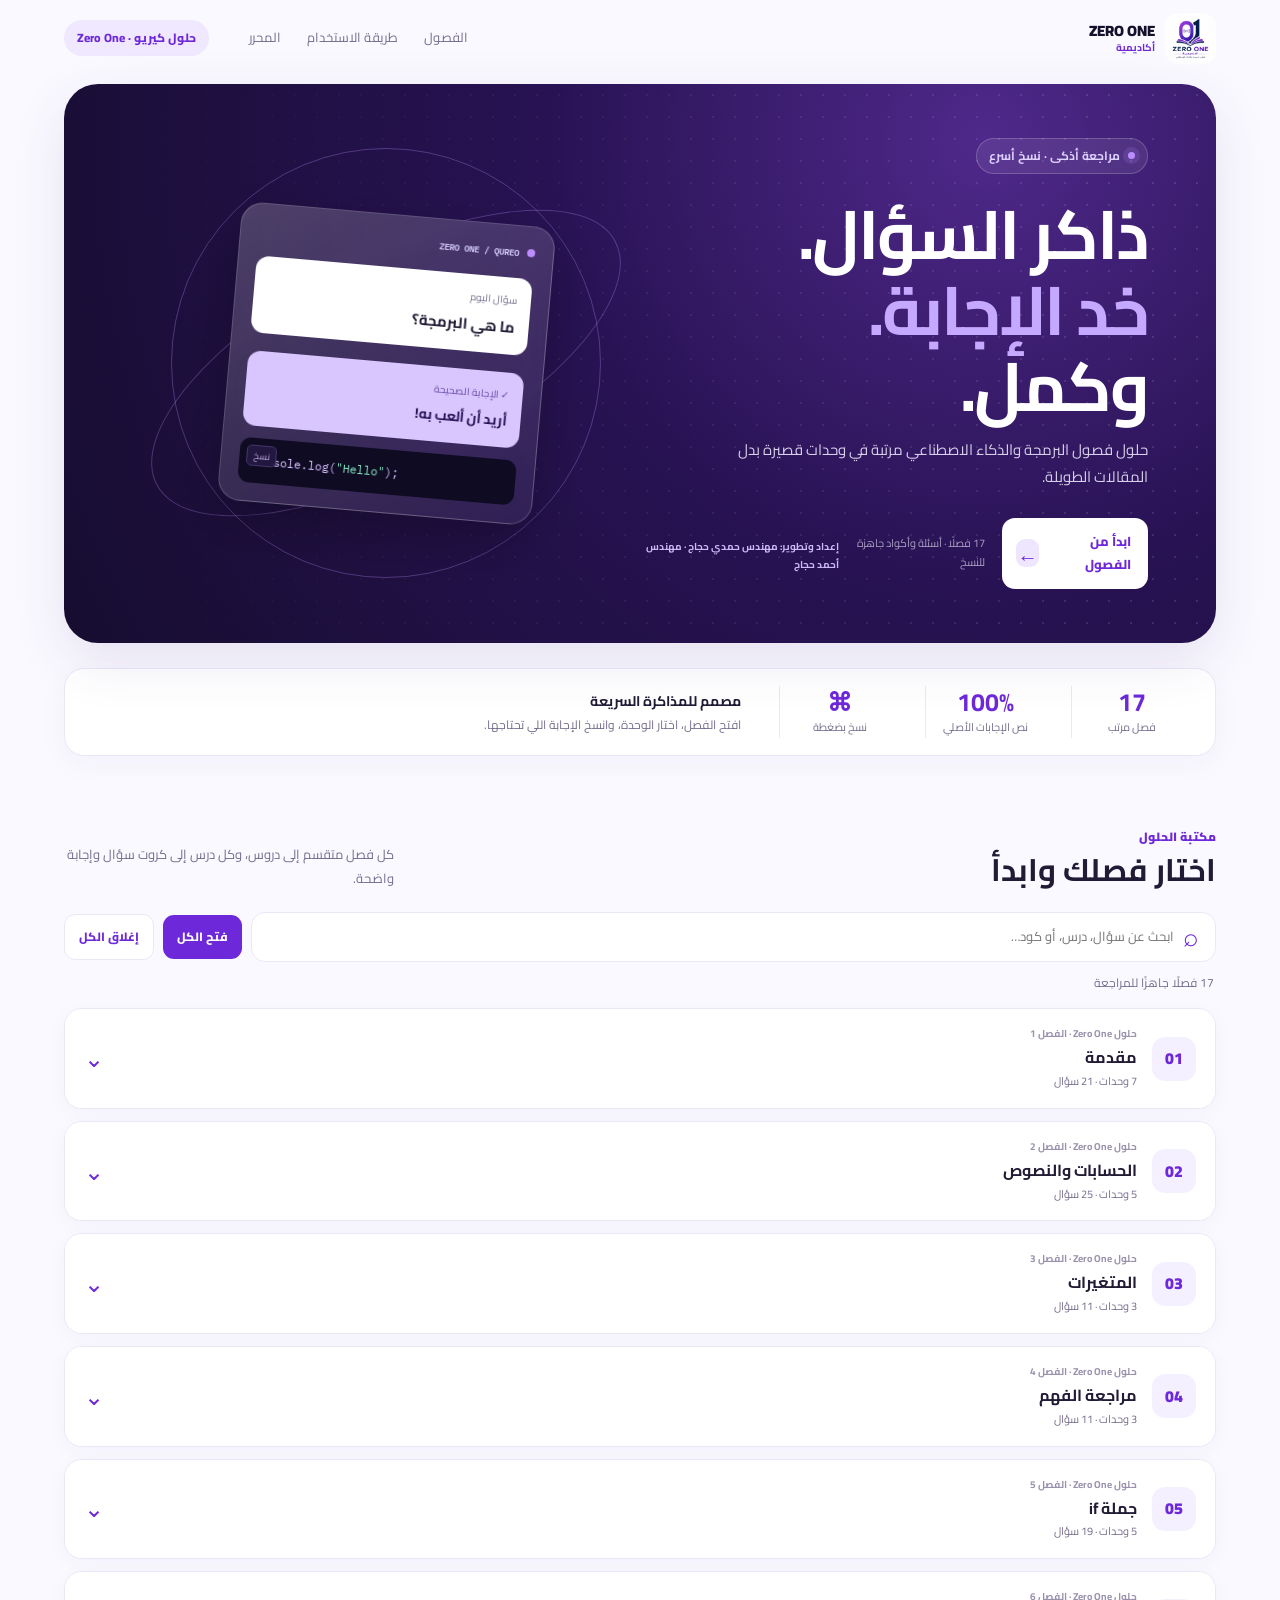
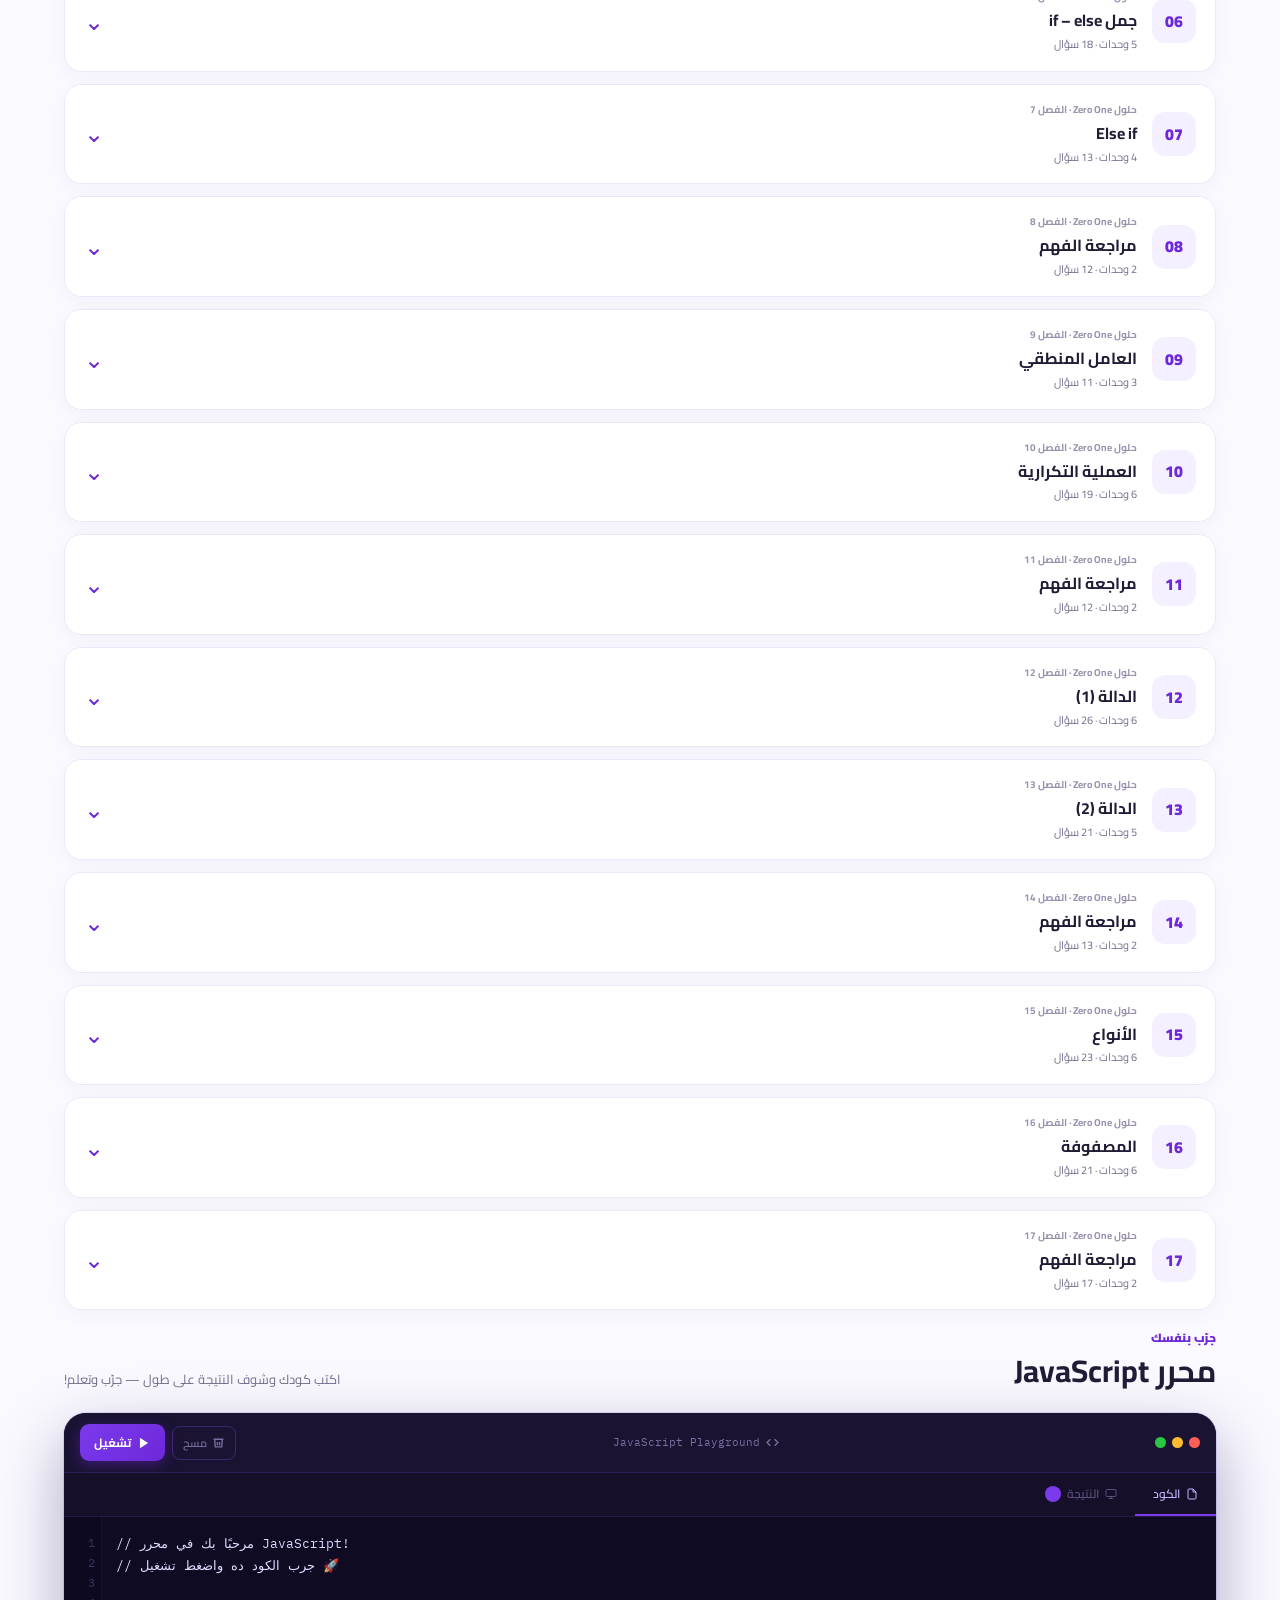
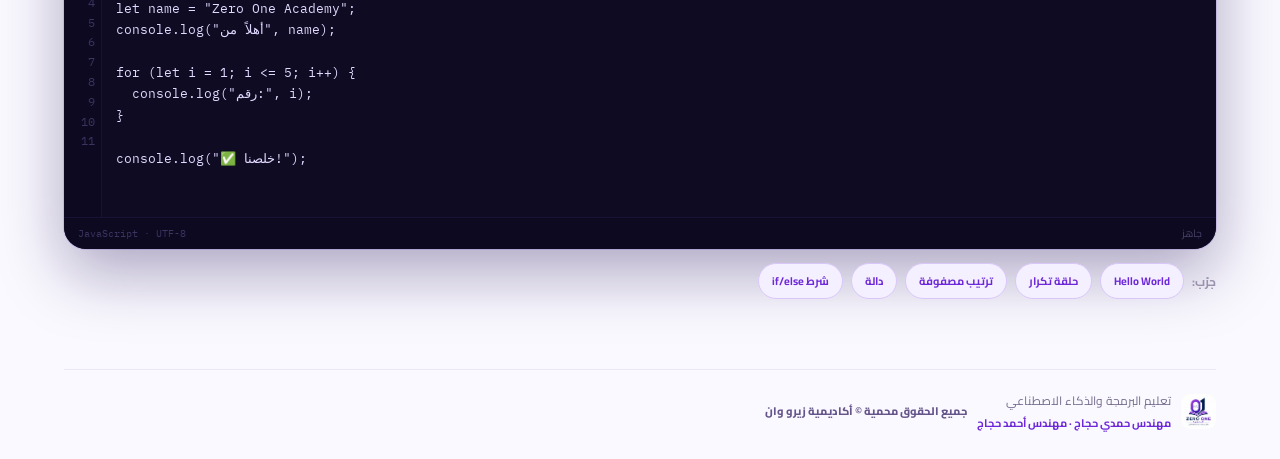
<file: index.html>
﻿<!DOCTYPE html>

<html dir="rtl" lang="ar">

<head>
	<meta charset="utf-8" />
	<meta content="width=device-width, initial-scale=1" name="viewport" />
	<meta content="#6d28d9" name="theme-color" />
	<title>Zero One Academy | حلول كيريو</title>
	<link href="styles.css" rel="stylesheet" />
</head>

<body>
	<main class="app-shell">
		<header class="topbar"><a class="logo-wrap" href="#top"><img alt="Zero One Academy"
					src="zero-one-logo.jpeg" /><span>ZERO ONE<br /><small>أكاديمية</small></span></a>
			<nav><a href="#chapters">الفصول</a><a href="#how">طريقة الاستخدام</a><a href="#playground">المحرر</a></nav>
			<div class="topbar-chip">حلول كيريو · Zero One</div>
		</header>
		<section class="hero" id="top">
			<div class="hero-copy"><span class="pill"><i></i> مراجعة أذكى · نسخ أسرع</span>
				<h1>ذاكر السؤال.<br /><em>خد الإجابة.</em><br />وكمل.</h1>
				<p>حلول فصول البرمجة والذكاء الاصطناعي مرتبة في وحدات قصيرة بدل المقالات الطويلة.</p>
				<div class="hero-actions"><a class="primary-btn" href="#chapters">ابدأ من الفصول <span>←</span></a><span
						class="hero-note">17 فصلًا · أسئلة وأكواد جاهزة للنسخ</span><span class="credit-line">إعداد
						وتطوير: مهندس حمدي حجاج · مهندس أحمد حجاج</span></div>
			</div>
			<div class="hero-visual">
				<div class="orbit orbit-one"></div>
				<div class="orbit orbit-two"></div>
				<div class="study-card">
					<div class="mini-top"><span class="mini-dot"></span><span>ZERO ONE / QUREO</span></div>
					<div class="mini-question"><span>سؤال اليوم</span><strong>ما هي البرمجة؟</strong></div>
					<div class="mini-answer"><span>✓ الإجابة الصحيحة</span><b>أريد أن ألعب به!</b></div>
					<div class="mini-code">console.log(<i>"Hello"</i>);<button>نسخ</button></div>
				</div>
			</div>
		</section>
		<section class="stats" id="how">
			<div><b>17</b><span>فصل مرتب</span></div>
			<div><b>100%</b><span>نص الإجابات الأصلي</span></div>
			<div><b>⌘</b><span>نسخ بضغطة</span></div>
			<div class="stats-text"><strong>مصمم للمذاكرة السريعة</strong><span>افتح الفصل، اختار الوحدة، وانسخ الإجابة
					اللي تحتاجها.</span></div>
		</section>
		<section class="workspace" id="chapters">
			<div class="section-intro">
				<div><span class="section-kicker">مكتبة الحلول</span>
					<h2>اختار فصلك وابدأ</h2>
				</div>
				<p>كل فصل متقسم إلى دروس، وكل درس إلى كروت سؤال وإجابة واضحة.</p>
			</div>
			<div class="toolbar"><label class="search-box"><span>⌕</span><input autocomplete="off" id="searchInput"
						placeholder="ابحث عن سؤال، درس، أو كود…" type="search" /></label><button class="tool-btn"
					id="openAll" type="button">فتح الكل</button><button class="tool-btn light" id="closeAll"
					type="button">إغلاق الكل</button></div>
			<div class="result-count" id="resultCount">17 فصلًا جاهزًا للمراجعة</div>
			<div class="chapters-list">
				<article class="chapter-card" data-chapter="1"
					data-search="مقدمة الدرس 1ما هي البرمجة؟ (١) الدرس 2ما هي البرمجة؟ (٢) الدرس 3كيفية استخدام المحرر الدرس 4وحدة التحكم الدرس 5تعليق الدرس 6التعليق خارج البرنامج مراجعة">
					<button aria-expanded="false" class="chapter-trigger" type="button">
						<span class="chapter-id">01</span><span class="chapter-main"><span class="chapter-kicker">حلول
								Zero One · الفصل 1</span><strong>مقدمة</strong><span class="chapter-meta">7 وحدات · 21
								سؤال</span></span><span class="chapter-chevron">⌄</span>
					</button>
					<div class="chapter-content" hidden="">
						<section class="lesson-panel" data-lesson="الدرس 1ما هي البرمجة؟ (١)">
							<div class="lesson-heading"><span class="lesson-dot">01</span>
								<div><span class="lesson-kicker">وحدة الأسئلة</span>
									<h3>الدرس 1ما هي البرمجة؟ (١)</h3>
								</div><span class="lesson-count">1 سؤال</span>
							</div>
							<div class="qa-grid">
								<article class="qa-card"
									data-search="(انضم إلى ريكي في محادثة! أجب عن أسئلة ريكي.) لنلعب على الكمبيوتر لاحقًا! أريد أن ألعب به!">
									<div class="qa-top"><span class="q-number">س01</span><span
											class="q-label">السؤال</span></div>
									<h4 class="question-text">(انضم إلى ريكي في محادثة! أجب عن أسئلة ريكي.) لنلعب على
										الكمبيوتر لاحقًا!</h4>
									<div class="answer-box">
										<div class="answer-head"><span class="answer-icon">✓</span><strong>الإجابة
												الصحيحة</strong></div>
										<div class="answer-content">
											<div>
												<ul>
													<li><label><span>أريد أن ألعب به!</span></label></li>
												</ul>
											</div>
										</div>
									</div>
								</article>
							</div>
						</section>
						<section class="lesson-panel" data-lesson="الدرس 2ما هي البرمجة؟ (٢)">
							<div class="lesson-heading"><span class="lesson-dot">02</span>
								<div><span class="lesson-kicker">وحدة الأسئلة</span>
									<h3>الدرس 2ما هي البرمجة؟ (٢)</h3>
								</div><span class="lesson-count">1 سؤال</span>
							</div>
							<div class="qa-grid">
								<article class="qa-card"
									data-search="كم عدد لغات البرمجة الموجودة في العالم؟ أكثر من 100 نوع">
									<div class="qa-top"><span class="q-number">س01</span><span
											class="q-label">السؤال</span></div>
									<h4 class="question-text">كم عدد لغات البرمجة الموجودة في العالم؟</h4>
									<div class="answer-box">
										<div class="answer-head"><span class="answer-icon">✓</span><strong>الإجابة
												الصحيحة</strong></div>
										<div class="answer-content">
											<div>
												<ul>
													<li><label><span>أكثر من 100 نوع</span></label><b><br /></b></li>
												</ul>
											</div>
										</div>
									</div>
								</article>
							</div>
						</section>
						<section class="lesson-panel" data-lesson="الدرس 3كيفية استخدام المحرر">
							<div class="lesson-heading"><span class="lesson-dot">03</span>
								<div><span class="lesson-kicker">وحدة الأسئلة</span>
									<h3>الدرس 3كيفية استخدام المحرر</h3>
								</div><span class="lesson-count">2 سؤال</span>
							</div>
							<div class="qa-grid">
								<article class="qa-card"
									data-search='أدخل نفس البرنامج كما في الأسفل. console.log("hello"); نكتب هذا الكود console.log("hello"); ثم نضغط على تشغيل الكود'>
									<div class="qa-top"><span class="q-number">س01</span><span
											class="q-label">السؤال</span></div>
									<h4 class="question-text">أدخل نفس البرنامج كما في الأسفل. console.log("Hello");
									</h4>
									<div class="answer-box">
										<div class="answer-head"><span class="answer-icon">✓</span><strong>الإجابة
												الصحيحة</strong></div>
										<div class="answer-content">
											<div>
												<ul>
													<li><label><label><span>نكتب هذا الكود</span></label></label>
														<pre><code>console.log("Hello");<br/></code></pre>
														<p class="run-instruction">ثم نضغط على تشغيل الكود</p>
														<p><b> </b></p>
													</li>
												</ul>
											</div>
										</div>
									</div>
								</article>
								<article class="qa-card"
									data-search='أدخل نفس البرنامج كما في الأسفل. console.log("good morning"); نكتب هذا الكود console.log("good morning"); ثم نضغط على تشغيل الكود'>
									<div class="qa-top"><span class="q-number">س02</span><span
											class="q-label">السؤال</span></div>
									<h4 class="question-text">أدخل نفس البرنامج كما في الأسفل. console.log("Good
										morning");</h4>
									<div class="answer-box">
										<div class="answer-head"><span class="answer-icon">✓</span><strong>الإجابة
												الصحيحة</strong></div>
										<div class="answer-content">
											<div>
												<ul>
													<li><label><label><span>نكتب هذا الكود</span></label></label>
													</li>
													<li>
														<pre><code>console.log("Good morning");</code></pre>
														<p class="run-instruction">ثم نضغط على تشغيل الكود</p>
													</li>
												</ul>
											</div>
										</div>
									</div>
								</article>
							</div>
						</section>
						<section class="lesson-panel" data-lesson="الدرس 4وحدة التحكم">
							<div class="lesson-heading"><span class="lesson-dot">04</span>
								<div><span class="lesson-kicker">وحدة الأسئلة</span>
									<h3>الدرس 4وحدة التحكم</h3>
								</div><span class="lesson-count">5 سؤال</span>
							</div>
							<div class="qa-grid">
								<article class="qa-card"
									data-search="ماذا تُسمى الشاشة السوداء التي تكتب فيها برنامجك؟ المحرر">
									<div class="qa-top"><span class="q-number">س01</span><span
											class="q-label">السؤال</span></div>
									<h4 class="question-text">ماذا تُسمى الشاشة السوداء التي تكتب فيها برنامجك؟</h4>
									<div class="answer-box">
										<div class="answer-head"><span class="answer-icon">✓</span><strong>الإجابة
												الصحيحة</strong></div>
										<div class="answer-content">
											<div>
												<ul>
													<li><label><span>المحرر</span></label><b></b></li>
												</ul>
											</div>
										</div>
									</div>
								</article>
								<article class="qa-card"
									data-search='أدخل نفس البرنامج كما في الأسفل. console.log("good evening"); نكتب هذا الكود console.log("good evening"); ثم نضغط على تشغيل الكود'>
									<div class="qa-top"><span class="q-number">س02</span><span
											class="q-label">السؤال</span></div>
									<h4 class="question-text">أدخل نفس البرنامج كما في الأسفل. console.log("Good
										evening");</h4>
									<div class="answer-box">
										<div class="answer-head"><span class="answer-icon">✓</span><strong>الإجابة
												الصحيحة</strong></div>
										<div class="answer-content">
											<div>
												<ul>
													<li><label><label><span>نكتب هذا الكود</span></label></label>
													</li>
													<li>
														<pre><code>console.log("Good evening");</code></pre>
														<p class="run-instruction">ثم نضغط على تشغيل الكود</p>
													</li>
												</ul>
											</div>
										</div>
									</div>
								</article>
								<article class="qa-card"
									data-search='أنشئ برنامجك كما يلي: 1. اعرض "good night" في وحدة التحكم نكتب هذا الكود console.log("good night"); ثم نضغط على تشغيل الكود'>
									<div class="qa-top"><span class="q-number">س03</span><span
											class="q-label">السؤال</span></div>
									<h4 class="question-text">أنشئ برنامجك كما يلي: 1. اعرض "Good night" في وحدة التحكم
									</h4>
									<div class="answer-box">
										<div class="answer-head"><span class="answer-icon">✓</span><strong>الإجابة
												الصحيحة</strong></div>
										<div class="answer-content">
											<div>
												<ul>
													<li><label><label><span>نكتب هذا الكود</span></label></label>
													</li>
													<li>
														<pre><code>console.log("Good night");</code></pre>
														<p class="run-instruction">ثم نضغط على تشغيل الكود</p>
													</li>
												</ul>
											</div>
										</div>
									</div>
								</article>
								<article class="qa-card"
									data-search='ابحث عن الأخطاء في برنامجك. بمجرد أن تجد الخطأ، اضغط على "تشغيل الكود". نضغط على تشغيل الكود'>
									<div class="qa-top"><span class="q-number">س04</span><span
											class="q-label">السؤال</span></div>
									<h4 class="question-text">ابحث عن الأخطاء في برنامجك. بمجرد أن تجد الخطأ، اضغط على
										"تشغيل الكود".</h4>
									<div class="answer-box">
										<div class="answer-head"><span class="answer-icon">✓</span><strong>الإجابة
												الصحيحة</strong></div>
										<div class="answer-content">
											<div>
												<p class="run-instruction"><span> نضغط على تشغيل الكود</span></p>
											</div>
										</div>
									</div>
								</article>
								<article class="qa-card"
									data-search='أنشئ برنامجك كما يلي: 1. اعرض "good luck" في وحدة التحكم. نكتب هذا الكود console.log(" good luck "); ثم نضغط على تشغيل الكود'>
									<div class="qa-top"><span class="q-number">س05</span><span
											class="q-label">السؤال</span></div>
									<h4 class="question-text">أنشئ برنامجك كما يلي: 1. اعرض "Good luck" في وحدة التحكم.
									</h4>
									<div class="answer-box">
										<div class="answer-head"><span class="answer-icon">✓</span><strong>الإجابة
												الصحيحة</strong></div>
										<div class="answer-content">
											<div>
												<ul>
													<li><label><label><span>نكتب هذا الكود</span></label></label>
													</li>
													<li>
														<pre><code>console.log("</code>Good luck<code>");</code></pre>
														<p class="run-instruction">ثم نضغط على تشغيل الكود</p>
													</li>
												</ul>
											</div>
										</div>
									</div>
								</article>
							</div>
						</section>
						<section class="lesson-panel" data-lesson="الدرس 5تعليق">
							<div class="lesson-heading"><span class="lesson-dot">05</span>
								<div><span class="lesson-kicker">وحدة الأسئلة</span>
									<h3>الدرس 5تعليق</h3>
								</div><span class="lesson-count">2 سؤال</span>
							</div>
							<div class="qa-grid">
								<article class="qa-card"
									data-search='انقر على "تشغيل الكود" دون تعديل البرنامج. اضغط على تشغيل الكود'>
									<div class="qa-top"><span class="q-number">س01</span><span
											class="q-label">السؤال</span></div>
									<h4 class="question-text">انقر على "تشغيل الكود" دون تعديل البرنامج.</h4>
									<div class="answer-box">
										<div class="answer-head"><span class="answer-icon">✓</span><strong>الإجابة
												الصحيحة</strong></div>
										<div class="answer-content">
											<div>
												<ul>
													<li><span>اضغط على تشغيل الكود</span><b></b></li>
												</ul>
											</div>
										</div>
									</div>
								</article>
								<article class="qa-card"
									data-search="لنعدّل السطر الأول ليصبح نفس البرنامج كما في الأسفل: //when executed, the text is output to the console. نكتب الكود بهذ الشكل //when executed, the text is output to the console. console.log("
									hello"); ثم نضغط على تشغيل الكود">
									<div class="qa-top"><span class="q-number">س02</span><span
											class="q-label">السؤال</span></div>
									<h4 class="question-text">لنعدّل السطر الأول ليصبح نفس البرنامج كما في الأسفل:
										//When executed, the text is output to the console.</h4>
									<div class="answer-box">
										<div class="answer-head"><span class="answer-icon">✓</span><strong>الإجابة
												الصحيحة</strong></div>
										<div class="answer-content">
											<div>
												<ul>
													<li>
														<p>نكتب الكود بهذ الشكل</p>
														<p>//When executed, the text is output to the
															console.<br />console.log("Hello");</p>
													</li>
													<li class="run-instruction">
														<p class="run-instruction">ثم نضغط على تشغيل الكود</p>
													</li>
												</ul>
											</div>
										</div>
									</div>
								</article>
							</div>
						</section>
						<section class="lesson-panel" data-lesson="الدرس 6التعليق خارج البرنامج">
							<div class="lesson-heading"><span class="lesson-dot">06</span>
								<div><span class="lesson-kicker">وحدة الأسئلة</span>
									<h3>الدرس 6التعليق خارج البرنامج</h3>
								</div><span class="lesson-count">4 سؤال</span>
							</div>
							<div class="qa-grid">
								<article class="qa-card"
									data-search='أنشئ برنامجك كما يلي: 1. ضع تعليقًا بالجملة "greetings for the day". نعدل الكود ليصبح بهذا الشكل //greetings for the day. console.log("good morning"); console.log("hello"); console.log("good evening");'>
									<div class="qa-top"><span class="q-number">س01</span><span
											class="q-label">السؤال</span></div>
									<h4 class="question-text">أنشئ برنامجك كما يلي: 1. ضع تعليقًا بالجملة "Greetings for
										the day".</h4>
									<div class="answer-box">
										<div class="answer-head"><span class="answer-icon">✓</span><strong>الإجابة
												الصحيحة</strong></div>
										<div class="answer-content">
											<div>
												<ul>
													<li>
														<p>نعدل الكود ليصبح بهذا الشكل</p>
														<p>//Greetings for the day.<br />console.log("Good
															morning");<br />console.log("Hello");<br />console.log("Good
															evening");</p>
													</li>
												</ul>
											</div>
										</div>
									</div>
								</article>
								<article class="qa-card"
									data-search='لنعدّل السطر الثاني ليصبح نفس البرنامج كما في الأسفل: //console.log("apple"); نعدل الكود ليصبح بهذا الشكل console.log("eggs"); //console.log("apple"); console.log("milk"); ثم نضغط على تشغيل الكود'>
									<div class="qa-top"><span class="q-number">س02</span><span
											class="q-label">السؤال</span></div>
									<h4 class="question-text">لنعدّل السطر الثاني ليصبح نفس البرنامج كما في الأسفل:
										//console.log("Apple");</h4>
									<div class="answer-box">
										<div class="answer-head"><span class="answer-icon">✓</span><strong>الإجابة
												الصحيحة</strong></div>
										<div class="answer-content">
											<div>
												<ul>
													<li>
														<p>نعدل الكود ليصبح بهذا الشكل</p>
														<pre><code>console.log("Eggs");
//console.log("Apple");
console.log("Milk");</code></pre>
													</li>
													<li class="run-instruction">
														<p class="run-instruction">ثم نضغط على تشغيل الكود</p>
														<p> </p>
													</li>
												</ul>
											</div>
										</div>
									</div>
								</article>
								<article class="qa-card"
									data-search='عدّل برنامجك كما يلي: 1. علّق البرنامج الذي يعرض "fish" في وحدة التحكم. نعدل الكود ليصبح بهذا الشكل console.log("lion"); //console.log("fish"); console.log("elephant"); console.log("giraffe"); ثم نضغط على تشغيل الكود'>
									<div class="qa-top"><span class="q-number">س03</span><span
											class="q-label">السؤال</span></div>
									<h4 class="question-text">عدّل برنامجك كما يلي: 1. علّق البرنامج الذي يعرض "Fish" في
										وحدة التحكم.</h4>
									<div class="answer-box">
										<div class="answer-head"><span class="answer-icon">✓</span><strong>الإجابة
												الصحيحة</strong></div>
										<div class="answer-content">
											<div>
												<ul>
													<li>
														<p>نعدل الكود ليصبح بهذا الشكل</p>
														<pre><code>console.log("Lion");
//console.log("Fish");
console.log("Elephant");
console.log("Giraffe");</code></pre>
													</li>
													<li class="run-instruction">
														<p class="run-instruction">ثم نضغط على تشغيل الكود</p>
														<p> </p>
													</li>
												</ul>
											</div>
										</div>
									</div>
								</article>
								<article class="qa-card" data-search="هل يبدو كل شيء جيدًا حتى الآن؟ نعم، ممتاز.">
									<div class="qa-top"><span class="q-number">س04</span><span
											class="q-label">السؤال</span></div>
									<h4 class="question-text">هل يبدو كل شيء جيدًا حتى الآن؟</h4>
									<div class="answer-box">
										<div class="answer-head"><span class="answer-icon">✓</span><strong>الإجابة
												الصحيحة</strong></div>
										<div class="answer-content">
											<div>
												<ul>
													<li><label><span>نعم، ممتاز.</span></label></li>
												</ul>
											</div>
										</div>
									</div>
								</article>
							</div>
						</section>
						<section class="lesson-panel" data-lesson="مراجعة">
							<div class="lesson-heading"><span class="lesson-dot">07</span>
								<div><span class="lesson-kicker">وحدة الأسئلة</span>
									<h3>مراجعة</h3>
								</div><span class="lesson-count">6 سؤال</span>
							</div>
							<div class="qa-grid">
								<article class="qa-card"
									data-search='اختر البرنامج الصحيح لعرض "hello" في وحدة التحكم. console.log("hello");'>
									<div class="qa-top"><span class="q-number">س01</span><span
											class="q-label">السؤال</span></div>
									<h4 class="question-text">اختر البرنامج الصحيح لعرض "Hello" في وحدة التحكم.</h4>
									<div class="answer-box">
										<div class="answer-head"><span class="answer-icon">✓</span><strong>الإجابة
												الصحيحة</strong></div>
										<div class="answer-content">
											<div>
												<div>
													<div><bdi>console.log("Hello");</bdi></div>
												</div>
												<div>
													<div> </div>
												</div>
											</div>
										</div>
									</div>
								</article>
								<article class="qa-card"
									data-search='أنشئ برنامجك كما يلي: 1. اعرض "good morning" في وحدة التحكم. نعدل الكود ليصبح بهذا الشكل console.log("good morning"); ثم نضغط على تشغيل الكود'>
									<div class="qa-top"><span class="q-number">س02</span><span
											class="q-label">السؤال</span></div>
									<h4 class="question-text">أنشئ برنامجك كما يلي: 1. اعرض "Good morning" في وحدة
										التحكم.</h4>
									<div class="answer-box">
										<div class="answer-head"><span class="answer-icon">✓</span><strong>الإجابة
												الصحيحة</strong></div>
										<div class="answer-content">
											<div>
												<ul>
													<li>
														<p>نعدل الكود ليصبح بهذا الشكل</p>
														<pre><code>console.log("Good morning");</code></pre>
													</li>
													<li class="run-instruction">
														<p class="run-instruction">ثم نضغط على تشغيل الكود</p>
														<p> </p>
													</li>
												</ul>
											</div>
										</div>
									</div>
								</article>
								<article class="qa-card"
									data-search='أنشئ برنامجك كما يلي: 1. اعرض "programming" في وحدة التحكم. نكتب الكود دة مكان الاجابة console.log("programming"); ثم نضغط على تشغيل الكود'>
									<div class="qa-top"><span class="q-number">س03</span><span
											class="q-label">السؤال</span></div>
									<h4 class="question-text">أنشئ برنامجك كما يلي: 1. اعرض "Programming" في وحدة
										التحكم.</h4>
									<div class="answer-box">
										<div class="answer-head"><span class="answer-icon">✓</span><strong>الإجابة
												الصحيحة</strong></div>
										<div class="answer-content">
											<div>
												<ul>
													<li>
														<p>نكتب الكود دة مكان الاجابة</p>
														<pre><code>console.log("Programming");</code></pre>
													</li>
													<li class="run-instruction">
														<p class="run-instruction">ثم نضغط على تشغيل الكود</p>
														<p> </p>
													</li>
												</ul>
											</div>
										</div>
									</div>
								</article>
								<article class="qa-card"
									data-search='أنشئ برنامجك كما يلي: 1. اعرض "hello" في وحدة التحكم. نكتب الكود دة مكان الاجابة console.log("hello"); ثم نضغط على تشغيل الكود'>
									<div class="qa-top"><span class="q-number">س04</span><span
											class="q-label">السؤال</span></div>
									<h4 class="question-text">أنشئ برنامجك كما يلي: 1. اعرض "Hello" في وحدة التحكم.</h4>
									<div class="answer-box">
										<div class="answer-head"><span class="answer-icon">✓</span><strong>الإجابة
												الصحيحة</strong></div>
										<div class="answer-content">
											<div>
												<ul>
													<li>
														<p>نكتب الكود دة مكان الاجابة</p>
														<pre><code>console.log("Hello");</code></pre>
													</li>
													<li class="run-instruction">
														<p class="run-instruction">ثم نضغط على تشغيل الكود</p>
														<p> </p>
													</li>
												</ul>
											</div>
										</div>
									</div>
								</article>
								<article class="qa-card"
									data-search="يرجى اختيار الطريقة الصحيحة لكتابة التعليق. //write your comments here.">
									<div class="qa-top"><span class="q-number">س05</span><span
											class="q-label">السؤال</span></div>
									<h4 class="question-text">يرجى اختيار الطريقة الصحيحة لكتابة التعليق.</h4>
									<div class="answer-box">
										<div class="answer-head"><span class="answer-icon">✓</span><strong>الإجابة
												الصحيحة</strong></div>
										<div class="answer-content">
											<div>
												<div>
													<div><bdi>//Write your comments here.</bdi></div>
												</div>
												<div>
													<div> </div>
												</div>
											</div>
										</div>
									</div>
								</article>
								<article class="qa-card"
									data-search="علّق البرنامج بحيث تكون المخرجات كما يلي: hello. my name is cody. نعدل الكود ليصبح بهذا الشكل console.log("
									hello."); console.log("my name is"); //console.log("rick."); console.log("cody.");
									ثم نضغط على تشغيل الكود">
									<div class="qa-top"><span class="q-number">س06</span><span
											class="q-label">السؤال</span></div>
									<h4 class="question-text">علّق البرنامج بحيث تكون المخرجات كما يلي: Hello. My name
										is Cody.</h4>
									<div class="answer-box">
										<div class="answer-head"><span class="answer-icon">✓</span><strong>الإجابة
												الصحيحة</strong></div>
										<div class="answer-content">
											<div>
												<ul>
													<li>
														<p>نعدل الكود ليصبح بهذا الشكل</p>
														<pre><code>console.log("Hello.");
console.log("My name is");
//console.log("Rick.");
console.log("Cody.");</code></pre>
													</li>
													<li class="run-instruction">
														<p class="run-instruction">ثم نضغط على تشغيل الكود</p>
														<p> </p>
													</li>
												</ul>
											</div>
										</div>
									</div>
								</article>
							</div>
						</section>
					</div>
				</article>
				<article class="chapter-card" data-chapter="2"
					data-search="الحسابات والنصوص الدرس 1كيف نعرض في وحدة التحكم الدرس 2طرق الحساب الدرس 3التجميع (١) الدرس 4التجميع (٢) مراجعة">
					<button aria-expanded="false" class="chapter-trigger" type="button">
						<span class="chapter-id">02</span><span class="chapter-main"><span class="chapter-kicker">حلول
								Zero One · الفصل 2</span><strong>الحسابات والنصوص</strong><span class="chapter-meta">5
								وحدات · 25 سؤال</span></span><span class="chapter-chevron">⌄</span>
					</button>
					<div class="chapter-content" hidden="">
						<section class="lesson-panel" data-lesson="الدرس 1كيف نعرض في وحدة التحكم">
							<div class="lesson-heading"><span class="lesson-dot">01</span>
								<div><span class="lesson-kicker">وحدة الأسئلة</span>
									<h3>الدرس 1كيف نعرض في وحدة التحكم</h3>
								</div><span class="lesson-count">5 سؤال</span>
							</div>
							<div class="qa-grid">
								<article class="qa-card"
									data-search="هل تتذكر البرنامج الذي يطبع الأحرف في وحدة التحكم (console)؟ بالطبع!">
									<div class="qa-top"><span class="q-number">س01</span><span
											class="q-label">السؤال</span></div>
									<h4 class="question-text">هل تتذكر البرنامج الذي يطبع الأحرف في وحدة التحكم
										(Console)؟</h4>
									<div class="answer-box">
										<div class="answer-head"><span class="answer-icon">✓</span><strong>الإجابة
												الصحيحة</strong></div>
										<div class="answer-content">
											<div>
												<ul>
													<li><label><span>بالطبع!</span></label></li>
												</ul>
											</div>
										</div>
									</div>
								</article>
								<article class="qa-card"
									data-search="أنشئ برنامجك كما يلي: 1. اعرض ||let's calculate.|| في وحدة التحكم. نكتب هذا الكود console.log(&quot;let's calculate.&quot;); ثم نضغط على تشغيل الكود">
									<div class="qa-top"><span class="q-number">س02</span><span
											class="q-label">السؤال</span></div>
									<h4 class="question-text">أنشئ برنامجك كما يلي: 1. اعرض Let's calculate. في وحدة
										التحكم.</h4>
									<div class="answer-box">
										<div class="answer-head"><span class="answer-icon">✓</span><strong>الإجابة
												الصحيحة</strong></div>
										<div class="answer-content">
											<div>
												<ul>
													<li><label><label><span>نكتب هذا الكود</span></label></label>
														<pre><code>console.log("Let's calculate.");<br/></code></pre>
														<p class="run-instruction">ثم نضغط على تشغيل الكود</p>
													</li>
												</ul>
											</div>
										</div>
									</div>
								</article>
								<article class="qa-card"
									data-search='أدخل نفس البرنامج كما في الأسفل: console.log(||1+1||); نكتب هذا الكود console.log("1+1"); ثم نضغط على تشغيل الكود'>
									<div class="qa-top"><span class="q-number">س03</span><span
											class="q-label">السؤال</span></div>
									<h4 class="question-text">أدخل نفس البرنامج كما في الأسفل: console.log(1+1);</h4>
									<div class="answer-box">
										<div class="answer-head"><span class="answer-icon">✓</span><strong>الإجابة
												الصحيحة</strong></div>
										<div class="answer-content">
											<div>
												<ul>
													<li><label><label><span>نكتب هذا الكود</span></label></label>
														<pre><code>console.log("1+1");<br/></code></pre>
														<p class="run-instruction">ثم نضغط على تشغيل الكود</p>
													</li>
												</ul>
											</div>
										</div>
									</div>
								</article>
								<article class="qa-card"
									data-search="لنعدّل البرنامج ليصبح نفس ما يلي: console.log(1+1); نكتب هذا الكود console.log(1+1); ثم نضغط على تشغيل الكود">
									<div class="qa-top"><span class="q-number">س04</span><span
											class="q-label">السؤال</span></div>
									<h4 class="question-text">لنعدّل البرنامج ليصبح نفس ما يلي: console.log(1+1);</h4>
									<div class="answer-box">
										<div class="answer-head"><span class="answer-icon">✓</span><strong>الإجابة
												الصحيحة</strong></div>
										<div class="answer-content">
											<div>
												<ul>
													<li><label><label><span>نكتب هذا الكود</span></label></label>
														<pre><code>console.log(1+1);<br/></code></pre>
														<p class="run-instruction">ثم نضغط على تشغيل الكود</p>
													</li>
												</ul>
											</div>
										</div>
									</div>
								</article>
								<article class="qa-card"
									data-search="أنشئ برنامجك كما يلي: 1. اجعل الكمبيوتر يحسب 1400+3600 ويعرض نتيجة الحساب في وحدة التحكم. نكتب هذا الكود console.log(1400+3600); ثم نضغط على تشغيل الكود">
									<div class="qa-top"><span class="q-number">س05</span><span
											class="q-label">السؤال</span></div>
									<h4 class="question-text">أنشئ برنامجك كما يلي: 1. اجعل الكمبيوتر يحسب 1400+3600
										ويعرض نتيجة الحساب في وحدة التحكم.</h4>
									<div class="answer-box">
										<div class="answer-head"><span class="answer-icon">✓</span><strong>الإجابة
												الصحيحة</strong></div>
										<div class="answer-content">
											<div>
												<ul>
													<li><label><label><span>نكتب هذا الكود</span></label></label>
														<pre><code>console.log(1400+3600);<br/></code></pre>
														<p class="run-instruction">ثم نضغط على تشغيل الكود</p>
													</li>
												</ul>
											</div>
										</div>
									</div>
								</article>
							</div>
						</section>
						<section class="lesson-panel" data-lesson="الدرس 2طرق الحساب">
							<div class="lesson-heading"><span class="lesson-dot">02</span>
								<div><span class="lesson-kicker">وحدة الأسئلة</span>
									<h3>الدرس 2طرق الحساب</h3>
								</div><span class="lesson-count">5 سؤال</span>
							</div>
							<div class="qa-grid">
								<article class="qa-card"
									data-search="أنشئ برنامجك كما يلي: 1. اجعل الكمبيوتر يحسب 432+345 ويعرض نتيجة الحساب في وحدة التحكم. نكتب هذا الكود console.log(432+345); ثم نضغط على تشغيل الكود">
									<div class="qa-top"><span class="q-number">س01</span><span
											class="q-label">السؤال</span></div>
									<h4 class="question-text">أنشئ برنامجك كما يلي: 1. اجعل الكمبيوتر يحسب 432+345 ويعرض
										نتيجة الحساب في وحدة التحكم.</h4>
									<div class="answer-box">
										<div class="answer-head"><span class="answer-icon">✓</span><strong>الإجابة
												الصحيحة</strong></div>
										<div class="answer-content">
											<div>
												<ul>
													<li><label><label><span>نكتب هذا الكود</span></label></label>
														<pre><code>console.log(432+345);<br/></code></pre>
														<p class="run-instruction">ثم نضغط على تشغيل الكود</p>
													</li>
												</ul>
											</div>
										</div>
									</div>
								</article>
								<article class="qa-card"
									data-search="أنشئ برنامجك كما يلي: 1. اجعل الكمبيوتر يحسب 100-50 ويعرض نتيجة الحساب في وحدة التحكم. نكتب هذا الكود console.log(100-50); ثم نضغط على تشغيل الكود">
									<div class="qa-top"><span class="q-number">س02</span><span
											class="q-label">السؤال</span></div>
									<h4 class="question-text">أنشئ برنامجك كما يلي: 1. اجعل الكمبيوتر يحسب 100-50 ويعرض
										نتيجة الحساب في وحدة التحكم.</h4>
									<div class="answer-box">
										<div class="answer-head"><span class="answer-icon">✓</span><strong>الإجابة
												الصحيحة</strong></div>
										<div class="answer-content">
											<div>
												<ul>
													<li><label><label><span>نكتب هذا الكود</span></label></label>
														<pre><code>console.log(100-50);<br/></code></pre>
														<p class="run-instruction">ثم نضغط على تشغيل الكود</p>
													</li>
												</ul>
											</div>
										</div>
									</div>
								</article>
								<article class="qa-card"
									data-search="أنشئ برنامجك كما يلي: 1. اجعل الكمبيوتر يحسب 5×6 ويعرض نتيجة الحساب في وحدة التحكم. نكتب هذا الكود console.log(5*6); ثم نضغط على تشغيل الكود">
									<div class="qa-top"><span class="q-number">س03</span><span
											class="q-label">السؤال</span></div>
									<h4 class="question-text">أنشئ برنامجك كما يلي: 1. اجعل الكمبيوتر يحسب 5×6 ويعرض
										نتيجة الحساب في وحدة التحكم.</h4>
									<div class="answer-box">
										<div class="answer-head"><span class="answer-icon">✓</span><strong>الإجابة
												الصحيحة</strong></div>
										<div class="answer-content">
											<div>
												<ul>
													<li><label><label><span>نكتب هذا الكود</span></label></label>
														<pre><code>console.log(5*6);<br/></code></pre>
														<p class="run-instruction">ثم نضغط على تشغيل الكود</p>
													</li>
												</ul>
											</div>
										</div>
									</div>
								</article>
								<article class="qa-card"
									data-search="أنشئ برنامجك كما يلي: 1. اجعل الكمبيوتر يحسب 10÷5 ويعرض نتيجة الحساب في وحدة التحكم. نكتب هذا الكود console.log(10/5); ثم نضغط على تشغيل الكود">
									<div class="qa-top"><span class="q-number">س04</span><span
											class="q-label">السؤال</span></div>
									<h4 class="question-text">أنشئ برنامجك كما يلي: 1. اجعل الكمبيوتر يحسب 10÷5 ويعرض
										نتيجة الحساب في وحدة التحكم.</h4>
									<div class="answer-box">
										<div class="answer-head"><span class="answer-icon">✓</span><strong>الإجابة
												الصحيحة</strong></div>
										<div class="answer-content">
											<div>
												<ul>
													<li><label><label><span>نكتب هذا الكود</span></label></label>
														<pre><code>console.log(10/5);<br/></code></pre>
														<p class="run-instruction">ثم نضغط على تشغيل الكود</p>
													</li>
												</ul>
											</div>
										</div>
									</div>
								</article>
								<article class="qa-card"
									data-search="نشئ برنامجك كما يلي: 1. اجعل الكمبيوتر يحسب 10000000000 × 10000000000 ويعرض نتيجة الحساب في وحدة التحكم. نكتب هذا الكود console.log(10000000000*10000000000); ثم نضغط على تشغيل الكود">
									<div class="qa-top"><span class="q-number">س05</span><span
											class="q-label">السؤال</span></div>
									<h4 class="question-text">نشئ برنامجك كما يلي: 1. اجعل الكمبيوتر يحسب 10000000000 ×
										10000000000 ويعرض نتيجة الحساب في وحدة التحكم.</h4>
									<div class="answer-box">
										<div class="answer-head"><span class="answer-icon">✓</span><strong>الإجابة
												الصحيحة</strong></div>
										<div class="answer-content">
											<div>
												<ul>
													<li><label><label><span>نكتب هذا الكود</span></label></label>
														<pre><code>console.log(10000000000*10000000000);<br/></code></pre>
														<p class="run-instruction">ثم نضغط على تشغيل الكود</p>
													</li>
												</ul>
											</div>
										</div>
									</div>
								</article>
							</div>
						</section>
						<section class="lesson-panel" data-lesson="الدرس 3التجميع (١)">
							<div class="lesson-heading"><span class="lesson-dot">03</span>
								<div><span class="lesson-kicker">وحدة الأسئلة</span>
									<h3>الدرس 3التجميع (١)</h3>
								</div><span class="lesson-count">4 سؤال</span>
							</div>
							<div class="qa-grid">
								<article class="qa-card"
									data-search='انقر على "تشغيل الكود" دون تعديل البرنامج. وحدة النقود المستخدمة في الدرس هي "codycoins". نضغط على تشغيل الكود'>
									<div class="qa-top"><span class="q-number">س01</span><span
											class="q-label">السؤال</span></div>
									<h4 class="question-text">انقر على "تشغيل الكود" دون تعديل البرنامج. وحدة النقود
										المستخدمة في الدرس هي "codycoins".</h4>
									<div class="answer-box">
										<div class="answer-head"><span class="answer-icon">✓</span><strong>الإجابة
												الصحيحة</strong></div>
										<div class="answer-content">
											<div>
												<ul>
													<li class="run-instruction">
														<label><label></label></label><code> نضغط على تشغيل الكود</code>
														<p><b> </b></p>
													</li>
												</ul>
											</div>
										</div>
									</div>
								</article>
								<article class="qa-card"
									data-search='دخل نفس البرنامج كما في الأسفل. وحدة النقود المستخدمة في الدرس هي "codycoins". console.log("set of 2 coffees " + (250 * 2) + " codycoins"); المطلوب هنا نكتب في الاماكن المحددة علامتي + + ليصبح الكود console.log("set of 2 coffees " + (250 * 2) + " codycoins"); ثم نضغط على تشغيل الكود'>
									<div class="qa-top"><span class="q-number">س02</span><span
											class="q-label">السؤال</span></div>
									<h4 class="question-text">دخل نفس البرنامج كما في الأسفل. وحدة النقود المستخدمة في
										الدرس هي "codycoins". console.log("Set of 2 coffees " + (250 * 2) + "
										codycoins");</h4>
									<div class="answer-box">
										<div class="answer-head"><span class="answer-icon">✓</span><strong>الإجابة
												الصحيحة</strong></div>
										<div class="answer-content">
											<div>
												<ul>
													<li>
														<p>المطلوب هنا نكتب في الاماكن المحددة علامتي + +<br />ليصبح
															الكود</p>
														<pre><code>console.log("Set of 2 coffees " + (250 * 2) + " codycoins");</code></pre>
														<p class="run-instruction"><span>ثم نضغط على تشغيل الكود</span>
														</p>
													</li>
												</ul>
											</div>
										</div>
									</div>
								</article>
								<article class="qa-card"
									data-search='أدخل نفس البرنامج كما في الأسفل. وحدة النقود المستخدمة في الدرس هي "codycoins". console.log("set of 2 coffees " + (250 * 2) + " codycoins"); المطلوب هنا نكتب في المكان المحدد (250 * 2) ليصبح الكود console.log("set of 2 coffees " + (250 * 2) + " codycoins"); ثم نضغط على تشغيل الكود'>
									<div class="qa-top"><span class="q-number">س03</span><span
											class="q-label">السؤال</span></div>
									<h4 class="question-text">أدخل نفس البرنامج كما في الأسفل. وحدة النقود المستخدمة في
										الدرس هي "codycoins". console.log("Set of 2 coffees " + (250 * 2) + "
										codycoins");</h4>
									<div class="answer-box">
										<div class="answer-head"><span class="answer-icon">✓</span><strong>الإجابة
												الصحيحة</strong></div>
										<div class="answer-content">
											<div>
												<ul>
													<li>
														<p>المطلوب هنا نكتب في المكان المحدد (250 * 2)</p>
														<p>ليصبح الكود</p>
														<div>
															<pre><code>console.log("Set of 2 coffees " + (250 * 2) + " codycoins");</code></pre>
														</div>
														<p class="run-instruction"><span>ثم نضغط على تشغيل الكود</span>
														</p>
													</li>
												</ul>
											</div>
										</div>
									</div>
								</article>
								<article class="qa-card"
									data-search='انقر على "تشغيل الكود" دون تعديل البرنامج. نضغط على تشغيل الكود'>
									<div class="qa-top"><span class="q-number">س04</span><span
											class="q-label">السؤال</span></div>
									<h4 class="question-text">انقر على "تشغيل الكود" دون تعديل البرنامج.</h4>
									<div class="answer-box">
										<div class="answer-head"><span class="answer-icon">✓</span><strong>الإجابة
												الصحيحة</strong></div>
										<div class="answer-content">
											<div>
												<ul>
													<li class="run-instruction">
														<label><label></label></label><code> نضغط على تشغيل الكود</code>
														<p><b> </b></p>
													</li>
												</ul>
											</div>
										</div>
									</div>
								</article>
							</div>
						</section>
						<section class="lesson-panel" data-lesson="الدرس 4التجميع (٢)">
							<div class="lesson-heading"><span class="lesson-dot">04</span>
								<div><span class="lesson-kicker">وحدة الأسئلة</span>
									<h3>الدرس 4التجميع (٢)</h3>
								</div><span class="lesson-count">4 سؤال</span>
							</div>
							<div class="qa-grid">
								<article class="qa-card"
									data-search="أكمل السطر الثاني من البرنامج كما في الأسفل: console.log(||set of 2 coffees || + (250 * 2) + || codycoins||); console.log(||set of 3 coffees || + (250 * 3) + || codycoins||); نكتب فى المكان المحدد فى الكود + (250 * 3) + ثم نضغط على تشغيل الكود">
									<div class="qa-top"><span class="q-number">س01</span><span
											class="q-label">السؤال</span></div>
									<h4 class="question-text">أكمل السطر الثاني من البرنامج كما في الأسفل:
										console.log(Set of 2 coffees + (250 * 2) + codycoins); console.log(Set of 3
										coffees + (250 * 3) + codycoins);</h4>
									<div class="answer-box">
										<div class="answer-head"><span class="answer-icon">✓</span><strong>الإجابة
												الصحيحة</strong></div>
										<div class="answer-content">
											<div>
												<ul>
													<li><label><label><span>نكتب فى المكان المحدد فى الكود + (250 * 3)
																	+</span></label></label>
														<p class="run-instruction">ثم نضغط على تشغيل الكود</p>
													</li>
												</ul>
											</div>
										</div>
									</div>
								</article>
								<article class="qa-card"
									data-search="أكمل البرنامج كما في الأسفل: console.log(||one muffin || + (320 * 1) + || codycoins||); نكتب فى المكان المحدد فى الكود + (320 * 1) + ثم نضغط على تشغيل الكود">
									<div class="qa-top"><span class="q-number">س02</span><span
											class="q-label">السؤال</span></div>
									<h4 class="question-text">أكمل البرنامج كما في الأسفل: console.log(One muffin + (320
										* 1) + codycoins);</h4>
									<div class="answer-box">
										<div class="answer-head"><span class="answer-icon">✓</span><strong>الإجابة
												الصحيحة</strong></div>
										<div class="answer-content">
											<div>
												<ul>
													<li><label><label><span>نكتب فى المكان المحدد فى الكود + (320 * 1)
																	+</span></label></label>
														<p class="run-instruction">ثم نضغط على تشغيل الكود</p>
													</li>
												</ul>
											</div>
										</div>
									</div>
								</article>
								<article class="qa-card"
									data-search="أنشئ برنامجك كما يلي: 1. اعرض ||two muffins 640 codycoins|| في وحدة التحكم. (ولكن اجعل الكمبيوتر يحسب 320 × 2 (صيغة حساب سعر المافن × عدد المافن) ليظهر 640). نكتب فى المكان المحدد فى الكود "
									+ (320 * 2) + "
									ثم نضغط على تشغيل الكود">
									<div class="qa-top"><span class="q-number">س03</span><span
											class="q-label">السؤال</span></div>
									<h4 class="question-text">أنشئ برنامجك كما يلي: 1. اعرض Two muffins 640 codycoins في
										وحدة التحكم. (ولكن اجعل الكمبيوتر يحسب 320 × 2 (صيغة حساب سعر المافن × عدد
										المافن) ليظهر 640).</h4>
									<div class="answer-box">
										<div class="answer-head"><span class="answer-icon">✓</span><strong>الإجابة
												الصحيحة</strong></div>
										<div class="answer-content">
											<div>
												<ul>
													<li><label><label><span>نكتب فى المكان المحدد فى الكود <b>" + (320 *
																		2) + "<br /></b></span></label></label>
														<p class="run-instruction">ثم نضغط على تشغيل الكود</p>
													</li>
												</ul>
											</div>
										</div>
									</div>
								</article>
								<article class="qa-card" data-search="هل تستمتع حتى الآن؟ إنه ممتع جداً!">
									<div class="qa-top"><span class="q-number">س04</span><span
											class="q-label">السؤال</span></div>
									<h4 class="question-text">هل تستمتع حتى الآن؟</h4>
									<div class="answer-box">
										<div class="answer-head"><span class="answer-icon">✓</span><strong>الإجابة
												الصحيحة</strong></div>
										<div class="answer-content">
											<div>
												<ul>
													<li><label><span>إنه ممتع جداً!</span></label>
														<p><b> </b></p>
													</li>
												</ul>
											</div>
										</div>
									</div>
								</article>
							</div>
						</section>
						<section class="lesson-panel" data-lesson="مراجعة">
							<div class="lesson-heading"><span class="lesson-dot">05</span>
								<div><span class="lesson-kicker">وحدة الأسئلة</span>
									<h3>مراجعة</h3>
								</div><span class="lesson-count">7 سؤال</span>
							</div>
							<div class="qa-grid">
								<article class="qa-card"
									data-search="اختر البرنامج الصحيح لعرض نتيجة حساب 50+100 في وحدة التحكم. console.log(50 + 100);">
									<div class="qa-top"><span class="q-number">س01</span><span
											class="q-label">السؤال</span></div>
									<h4 class="question-text">اختر البرنامج الصحيح لعرض نتيجة حساب 50+100 في وحدة
										التحكم.</h4>
									<div class="answer-box">
										<div class="answer-head"><span class="answer-icon">✓</span><strong>الإجابة
												الصحيحة</strong></div>
										<div class="answer-content">
											<div>
												<div>
													<div>console.log(50 + 100);</div>
												</div>
												<div>
													<div> </div>
												</div>
											</div>
										</div>
									</div>
								</article>
								<article class="qa-card" data-search="اختر الرمز الصحيح للقسمة المستخدم في البرنامج. /">
									<div class="qa-top"><span class="q-number">س02</span><span
											class="q-label">السؤال</span></div>
									<h4 class="question-text">اختر الرمز الصحيح للقسمة المستخدم في البرنامج.</h4>
									<div class="answer-box">
										<div class="answer-head"><span class="answer-icon">✓</span><strong>الإجابة
												الصحيحة</strong></div>
										<div class="answer-content">
											<div>
												<ul>
													<li>
														<p>/</p>
													</li>
												</ul>
											</div>
										</div>
									</div>
								</article>
								<article class="qa-card"
									data-search="اجعل الكمبيوتر يحسب 19+40 ويعرض نتيجة الحساب في وحدة التحكم. نكتب الكود دة مكان الاجابة console.log(19+40); ثم نضغط على تشغيل الكود">
									<div class="qa-top"><span class="q-number">س03</span><span
											class="q-label">السؤال</span></div>
									<h4 class="question-text">اجعل الكمبيوتر يحسب 19+40 ويعرض نتيجة الحساب في وحدة
										التحكم.</h4>
									<div class="answer-box">
										<div class="answer-head"><span class="answer-icon">✓</span><strong>الإجابة
												الصحيحة</strong></div>
										<div class="answer-content">
											<div>
												<ul>
													<li>
														<p>نكتب الكود دة مكان الاجابة</p>
														<pre><code>console.log(19+40);</code></pre>
													</li>
													<li class="run-instruction">
														<p class="run-instruction">ثم نضغط على تشغيل الكود</p>
														<p> </p>
													</li>
												</ul>
											</div>
										</div>
									</div>
								</article>
								<article class="qa-card"
									data-search="اجعل الكمبيوتر يحسب 7-2 ويعرض نتيجة الحساب في وحدة التحكم. نكتب الكود دة مكان الاجابة console.log(7-2); ثم نضغط على تشغيل الكود">
									<div class="qa-top"><span class="q-number">س04</span><span
											class="q-label">السؤال</span></div>
									<h4 class="question-text">اجعل الكمبيوتر يحسب 7-2 ويعرض نتيجة الحساب في وحدة التحكم.
									</h4>
									<div class="answer-box">
										<div class="answer-head"><span class="answer-icon">✓</span><strong>الإجابة
												الصحيحة</strong></div>
										<div class="answer-content">
											<div>
												<ul>
													<li>
														<p>نكتب الكود دة مكان الاجابة</p>
														<pre><code>console.log(7-2);</code></pre>
													</li>
													<li class="run-instruction">
														<p class="run-instruction">ثم نضغط على تشغيل الكود</p>
														<p> </p>
													</li>
												</ul>
											</div>
										</div>
									</div>
								</article>
								<article class="qa-card"
									data-search="اجعل الكمبيوتر يحسب 15 ÷ 5 ويعرض نتيجة الحساب في وحدة التحكم. نكتب الكود دة مكان الاجابة console.log(15/5); ثم نضغط على تشغيل الكود">
									<div class="qa-top"><span class="q-number">س05</span><span
											class="q-label">السؤال</span></div>
									<h4 class="question-text">اجعل الكمبيوتر يحسب 15 ÷ 5 ويعرض نتيجة الحساب في وحدة
										التحكم.</h4>
									<div class="answer-box">
										<div class="answer-head"><span class="answer-icon">✓</span><strong>الإجابة
												الصحيحة</strong></div>
										<div class="answer-content">
											<div>
												<ul>
													<li>
														<p>نكتب الكود دة مكان الاجابة</p>
														<pre><code>console.log(15/5);</code></pre>
													</li>
													<li class="run-instruction">
														<p class="run-instruction">ثم نضغط على تشغيل الكود</p>
														<p> </p>
													</li>
												</ul>
											</div>
										</div>
									</div>
								</article>
								<article class="qa-card"
									data-search='اختر البرنامج الصحيح لعرض "today is the 17th. 7 days ago was the 10th." في وحدة التحكم. console.log("today is the 17th.7 days ago was the " + (17 – 7) + "th.");'>
									<div class="qa-top"><span class="q-number">س06</span><span
											class="q-label">السؤال</span></div>
									<h4 class="question-text">اختر البرنامج الصحيح لعرض "Today is the 17th. 7 days ago
										was the 10th." في وحدة التحكم.</h4>
									<div class="answer-box">
										<div class="answer-head"><span class="answer-icon">✓</span><strong>الإجابة
												الصحيحة</strong></div>
										<div class="answer-content">
											<div>
												<pre><code>console.log("Today is the 17th.7 days ago was the " + (17 – 7) + "th.");</code></pre>
											</div>
										</div>
									</div>
								</article>
								<article class="qa-card"
									data-search='اجعل الكمبيوتر يحسب 2*5 ويعرض "the answer is 10." في وحدة التحكم. نكتب الكود دة مكان الاجابة console.log("the answer is " + (2*5) + "."); ثم نضغط على تشغيل الكود'>
									<div class="qa-top"><span class="q-number">س07</span><span
											class="q-label">السؤال</span></div>
									<h4 class="question-text">اجعل الكمبيوتر يحسب 2*5 ويعرض "The answer is 10." في وحدة
										التحكم.</h4>
									<div class="answer-box">
										<div class="answer-head"><span class="answer-icon">✓</span><strong>الإجابة
												الصحيحة</strong></div>
										<div class="answer-content">
											<div>
												<ul>
													<li>
														<p>نكتب الكود دة مكان الاجابة</p>
														<pre><code>console.log("The answer is " + (2*5) + ".");</code></pre>
													</li>
													<li class="run-instruction">
														<p class="run-instruction">ثم نضغط على تشغيل الكود</p>
														<p> </p>
													</li>
												</ul>
											</div>
										</div>
									</div>
								</article>
							</div>
						</section>
					</div>
				</article>
				<article class="chapter-card" data-chapter="3"
					data-search="المتغيرات الدرس 1الإعلانات والإسنادات الدرس 2تدريب على المتغيّرات مراجعة">
					<button aria-expanded="false" class="chapter-trigger" type="button">
						<span class="chapter-id">03</span><span class="chapter-main"><span class="chapter-kicker">حلول
								Zero One · الفصل 3</span><strong>المتغيرات</strong><span class="chapter-meta">3 وحدات ·
								11 سؤال</span></span><span class="chapter-chevron">⌄</span>
					</button>
					<div class="chapter-content" hidden="">
						<section class="lesson-panel" data-lesson="الدرس 1الإعلانات والإسنادات">
							<div class="lesson-heading"><span class="lesson-dot">01</span>
								<div><span class="lesson-kicker">وحدة الأسئلة</span>
									<h3>الدرس 1الإعلانات والإسنادات</h3>
								</div><span class="lesson-count">2 سؤال</span>
							</div>
							<div class="qa-grid">
								<article class="qa-card"
									data-search="1- أنشئ برنامجًا لعرض قيمة المتغيّر fish في وحدة التحكم. أدخل نفس البرنامج كما في الأسفل. console.log(fish); نكتب هذا الكود فى المكان الفارغ فى الكود فى السطر الخامس console.log(fish); ثم نضغط على تشغيل الكود">
									<div class="qa-top"><span class="q-number">س01</span><span
											class="q-label">السؤال</span></div>
									<h4 class="question-text">1- أنشئ برنامجًا لعرض قيمة المتغيّر fish في وحدة التحكم.
										أدخل نفس البرنامج كما في الأسفل. console.log(fish);</h4>
									<div class="answer-box">
										<div class="answer-head"><span class="answer-icon">✓</span><strong>الإجابة
												الصحيحة</strong></div>
										<div class="answer-content">
											<div>
												<ul>
													<li><label><label><span>نكتب هذا الكود فى المكان الفارغ فى الكود فى
																	السطر الخامس</span></label></label>
													</li>
													<li>
														<div>
															<pre><code>console.log(fish);</code></pre>
														</div>
														<p class="run-instruction">ثم نضغط على تشغيل الكود</p>
														<p> </p>
													</li>
												</ul>
											</div>
										</div>
									</div>
								</article>
								<article class="qa-card"
									data-search='2- أنشئ برنامجًا يعرض "fish" في وحدة التحكم. أدخل نفس البرنامج كما في الأسفل. console.log("fish"); نكتب هذا الكود فى المكان الفارغ فى الكود فى السطر الخامس console.log("fish"); ثم نضغط على تشغيل الكود'>
									<div class="qa-top"><span class="q-number">س02</span><span
											class="q-label">السؤال</span></div>
									<h4 class="question-text">2- أنشئ برنامجًا يعرض "fish" في وحدة التحكم. أدخل نفس
										البرنامج كما في الأسفل. console.log("fish");</h4>
									<div class="answer-box">
										<div class="answer-head"><span class="answer-icon">✓</span><strong>الإجابة
												الصحيحة</strong></div>
										<div class="answer-content">
											<div>
												<ul>
													<li><label><label><span>نكتب هذا الكود فى المكان الفارغ فى الكود فى
																	السطر الخامس</span></label></label>
													</li>
													<li>
														<div>
															<div>
																<pre><code>console.log("fish");</code></pre>
															</div>
														</div>
														<p class="run-instruction">ثم نضغط على تشغيل الكود</p>
														<p> </p>
													</li>
												</ul>
											</div>
										</div>
									</div>
								</article>
							</div>
						</section>
						<section class="lesson-panel" data-lesson="الدرس 2تدريب على المتغيّرات">
							<div class="lesson-heading"><span class="lesson-dot">02</span>
								<div><span class="lesson-kicker">وحدة الأسئلة</span>
									<h3>الدرس 2تدريب على المتغيّرات</h3>
								</div><span class="lesson-count">3 سؤال</span>
							</div>
							<div class="qa-grid">
								<article class="qa-card" data-search="1- أعلن المتغيّر fish، وأسند له 0، ثم أسند له fish + 8، ثم أسند له fish + 12، وأنشئ برنامجًا لعرض قيمة المتغيّر في وحدة التحكم. أدخل نفس البرنامج كما في الأسفل. let fish; fish = 0; fish = fish + 8; fish = fish + 12; console.log(fish); نكتب الكود التالى let fish;
fish = 0;
fish = fish + 8;
fish = fish + 12;
console.log(fish); ونضغط على تشغيل الكود">
									<div class="qa-top"><span class="q-number">س01</span><span
											class="q-label">السؤال</span></div>
									<h4 class="question-text">1- أعلن المتغيّر fish، وأسند له 0، ثم أسند له fish + 8، ثم
										أسند له fish + 12، وأنشئ برنامجًا لعرض قيمة المتغيّر في وحدة التحكم. أدخل نفس
										البرنامج كما في الأسفل. let fish; fish = 0; fish = fish + 8; fish = fish + 12;
										console.log(fish);</h4>
									<div class="answer-box">
										<div class="answer-head"><span class="answer-icon">✓</span><strong>الإجابة
												الصحيحة</strong></div>
										<div class="answer-content">
											<div>
												<ul>
													<li><label><span>نكتب الكود التالى</span></label><b><br /></b></li>
													<li>
														<pre><code>let fish;
fish = 0;
fish = fish + 8;
fish = fish + 12;
console.log(fish);<br/><br/></code></pre>
														<p class="run-instruction">ثم نضغط على تشغيل الكود</p>
													</li>
												</ul>
											</div>
										</div>
									</div>
								</article>
								<article class="qa-card"
									data-search="2- أنشئ برنامجك كما يلي: 1. أعلن المتغيّر apple 2. أسند 0 إلى المتغيّر apple 3. أسند قيمة 5 مضافة إلى apple 4. أسند قيمة 8 مضافة إلى apple 5. اعرض قيمة apple في وحدة التحكم نكتب الكود التالى let apple; apple = 0; apple = apple + 5; apple = apple + 8; console.log(apple); ونضغط على تشغيل الكود">
									<div class="qa-top"><span class="q-number">س02</span><span
											class="q-label">السؤال</span></div>
									<h4 class="question-text">2- أنشئ برنامجك كما يلي: 1. أعلن المتغيّر apple 2. أسند 0
										إلى المتغيّر apple 3. أسند قيمة 5 مضافة إلى apple 4. أسند قيمة 8 مضافة إلى apple
										5. اعرض قيمة apple في وحدة التحكم</h4>
									<div class="answer-box">
										<div class="answer-head"><span class="answer-icon">✓</span><strong>الإجابة
												الصحيحة</strong></div>
										<div class="answer-content">
											<div>
												<ul>
													<li><label><span>نكتب الكود التالى</span></label><b><br /></b></li>
													<li>
														<pre><code>let apple;<br/>apple = 0;<br/>apple = apple + 5;<br/>apple = apple + 8;<br/>console.log(apple);<br/><br/></code></pre>
														<p class="run-instruction">ثم نضغط على تشغيل الكود</p>
													</li>
												</ul>
											</div>
										</div>
									</div>
								</article>
								<article class="qa-card"
									data-search="3- أنشئ برنامجك كما يلي: 1. أعلن المتغيّر allowance 2. أسند 700 إلى allowance 3. أسند 1500 إلى allowance 4. اعرض قيمة allowance في وحدة التحكم نكتب الكود التالى let allowance; allowance = 700; allowance = allowance + 1500; console.log(allowance); ونضغط على تشغيل الكود">
									<div class="qa-top"><span class="q-number">س03</span><span
											class="q-label">السؤال</span></div>
									<h4 class="question-text">3- أنشئ برنامجك كما يلي: 1. أعلن المتغيّر allowance 2.
										أسند 700 إلى allowance 3. أسند 1500 إلى allowance 4. اعرض قيمة allowance في وحدة
										التحكم</h4>
									<div class="answer-box">
										<div class="answer-head"><span class="answer-icon">✓</span><strong>الإجابة
												الصحيحة</strong></div>
										<div class="answer-content">
											<div>
												<ul>
													<li><label><span>نكتب الكود التالى</span></label><b><br /></b></li>
													<li>
														<pre><code>let allowance;<br/>allowance = 700;<br/>allowance = allowance + 1500;<br/>console.log(allowance);<br/><br/></code></pre>
														<p class="run-instruction">ثم نضغط على تشغيل الكود</p>
														<p> </p>
													</li>
												</ul>
											</div>
										</div>
									</div>
								</article>
							</div>
						</section>
						<section class="lesson-panel" data-lesson="مراجعة">
							<div class="lesson-heading"><span class="lesson-dot">03</span>
								<div><span class="lesson-kicker">وحدة الأسئلة</span>
									<h3>مراجعة</h3>
								</div><span class="lesson-count">6 سؤال</span>
							</div>
							<div class="qa-grid">
								<article class="qa-card"
									data-search="1- اختر البرنامج الصحيح لإعلان المتغيّر score. let score;">
									<div class="qa-top"><span class="q-number">س01</span><span
											class="q-label">السؤال</span></div>
									<h4 class="question-text">1- اختر البرنامج الصحيح لإعلان المتغيّر score.</h4>
									<div class="answer-box">
										<div class="answer-head"><span class="answer-icon">✓</span><strong>الإجابة
												الصحيحة</strong></div>
										<div class="answer-content">
											<div>
												<div>
													<div>
														<div>
															<div><bdi>let score;</bdi></div>
														</div>
														<div>
															<div> </div>
														</div>
													</div>
												</div>
												<div>
													<div> </div>
												</div>
											</div>
										</div>
									</div>
								</article>
								<article class="qa-card"
									data-search="2- اختر البرنامج الصحيح لعرض قيمة المتغيّر score في وحدة التحكم. تم بالفعل إعلان المتغيّر score وإسناد قيمة له. console.log(score);">
									<div class="qa-top"><span class="q-number">س02</span><span
											class="q-label">السؤال</span></div>
									<h4 class="question-text">2- اختر البرنامج الصحيح لعرض قيمة المتغيّر score في وحدة
										التحكم. تم بالفعل إعلان المتغيّر score وإسناد قيمة له.</h4>
									<div class="answer-box">
										<div class="answer-head"><span class="answer-icon">✓</span><strong>الإجابة
												الصحيحة</strong></div>
										<div class="answer-content">
											<div>
												<pre><code>console.log(score);</code></pre>
												<ul>
													<li>
														<p> </p>
													</li>
												</ul>
											</div>
										</div>
									</div>
								</article>
								<article class="qa-card"
									data-search="3- أنشئ برنامجك كما يلي: 1. أعلن المتغيّر number *إذا ضغطت على ||run code||، فلن يكون هناك أي مخرجات في وحدة التحكم. لذلك، بعد الإعلان، اضغط على ||answer|| نكتب الكود دة مكان الاجابة let number; ثم نضغط على تشغيل الكود">
									<div class="qa-top"><span class="q-number">س03</span><span
											class="q-label">السؤال</span></div>
									<h4 class="question-text">3- أنشئ برنامجك كما يلي: 1. أعلن المتغيّر number *إذا ضغطت
										على Run Code، فلن يكون هناك أي مخرجات في وحدة التحكم. لذلك، بعد الإعلان، اضغط
										على Answer</h4>
									<div class="answer-box">
										<div class="answer-head"><span class="answer-icon">✓</span><strong>الإجابة
												الصحيحة</strong></div>
										<div class="answer-content">
											<div>
												<ul>
													<li>
														<p>نكتب الكود دة مكان الاجابة</p>
														<pre><code>let number;</code></pre>
													</li>
													<li class="run-instruction">
														<p class="run-instruction">ثم نضغط على تشغيل الكود</p>
														<p> </p>
													</li>
												</ul>
											</div>
										</div>
									</div>
								</article>
								<article class="qa-card"
									data-search="4- في السطر الثاني، أدخل البرنامج الذي أنشأته كما يلي: 1. أسند 100 إلى المتغيّر number *إذا ضغطت على ||run code||، فلن يكون هناك أي مخرجات في وحدة التحكم. لذلك، بعد الإسناد، اضغط على ||answer||. نكتب الكود دة فى السطر الثانى number = 100; ليصبح الكود هكذا                                                                                                                        let number; number = 100; ثم نضغط على تشغيل الكود">
									<div class="qa-top"><span class="q-number">س04</span><span
											class="q-label">السؤال</span></div>
									<h4 class="question-text">4- في السطر الثاني، أدخل البرنامج الذي أنشأته كما يلي: 1.
										أسند 100 إلى المتغيّر number *إذا ضغطت على Run Code، فلن يكون هناك أي مخرجات في
										وحدة التحكم. لذلك، بعد الإسناد، اضغط على Answer.</h4>
									<div class="answer-box">
										<div class="answer-head"><span class="answer-icon">✓</span><strong>الإجابة
												الصحيحة</strong></div>
										<div class="answer-content">
											<div>
												<ul>
													<li>
														<p>نكتب الكود دة فى السطر الثانى</p>
														<p>number = 100;</p>
													</li>
													<li>ليصبح الكود هكذا                                               
														                                                               
														        let number;<br />number = 100;</li>
													<li class="run-instruction">
														<p class="run-instruction">ثم نضغط على تشغيل الكود</p>
														<p> </p>
													</li>
												</ul>
											</div>
										</div>
									</div>
								</article>
								<article class="qa-card"
									data-search="5- في السطر الثالث، أدخل البرنامج الذي أنشأته كما يلي: 1. اعرض قيمة المتغيّر number في وحدة التحكم أنشئ برنامجًا لعرض قيمة number في وحدة التحكم. javascript نكتب الكود التالى فى السطر الثالث console.log(number); ونضغط على تشغيل الكود">
									<div class="qa-top"><span class="q-number">س05</span><span
											class="q-label">السؤال</span></div>
									<h4 class="question-text">5- في السطر الثالث، أدخل البرنامج الذي أنشأته كما يلي: 1.
										اعرض قيمة المتغيّر number في وحدة التحكم أنشئ برنامجًا لعرض قيمة number في وحدة
										التحكم. JavaScript</h4>
									<div class="answer-box">
										<div class="answer-head"><span class="answer-icon">✓</span><strong>الإجابة
												الصحيحة</strong></div>
										<div class="answer-content">
											<div>
												<ul>
													<li><label><span>نكتب الكود التالى فى السطر
																الثالث</span></label><b><br /></b></li>
													<li>
														<pre><code>console.log(number);<br/></code></pre>
														<p class="run-instruction">ثم نضغط على تشغيل الكود</p>
														<p> </p>
													</li>
												</ul>
											</div>
										</div>
									</div>
								</article>
								<article class="qa-card"
									data-search="6- سؤال6 بعد السطر الثالث، أدخل البرنامج الذي أنشأته كما يلي: 1. أسند قيمة المتغيّر number مضافًا إليها 10 2. اعرض قيمة المتغيّر number في وحدة التحكم. نكتب الكود التالى فى السطر الثالث والرابع number = number +10; console.log(number); ليصبح الكود كامل بهذا الشكل let number; number = 3; number = number +10; console.log(number); ونضغط على تشغيل الكود">
									<div class="qa-top"><span class="q-number">س06</span><span
											class="q-label">السؤال</span></div>
									<h4 class="question-text">6- سؤال6 بعد السطر الثالث، أدخل البرنامج الذي أنشأته كما
										يلي: 1. أسند قيمة المتغيّر number مضافًا إليها 10 2. اعرض قيمة المتغيّر number
										في وحدة التحكم.</h4>
									<div class="answer-box">
										<div class="answer-head"><span class="answer-icon">✓</span><strong>الإجابة
												الصحيحة</strong></div>
										<div class="answer-content">
											<div>
												<ul>
													<li><label><span>نكتب الكود التالى فى السطر الثالث
																والرابع </span></label><b><br /></b></li>
													<li>
														<pre><code>number = number +10;<br/>console.log(number);<br/><br/>ليصبح الكود كامل بهذا الشكل<br/><br/>let number;<br/>number = 3;<br/>number = number +10;<br/>console.log(number);<br/><br/></code></pre>
														<p class="run-instruction">ثم نضغط على تشغيل الكود</p>
														<p> </p>
													</li>
												</ul>
											</div>
										</div>
									</div>
								</article>
							</div>
						</section>
					</div>
				</article>
				<article class="chapter-card" data-chapter="4"
					data-search="مراجعة الفهم الدرس 1مراجعة من 1 إلى 3 اختبار منتصف الطريق *">
					<button aria-expanded="false" class="chapter-trigger" type="button">
						<span class="chapter-id">04</span><span class="chapter-main"><span class="chapter-kicker">حلول
								Zero One · الفصل 4</span><strong>مراجعة الفهم</strong><span class="chapter-meta">3 وحدات
								· 11 سؤال</span></span><span class="chapter-chevron">⌄</span>
					</button>
					<div class="chapter-content" hidden="">
						<section class="lesson-panel" data-lesson="الدرس 1مراجعة من 1 إلى 3">
							<div class="lesson-heading"><span class="lesson-dot">01</span>
								<div><span class="lesson-kicker">وحدة الأسئلة</span>
									<h3>الدرس 1مراجعة من 1 إلى 3</h3>
								</div><span class="lesson-count">3 سؤال</span>
							</div>
							<div class="qa-grid">
								<article class="qa-card"
									data-search='1- أنشئ برنامجك كما يلي. 1 اكتب الجملة write the program on the line below. كتعليق 2 اطبع "good evening" في الـ console نكتب الكود التالى //write the program on the line below. console.log("good evening"); ثم نضغط على تشغيل الكود'>
									<div class="qa-top"><span class="q-number">س01</span><span
											class="q-label">السؤال</span></div>
									<h4 class="question-text">1- أنشئ برنامجك كما يلي. 1 اكتب الجملة Write the program
										on the line below. كتعليق 2 اطبع "Good evening" في الـ console</h4>
									<div class="answer-box">
										<div class="answer-head"><span class="answer-icon">✓</span><strong>الإجابة
												الصحيحة</strong></div>
										<div class="answer-content">
											<div>
												<ul>
													<li><label><span>نكتب الكود التالى </span></label></li>
													<li>//Write the program on the line below.<br />console.log("Good
														evening");</li>
													<li class="run-instruction">ثم نضغط على تشغيل الكود</li>
												</ul>
											</div>
										</div>
									</div>
								</article>
								<article class="qa-card"
									data-search='2- أنشئ برنامجك كما يلي. 1 اطبع "bread and coffee for 350 codycoins" في الـ console. (لاحظ أن الرقم 350 يجب أن يُحسب بواسطة الكمبيوتر كـ 200+150 (سعر الخبز والقهوة).) نكتب الكود التالى فى المكان الفارغ + (200 + 150) + الكود اصبح بهذا الشكل console.log("bread and coffee for " + (200 + 150) + " codycoins"); ثم نضغط على تشغيل الكود'>
									<div class="qa-top"><span class="q-number">س02</span><span
											class="q-label">السؤال</span></div>
									<h4 class="question-text">2- أنشئ برنامجك كما يلي. 1 اطبع "Bread and coffee for 350
										codycoins" في الـ console. (لاحظ أن الرقم 350 يجب أن يُحسب بواسطة الكمبيوتر كـ
										200+150 (سعر الخبز والقهوة).)</h4>
									<div class="answer-box">
										<div class="answer-head"><span class="answer-icon">✓</span><strong>الإجابة
												الصحيحة</strong></div>
										<div class="answer-content">
											<div>
												<ul>
													<li><label><span>نكتب الكود التالى فى المكان الفارغ <b>+ (200 + 150)
																	+</b></span></label></li>
													<li>الكود اصبح بهذا الشكل
														<div>
															<div>
																<div>
																	<div>console.log("Bread and coffee for " + (200 +
																		150) + " codycoins");</div>
																</div>
															</div>
														</div>
														<div>
															<div> </div>
														</div>
													</li>
													<li class="run-instruction">ثم نضغط على تشغيل الكود</li>
												</ul>
											</div>
										</div>
									</div>
								</article>
								<article class="qa-card"
									data-search="3- أنشئ برنامجك كما يلي. 1 أعلن المتغيّر num 2 أسند القيمة 2 إلى num 3 أسند قيمة num مضافًا إليها 8 4 اطبع قيمة num في الـ console. نكتب الكود التالى let num; num = 2; num = num + 8; console.log(num); ثم نضغط على تشغيل الكود">
									<div class="qa-top"><span class="q-number">س03</span><span
											class="q-label">السؤال</span></div>
									<h4 class="question-text">3- أنشئ برنامجك كما يلي. 1 أعلن المتغيّر num 2 أسند القيمة
										2 إلى num 3 أسند قيمة num مضافًا إليها 8 4 اطبع قيمة num في الـ console.</h4>
									<div class="answer-box">
										<div class="answer-head"><span class="answer-icon">✓</span><strong>الإجابة
												الصحيحة</strong></div>
										<div class="answer-content">
											<div>
												<ul>
													<li><label><span>نكتب الكود التالى</span></label>
														<div>
															<div>
																<div>
																	<div>let num;<br />num = 2;<br />num = num +
																		8;<br />console.log(num);</div>
																</div>
															</div>
														</div>
														<div>
															<div> </div>
														</div>
													</li>
													<li class="run-instruction">ثم نضغط على تشغيل الكود</li>
												</ul>
											</div>
										</div>
									</div>
								</article>
							</div>
						</section>
						<section class="lesson-panel" data-lesson="اختبار منتصف الطريق">
							<div class="lesson-heading"><span class="lesson-dot">02</span>
								<div><span class="lesson-kicker">وحدة الأسئلة</span>
									<h3>اختبار منتصف الطريق</h3>
								</div><span class="lesson-count">5 سؤال</span>
							</div>
							<div class="qa-grid">
								<article class="qa-card"
									data-search='1- اختر البرنامج الصحيح لإخراج "hello" على الـ console. console.log("hello");'>
									<div class="qa-top"><span class="q-number">س01</span><span
											class="q-label">السؤال</span></div>
									<h4 class="question-text">1- اختر البرنامج الصحيح لإخراج "Hello" على الـ console.
									</h4>
									<div class="answer-box">
										<div class="answer-head"><span class="answer-icon">✓</span><strong>الإجابة
												الصحيحة</strong></div>
										<div class="answer-content">
											<div>
												<div>
													<div><bdi>console.log("Hello");</bdi></div>
												</div>
												<div>
													<div> </div>
												</div>
											</div>
										</div>
									</div>
								</article>
								<article class="qa-card"
									data-search='2- لإخراج "hello" على الـ console. console.log("hello");'>
									<div class="qa-top"><span class="q-number">س02</span><span
											class="q-label">السؤال</span></div>
									<h4 class="question-text">2- لإخراج "Hello" على الـ console.</h4>
									<div class="answer-box">
										<div class="answer-head"><span class="answer-icon">✓</span><strong>الإجابة
												الصحيحة</strong></div>
										<div class="answer-content">
											<div>
												<div>
													<div><bdi>console.log("Hello");</bdi></div>
												</div>
												<div>
													<div> </div>
												</div>
											</div>
										</div>
									</div>
								</article>
								<article class="qa-card"
									data-search='3- أنشئ برنامجك كما يلي غيّر "leave this text." إلى تعليق. *عند تنفيذ البرنامج سيُخرج "make the first line a comment. نعدل الكود ليصبح بهذا الشكل //leave this text. console.log("make the first line a comment."); ثم نضغط على تشغيل الكود'>
									<div class="qa-top"><span class="q-number">س03</span><span
											class="q-label">السؤال</span></div>
									<h4 class="question-text">3- أنشئ برنامجك كما يلي غيّر "Leave this text." إلى تعليق.
										*عند تنفيذ البرنامج سيُخرج "Make the first line a comment.</h4>
									<div class="answer-box">
										<div class="answer-head"><span class="answer-icon">✓</span><strong>الإجابة
												الصحيحة</strong></div>
										<div class="answer-content">
											<div>
												<ul>
													<li>
														<p>نعدل الكود ليصبح بهذا الشكل</p>
														<p>//Leave this text.<br />console.log("Make the first line a
															comment.");</p>
													</li>
													<li class="run-instruction">
														<p class="run-instruction">ثم نضغط على تشغيل الكود</p>
														<p> </p>
													</li>
												</ul>
											</div>
										</div>
									</div>
								</article>
								<article class="qa-card"
									data-search='4- اختر البرنامج الصحيح الذي يجعل الحاسوب يحسب "5+7" ويُخرج نتيجة العملية الحسابية على الـ console. console.log(5 + 7);'>
									<div class="qa-top"><span class="q-number">س04</span><span
											class="q-label">السؤال</span></div>
									<h4 class="question-text">4- اختر البرنامج الصحيح الذي يجعل الحاسوب يحسب "5+7"
										ويُخرج نتيجة العملية الحسابية على الـ console.</h4>
									<div class="answer-box">
										<div class="answer-head"><span class="answer-icon">✓</span><strong>الإجابة
												الصحيحة</strong></div>
										<div class="answer-content">
											<div>
												<pre><code>console.log(5 + 7);</code></pre>
											</div>
										</div>
									</div>
								</article>
								<article class="qa-card"
									data-search="5- اختر الرمز الصحيح للضرب المستخدم في البرنامج. *">
									<div class="qa-top"><span class="q-number">س05</span><span
											class="q-label">السؤال</span></div>
									<h4 class="question-text">5- اختر الرمز الصحيح للضرب المستخدم في البرنامج.</h4>
									<div class="answer-box">
										<div class="answer-head"><span class="answer-icon">✓</span><strong>الإجابة
												الصحيحة</strong></div>
										<div class="answer-content">
											<div>
												<h2>*</h2>
											</div>
										</div>
									</div>
								</article>
							</div>
						</section>
						<section class="lesson-panel" data-lesson="*">
							<div class="lesson-heading"><span class="lesson-dot">03</span>
								<div><span class="lesson-kicker">وحدة الأسئلة</span>
									<h3>*</h3>
								</div><span class="lesson-count">3 سؤال</span>
							</div>
							<div class="qa-grid">
								<article class="qa-card"
									data-search='6- دع الحاسوب يحسب "3*5" ويُخرج "the answer is 15." على الـ console. console.log("the answer is " + ( 3 * 5) + "."); ثم نضغط على تشغيل الكود'>
									<div class="qa-top"><span class="q-number">س01</span><span
											class="q-label">السؤال</span></div>
									<h4 class="question-text">6- دع الحاسوب يحسب "3*5" ويُخرج "The answer is 15." على
										الـ console.</h4>
									<div class="answer-box">
										<div class="answer-head"><span class="answer-icon">✓</span><strong>الإجابة
												الصحيحة</strong></div>
										<div class="answer-content">
											<div>
												<pre><code>console.log("The answer is " + ( 3 * 5) + ".");</code></pre>
												<p class="run-instruction">ثم نضغط على تشغيل الكود</p>
											</div>
										</div>
									</div>
								</article>
								<article class="qa-card"
									data-search="7- اختر التصريح الصحيح (declaration) للمتغير number. let number;">
									<div class="qa-top"><span class="q-number">س02</span><span
											class="q-label">السؤال</span></div>
									<h4 class="question-text">7- اختر التصريح الصحيح (declaration) للمتغير number.</h4>
									<div class="answer-box">
										<div class="answer-head"><span class="answer-icon">✓</span><strong>الإجابة
												الصحيحة</strong></div>
										<div class="answer-content">
											<div>
												<div>
													<div>let number;</div>
												</div>
												<div>
													<div> </div>
												</div>
											</div>
										</div>
									</div>
								</article>
								<article class="qa-card"
									data-search='8- "أنشئ برنامجك كما يلي 1 صرّح عن المتغيّر num. 2 أسند القيمة 5 إلى num 3 أخرج قيمة num على الـ console" javascript نكتب الكود التالى let num; num = 5; console.log(num); ثم نضغط على تشغيل الكود'>
									<div class="qa-top"><span class="q-number">س03</span><span
											class="q-label">السؤال</span></div>
									<h4 class="question-text">8- "أنشئ برنامجك كما يلي 1 صرّح عن المتغيّر num. 2 أسند
										القيمة 5 إلى num 3 أخرج قيمة num على الـ console" JavaScript</h4>
									<div class="answer-box">
										<div class="answer-head"><span class="answer-icon">✓</span><strong>الإجابة
												الصحيحة</strong></div>
										<div class="answer-content">
											<div>
												<ul>
													<li>
														<p>نكتب الكود التالى</p>
														<p>let num;<br />num = 5;<br />console.log(num);</p>
													</li>
													<li class="run-instruction">
														<p class="run-instruction">ثم نضغط على تشغيل الكود</p>
														<p> </p>
													</li>
												</ul>
											</div>
										</div>
									</div>
								</article>
							</div>
						</section>
					</div>
				</article>
				<article class="chapter-card" data-chapter="5"
					data-search="جملة if الدرس 1كيفية كتابة المتغيّرات الدرس 2جملة if الدرس 3تدريب على if statement الدرس 4كيفية عمل if statements مراجعة">
					<button aria-expanded="false" class="chapter-trigger" type="button">
						<span class="chapter-id">05</span><span class="chapter-main"><span class="chapter-kicker">حلول
								Zero One · الفصل 5</span><strong>جملة if</strong><span class="chapter-meta">5 وحدات · 19
								سؤال</span></span><span class="chapter-chevron">⌄</span>
					</button>
					<div class="chapter-content" hidden="">
						<section class="lesson-panel" data-lesson="الدرس 1كيفية كتابة المتغيّرات">
							<div class="lesson-heading"><span class="lesson-dot">01</span>
								<div><span class="lesson-kicker">وحدة الأسئلة</span>
									<h3>الدرس 1كيفية كتابة المتغيّرات</h3>
								</div><span class="lesson-count">3 سؤال</span>
							</div>
							<div class="qa-grid">
								<article class="qa-card"
									data-search="1- أنشئ برنامجك كما يلي 1. صرّح عن المتغيّر fish 2. أسند 0 إلى المتغيّر fish 3. اطبع قيمة المتغيّر fish في وحدة التحكم let fish; fish = 0; console.log(fish); ثم نضغط على تشغيل الكود">
									<div class="qa-top"><span class="q-number">س01</span><span
											class="q-label">السؤال</span></div>
									<h4 class="question-text">1- أنشئ برنامجك كما يلي 1. صرّح عن المتغيّر fish 2. أسند 0
										إلى المتغيّر fish 3. اطبع قيمة المتغيّر fish في وحدة التحكم</h4>
									<div class="answer-box">
										<div class="answer-head"><span class="answer-icon">✓</span><strong>الإجابة
												الصحيحة</strong></div>
										<div class="answer-content">
											<div>
												<p>let fish;<br />fish = 0;<br />console.log(fish);</p>
												<p class="run-instruction">ثم نضغط على تشغيل الكود</p>
											</div>
										</div>
									</div>
								</article>
								<article class="qa-card"
									data-search="2- أدخل برنامجك كما يلي let fish = 0; console.log(fish); let fish = 0; console.log(fish); ثم نضغط على تشغيل الكود">
									<div class="qa-top"><span class="q-number">س02</span><span
											class="q-label">السؤال</span></div>
									<h4 class="question-text">2- أدخل برنامجك كما يلي let fish = 0; console.log(fish);
									</h4>
									<div class="answer-box">
										<div class="answer-head"><span class="answer-icon">✓</span><strong>الإجابة
												الصحيحة</strong></div>
										<div class="answer-content">
											<div>
												<pre><code>let fish = 0;
console.log(fish);</code></pre>
												<p class="run-instruction">ثم نضغط على تشغيل الكود</p>
											</div>
										</div>
									</div>
								</article>
								<article class="qa-card"
									data-search="3- أنشئ برنامجك كما يلي 1 صرّح عن المتغيّر apple وأسنِد له القيمة 0. 2 أسنِد القيمة 10 مضافة إلى المتغيّر apple. 3 اطبع قيمة المتغيّر apple في وحدة التحكم. مع ذلك، يجب أن يُكتب البرنامج كاملًا في ثلاث أسطر. (يجب كتابة التصريح والإسناد الأولي في سطر واحد). let apple = 0; apple = apple + 10; console.log(apple); ثم نضغط على تشغيل الكود">
									<div class="qa-top"><span class="q-number">س03</span><span
											class="q-label">السؤال</span></div>
									<h4 class="question-text">3- أنشئ برنامجك كما يلي 1 صرّح عن المتغيّر apple وأسنِد له
										القيمة 0. 2 أسنِد القيمة 10 مضافة إلى المتغيّر apple. 3 اطبع قيمة المتغيّر apple
										في وحدة التحكم. مع ذلك، يجب أن يُكتب البرنامج كاملًا في ثلاث أسطر. (يجب كتابة
										التصريح والإسناد الأولي في سطر واحد).</h4>
									<div class="answer-box">
										<div class="answer-head"><span class="answer-icon">✓</span><strong>الإجابة
												الصحيحة</strong></div>
										<div class="answer-content">
											<div>
												<p>let apple = 0;<br />apple = apple + 10;<br />console.log(apple);</p>
												<p class="run-instruction">ثم نضغط على تشغيل الكود</p>
											</div>
										</div>
									</div>
								</article>
							</div>
						</section>
						<section class="lesson-panel" data-lesson="الدرس 2جملة if">
							<div class="lesson-heading"><span class="lesson-dot">02</span>
								<div><span class="lesson-kicker">وحدة الأسئلة</span>
									<h3>الدرس 2جملة if</h3>
								</div><span class="lesson-count">3 سؤال</span>
							</div>
							<div class="qa-grid">
								<article class="qa-card" data-search="(أجب عن سؤال ريكي!) أي المواد واثق فيها؟ العلوم">
									<div class="qa-top"><span class="q-number">س01</span><span
											class="q-label">السؤال</span></div>
									<h4 class="question-text">(أجب عن سؤال ريكي!) أي المواد واثق فيها؟</h4>
									<div class="answer-box">
										<div class="answer-head"><span class="answer-icon">✓</span><strong>الإجابة
												الصحيحة</strong></div>
										<div class="answer-content">
											<div>
												<ul>
													<li><label><span>العلوم</span></label><b><br /></b></li>
												</ul>
											</div>
										</div>
									</div>
								</article>
								<article class="qa-card"
									data-search='1- انقر على "تشغيل الكود" بدون تعديل البرنامج. اضغط على تشغيل الكود'>
									<div class="qa-top"><span class="q-number">س02</span><span
											class="q-label">السؤال</span></div>
									<h4 class="question-text">1- انقر على "تشغيل الكود" بدون تعديل البرنامج.</h4>
									<div class="answer-box">
										<div class="answer-head"><span class="answer-icon">✓</span><strong>الإجابة
												الصحيحة</strong></div>
										<div class="answer-content">
											<div>
												<ul>
													<li><label><span>اضغط على تشغيل الكود</span></label><b><br /></b>
													</li>
												</ul>
											</div>
										</div>
									</div>
								</article>
								<article class="qa-card"
									data-search='2- اسند 80 للمتغيّر science، وإذا كان المتغيّر science يساوي 100، أنشئ برنامجًا يخرج "increased allowance!" على وحدة التحكم. أدخل البرنامج كما يلي. 1 اسند 80 للمتغيّر science نكتب فى المكان الفارغ 80'>
									<div class="qa-top"><span class="q-number">س03</span><span
											class="q-label">السؤال</span></div>
									<h4 class="question-text">2- اسند 80 للمتغيّر science، وإذا كان المتغيّر science
										يساوي 100، أنشئ برنامجًا يخرج "Increased allowance!" على وحدة التحكم. أدخل
										البرنامج كما يلي. 1 اسند 80 للمتغيّر science</h4>
									<div class="answer-box">
										<div class="answer-head"><span class="answer-icon">✓</span><strong>الإجابة
												الصحيحة</strong></div>
										<div class="answer-content">
											<div>
												<ul>
													<li><label><span>نكتب فى المكان الفارغ
																<strong>80</strong></span></label><b><br /></b></li>
												</ul>
											</div>
										</div>
									</div>
								</article>
							</div>
						</section>
						<section class="lesson-panel" data-lesson="الدرس 3تدريب على if statement">
							<div class="lesson-heading"><span class="lesson-dot">03</span>
								<div><span class="lesson-kicker">وحدة الأسئلة</span>
									<h3>الدرس 3تدريب على if statement</h3>
								</div><span class="lesson-count">5 سؤال</span>
							</div>
							<div class="qa-grid">
								<article class="qa-card"
									data-search='1- "أنشئ برنامجًا يخرج على وحدة التحكم "increased allowance!" إذا كان المتغيّر science يساوي 100. أدخل نفس البرنامج كما يلي. if (science == 100){console.log("increased allowance!");} نكتب هذا الكود فى المكان الفارغ if (science == 100) ليصح شكل الكود هكذا if (science == 100){console.log("increased allowance!");} ثم نضغط على تشغيل الكود'>
									<div class="qa-top"><span class="q-number">س01</span><span
											class="q-label">السؤال</span></div>
									<h4 class="question-text">1- "أنشئ برنامجًا يخرج على وحدة التحكم "Increased
										allowance!" إذا كان المتغيّر science يساوي 100. أدخل نفس البرنامج كما يلي. if
										(science == 100){console.log("Increased allowance!");}</h4>
									<div class="answer-box">
										<div class="answer-head"><span class="answer-icon">✓</span><strong>الإجابة
												الصحيحة</strong></div>
										<div class="answer-content">
											<div>
												<ul>
													<li><label><label><label><span>نكتب هذا الكود فى المكان الفارغ
																		<pre><code>if (science == 100)</code></pre>
																		<br />
																	</span></label></label></label>ليصح شكل الكود هكذا
														<pre><code>if (science == 100){console.log("Increased allowance!");}<br/></code></pre>
														<p class="run-instruction">ثم نضغط على تشغيل الكود</p>
														<p><b> </b></p>
													</li>
												</ul>
											</div>
										</div>
									</div>
								</article>
								<article class="qa-card"
									data-search='2- أنشئ برنامجًا يخرج على وحدة التحكم "increased allowance!" إذا كان المتغيّر science يساوي 100. أدخل البرنامج كما يلي. if (science == 100){console.log("increased allowance!");} نكتب هذا الكود فى المكان الفارغ {console.log("increased allowance!");} ليصح شكل الكود هكذا if (science == 100){console.log("increased allowance!");} ثم نضغط على تشغيل الكود'>
									<div class="qa-top"><span class="q-number">س02</span><span
											class="q-label">السؤال</span></div>
									<h4 class="question-text">2- أنشئ برنامجًا يخرج على وحدة التحكم "Increased
										allowance!" إذا كان المتغيّر science يساوي 100. أدخل البرنامج كما يلي. if
										(science == 100){console.log("Increased allowance!");}</h4>
									<div class="answer-box">
										<div class="answer-head"><span class="answer-icon">✓</span><strong>الإجابة
												الصحيحة</strong></div>
										<div class="answer-content">
											<div>
												<ul>
													<li><label><label><label><span>نكتب هذا الكود فى المكان الفارغ
																		<pre><code>{console.log("Increased allowance!");}</code></pre>
																		<br />
																	</span></label></label></label>ليصح شكل الكود هكذا
														<pre><code>if (science == 100){console.log("Increased allowance!");}<br/></code></pre>
														<p class="run-instruction">ثم نضغط على تشغيل الكود</p>
														<p><b> </b></p>
													</li>
												</ul>
											</div>
										</div>
									</div>
								</article>
								<article class="qa-card"
									data-search='3- أنشئ برنامجًا يخرج على وحدة التحكم "increased allowance!" إذا كان المتغيّر science يساوي 100. أدخل البرنامج كما يلي. let science = 100; if (science == 100){console.log("increased allowance!");} نكتب الكود كما هو فى المحرر let science = 100; if (science == 100){console.log("increased allowance!");} ثم نضغط على تشغيل الكود'>
									<div class="qa-top"><span class="q-number">س03</span><span
											class="q-label">السؤال</span></div>
									<h4 class="question-text">3- أنشئ برنامجًا يخرج على وحدة التحكم "Increased
										allowance!" إذا كان المتغيّر science يساوي 100. أدخل البرنامج كما يلي. let
										science = 100; if (science == 100){console.log("Increased allowance!");}</h4>
									<div class="answer-box">
										<div class="answer-head"><span class="answer-icon">✓</span><strong>الإجابة
												الصحيحة</strong></div>
										<div class="answer-content">
											<div>
												<ul>
													<li> نكتب الكود كما هو فى المحرر
														<pre><code>let science = 100;<br/>if (science == 100){console.log("Increased allowance!");}<br/></code></pre>
														<p class="run-instruction">ثم نضغط على تشغيل الكود</p>
														<p><b> </b></p>
													</li>
												</ul>
											</div>
										</div>
									</div>
								</article>
								<article class="qa-card"
									data-search='4- نشئ برنامجك كما يلي. 1 صرّح بالمتغيّر science وأسند له 100 2 إذا كان المتغيّر science يساوي 100، أخرج "increased allowance!" نكتب الكود التالى فى المحرر let science = 100; if (science == 100){console.log("increased allowance!");} ثم نضغط على تشغيل الكود'>
									<div class="qa-top"><span class="q-number">س04</span><span
											class="q-label">السؤال</span></div>
									<h4 class="question-text">4- نشئ برنامجك كما يلي. 1 صرّح بالمتغيّر science وأسند له
										100 2 إذا كان المتغيّر science يساوي 100، أخرج "Increased allowance!"</h4>
									<div class="answer-box">
										<div class="answer-head"><span class="answer-icon">✓</span><strong>الإجابة
												الصحيحة</strong></div>
										<div class="answer-content">
											<div>
												<ul>
													<li> نكتب الكود التالى فى المحرر
														<pre><code>let science = 100;<br/>if (science == 100){console.log("Increased allowance!");}<br/></code></pre>
														<p class="run-instruction">ثم نضغط على تشغيل الكود</p>
														<p><b> </b></p>
													</li>
												</ul>
											</div>
										</div>
									</div>
								</article>
								<article class="qa-card"
									data-search='5- أنشئ برنامجك كما يلي. 1 صرّح بالمتغيّر math وأسند له 100 2 إذا كان المتغيّر math يساوي 100، أخرج "get a reward" نكتب الكود التالى فى المحرر let math = 100; if (math == 100){console.log("get a reward");} ثم نضغط على تشغيل الكود'>
									<div class="qa-top"><span class="q-number">س05</span><span
											class="q-label">السؤال</span></div>
									<h4 class="question-text">5- أنشئ برنامجك كما يلي. 1 صرّح بالمتغيّر math وأسند له
										100 2 إذا كان المتغيّر math يساوي 100، أخرج "Get a reward"</h4>
									<div class="answer-box">
										<div class="answer-head"><span class="answer-icon">✓</span><strong>الإجابة
												الصحيحة</strong></div>
										<div class="answer-content">
											<div>
												<ul>
													<li> نكتب الكود التالى فى المحرر
														<pre><code>let math = 100;<br/>if (math == 100){console.log("Get a reward");}<br/></code></pre>
														<p class="run-instruction">ثم نضغط على تشغيل الكود</p>
														<p><b> </b></p>
													</li>
												</ul>
											</div>
										</div>
									</div>
								</article>
							</div>
						</section>
						<section class="lesson-panel" data-lesson="الدرس 4كيفية عمل if statements">
							<div class="lesson-heading"><span class="lesson-dot">04</span>
								<div><span class="lesson-kicker">وحدة الأسئلة</span>
									<h3>الدرس 4كيفية عمل if statements</h3>
								</div><span class="lesson-count">3 سؤال</span>
							</div>
							<div class="qa-grid">
								<article class="qa-card"
									data-search='1- انقر على "تشغيل الكود" بدون تعديل البرنامج. اضغط على تشغيل الكود'>
									<div class="qa-top"><span class="q-number">س01</span><span
											class="q-label">السؤال</span></div>
									<h4 class="question-text">1- انقر على "تشغيل الكود" بدون تعديل البرنامج.</h4>
									<div class="answer-box">
										<div class="answer-head"><span class="answer-icon">✓</span><strong>الإجابة
												الصحيحة</strong></div>
										<div class="answer-content">
											<div>
												<ul>
													<li><label><span>اضغط على تشغيل الكود</span></label><b></b></li>
												</ul>
											</div>
										</div>
									</div>
								</article>
								<article class="qa-card"
									data-search='2- انقر على "تشغيل الكود" بدون تعديل البرنامج. اضغط على تشغيل الكود'>
									<div class="qa-top"><span class="q-number">س02</span><span
											class="q-label">السؤال</span></div>
									<h4 class="question-text">2- انقر على "تشغيل الكود" بدون تعديل البرنامج.</h4>
									<div class="answer-box">
										<div class="answer-head"><span class="answer-icon">✓</span><strong>الإجابة
												الصحيحة</strong></div>
										<div class="answer-content">
											<div>
												<ul>
													<li><label><span>اضغط على تشغيل الكود</span></label><b></b></li>
												</ul>
											</div>
										</div>
									</div>
								</article>
								<article class="qa-card"
									data-search='سؤال : هل سيُخرج البرنامج التالي "true" أم "false"؟ let math = 80; console.log(math == 80); true'>
									<div class="qa-top"><span class="q-number">س03</span><span
											class="q-label">السؤال</span></div>
									<h4 class="question-text">سؤال : هل سيُخرج البرنامج التالي "true" أم "false"؟ let
										math = 80; console.log(math == 80);</h4>
									<div class="answer-box">
										<div class="answer-head"><span class="answer-icon">✓</span><strong>الإجابة
												الصحيحة</strong></div>
										<div class="answer-content">
											<div>
												<ul>
													<li><span>true</span><b></b></li>
												</ul>
											</div>
										</div>
									</div>
								</article>
							</div>
						</section>
						<section class="lesson-panel" data-lesson="مراجعة">
							<div class="lesson-heading"><span class="lesson-dot">05</span>
								<div><span class="lesson-kicker">وحدة الأسئلة</span>
									<h3>مراجعة</h3>
								</div><span class="lesson-count">5 سؤال</span>
							</div>
							<div class="qa-grid">
								<article class="qa-card"
									data-search="سؤال1 let num = 5; console.log(num); ثم نضغط على تشغيل الكود">
									<div class="qa-top"><span class="q-number">س01</span><span
											class="q-label">السؤال</span></div>
									<h4 class="question-text">سؤال1</h4>
									<div class="answer-box">
										<div class="answer-head"><span class="answer-icon">✓</span><strong>الإجابة
												الصحيحة</strong></div>
										<div class="answer-content">
											<div>
												<div>
													<div>let num = 5;<br />console.log(num);</div>
													<div>ثم نضغط على تشغيل الكود</div>
												</div>
												<div>
													<div> </div>
												</div>
											</div>
										</div>
									</div>
								</article>
								<article class="qa-card" data-search="سؤال2 if (conditional){processing}">
									<div class="qa-top"><span class="q-number">س02</span><span
											class="q-label">السؤال</span></div>
									<h4 class="question-text">سؤال2</h4>
									<div class="answer-box">
										<div class="answer-head"><span class="answer-icon">✓</span><strong>الإجابة
												الصحيحة</strong></div>
										<div class="answer-content">
											<div>
												<p> </p>
												<pre><code>if (conditional){processing}</code></pre>
												<ul>
													<li>
														<p> </p>
													</li>
												</ul>
											</div>
										</div>
									</div>
								</article>
								<article class="qa-card" data-search="سؤال3 num == 50">
									<div class="qa-top"><span class="q-number">س03</span><span
											class="q-label">السؤال</span></div>
									<h4 class="question-text">سؤال3</h4>
									<div class="answer-box">
										<div class="answer-head"><span class="answer-icon">✓</span><strong>الإجابة
												الصحيحة</strong></div>
										<div class="answer-content">
											<div>
												<p><b>num == 50<br /></b></p>
												<ul>
													<li>
														<p> </p>
													</li>
												</ul>
											</div>
										</div>
									</div>
								</article>
								<article class="qa-card"
									data-search="سؤال4 نكتب الكود دة مكان الاجابة let num = 100; if (num == 100){console.log("
									correct")}; ثم نضغط على تشغيل الكود">
									<div class="qa-top"><span class="q-number">س04</span><span
											class="q-label">السؤال</span></div>
									<h4 class="question-text">سؤال4</h4>
									<div class="answer-box">
										<div class="answer-head"><span class="answer-icon">✓</span><strong>الإجابة
												الصحيحة</strong></div>
										<div class="answer-content">
											<div>
												<ul>
													<li>
														<p>نكتب الكود دة مكان الاجابة</p>
														<pre><code>let num = 100;
if (num == 100){console.log("Correct")};</code></pre>
													</li>
													<li class="run-instruction">
														<p class="run-instruction">ثم نضغط على تشغيل الكود</p>
														<p> </p>
													</li>
												</ul>
											</div>
										</div>
									</div>
								</article>
								<article class="qa-card" data-search="سؤال5 false">
									<div class="qa-top"><span class="q-number">س05</span><span
											class="q-label">السؤال</span></div>
									<h4 class="question-text">سؤال5</h4>
									<div class="answer-box">
										<div class="answer-head"><span class="answer-icon">✓</span><strong>الإجابة
												الصحيحة</strong></div>
										<div class="answer-content">
											<div>
												<div>
													<div><bdi>false</bdi></div>
												</div>
												<div>
													<div> </div>
												</div>
											</div>
										</div>
									</div>
								</article>
							</div>
						</section>
					</div>
				</article>
				<article class="chapter-card" data-chapter="6"
					data-search="جمل if – else الدرس 1جملة if-else الدرس 2تدريب على جمل if-else الدرس 3المعامل (١) الدرس 4المعامل (٢) مراجعة">
					<button aria-expanded="false" class="chapter-trigger" type="button">
						<span class="chapter-id">06</span><span class="chapter-main"><span class="chapter-kicker">حلول
								Zero One · الفصل 6</span><strong>جمل if – else</strong><span class="chapter-meta">5
								وحدات · 18 سؤال</span></span><span class="chapter-chevron">⌄</span>
					</button>
					<div class="chapter-content" hidden="">
						<section class="lesson-panel" data-lesson="الدرس 1جملة if-else">
							<div class="lesson-heading"><span class="lesson-dot">01</span>
								<div><span class="lesson-kicker">وحدة الأسئلة</span>
									<h3>الدرس 1جملة if-else</h3>
								</div><span class="lesson-count">4 سؤال</span>
							</div>
							<div class="qa-grid">
								<article class="qa-card"
									data-search="سؤال : (أجب عن سؤال ريكي!) النتيجة ستظهر قريبًا، هل أنت واثق؟ ">
									<div class="qa-top"><span class="q-number">س01</span><span
											class="q-label">السؤال</span></div>
									<h4 class="question-text">سؤال : (أجب عن سؤال ريكي!) النتيجة ستظهر قريبًا، هل أنت
										واثق؟</h4>
									<div class="answer-box">
										<div class="answer-head"><span class="answer-icon">✓</span><strong>الإجابة
												الصحيحة</strong></div>
										<div class="answer-content">
											<p>أنا واثق</p>
										</div>
									</div>
								</article>
								<article class="qa-card"
									data-search='1- أنشئ برنامجك كما يلي. (1) صرّح عن المتغير science وأسند له القيمة 100. (2) إذا كان المتغير science يساوي 100، أخرج "increased allowance!" let science = 100; if (science == 100){console.log("increased allowance!");} ثم نضغط على تشغيل الكود'>
									<div class="qa-top"><span class="q-number">س02</span><span
											class="q-label">السؤال</span></div>
									<h4 class="question-text">1- أنشئ برنامجك كما يلي. (1) صرّح عن المتغير science وأسند
										له القيمة 100. (2) إذا كان المتغير science يساوي 100، أخرج "Increased
										allowance!"</h4>
									<div class="answer-box">
										<div class="answer-head"><span class="answer-icon">✓</span><strong>الإجابة
												الصحيحة</strong></div>
										<div class="answer-content">
											<div>
												<pre><code>let science = 100;
if (science == 100){console.log("Increased allowance!");}</code></pre>
												<p class="run-instruction">ثم نضغط على تشغيل الكود</p>
											</div>
										</div>
									</div>
								</article>
								<article class="qa-card"
									data-search='2- أسند 80 إلى المتغير science وأخرج "increased allowance!" إذا كان المتغير science يساوي 100. إذا لم يكن science يساوي 100، يخرج البرنامج "weeding the garden". أدخل نفس البرنامج كما في الأسفل. else {console.log("weeding the garden");} else {console.log("weeding the garden");} ثم نضغط على تشغيل الكود'>
									<div class="qa-top"><span class="q-number">س03</span><span
											class="q-label">السؤال</span></div>
									<h4 class="question-text">2- أسند 80 إلى المتغير science وأخرج "Increased
										allowance!" إذا كان المتغير science يساوي 100. إذا لم يكن science يساوي 100،
										يخرج البرنامج "Weeding the garden". أدخل نفس البرنامج كما في الأسفل. else
										{console.log("Weeding the garden");}</h4>
									<div class="answer-box">
										<div class="answer-head"><span class="answer-icon">✓</span><strong>الإجابة
												الصحيحة</strong></div>
										<div class="answer-content">
											<div>
												<pre><code>else {console.log("Weeding the garden");}</code></pre>
												<p class="run-instruction">ثم نضغط على تشغيل الكود</p>
											</div>
										</div>
									</div>
								</article>
								<article class="qa-card"
									data-search='3- أنشئ برنامجك كما يلي. (1) إذا لم تكن قيمة المتغير math تساوي 100، أخرج "no reward". else {console.log("no reward");} ثم نضغط على تشغيل الكود'>
									<div class="qa-top"><span class="q-number">س04</span><span
											class="q-label">السؤال</span></div>
									<h4 class="question-text">3- أنشئ برنامجك كما يلي. (1) إذا لم تكن قيمة المتغير math
										تساوي 100، أخرج "No reward".</h4>
									<div class="answer-box">
										<div class="answer-head"><span class="answer-icon">✓</span><strong>الإجابة
												الصحيحة</strong></div>
										<div class="answer-content">
											<div>
												<pre><code>else {console.log("No reward");}</code></pre>
												<p class="run-instruction">ثم نضغط على تشغيل الكود</p>
											</div>
										</div>
									</div>
								</article>
							</div>
						</section>
						<section class="lesson-panel" data-lesson="الدرس 2تدريب على جمل if-else">
							<div class="lesson-heading"><span class="lesson-dot">02</span>
								<div><span class="lesson-kicker">وحدة الأسئلة</span>
									<h3>الدرس 2تدريب على جمل if-else</h3>
								</div><span class="lesson-count">2 سؤال</span>
							</div>
							<div class="qa-grid">
								<article class="qa-card"
									data-search="1- أنشئ برنامجًا يخرج &quot;let's go buy some.&quot; إذا كان المتغير egg يساوي 0، وإلا يخرج &quot;i still have some.&quot; أدخل نفس البرنامج كما في الأسفل. let egg = 10; if (egg == 0){console.log(&quot;let’s go buy some.&quot;);} else {console.log(&quot;i still have some.&quot;);} نضع مكان المربع الملون الاول if (egg == 0) نضع مكان المربع الملون الثانى else ثم اضغط على تشغيل الكود">
									<div class="qa-top"><span class="q-number">س01</span><span
											class="q-label">السؤال</span></div>
									<h4 class="question-text">1- أنشئ برنامجًا يخرج "Let's go buy some." إذا كان المتغير
										egg يساوي 0، وإلا يخرج "I still have some." أدخل نفس البرنامج كما في الأسفل. let
										egg = 10; if (egg == 0){console.log("Let’s go buy some.");} else {console.log("I
										still have some.");}</h4>
									<div class="answer-box">
										<div class="answer-head"><span class="answer-icon">✓</span><strong>الإجابة
												الصحيحة</strong></div>
										<div class="answer-content">
											<div>
												<ul>
													<li><label><span>نضع مكان المربع الملون الاول
																<pre><code>if (egg == 0)</code></pre>
															</span></label><b><br /></b></li>
													<li>نضع مكان المربع الملون الثانى <b>else<br /></b></li>
													<li>ثم اضغط على تشغيل الكود</li>
												</ul>
											</div>
										</div>
									</div>
								</article>
								<article class="qa-card"
									data-search='2- أنشئ برنامجك كما يلي. (1) صرّح عن المتغير num وأسند له القيمة 777. (2) إذا كان المتغير num يساوي 777، أخرج "lucky". (3) إذا لم يكن كذلك، أخرج "better luck next time". نكتب الكود التالى فى المحرر let num = 777; if (num == 777){console.log("lucky");} else {console.log("better luck next time");} ثم نضط على تشغيل الكود'>
									<div class="qa-top"><span class="q-number">س02</span><span
											class="q-label">السؤال</span></div>
									<h4 class="question-text">2- أنشئ برنامجك كما يلي. (1) صرّح عن المتغير num وأسند له
										القيمة 777. (2) إذا كان المتغير num يساوي 777، أخرج "lucky". (3) إذا لم يكن
										كذلك، أخرج "better luck next time".</h4>
									<div class="answer-box">
										<div class="answer-head"><span class="answer-icon">✓</span><strong>الإجابة
												الصحيحة</strong></div>
										<div class="answer-content">
											<div>
												<ul>
													<li><span>نكتب الكود التالى فى المحرر</span><b><br /></b>let num =
														777;<br />if (num == 777){console.log("lucky");}<br />else
														{console.log("better luck next time");}</li>
													<li>ثم نضط على تشغيل الكود</li>
												</ul>
											</div>
										</div>
									</div>
								</article>
							</div>
						</section>
						<section class="lesson-panel" data-lesson="الدرس 3المعامل (١)">
							<div class="lesson-heading"><span class="lesson-dot">03</span>
								<div><span class="lesson-kicker">وحدة الأسئلة</span>
									<h3>الدرس 3المعامل (١)</h3>
								</div><span class="lesson-count">3 سؤال</span>
							</div>
							<div class="qa-grid">
								<article class="qa-card"
									data-search='1- انقر على "تشغيل الكود" دون تعديل البرنامج. اضغط على تشغيل الكود'>
									<div class="qa-top"><span class="q-number">س01</span><span
											class="q-label">السؤال</span></div>
									<h4 class="question-text">1- انقر على "تشغيل الكود" دون تعديل البرنامج.</h4>
									<div class="answer-box">
										<div class="answer-head"><span class="answer-icon">✓</span><strong>الإجابة
												الصحيحة</strong></div>
										<div class="answer-content">
											<div>
												<ul>
													<li>اضغط على تشغيل الكود
														<p><b> </b></p>
													</li>
												</ul>
											</div>
										</div>
									</div>
								</article>
								<article class="qa-card"
									data-search='2- أنشئ برنامجًا يخرج "add homework" إذا كانت قيمة المتغير math أقل من أو تساوي 50، وإلا "no homework!". لنعدّل البرنامج ليكون كما في الأسفل. if (math &lt;= 50){console.log("add homework");} نعدل البرنامج ليصبح هكذا let math = 30; if (math &lt;= 50){console.log("add homework");} else {console.log("no homework!");} ثم نضغط على تشغيل الكود'>
									<div class="qa-top"><span class="q-number">س02</span><span
											class="q-label">السؤال</span></div>
									<h4 class="question-text">2- أنشئ برنامجًا يخرج "Add homework" إذا كانت قيمة المتغير
										math أقل من أو تساوي 50، وإلا "No homework!". لنعدّل البرنامج ليكون كما في
										الأسفل. if (math &lt;= 50){console.log("Add homework");}</h4>
									<div class="answer-box">
										<div class="answer-head"><span class="answer-icon">✓</span><strong>الإجابة
												الصحيحة</strong></div>
										<div class="answer-content">
											<div>
												<ul>
													<li>نعدل البرنامج ليصبح هكذا</li>
												</ul>
												<pre><code>let math = 30;
if (math &lt;= 50){console.log("Add homework");}
else {console.log("No homework!");}</code></pre>
												<p class="run-instruction"><b>ثم نضغط على تشغيل الكود</b></p>
											</div>
										</div>
									</div>
								</article>
								<article class="qa-card"
									data-search='3- أنشئ برنامجك كما يلي. (1) إذا كانت قيمة المتغير word أكبر من أو تساوي 70، أخرج "pass"، وإلا "fail". نكتب مكان المربع الملون الكود التالى word &gt;= 70 ثم نضغط على تشغيل الكود'>
									<div class="qa-top"><span class="q-number">س03</span><span
											class="q-label">السؤال</span></div>
									<h4 class="question-text">3- أنشئ برنامجك كما يلي. (1) إذا كانت قيمة المتغير word
										أكبر من أو تساوي 70، أخرج "pass"، وإلا "fail".</h4>
									<div class="answer-box">
										<div class="answer-head"><span class="answer-icon">✓</span><strong>الإجابة
												الصحيحة</strong></div>
										<div class="answer-content">
											<div>
												<ul>
													<li>نكتب مكان المربع الملون الكود التالى <b>word &gt;= 70<br /></b>
													</li>
												</ul>
												<p class="run-instruction"><b>ثم نضغط على تشغيل الكود</b></p>
											</div>
										</div>
									</div>
								</article>
							</div>
						</section>
						<section class="lesson-panel" data-lesson="الدرس 4المعامل (٢)">
							<div class="lesson-heading"><span class="lesson-dot">04</span>
								<div><span class="lesson-kicker">وحدة الأسئلة</span>
									<h3>الدرس 4المعامل (٢)</h3>
								</div><span class="lesson-count">4 سؤال</span>
							</div>
							<div class="qa-grid">
								<article class="qa-card"
									data-search='1- أنشئ برنامجك كما يلي. (1) إذا كانت قيمة المتغير height أكبر من 130، أخرج "can ride"، وإلا "cannot ride". نكتب مكان المربع الملون height &gt; 130 ثم نضغط على تشغيل الكود'>
									<div class="qa-top"><span class="q-number">س01</span><span
											class="q-label">السؤال</span></div>
									<h4 class="question-text">1- أنشئ برنامجك كما يلي. (1) إذا كانت قيمة المتغير height
										أكبر من 130، أخرج "Can ride"، وإلا "Cannot ride".</h4>
									<div class="answer-box">
										<div class="answer-head"><span class="answer-icon">✓</span><strong>الإجابة
												الصحيحة</strong></div>
										<div class="answer-content">
											<div>
												<ul>
													<li><span>نكتب مكان المربع الملون <b>height &gt;
																130<br /></b></span><b></b></li>
													<li class="run-instruction">ثم نضغط على تشغيل الكود</li>
												</ul>
											</div>
										</div>
									</div>
								</article>
								<article class="qa-card"
									data-search='2- أنشئ برنامجك كما يلي. (1) إذا كانت قيمة المتغير height أقل من 80، يخرج البرنامج "cannot ride"، وإلا "can ride". الإخراج نكتب فى داخل المربع الملون height &lt; 80 ثم نضغط على تشغيل الكود'>
									<div class="qa-top"><span class="q-number">س02</span><span
											class="q-label">السؤال</span></div>
									<h4 class="question-text">2- أنشئ برنامجك كما يلي. (1) إذا كانت قيمة المتغير height
										أقل من 80، يخرج البرنامج "Cannot ride"، وإلا "Can ride". الإخراج</h4>
									<div class="answer-box">
										<div class="answer-head"><span class="answer-icon">✓</span><strong>الإجابة
												الصحيحة</strong></div>
										<div class="answer-content">
											<div>
												<ul>
													<li><label><span>نكتب فى داخل المربع الملون <b>height &lt;
																	80<br /></b></span></label><b></b></li>
													<li class="run-instruction">ثم نضغط على تشغيل الكود</li>
												</ul>
											</div>
										</div>
									</div>
								</article>
								<article class="qa-card" data-search='3- أنشئ برنامجًا يخرج "no entry" إذا كان المتغير age أقل من أو يساوي 16، وإلا "entry allowed". أدخل نفس البرنامج كما في الأسفل. let age = 15; if (age &lt;= 16){console.log("no entry");} else {console.log("entry allowed");} نكتب فى المحرر الكود التالى let age = 15;
if (age &lt;= 16){console.log("no entry");}
else {console.log("entry allowed");} ثم نضغط على تشغيل الكود'>
									<div class="qa-top"><span class="q-number">س03</span><span
											class="q-label">السؤال</span></div>
									<h4 class="question-text">3- أنشئ برنامجًا يخرج "No entry" إذا كان المتغير age أقل
										من أو يساوي 16، وإلا "Entry allowed". أدخل نفس البرنامج كما في الأسفل. let age =
										15; if (age &lt;= 16){console.log("No entry");} else {console.log("Entry
										allowed");}</h4>
									<div class="answer-box">
										<div class="answer-head"><span class="answer-icon">✓</span><strong>الإجابة
												الصحيحة</strong></div>
										<div class="answer-content">
											<div>
												<ul>
													<li><span>نكتب فى المحرر الكود التالى </span><b></b></li>
													<li>
														<pre><code>let age = 15;
if (age &lt;= 16){console.log("No entry");}
else {console.log("Entry allowed");}<br/><br/></code></pre>
														<p class="run-instruction">ثم نضغط على تشغيل الكود</p>
													</li>
												</ul>
											</div>
										</div>
									</div>
								</article>
								<article class="qa-card"
									data-search='4- أنشئ برنامجك كما يلي. (1) صرّح عن المتغير age وأسند له 15. (2) إذا كان المتغير age أكبر من أو يساوي 60، أخرج "cannot jump". (3) إذا لم يكن كذلك، أخرج "can jump". نكتب فى المحرر الكود التالى let age = 15; if (age &gt;= 60){console.log("cannot jump");} else {console.log("can jump");} ثم نضغط على تشغيل الكود'>
									<div class="qa-top"><span class="q-number">س04</span><span
											class="q-label">السؤال</span></div>
									<h4 class="question-text">4- أنشئ برنامجك كما يلي. (1) صرّح عن المتغير age وأسند له
										15. (2) إذا كان المتغير age أكبر من أو يساوي 60، أخرج "Cannot jump". (3) إذا لم
										يكن كذلك، أخرج "Can jump".</h4>
									<div class="answer-box">
										<div class="answer-head"><span class="answer-icon">✓</span><strong>الإجابة
												الصحيحة</strong></div>
										<div class="answer-content">
											<div>
												<ul>
													<li><span>نكتب فى المحرر الكود التالى </span><b></b></li>
													<li>
														<pre><code>let age = 15;<br/>if (age &gt;= 60){console.log("Cannot jump");}<br/>else {console.log("Can jump");}<br/><br/></code></pre>
														<p class="run-instruction">ثم نضغط على تشغيل الكود</p>
														<p> </p>
													</li>
												</ul>
											</div>
										</div>
									</div>
								</article>
							</div>
						</section>
						<section class="lesson-panel" data-lesson="مراجعة">
							<div class="lesson-heading"><span class="lesson-dot">05</span>
								<div><span class="lesson-kicker">وحدة الأسئلة</span>
									<h3>مراجعة</h3>
								</div><span class="lesson-count">5 سؤال</span>
							</div>
							<div class="qa-grid">
								<article class="qa-card" data-search="سؤال1 if (conditional){a} else{b}">
									<div class="qa-top"><span class="q-number">س01</span><span
											class="q-label">السؤال</span></div>
									<h4 class="question-text">سؤال1</h4>
									<div class="answer-box">
										<div class="answer-head"><span class="answer-icon">✓</span><strong>الإجابة
												الصحيحة</strong></div>
										<div class="answer-content">
											<div>
												<div>
													<div>if (conditional){A}<br />else{B}</div>
													<div> </div>
												</div>
												<div>
													<div> </div>
												</div>
											</div>
										</div>
									</div>
								</article>
								<article class="qa-card" data-search="سؤال2 let num = 5; if (num == 10){console.log("
									win");} else {console.log("lose");} ثم نضغط على تشغيل الكود">
									<div class="qa-top"><span class="q-number">س02</span><span
											class="q-label">السؤال</span></div>
									<h4 class="question-text">سؤال2</h4>
									<div class="answer-box">
										<div class="answer-head"><span class="answer-icon">✓</span><strong>الإجابة
												الصحيحة</strong></div>
										<div class="answer-content">
											<div>
												<pre><code>let num = 5;
if (num == 10){console.log("Win");}
else {console.log("Lose");}</code></pre>
												<ul>
													<li class="run-instruction">
														<p class="run-instruction">ثم نضغط على تشغيل الكود</p>
														<p> </p>
													</li>
												</ul>
											</div>
										</div>
									</div>
								</article>
								<article class="qa-card" data-search="سؤال3 num &lt;= 8">
									<div class="qa-top"><span class="q-number">س03</span><span
											class="q-label">السؤال</span></div>
									<h4 class="question-text">سؤال3</h4>
									<div class="answer-box">
										<div class="answer-head"><span class="answer-icon">✓</span><strong>الإجابة
												الصحيحة</strong></div>
										<div class="answer-content">
											<div>
												<p><b>num &lt;= 8<br /></b></p>
											</div>
										</div>
									</div>
								</article>
								<article class="qa-card" data-search="سؤال4 num &gt; 30">
									<div class="qa-top"><span class="q-number">س04</span><span
											class="q-label">السؤال</span></div>
									<h4 class="question-text">سؤال4</h4>
									<div class="answer-box">
										<div class="answer-head"><span class="answer-icon">✓</span><strong>الإجابة
												الصحيحة</strong></div>
										<div class="answer-content">
											<div>
												<p><b>num &gt; 30<br /></b></p>
											</div>
										</div>
									</div>
								</article>
								<article class="qa-card" data-search="سؤال5 ثم نضغط على تشغيل الكود">
									<div class="qa-top"><span class="q-number">س05</span><span
											class="q-label">السؤال</span></div>
									<h4 class="question-text">سؤال5</h4>
									<div class="answer-box">
										<div class="answer-head"><span class="answer-icon">✓</span><strong>الإجابة
												الصحيحة</strong></div>
										<div class="answer-content">
											<div>
												<p class="run-instruction">ثم نضغط على تشغيل الكود</p>
												<div>
													<div> </div>
												</div>
												<div>
													<div> </div>
												</div>
											</div>
										</div>
									</div>
								</article>
							</div>
						</section>
					</div>
				</article>
				<article class="chapter-card" data-chapter="7"
					data-search="else if الدرس 1جمل else if الدرس 2تدريب على else if (1) الدرس 3تدريب على else if (2) مراجعة">
					<button aria-expanded="false" class="chapter-trigger" type="button">
						<span class="chapter-id">07</span><span class="chapter-main"><span class="chapter-kicker">حلول
								Zero One · الفصل 7</span><strong>Else if</strong><span class="chapter-meta">4 وحدات · 13
								سؤال</span></span><span class="chapter-chevron">⌄</span>
					</button>
					<div class="chapter-content" hidden="">
						<section class="lesson-panel" data-lesson="الدرس 1جمل else if">
							<div class="lesson-heading"><span class="lesson-dot">01</span>
								<div><span class="lesson-kicker">وحدة الأسئلة</span>
									<h3>الدرس 1جمل else if</h3>
								</div><span class="lesson-count">1 سؤال</span>
							</div>
							<div class="qa-grid">
								<article class="qa-card"
									data-search='1- في السطر الثالث، أدخل نفس البرنامج كما في الأسفل. else if (num == 2){console.log("pair of tickets to the aquarium");} else if (num == 2){console.log("pair of tickets to the aquarium");} ثم نضغط على تشغيل الكود'>
									<div class="qa-top"><span class="q-number">س01</span><span
											class="q-label">السؤال</span></div>
									<h4 class="question-text">1- في السطر الثالث، أدخل نفس البرنامج كما في الأسفل. else
										if (num == 2){console.log("Pair of tickets to the aquarium");}</h4>
									<div class="answer-box">
										<div class="answer-head"><span class="answer-icon">✓</span><strong>الإجابة
												الصحيحة</strong></div>
										<div class="answer-content">
											<div>
												<pre><code>else if (num == 2){console.log("Pair of tickets to the aquarium");}</code></pre>
												<p class="run-instruction">ثم نضغط على تشغيل الكود</p>
											</div>
										</div>
									</div>
								</article>
							</div>
						</section>
						<section class="lesson-panel" data-lesson="الدرس 2تدريب على else if (1)">
							<div class="lesson-heading"><span class="lesson-dot">02</span>
								<div><span class="lesson-kicker">وحدة الأسئلة</span>
									<h3>الدرس 2تدريب على else if (1)</h3>
								</div><span class="lesson-count">3 سؤال</span>
							</div>
							<div class="qa-grid">
								<article class="qa-card"
									data-search='1- إذا كانت قيمة المتغيّر num هي 1، يعرض البرنامج "new bicycle"، وإذا لم يكن كذلك وكانت قيمة num هي 2، يعرض البرنامج "pair of tickets to the aquarium" في وحدة التحكم. في السطر الرابع، أدخل برنامجك كما يلي. إذا لم يكن كذلك، وإذا كانت قيمة المتغيّر num هي 3، اعرض "10 bags of potato chips". نكتب فى السطر الرابع بعد الكود المكتوب else if (num == 3){console.log("10 bags of potato chips");} ثم نضغط على تشغيل الكود'>
									<div class="qa-top"><span class="q-number">س01</span><span
											class="q-label">السؤال</span></div>
									<h4 class="question-text">1- إذا كانت قيمة المتغيّر num هي 1، يعرض البرنامج "New
										bicycle"، وإذا لم يكن كذلك وكانت قيمة num هي 2، يعرض البرنامج "Pair of tickets
										to the aquarium" في وحدة التحكم. في السطر الرابع، أدخل برنامجك كما يلي. إذا لم
										يكن كذلك، وإذا كانت قيمة المتغيّر num هي 3، اعرض "10 bags of potato chips".</h4>
									<div class="answer-box">
										<div class="answer-head"><span class="answer-icon">✓</span><strong>الإجابة
												الصحيحة</strong></div>
										<div class="answer-content">
											<div>
												<ul>
													<li><label><span>نكتب فى السطر الرابع بعد الكود
																المكتوب </span></label></li>
													<li>
														<pre><code>else if (num == 3){console.log("10 bags of potato chips");}</code></pre>
													</li>
													<li class="run-instruction">ثم نضغط على تشغيل الكود</li>
												</ul>
											</div>
										</div>
									</div>
								</article>
								<article class="qa-card"
									data-search='2- اإذا كان المتغيّر num يساوي 1، يعرض البرنامج "new bicycle"، وإذا لم يكن كذلك وكانت قيمة num هي 2 أو 3، يعرض البرنامج في وحدة التحكم على التوالي. في السطر الخامس، أدخل برنامجك كما يلي. إذا لم يكن كذلك، وإذا كانت قيمة المتغيّر num هي 4، اعرض "illustrated book of sea creatures". نكتب فى السطر الخامس الكود التالى بعد الكود المكتوب فى المحرر else if (num == 4){console.log("illustrated book of sea creatures");} ثم نضغط على تشغيل الكود'>
									<div class="qa-top"><span class="q-number">س02</span><span
											class="q-label">السؤال</span></div>
									<h4 class="question-text">2- اإذا كان المتغيّر num يساوي 1، يعرض البرنامج "New
										bicycle"، وإذا لم يكن كذلك وكانت قيمة num هي 2 أو 3، يعرض البرنامج في وحدة
										التحكم على التوالي. في السطر الخامس، أدخل برنامجك كما يلي. إذا لم يكن كذلك، وإذا
										كانت قيمة المتغيّر num هي 4، اعرض "Illustrated book of sea creatures".</h4>
									<div class="answer-box">
										<div class="answer-head"><span class="answer-icon">✓</span><strong>الإجابة
												الصحيحة</strong></div>
										<div class="answer-content">
											<div>
												<ul>
													<li><label><span>نكتب فى السطر الخامس الكود التالى بعد الكود المكتوب
																فى المحرر</span></label><b><br /></b></li>
													<li>
														<pre><code>else if (num == 4){console.log("Illustrated book of sea creatures");}</code></pre>
													</li>
													<li class="run-instruction">ثم نضغط على تشغيل الكود</li>
												</ul>
											</div>
										</div>
									</div>
								</article>
								<article class="qa-card"
									data-search='3- إذا كان المتغيّر num يساوي 1، إذن "new bicycle"... وإذا لم يكن كذلك، فقد أنشأت برنامجًا لعرض المخرجات في وحدة التحكم إذا كانت قيمة المتغيّر num تساوي 2 أو 3 أو 4 على التوالي. في السطر السادس، أدخل برنامجك كما يلي. اعرض "stickers" إذا لم يتحقق أي تعبير شرطي. *تم بالفعل كتابة برنامج لإسناد 10 إلى المتغيّر num. نكتب فى السطر السادس بعد الكود المكتوب else{console.log("stickers");} ثم نضغط على تشغيل الكود'>
									<div class="qa-top"><span class="q-number">س03</span><span
											class="q-label">السؤال</span></div>
									<h4 class="question-text">3- إذا كان المتغيّر num يساوي 1، إذن "New bicycle"... وإذا
										لم يكن كذلك، فقد أنشأت برنامجًا لعرض المخرجات في وحدة التحكم إذا كانت قيمة
										المتغيّر num تساوي 2 أو 3 أو 4 على التوالي. في السطر السادس، أدخل برنامجك كما
										يلي. اعرض "Stickers" إذا لم يتحقق أي تعبير شرطي. *تم بالفعل كتابة برنامج لإسناد
										10 إلى المتغيّر num.</h4>
									<div class="answer-box">
										<div class="answer-head"><span class="answer-icon">✓</span><strong>الإجابة
												الصحيحة</strong></div>
										<div class="answer-content">
											<div>
												<ul>
													<li><label><span>نكتب فى السطر السادس بعد الكود
																المكتوب</span></label><b><br /></b></li>
													<li>
														<pre><code>else{console.log("Stickers");}</code></pre>
													</li>
													<li class="run-instruction">ثم نضغط على تشغيل الكود</li>
												</ul>
											</div>
										</div>
									</div>
								</article>
							</div>
						</section>
						<section class="lesson-panel" data-lesson="الدرس 3تدريب على else if (2)">
							<div class="lesson-heading"><span class="lesson-dot">03</span>
								<div><span class="lesson-kicker">وحدة الأسئلة</span>
									<h3>الدرس 3تدريب على else if (2)</h3>
								</div><span class="lesson-count">4 سؤال</span>
							</div>
							<div class="qa-grid">
								<article class="qa-card"
									data-search="1- أنشئ برنامجًا يعرض ||10% off|| إذا كان المتغيّر people = 2، و||20% off|| إذا كان المتغيّر people أكبر من أو يساوي 3، و||retail price|| في غير ذلك. أدخل نفس البرنامج كما في الأسفل. let people = 3; if (people == 2){console.log(||10% off||);} else if (people &gt;= 3){console.log(||20% off||);} else {console.log(||retail price||);} نكتب هذا الكود فى المحرر let people = 3; if (people == 2){console.log("
									10% off");} else if (people &gt;=3){console.log("20% off");} else
									{console.log("retail price");} ثم نضغط على تشغيل الكود">
									<div class="qa-top"><span class="q-number">س01</span><span
											class="q-label">السؤال</span></div>
									<h4 class="question-text">1- أنشئ برنامجًا يعرض 10% off إذا كان المتغيّر people = 2،
										و20% off إذا كان المتغيّر people أكبر من أو يساوي 3، وretail price في غير ذلك.
										أدخل نفس البرنامج كما في الأسفل. let people = 3; if (people ==
										2){console.log(10% off);} else if (people &gt;= 3){console.log(20% off);} else
										{console.log(retail price);}</h4>
									<div class="answer-box">
										<div class="answer-head"><span class="answer-icon">✓</span><strong>الإجابة
												الصحيحة</strong></div>
										<div class="answer-content">
											<div>
												<ul>
													<li><label><label><label><span>نكتب هذا الكود فى
																		المحرر</span></label></label></label></li>
													<li>
														<pre><code>let people = 3; if (people == 2){console.log("10% off");} else if (people &gt;= 3){console.log("20% off");} else {console.log("retail price");}</code></pre>
													</li>
													<li class="run-instruction">ثم نضغط على تشغيل الكود</li>
												</ul>
												<p><b> </b></p>
											</div>
										</div>
									</div>
								</article>
								<article class="qa-card"
									data-search="2- أنشئ برنامجًا يعرض ||i have to go buy more eggs|| إذا كان المتغيّر egg = 0، ويعرض ||i'm almost out of eggs|| إذا لم يكن كذلك، ويعرض ||i still have eggs|| إذا كانت قيمة egg أكبر من 3. أنشئ برنامجك كما يلي. إذا كان المتغيّر egg أصغر من أو يساوي 3، اعرض ||i'm almost out of eggs||. نكتب هذا الكود فى المكان الملون else if (egg &lt;= 3){console.log("
									i’m almost out of eggs");} ثم نضغط على تشغيل الكود">
									<div class="qa-top"><span class="q-number">س02</span><span
											class="q-label">السؤال</span></div>
									<h4 class="question-text">2- أنشئ برنامجًا يعرض I have to go buy more eggs إذا كان
										المتغيّر egg = 0، ويعرض I'm almost out of eggs إذا لم يكن كذلك، ويعرض I still
										have eggs إذا كانت قيمة egg أكبر من 3. أنشئ برنامجك كما يلي. إذا كان المتغيّر
										egg أصغر من أو يساوي 3، اعرض I'm almost out of eggs.</h4>
									<div class="answer-box">
										<div class="answer-head"><span class="answer-icon">✓</span><strong>الإجابة
												الصحيحة</strong></div>
										<div class="answer-content">
											<div>
												<ul>
													<li><label><label><label><span>نكتب هذا الكود فى المكان
																		الملون</span></label></label></label></li>
													<li><label><label><label><span>
																		<pre><code>else if (egg &lt;= 3){console.log("I’m almost out of eggs");}</code></pre>
																	</span></label></label></label></li>
													<li class="run-instruction">ثم نضغط على تشغيل الكود</li>
												</ul>
												<p><b> </b></p>
											</div>
										</div>
									</div>
								</article>
								<article class="qa-card"
									data-search="سؤال : عند تشغيل هذا البرنامج، ما النتيجة التي ستحصل عليها؟ تم عرض "
									less than or equal to 10".">
									<div class="qa-top"><span class="q-number">س03</span><span
											class="q-label">السؤال</span></div>
									<h4 class="question-text">سؤال : عند تشغيل هذا البرنامج، ما النتيجة التي ستحصل
										عليها؟</h4>
									<div class="answer-box">
										<div class="answer-head"><span class="answer-icon">✓</span><strong>الإجابة
												الصحيحة</strong></div>
										<div class="answer-content">
											<div>
												<ul>
													<li><strong>تم عرض "Less than or equal to 10".</strong></li>
												</ul>
											</div>
										</div>
									</div>
								</article>
								<article class="qa-card"
									data-search="3- اضغط على ||تشغيل الكود|| دون تعديل البرنامج. نضغط على تشغيل الكود">
									<div class="qa-top"><span class="q-number">س04</span><span
											class="q-label">السؤال</span></div>
									<h4 class="question-text">3- اضغط على تشغيل الكود دون تعديل البرنامج.</h4>
									<div class="answer-box">
										<div class="answer-head"><span class="answer-icon">✓</span><strong>الإجابة
												الصحيحة</strong></div>
										<div class="answer-content">
											<div>
												<ul>
													<li class="run-instruction"><strong>نضغط على تشغيل الكود</strong>
													</li>
												</ul>
											</div>
										</div>
									</div>
								</article>
							</div>
						</section>
						<section class="lesson-panel" data-lesson="مراجعة">
							<div class="lesson-heading"><span class="lesson-dot">04</span>
								<div><span class="lesson-kicker">وحدة الأسئلة</span>
									<h3>مراجعة</h3>
								</div><span class="lesson-count">5 سؤال</span>
							</div>
							<div class="qa-grid">
								<article class="qa-card"
									data-search="سؤال1 if (conditional){a} else if (conditional){b}">
									<div class="qa-top"><span class="q-number">س01</span><span
											class="q-label">السؤال</span></div>
									<h4 class="question-text">سؤال1</h4>
									<div class="answer-box">
										<div class="answer-head"><span class="answer-icon">✓</span><strong>الإجابة
												الصحيحة</strong></div>
										<div class="answer-content">
											<div>
												<div>
													<div>
														<pre><code>if (conditional){A} else if (conditional){B}</code></pre>
													</div>
													<div> </div>
												</div>
												<div>
													<div> </div>
												</div>
											</div>
										</div>
									</div>
								</article>
								<article class="qa-card"
									data-search="سؤال2 نكتب فى السطر الثالث الكود التالى else if (num == 2){console.log("
									two")}; ثم نضغط على تشغيل الكود">
									<div class="qa-top"><span class="q-number">س02</span><span
											class="q-label">السؤال</span></div>
									<h4 class="question-text">سؤال2</h4>
									<div class="answer-box">
										<div class="answer-head"><span class="answer-icon">✓</span><strong>الإجابة
												الصحيحة</strong></div>
										<div class="answer-content">
											<div>
												<ul>
													<li>نكتب فى السطر الثالث الكود التالى</li>
													<li>
														<pre><code>else if (num == 2){console.log("Two")};</code></pre>
													</li>
													<li class="run-instruction">ثم نضغط على تشغيل الكود</li>
												</ul>
												<p> </p>
												<ul>
													<li>
														<p> </p>
													</li>
												</ul>
											</div>
										</div>
									</div>
								</article>
								<article class="qa-card"
									data-search="سؤال3 نكتب الكود التالى فى السطر الثالث else if (score &gt;= 80){console.log("
									pass")} ثم نضغط على تشغيل الكود">
									<div class="qa-top"><span class="q-number">س03</span><span
											class="q-label">السؤال</span></div>
									<h4 class="question-text">سؤال3</h4>
									<div class="answer-box">
										<div class="answer-head"><span class="answer-icon">✓</span><strong>الإجابة
												الصحيحة</strong></div>
										<div class="answer-content">
											<div>
												<ul>
													<li>نكتب الكود التالى فى السطر الثالث</li>
													<li>
														<pre><code>else if (score &gt;= 80){console.log("Pass")}</code></pre>
													</li>
													<li class="run-instruction">ثم نضغط على تشغيل الكود</li>
												</ul>
												<ul>
													<li>
														<p> </p>
													</li>
												</ul>
											</div>
										</div>
									</div>
								</article>
								<article class="qa-card" data-search="سؤال4 pass">
									<div class="qa-top"><span class="q-number">س04</span><span
											class="q-label">السؤال</span></div>
									<h4 class="question-text">سؤال4</h4>
									<div class="answer-box">
										<div class="answer-head"><span class="answer-icon">✓</span><strong>الإجابة
												الصحيحة</strong></div>
										<div class="answer-content">
											<div>
												<ul>
													<li><b>Pass<br /></b></li>
												</ul>
											</div>
										</div>
									</div>
								</article>
								<article class="qa-card"
									data-search="سؤال5 نكتب الكود التالى فى المحرر let egg = 5; if (egg == 0){console.log("
									no stock");} else if (egg &lt;=3){console.log("low stock");} else{console.log("in
									stock");} ثم نصغط على تشغيل الكود">
									<div class="qa-top"><span class="q-number">س05</span><span
											class="q-label">السؤال</span></div>
									<h4 class="question-text">سؤال5</h4>
									<div class="answer-box">
										<div class="answer-head"><span class="answer-icon">✓</span><strong>الإجابة
												الصحيحة</strong></div>
										<div class="answer-content">
											<div>
												<ul>
													<li>نكتب الكود التالى فى المحرر</li>
													<li>
														<pre><code>let egg = 5; if (egg == 0){console.log("No stock");} else if (egg &lt;= 3){console.log("Low stock");} else{console.log("In stock");}</code></pre>
													</li>
													<li>ثم نصغط على تشغيل الكود</li>
												</ul>
												<div>
													<div> </div>
												</div>
											</div>
										</div>
									</div>
								</article>
							</div>
						</section>
					</div>
				</article>
				<article class="chapter-card" data-chapter="8"
					data-search="مراجعة الفهم الدرس 1مراجعة من الفصل 5 إلى 7 اختبار منتصف الطريق">
					<button aria-expanded="false" class="chapter-trigger" type="button">
						<span class="chapter-id">08</span><span class="chapter-main"><span class="chapter-kicker">حلول
								Zero One · الفصل 8</span><strong>مراجعة الفهم</strong><span class="chapter-meta">2 وحدات
								· 12 سؤال</span></span><span class="chapter-chevron">⌄</span>
					</button>
					<div class="chapter-content" hidden="">
						<section class="lesson-panel" data-lesson="الدرس 1مراجعة من الفصل 5 إلى 7">
							<div class="lesson-heading"><span class="lesson-dot">01</span>
								<div><span class="lesson-kicker">وحدة الأسئلة</span>
									<h3>الدرس 1مراجعة من الفصل 5 إلى 7</h3>
								</div><span class="lesson-count">5 سؤال</span>
							</div>
							<div class="qa-grid">
								<article class="qa-card"
									data-search='1- "أنشئ برنامجك كما يلي: 1. أعلن المتغيّر science وأسند له 100 (في سطر واحد). 2. إذا كانت قيمة science هي 100، اعرض "the reward is a cake". let science = 100; if (science == 100){console.log("the reward is a cake");} ثم نضغط على تشغيل الكود'>
									<div class="qa-top"><span class="q-number">س01</span><span
											class="q-label">السؤال</span></div>
									<h4 class="question-text">1- "أنشئ برنامجك كما يلي: 1. أعلن المتغيّر science وأسند
										له 100 (في سطر واحد). 2. إذا كانت قيمة science هي 100، اعرض "The reward is a
										cake".</h4>
									<div class="answer-box">
										<div class="answer-head"><span class="answer-icon">✓</span><strong>الإجابة
												الصحيحة</strong></div>
										<div class="answer-content">
											<div>
												<pre><code>let science = 100;
if (science == 100){console.log("The reward is a cake");}</code></pre>
												<p class="run-instruction">ثم نضغط على تشغيل الكود</p>
											</div>
										</div>
									</div>
								</article>
								<article class="qa-card"
									data-search='سؤال : هل سيعرض البرنامج التالي "true" أم "false"؟ let science = 80; console.log(science == 60); false'>
									<div class="qa-top"><span class="q-number">س02</span><span
											class="q-label">السؤال</span></div>
									<h4 class="question-text">سؤال : هل سيعرض البرنامج التالي "true" أم "false"؟ let
										science = 80; console.log(science == 60);</h4>
									<div class="answer-box">
										<div class="answer-head"><span class="answer-icon">✓</span><strong>الإجابة
												الصحيحة</strong></div>
										<div class="answer-content">
											<div>
												<ul>
													<li>
														<pre><code>false</code></pre>
													</li>
												</ul>
											</div>
										</div>
									</div>
								</article>
								<article class="qa-card"
									data-search='2- إذا كانت قيمة المتغيّر science هي 100، سيعرض البرنامج "the reward is a cake". في السطر الثالث، أدخل برنامجك كما يلي: 1. اعرض "no reward" إذا لم يتحقق التعبير الشرطي. else {console.log("no reward");} ثم نضغط على تشغيل الكود'>
									<div class="qa-top"><span class="q-number">س03</span><span
											class="q-label">السؤال</span></div>
									<h4 class="question-text">2- إذا كانت قيمة المتغيّر science هي 100، سيعرض البرنامج
										"The reward is a cake". في السطر الثالث، أدخل برنامجك كما يلي: 1. اعرض "No
										reward" إذا لم يتحقق التعبير الشرطي.</h4>
									<div class="answer-box">
										<div class="answer-head"><span class="answer-icon">✓</span><strong>الإجابة
												الصحيحة</strong></div>
										<div class="answer-content">
											<div>
												<pre><code>else {console.log("No reward");}</code></pre>
												<p class="run-instruction">ثم نضغط على تشغيل الكود</p>
											</div>
										</div>
									</div>
								</article>
								<article class="qa-card"
									data-search='3- أنشئ برنامجًا يعرض "homework" إذا كانت قيمة المتغيّر test أصغر من أو تساوي 50، وإلا يعرض "no homework". أنشئ برنامجك كما يلي: 1. إذا كانت قيمة المتغيّر test أصغر من أو تساوي 50، اعرض "homework". if (test &lt;= 50){console.log("homework");} ثم نضغط على تشغيل الكود'>
									<div class="qa-top"><span class="q-number">س04</span><span
											class="q-label">السؤال</span></div>
									<h4 class="question-text">3- أنشئ برنامجًا يعرض "Homework" إذا كانت قيمة المتغيّر
										test أصغر من أو تساوي 50، وإلا يعرض "No homework". أنشئ برنامجك كما يلي: 1. إذا
										كانت قيمة المتغيّر test أصغر من أو تساوي 50، اعرض "Homework".</h4>
									<div class="answer-box">
										<div class="answer-head"><span class="answer-icon">✓</span><strong>الإجابة
												الصحيحة</strong></div>
										<div class="answer-content">
											<div>
												<pre><code>if (test &lt;= 50){console.log("Homework");}</code></pre>
												<p class="run-instruction">ثم نضغط على تشغيل الكود</p>
											</div>
										</div>
									</div>
								</article>
								<article class="qa-card"
									data-search='4- أنشئ برنامجك كما يلي: 1. أعلن المتغيّر test وأسند له 77. 2. إذا كان المتغيّر test = 100، اعرض "perfect score". 3. وإلا، إذا كان المتغيّر test ≥ 75، اعرض "pass". 4. إذا لم يتحقق الشرط، اعرض "make-up exam". let test = 77; if (test == 100){console.log("perfect score");} else if (test &gt;= 75){console.log("pass");} else{console.log("make-up exam");} ثم نضغط على تشغيل الكود'>
									<div class="qa-top"><span class="q-number">س05</span><span
											class="q-label">السؤال</span></div>
									<h4 class="question-text">4- أنشئ برنامجك كما يلي: 1. أعلن المتغيّر test وأسند له
										77. 2. إذا كان المتغيّر test = 100، اعرض "Perfect score". 3. وإلا، إذا كان
										المتغيّر test ≥ 75، اعرض "Pass". 4. إذا لم يتحقق الشرط، اعرض "Make-up exam".
									</h4>
									<div class="answer-box">
										<div class="answer-head"><span class="answer-icon">✓</span><strong>الإجابة
												الصحيحة</strong></div>
										<div class="answer-content">
											<div>
												<pre><code>let test = 77;
if (test == 100){console.log("Perfect score");}
else if (test &gt;= 75){console.log("Pass");}
else{console.log("Make-up exam");}</code></pre>
												<p class="run-instruction">ثم نضغط على تشغيل الكود</p>
											</div>
										</div>
									</div>
								</article>
							</div>
						</section>
						<section class="lesson-panel" data-lesson="اختبار منتصف الطريق">
							<div class="lesson-heading"><span class="lesson-dot">02</span>
								<div><span class="lesson-kicker">وحدة الأسئلة</span>
									<h3>اختبار منتصف الطريق</h3>
								</div><span class="lesson-count">7 سؤال</span>
							</div>
							<div class="qa-grid">
								<article class="qa-card" data-search="سؤال1 let num = 7; if (num == 7){console.log("
									correct")} ثم نضغط على تشغيل الكود">
									<div class="qa-top"><span class="q-number">س01</span><span
											class="q-label">السؤال</span></div>
									<h4 class="question-text">سؤال1</h4>
									<div class="answer-box">
										<div class="answer-head"><span class="answer-icon">✓</span><strong>الإجابة
												الصحيحة</strong></div>
										<div class="answer-content">
											<div>
												<div>
													<div>
														<pre><code>let num = 7; if (num == 7){console.log("Correct")}</code></pre>
													</div>
													<div>ثم نضغط على تشغيل الكود</div>
												</div>
												<div>
													<div> </div>
												</div>
											</div>
										</div>
									</div>
								</article>
								<article class="qa-card" data-search="سؤال2 true">
									<div class="qa-top"><span class="q-number">س02</span><span
											class="q-label">السؤال</span></div>
									<h4 class="question-text">سؤال2</h4>
									<div class="answer-box">
										<div class="answer-head"><span class="answer-icon">✓</span><strong>الإجابة
												الصحيحة</strong></div>
										<div class="answer-content">
											<div>
												<ul>
													<li>
														<pre><code>true</code></pre>
													</li>
												</ul>
												<ul>
													<li>
														<p> </p>
													</li>
												</ul>
											</div>
										</div>
									</div>
								</article>
								<article class="qa-card" data-search="سؤال3 score &gt;= 60 ثم نضغط على تشغيل الكود">
									<div class="qa-top"><span class="q-number">س03</span><span
											class="q-label">السؤال</span></div>
									<h4 class="question-text">سؤال3</h4>
									<div class="answer-box">
										<div class="answer-head"><span class="answer-icon">✓</span><strong>الإجابة
												الصحيحة</strong></div>
										<div class="answer-content">
											<div>
												<p><b>score &gt;= 60</b></p>
												<p class="run-instruction">ثم نضغط على تشغيل الكود</p>
												<ul>
													<li>
														<p> </p>
													</li>
												</ul>
											</div>
										</div>
									</div>
								</article>
								<article class="qa-card" data-search="سؤال4 num &lt; 20">
									<div class="qa-top"><span class="q-number">س04</span><span
											class="q-label">السؤال</span></div>
									<h4 class="question-text">سؤال4</h4>
									<div class="answer-box">
										<div class="answer-head"><span class="answer-icon">✓</span><strong>الإجابة
												الصحيحة</strong></div>
										<div class="answer-content">
											<div>
												<ul>
													<li>
														<p><strong>num &lt; 20</strong></p>
													</li>
												</ul>
											</div>
										</div>
									</div>
								</article>
								<article class="qa-card" data-search="سؤال5 let num = 100; if (num == 100){console.log("
									correct")} else {console.log("miss")} ثم نضغط على تشغيل الكود">
									<div class="qa-top"><span class="q-number">س05</span><span
											class="q-label">السؤال</span></div>
									<h4 class="question-text">سؤال5</h4>
									<div class="answer-box">
										<div class="answer-head"><span class="answer-icon">✓</span><strong>الإجابة
												الصحيحة</strong></div>
										<div class="answer-content">
											<div>
												<div>
													<div>
														<pre><code>let num = 100; if (num == 100){console.log("correct")} else {console.log("miss")}</code></pre>
													</div>
												</div>
												<div>ثم نضغط على تشغيل الكود</div>
											</div>
										</div>
									</div>
								</article>
								<article class="qa-card" data-search="سؤال6 so close">
									<div class="qa-top"><span class="q-number">س06</span><span
											class="q-label">السؤال</span></div>
									<h4 class="question-text">سؤال6</h4>
									<div class="answer-box">
										<div class="answer-head"><span class="answer-icon">✓</span><strong>الإجابة
												الصحيحة</strong></div>
										<div class="answer-content">
											<div>
												<ul>
													<li><strong>So close</strong></li>
												</ul>
												<div> </div>
												<div> </div>
											</div>
										</div>
									</div>
								</article>
								<article class="qa-card"
									data-search="سؤال7 فى السطر الثانى مكان اللون نكتب num &lt;= 3 فى السطر الثالث مكان اللون نكتب num &gt;= 6 فى السطر الرابع مكان اللون نكتب else ثم نضغط على تشغيل الكود">
									<div class="qa-top"><span class="q-number">س07</span><span
											class="q-label">السؤال</span></div>
									<h4 class="question-text">سؤال7</h4>
									<div class="answer-box">
										<div class="answer-head"><span class="answer-icon">✓</span><strong>الإجابة
												الصحيحة</strong></div>
										<div class="answer-content">
											<div>
												<ul>
													<li>فى السطر الثانى مكان اللون نكتب <b>num &lt;= 3<br /></b></li>
													<li>فى السطر الثالث مكان اللون نكتب <b>num &gt;= 6<br /></b></li>
													<li>فى السطر الرابع مكان اللون نكتب <b>else</b></li>
													<li class="run-instruction">ثم نضغط على تشغيل الكود</li>
												</ul>
												<div> </div>
												<div> </div>
											</div>
										</div>
									</div>
								</article>
							</div>
						</section>
					</div>
				</article>
				<article class="chapter-card" data-chapter="9"
					data-search="العامل المنطقي الدرس 1المعاملات المنطقية الدرس 2استخدام العوامل المنطقية مراجعة">
					<button aria-expanded="false" class="chapter-trigger" type="button">
						<span class="chapter-id">09</span><span class="chapter-main"><span class="chapter-kicker">حلول
								Zero One · الفصل 9</span><strong>العامل المنطقي</strong><span class="chapter-meta">3
								وحدات · 11 سؤال</span></span><span class="chapter-chevron">⌄</span>
					</button>
					<div class="chapter-content" hidden="">
						<section class="lesson-panel" data-lesson="الدرس 1المعاملات المنطقية">
							<div class="lesson-heading"><span class="lesson-dot">01</span>
								<div><span class="lesson-kicker">وحدة الأسئلة</span>
									<h3>الدرس 1المعاملات المنطقية</h3>
								</div><span class="lesson-count">2 سؤال</span>
							</div>
							<div class="qa-grid">
								<article class="qa-card"
									data-search='1- أنشئ برنامجًا يطبع "20% off" إذا كان المتغيّر numberofpeople أكبر من أو يساوي 2 والمتغيّر fee أكبر من أو يساوي 3000. أدخل نفس البرنامج كما هو موضح أدناه. numberofpeople &gt;= 2 &amp;&amp; fee &gt;= 3000 numberofpeople &gt;= 2 &amp;&amp; fee &gt;= 3000 ثم نضغط على تشغيل الكود'>
									<div class="qa-top"><span class="q-number">س01</span><span
											class="q-label">السؤال</span></div>
									<h4 class="question-text">1- أنشئ برنامجًا يطبع "20% off" إذا كان المتغيّر
										numberOfPeople أكبر من أو يساوي 2 والمتغيّر fee أكبر من أو يساوي 3000. أدخل نفس
										البرنامج كما هو موضح أدناه. numberOfPeople &gt;= 2 &amp;&amp; fee &gt;= 3000
									</h4>
									<div class="answer-box">
										<div class="answer-head"><span class="answer-icon">✓</span><strong>الإجابة
												الصحيحة</strong></div>
										<div class="answer-content">
											<div>
												<p><strong>numberOfPeople &gt;= 2 &amp;&amp; fee &gt;= 3000</strong></p>
												<p class="run-instruction">ثم نضغط على تشغيل الكود</p>
											</div>
										</div>
									</div>
								</article>
								<article class="qa-card"
									data-search='2- أنشئ برنامجًا يطبع "20% off" إذا كان المتغيّر numberofpeople أكبر من أو يساوي 2 والمتغيّر fee أكبر من أو يساوي 3000. أدخل نفس البرنامج كما هو موضح أدناه. numberofpeople &gt;= 2 &amp;&amp; fee &gt;= 3000 numberofpeople &gt;= 2 &amp;&amp; fee &gt;= 3000 ثم نضغط على تشغيل الكود'>
									<div class="qa-top"><span class="q-number">س02</span><span
											class="q-label">السؤال</span></div>
									<h4 class="question-text">2- أنشئ برنامجًا يطبع "20% off" إذا كان المتغيّر
										numberOfPeople أكبر من أو يساوي 2 والمتغيّر fee أكبر من أو يساوي 3000. أدخل نفس
										البرنامج كما هو موضح أدناه. numberOfPeople &gt;= 2 &amp;&amp; fee &gt;= 3000
									</h4>
									<div class="answer-box">
										<div class="answer-head"><span class="answer-icon">✓</span><strong>الإجابة
												الصحيحة</strong></div>
										<div class="answer-content">
											<div>
												<p><strong>numberOfPeople &gt;= 2 &amp;&amp; fee &gt;= 3000</strong></p>
												<p class="run-instruction">ثم نضغط على تشغيل الكود</p>
											</div>
										</div>
									</div>
								</article>
							</div>
						</section>
						<section class="lesson-panel" data-lesson="الدرس 2استخدام العوامل المنطقية">
							<div class="lesson-heading"><span class="lesson-dot">02</span>
								<div><span class="lesson-kicker">وحدة الأسئلة</span>
									<h3>الدرس 2استخدام العوامل المنطقية</h3>
								</div><span class="lesson-count">4 سؤال</span>
							</div>
							<div class="qa-grid">
								<article class="qa-card" data-search="سؤال : " الشرط 1 and الشرط 2|| يُكتب
									هكذا "condition 1 &amp;&amp; condition 2||، لكن ماذا تُسمّى علامة " &amp;||؟
									ampersand">
									<div class="qa-top"><span class="q-number">س01</span><span
											class="q-label">السؤال</span></div>
									<h4 class="question-text">سؤال : "الشرط 1 and الشرط 2 يُكتب هكذا "Condition 1
										&amp;&amp; Condition 2، لكن ماذا تُسمّى علامة "&amp;؟</h4>
									<div class="answer-box">
										<div class="answer-head"><span class="answer-icon">✓</span><strong>الإجابة
												الصحيحة</strong></div>
										<div class="answer-content">
											<div>
												<ul>
													<li><b>ampersand<br /></b></li>
												</ul>
											</div>
										</div>
									</div>
								</article>
								<article class="qa-card" data-search="سؤال : " الشرط 1 or الشرط 2|| يُكتب
									هكذا "condition 1 || condition 2||، لكن ماذا تُسمّى علامة " |||؟ vertical bar">
									<div class="qa-top"><span class="q-number">س02</span><span
											class="q-label">السؤال</span></div>
									<h4 class="question-text">سؤال : "الشرط 1 or الشرط 2 يُكتب هكذا "Condition 1
										Condition 2، لكن ماذا تُسمّى علامة "|؟</h4>
									<div class="answer-box">
										<div class="answer-head"><span class="answer-icon">✓</span><strong>الإجابة
												الصحيحة</strong></div>
										<div class="answer-content">
											<div>
												<ul>
													<li><strong><label><span>Vertical
																	bar</span></label></strong><b><br /></b></li>
												</ul>
											</div>
										</div>
									</div>
								</article>
								<article class="qa-card"
									data-search="1- أنشئ برنامجك كما يلي. 1 اعلن المتغير numberofpeople وأسند له 2. 2 اعلن المتغير fee وأسند له 3500. 3 إذا كان المتغير numberofpeople أكبر من أو يساوي 2 وكان المتغير fee أكبر من أو يساوي 3000، يتم إخراج ||free mug|| إلى وحدة التحكم. let numberofpeople = 2; let fee = 3500; if (numberofpeople &gt;= 2 &amp;&amp; fee &gt;= 3000){console.log("
									free mug");} ثم نضغط على تشغيل الكود">
									<div class="qa-top"><span class="q-number">س03</span><span
											class="q-label">السؤال</span></div>
									<h4 class="question-text">1- أنشئ برنامجك كما يلي. 1 اعلن المتغير numberOfPeople
										وأسند له 2. 2 اعلن المتغير fee وأسند له 3500. 3 إذا كان المتغير numberOfPeople
										أكبر من أو يساوي 2 وكان المتغير fee أكبر من أو يساوي 3000، يتم إخراج Free mug
										إلى وحدة التحكم.</h4>
									<div class="answer-box">
										<div class="answer-head"><span class="answer-icon">✓</span><strong>الإجابة
												الصحيحة</strong></div>
										<div class="answer-content">
											<div>
												<pre><code>let numberOfPeople = 2;
let fee = 3500;
if (numberOfPeople &gt;= 2 &amp;&amp; fee &gt;= 3000){console.log("Free mug");}</code></pre>
												<p class="run-instruction">ثم نضغط على تشغيل الكود</p>
											</div>
										</div>
									</div>
								</article>
								<article class="qa-card"
									data-search="2- أنشئ برنامجك كما يلي. 1 اعلن المتغير age وأسند له 15. 2 إذا كان المتغير age أقل من أو يساوي 12 أو أكبر من أو يساوي 65، يتم إخراج ||30% off|| إلى وحدة التحكم. let age = 15; if (age &lt;= 12 || age &gt;= 65){console.log("
									30% off");} ثم نضغط على تشغيل الكود">
									<div class="qa-top"><span class="q-number">س04</span><span
											class="q-label">السؤال</span></div>
									<h4 class="question-text">2- أنشئ برنامجك كما يلي. 1 اعلن المتغير age وأسند له 15. 2
										إذا كان المتغير age أقل من أو يساوي 12 أو أكبر من أو يساوي 65، يتم إخراج 30% off
										إلى وحدة التحكم.</h4>
									<div class="answer-box">
										<div class="answer-head"><span class="answer-icon">✓</span><strong>الإجابة
												الصحيحة</strong></div>
										<div class="answer-content">
											<div>
												<pre><code>let age = 15;
if (age &lt;= 12  age &gt;= 65){console.log("30% off");}</code></pre>
												<p class="run-instruction">ثم نضغط على تشغيل الكود</p>
											</div>
										</div>
									</div>
								</article>
							</div>
						</section>
						<section class="lesson-panel" data-lesson="مراجعة">
							<div class="lesson-heading"><span class="lesson-dot">03</span>
								<div><span class="lesson-kicker">وحدة الأسئلة</span>
									<h3>مراجعة</h3>
								</div><span class="lesson-count">5 سؤال</span>
							</div>
							<div class="qa-grid">
								<article class="qa-card" data-search="سؤال1 a &amp;&amp; b">
									<div class="qa-top"><span class="q-number">س01</span><span
											class="q-label">السؤال</span></div>
									<h4 class="question-text">سؤال1</h4>
									<div class="answer-box">
										<div class="answer-head"><span class="answer-icon">✓</span><strong>الإجابة
												الصحيحة</strong></div>
										<div class="answer-content">
											<div>
												<ul>
													<li><strong>A &amp;&amp; B</strong></li>
												</ul>
												<div>
													<div> </div>
												</div>
											</div>
										</div>
									</div>
								</article>
								<article class="qa-card" data-search="سؤال2 a || b">
									<div class="qa-top"><span class="q-number">س02</span><span
											class="q-label">السؤال</span></div>
									<h4 class="question-text">سؤال2</h4>
									<div class="answer-box">
										<div class="answer-head"><span class="answer-icon">✓</span><strong>الإجابة
												الصحيحة</strong></div>
										<div class="answer-content">
											<div>
												<ul>
													<li>
														<div>
															<div><strong>A B</strong></div>
														</div>
														<div>
															<div> </div>
														</div>
													</li>
												</ul>
											</div>
										</div>
									</div>
								</article>
								<article class="qa-card" data-search="سؤال3 السعر العادي">
									<div class="qa-top"><span class="q-number">س03</span><span
											class="q-label">السؤال</span></div>
									<h4 class="question-text">سؤال3</h4>
									<div class="answer-box">
										<div class="answer-head"><span class="answer-icon">✓</span><strong>الإجابة
												الصحيحة</strong></div>
										<div class="answer-content">
											<div>
												<ul>
													<li>
														<div>
															<div><strong>السعر العادي</strong></div>
														</div>
														<div>
															<div> </div>
														</div>
													</li>
												</ul>
											</div>
										</div>
									</div>
								</article>
								<article class="qa-card"
									data-search="سؤال4 نكتب الكود مكان الجزء الملون قى الكود فى السطر الثالث a == 5 || b == 10 ثم نضغط على تشغيل الكود">
									<div class="qa-top"><span class="q-number">س04</span><span
											class="q-label">السؤال</span></div>
									<h4 class="question-text">سؤال4</h4>
									<div class="answer-box">
										<div class="answer-head"><span class="answer-icon">✓</span><strong>الإجابة
												الصحيحة</strong></div>
										<div class="answer-content">
											<div>
												<ul>
													<li>
														<p>نكتب الكود مكان الجزء الملون قى الكود فى السطر الثالث</p>
														<p><b>a == 5 b == 10<br /></b></p>
													</li>
													<li class="run-instruction">
														<p class="run-instruction">ثم نضغط على تشغيل الكود</p>
														<p> </p>
													</li>
												</ul>
											</div>
										</div>
									</div>
								</article>
								<article class="qa-card"
									data-search="سؤال5 نكتب الكود مكان الجزء الملون قى الكود فى السطر الثالث a &gt;= 2 &amp;&amp; b &gt;= 3 ثم نضغط على تشغيل الكود">
									<div class="qa-top"><span class="q-number">س05</span><span
											class="q-label">السؤال</span></div>
									<h4 class="question-text">سؤال5</h4>
									<div class="answer-box">
										<div class="answer-head"><span class="answer-icon">✓</span><strong>الإجابة
												الصحيحة</strong></div>
										<div class="answer-content">
											<div>
												<ul>
													<li>
														<p>نكتب الكود مكان الجزء الملون قى الكود فى السطر الثالث</p>
														<p><b>a &gt;= 2 &amp;&amp; b &gt;= 3<br /></b></p>
													</li>
													<li class="run-instruction">
														<p class="run-instruction">ثم نضغط على تشغيل الكود</p>
														<p> </p>
													</li>
												</ul>
											</div>
										</div>
									</div>
								</article>
							</div>
						</section>
					</div>
				</article>
				<article class="chapter-card" data-chapter="10"
					data-search="العملية التكرارية الدرس 1كسر السطر (في البرنامج) الدرس 2العملية التكرارية الدرس 3تدريب على for (1) الدرس 4الزيادة (increment) الدرس 5تدريب (2) مراجعة">
					<button aria-expanded="false" class="chapter-trigger" type="button">
						<span class="chapter-id">10</span><span class="chapter-main"><span class="chapter-kicker">حلول
								Zero One · الفصل 10</span><strong>العملية التكرارية</strong><span class="chapter-meta">6
								وحدات · 19 سؤال</span></span><span class="chapter-chevron">⌄</span>
					</button>
					<div class="chapter-content" hidden="">
						<section class="lesson-panel" data-lesson="الدرس 1كسر السطر (في البرنامج)">
							<div class="lesson-heading"><span class="lesson-dot">01</span>
								<div><span class="lesson-kicker">وحدة الأسئلة</span>
									<h3>الدرس 1كسر السطر (في البرنامج)</h3>
								</div><span class="lesson-count">2 سؤال</span>
							</div>
							<div class="qa-grid">
								<article class="qa-card"
									data-search="1- أدخل نفس البرنامج كما هو موضّح أدناه بعد السطر الثالث. if (numberofpeople &gt;= 2 &amp;&amp; fee &gt;= 3000) { console.log(||free mug||); } if (numberofpeople &gt;= 2 &amp;&amp; fee &gt;= 3000) { console.log("
									free mug"); } ثم نضغط على تشغيل الكود">
									<div class="qa-top"><span class="q-number">س01</span><span
											class="q-label">السؤال</span></div>
									<h4 class="question-text">1- أدخل نفس البرنامج كما هو موضّح أدناه بعد السطر الثالث.
										if (numberOfPeople &gt;= 2 &amp;&amp; fee &gt;= 3000) { console.log(Free mug); }
									</h4>
									<div class="answer-box">
										<div class="answer-head"><span class="answer-icon">✓</span><strong>الإجابة
												الصحيحة</strong></div>
										<div class="answer-content">
											<div>
												<p>
												<pre><code>if (numberOfPeople &gt;= 2 &amp;&amp; fee &gt;= 3000) {</code></pre>
												<br />
												<pre><code>console.log("Free mug");</code></pre><br /><strong>}</strong>
												</p>
												<p class="run-instruction">ثم نضغط على تشغيل الكود</p>
											</div>
										</div>
									</div>
								</article>
								<article class="qa-card"
									data-search="2- أدخل نفس البرنامج كما هو موضّح أدناه بعد السطر الخامس. else if (numberofpeople &gt;= 2 || fee &gt;= 3000) { console.log(||complimentary cookie||); } let numberofpeople = 2; let fee = 3500; if (numberofpeople &gt;= 2 &amp;&amp; fee &gt;= 3000) { console.log("
									free mug"); } else if (numberofpeople &gt;=2 || fee &gt;=3000) {
									console.log("complimentary cookie"); } ثم نضغط على تشغيل الكود">
									<div class="qa-top"><span class="q-number">س02</span><span
											class="q-label">السؤال</span></div>
									<h4 class="question-text">2- أدخل نفس البرنامج كما هو موضّح أدناه بعد السطر الخامس.
										else if (numberOfPeople &gt;= 2 fee &gt;= 3000) { console.log(Complimentary
										cookie); }</h4>
									<div class="answer-box">
										<div class="answer-head"><span class="answer-icon">✓</span><strong>الإجابة
												الصحيحة</strong></div>
										<div class="answer-content">
											<div>
												<p>
												<pre><code>let numberOfPeople = 2;</code></pre><br />
												<pre><code>let fee = 3500;</code></pre><br />
												<pre><code>if (numberOfPeople &gt;= 2 &amp;&amp; fee &gt;= 3000) {</code></pre>
												<br />
												<pre><code>console.log("Free mug");</code></pre><br />
												<pre><code>} else if (numberOfPeople &gt;= 2 fee &gt;= 3000) {</code></pre>
												<br />
												<pre><code>console.log("Complimentary cookie");</code></pre>
												<br /><strong>}</strong></p>
												<p class="run-instruction">ثم نضغط على تشغيل الكود</p>
											</div>
										</div>
									</div>
								</article>
							</div>
						</section>
						<section class="lesson-panel" data-lesson="الدرس 2العملية التكرارية">
							<div class="lesson-heading"><span class="lesson-dot">02</span>
								<div><span class="lesson-kicker">وحدة الأسئلة</span>
									<h3>الدرس 2العملية التكرارية</h3>
								</div><span class="lesson-count">2 سؤال</span>
							</div>
							<div class="qa-grid">
								<article class="qa-card"
									data-search="سؤال : (قلها في عقلك 10 مرات!) حرير، حرير، حرير… ماذا تشرب البقرة؟ ماء">
									<div class="qa-top"><span class="q-number">س01</span><span
											class="q-label">السؤال</span></div>
									<h4 class="question-text">سؤال : (قلها في عقلك 10 مرات!) حرير، حرير، حرير… ماذا تشرب
										البقرة؟</h4>
									<div class="answer-box">
										<div class="answer-head"><span class="answer-icon">✓</span><strong>الإجابة
												الصحيحة</strong></div>
										<div class="answer-content">
											<div>
												<ul>
													<li><b>ماء</b></li>
												</ul>
											</div>
										</div>
									</div>
								</article>
								<article class="qa-card"
									data-search='1- انقر على "تشغيل الكود" بدون تعديل البرنامج. اضغط على تشغيل الكود'>
									<div class="qa-top"><span class="q-number">س02</span><span
											class="q-label">السؤال</span></div>
									<h4 class="question-text">1- انقر على "تشغيل الكود" بدون تعديل البرنامج.</h4>
									<div class="answer-box">
										<div class="answer-head"><span class="answer-icon">✓</span><strong>الإجابة
												الصحيحة</strong></div>
										<div class="answer-content">
											<div>
												<ul>
													<li><strong><label><span>اضغط على تشغيل
																	الكود</span></label></strong><b><br /></b></li>
												</ul>
											</div>
										</div>
									</div>
								</article>
							</div>
						</section>
						<section class="lesson-panel" data-lesson="الدرس 3تدريب على for (1)">
							<div class="lesson-heading"><span class="lesson-dot">03</span>
								<div><span class="lesson-kicker">وحدة الأسئلة</span>
									<h3>الدرس 3تدريب على for (1)</h3>
								</div><span class="lesson-count">4 سؤال</span>
							</div>
							<div class="qa-grid">
								<article class="qa-card"
									data-search='1- أنشئ برنامجًا يطبع كلمة "silk" عشر مرات. أدخل نفس البرنامج كما هو مبيّن أدناه. ( let count = 0; count &lt; 10; count = count + 1 ) نكتب هذا الكود فى المكان الملون فى السطر الاول ( let count = 0; count &lt; 10; count = count + 1 ) ثم نضغط على تشغيل الكود'>
									<div class="qa-top"><span class="q-number">س01</span><span
											class="q-label">السؤال</span></div>
									<h4 class="question-text">1- أنشئ برنامجًا يطبع كلمة "silk" عشر مرات. أدخل نفس
										البرنامج كما هو مبيّن أدناه. ( let count = 0; count &lt; 10; count = count + 1 )
									</h4>
									<div class="answer-box">
										<div class="answer-head"><span class="answer-icon">✓</span><strong>الإجابة
												الصحيحة</strong></div>
										<div class="answer-content">
											<div>
												<ul>
													<li><label><label><label><span>نكتب هذا الكود فى المكان الملون فى
																		السطر الاول</span></label></label></label></li>
													<li><label><label><label><span>
																		<pre><code>( let count = 0; count &lt; 10; count = count + 1 )</code></pre>
																	</span></label></label></label>
														<p class="run-instruction">ثم نضغط على تشغيل الكود</p>
														<p><b> </b></p>
													</li>
												</ul>
											</div>
										</div>
									</div>
								</article>
								<article class="qa-card"
									data-search='2- أنشئ برنامجك كما يلي. 1. اطبع كلمة "deer" عشر مرات في وحدة التحكم (console). 2. يجب أن يكون البرنامج مكوّنًا من 3 أسطر. 3. اسم المتغيّر يجب أن يكون count. نكتب هذا الكود فى المحرر for (let count = 0; count &lt; 10; count = count + 1) { console.log("deer"); } ثم نضغط على تشغيل الكود'>
									<div class="qa-top"><span class="q-number">س02</span><span
											class="q-label">السؤال</span></div>
									<h4 class="question-text">2- أنشئ برنامجك كما يلي. 1. اطبع كلمة "deer" عشر مرات في
										وحدة التحكم (console). 2. يجب أن يكون البرنامج مكوّنًا من 3 أسطر. 3. اسم
										المتغيّر يجب أن يكون count.</h4>
									<div class="answer-box">
										<div class="answer-head"><span class="answer-icon">✓</span><strong>الإجابة
												الصحيحة</strong></div>
										<div class="answer-content">
											<div>
												<ul>
													<li><label><label><label><span>نكتب هذا الكود فى
																		المحرر</span></label></label></label></li>
													<li>
														<pre><code>for (let count = 0; count &lt; 10; count = count + 1) { console.log("deer"); }</code></pre>
														<p class="run-instruction">ثم نضغط على تشغيل الكود</p>
														<p><b> </b></p>
													</li>
												</ul>
											</div>
										</div>
									</div>
								</article>
								<article class="qa-card"
									data-search='3- أنشئ برنامجك كما يلي. 1. اطبع "campus" عشر مرات في وحدة التحكم. 2. يجب أن يكون البرنامج كله مكوّناً من 3 أسطر. 3. اسم المتغيّر يجب أن يكون count. نكتب هذا الكود فى المحرر for (let count = 0; count &lt; 10; count = count + 1) { console.log("campus"); } ثم نضغط على تشغيل الكود'>
									<div class="qa-top"><span class="q-number">س03</span><span
											class="q-label">السؤال</span></div>
									<h4 class="question-text">3- أنشئ برنامجك كما يلي. 1. اطبع "campus" عشر مرات في وحدة
										التحكم. 2. يجب أن يكون البرنامج كله مكوّناً من 3 أسطر. 3. اسم المتغيّر يجب أن
										يكون count.</h4>
									<div class="answer-box">
										<div class="answer-head"><span class="answer-icon">✓</span><strong>الإجابة
												الصحيحة</strong></div>
										<div class="answer-content">
											<div>
												<ul>
													<li><label><label><label><span>نكتب هذا الكود فى
																		المحرر</span></label></label></label></li>
													<li>
														<pre><code>for (let count = 0; count &lt; 10; count = count + 1) { console.log("campus"); }</code></pre>
														<p class="run-instruction">ثم نضغط على تشغيل الكود</p>
														<p><b> </b></p>
													</li>
												</ul>
											</div>
										</div>
									</div>
								</article>
								<article class="qa-card"
									data-search="سؤال : كامبَس: campas,كامبَس: campas,كامبَس: campas... ماذا تستخدم لقياس الزوايا؟ protractor">
									<div class="qa-top"><span class="q-number">س04</span><span
											class="q-label">السؤال</span></div>
									<h4 class="question-text">سؤال : كامبَس: campas,كامبَس: campas,كامبَس: campas...
										ماذا تستخدم لقياس الزوايا؟</h4>
									<div class="answer-box">
										<div class="answer-head"><span class="answer-icon">✓</span><strong>الإجابة
												الصحيحة</strong></div>
										<div class="answer-content">
											<div>
												<ul>
													<li><strong><label><span>Protractor</span></label></strong></li>
												</ul>
											</div>
										</div>
									</div>
								</article>
							</div>
						</section>
						<section class="lesson-panel" data-lesson="الدرس 4الزيادة (Increment)">
							<div class="lesson-heading"><span class="lesson-dot">04</span>
								<div><span class="lesson-kicker">وحدة الأسئلة</span>
									<h3>الدرس 4الزيادة (Increment)</h3>
								</div><span class="lesson-count">3 سؤال</span>
							</div>
							<div class="qa-grid">
								<article class="qa-card"
									data-search='1- أنشئ برنامجك كما يلي. 1. اطبع "campus" عشر مرات في وحدة التحكم. • يجب أن يكون اسم المتغيّر count. نكتب الكود التالى فى المكان الملون فى السطر الاول let count = 0; count &lt; 10; count = count + 1 ثم نضغط على تشغيل الكود'>
									<div class="qa-top"><span class="q-number">س01</span><span
											class="q-label">السؤال</span></div>
									<h4 class="question-text">1- أنشئ برنامجك كما يلي. 1. اطبع "campus" عشر مرات في وحدة
										التحكم. • يجب أن يكون اسم المتغيّر count.</h4>
									<div class="answer-box">
										<div class="answer-head"><span class="answer-icon">✓</span><strong>الإجابة
												الصحيحة</strong></div>
										<div class="answer-content">
											<div>
												<ul>
													<li><label><span>نكتب الكود التالى فى المكان الملون فى السطر
																الاول</span></label><b></b></li>
													<li>
														<pre><code>let count = 0; count &lt; 10; count = count + 1</code></pre>
													</li>
													<li class="run-instruction">ثم نضغط على تشغيل الكود</li>
												</ul>
											</div>
										</div>
									</div>
								</article>
								<article class="qa-card"
									data-search='2- أنا أُنشئ برنامجًا يَعرض "campus" عشر مرات في وحدة التحكم. أدخل نفس البرنامج كما هو مبيَّن أدناه. let count = 0; count &lt; 10; count++ نكتب الكود التالى فى المكان الملون فى السطر الاول let count = 0; count &lt; 10; count++ ثم نضغط على تشغيل الكود'>
									<div class="qa-top"><span class="q-number">س02</span><span
											class="q-label">السؤال</span></div>
									<h4 class="question-text">2- أنا أُنشئ برنامجًا يَعرض "campus" عشر مرات في وحدة
										التحكم. أدخل نفس البرنامج كما هو مبيَّن أدناه. let count = 0; count &lt; 10;
										count++</h4>
									<div class="answer-box">
										<div class="answer-head"><span class="answer-icon">✓</span><strong>الإجابة
												الصحيحة</strong></div>
										<div class="answer-content">
											<div>
												<ul>
													<li><label><span>نكتب الكود التالى فى المكان الملون فى السطر
																الاول</span></label><b></b></li>
													<li>
														<pre><code>let count = 0; count &lt; 10; count++</code></pre>
													</li>
													<li class="run-instruction">ثم نضغط على تشغيل الكود</li>
												</ul>
											</div>
										</div>
									</div>
								</article>
								<article class="qa-card"
									data-search='3-أدخل نفس البرنامج كما هو مبيَّن أدناه. for (let i = 0; i &lt; 10; i++) { console.log("genius"); } نكتب الكود التالى فى المحرر for (let i = 0; i &lt; 10; i++) { console.log("genius"); } ثم نضغط على تشغيل الكود'>
									<div class="qa-top"><span class="q-number">س03</span><span
											class="q-label">السؤال</span></div>
									<h4 class="question-text">3-أدخل نفس البرنامج كما هو مبيَّن أدناه. for (let i = 0; i
										&lt; 10; i++) { console.log("genius"); }</h4>
									<div class="answer-box">
										<div class="answer-head"><span class="answer-icon">✓</span><strong>الإجابة
												الصحيحة</strong></div>
										<div class="answer-content">
											<div>
												<ul>
													<li><label><span>نكتب الكود التالى فى المحرر</span></label><b></b>
													</li>
													<li>
														<pre><code>for (let i = 0; i &lt; 10; i++) { console.log("genius"); }</code></pre>
													</li>
													<li class="run-instruction">ثم نضغط على تشغيل الكود</li>
												</ul>
											</div>
										</div>
									</div>
								</article>
							</div>
						</section>
						<section class="lesson-panel" data-lesson="الدرس 5تدريب (2)">
							<div class="lesson-heading"><span class="lesson-dot">05</span>
								<div><span class="lesson-kicker">وحدة الأسئلة</span>
									<h3>الدرس 5تدريب (2)</h3>
								</div><span class="lesson-count">3 سؤال</span>
							</div>
							<div class="qa-grid">
								<article class="qa-card"
									data-search='1- "أدخل نفس البرنامج كما هو مبيَّن أدناه. for (let i = 0; i &lt; 3; i++) { console.log("red lorry, yellow lorry"); } نكتب الكود التالى فى المحرر for (let i = 0; i &lt; 3; i++) { console.log("red lorry, yellow lorry"); } ثم نضغط على تشغيل الكود'>
									<div class="qa-top"><span class="q-number">س01</span><span
											class="q-label">السؤال</span></div>
									<h4 class="question-text">1- "أدخل نفس البرنامج كما هو مبيَّن أدناه. for (let i = 0;
										i &lt; 3; i++) { console.log("Red lorry, yellow lorry"); }</h4>
									<div class="answer-box">
										<div class="answer-head"><span class="answer-icon">✓</span><strong>الإجابة
												الصحيحة</strong></div>
										<div class="answer-content">
											<div>
												<ul>
													<li><label><span>نكتب الكود التالى فى المحرر</span></label><b></b>
													</li>
													<li>
														<pre><code>for (let i = 0; i &lt; 3; i++) { console.log("Red lorry, yellow lorry"); }</code></pre>
													</li>
													<li class="run-instruction">ثم نضغط على تشغيل الكود</li>
												</ul>
											</div>
										</div>
									</div>
								</article>
								<article class="qa-card"
									data-search='2- أدخل نفس البرنامج كما هو مبيَّن أدناه. for (let i = 1; i &lt; 3; i++) { console.log("red lorry, yellow lorry"); } نكتب الكود التالى فى المحرر for (let i = 1; i &lt; 3; i++) { console.log("red lorry, yellow lorry"); } ثم نضغط على تشغيل الكود'>
									<div class="qa-top"><span class="q-number">س02</span><span
											class="q-label">السؤال</span></div>
									<h4 class="question-text">2- أدخل نفس البرنامج كما هو مبيَّن أدناه. for (let i = 1;
										i &lt; 3; i++) { console.log("Red lorry, yellow lorry"); }</h4>
									<div class="answer-box">
										<div class="answer-head"><span class="answer-icon">✓</span><strong>الإجابة
												الصحيحة</strong></div>
										<div class="answer-content">
											<div>
												<ul>
													<li><label><span>نكتب الكود التالى فى المحرر</span></label><b></b>
													</li>
													<li>
														<pre><code>for (let i = 1; i &lt; 3; i++) { console.log("Red lorry, yellow lorry"); }</code></pre>
													</li>
													<li class="run-instruction">ثم نضغط على تشغيل الكود</li>
												</ul>
											</div>
										</div>
									</div>
								</article>
								<article class="qa-card"
									data-search='3- أنشئ برنامجك كما يلي. 1. اعرض "red lorry, yellow lorry" مئة مرة في وحدة التحكم. 2. يجب أن يتكوّن البرنامج بالكامل من 3 أسطر. 3. اسم المتغيّر يجب أن يكون i. 4. استخدم عامل الزيادة (increment operator) نكتب الكود التالى فى المحرر for (let i = 0; i &lt; 100; i++) { console.log("red lorry, yellow lorry"); } ثم نضغط على تشغيل الكود'>
									<div class="qa-top"><span class="q-number">س03</span><span
											class="q-label">السؤال</span></div>
									<h4 class="question-text">3- أنشئ برنامجك كما يلي. 1. اعرض "Red lorry, yellow lorry"
										مئة مرة في وحدة التحكم. 2. يجب أن يتكوّن البرنامج بالكامل من 3 أسطر. 3. اسم
										المتغيّر يجب أن يكون i. 4. استخدم عامل الزيادة (increment operator)</h4>
									<div class="answer-box">
										<div class="answer-head"><span class="answer-icon">✓</span><strong>الإجابة
												الصحيحة</strong></div>
										<div class="answer-content">
											<div>
												<ul>
													<li><label><span>نكتب الكود التالى فى المحرر</span></label><b></b>
													</li>
													<li>
														<pre><code>for (let i = 0; i &lt; 100; i++) {</code></pre><br />
														<pre><code>console.log("Red lorry, yellow lorry");</code></pre>
														<br /><strong>}</strong>
													</li>
													<li class="run-instruction">ثم نضغط على تشغيل الكود</li>
												</ul>
											</div>
										</div>
									</div>
								</article>
							</div>
						</section>
						<section class="lesson-panel" data-lesson="مراجعة">
							<div class="lesson-heading"><span class="lesson-dot">06</span>
								<div><span class="lesson-kicker">وحدة الأسئلة</span>
									<h3>مراجعة</h3>
								</div><span class="lesson-count">5 سؤال</span>
							</div>
							<div class="qa-grid">
								<article class="qa-card" data-search="سؤال1 for">
									<div class="qa-top"><span class="q-number">س01</span><span
											class="q-label">السؤال</span></div>
									<h4 class="question-text">سؤال1</h4>
									<div class="answer-box">
										<div class="answer-head"><span class="answer-icon">✓</span><strong>الإجابة
												الصحيحة</strong></div>
										<div class="answer-content">
											<div>
												<ul>
													<li>
														<div>
															<div><strong><bdi>for</bdi></strong></div>
														</div>
														<div>
															<div> </div>
														</div>
													</li>
												</ul>
											</div>
										</div>
									</div>
								</article>
								<article class="qa-card" data-search="سؤال2 i++">
									<div class="qa-top"><span class="q-number">س02</span><span
											class="q-label">السؤال</span></div>
									<h4 class="question-text">سؤال2</h4>
									<div class="answer-box">
										<div class="answer-head"><span class="answer-icon">✓</span><strong>الإجابة
												الصحيحة</strong></div>
										<div class="answer-content">
											<div>
												<ul>
													<li>
														<div>
															<div>
																<pre><code>i++</code></pre>
															</div>
														</div>
													</li>
												</ul>
											</div>
										</div>
									</div>
								</article>
								<article class="qa-card"
									data-search="سؤال3 for (let i=0; i&lt;10; i++) { specified process }">
									<div class="qa-top"><span class="q-number">س03</span><span
											class="q-label">السؤال</span></div>
									<h4 class="question-text">سؤال3</h4>
									<div class="answer-box">
										<div class="answer-head"><span class="answer-icon">✓</span><strong>الإجابة
												الصحيحة</strong></div>
										<div class="answer-content">
											<div>
												<ul>
													<li>
														<pre><code>for (let i=0; i&lt;10; i++) {</code></pre>
														<br /><strong>　Specified
															process</strong><br /><strong>}</strong>
													</li>
												</ul>
											</div>
										</div>
									</div>
								</article>
								<article class="qa-card"
									data-search="سؤال4 نكتب الكود دة بين القوسين فى السطر الاول let i = 0; i &lt; 5; i++ ثم نضغط على تشغيل الكود">
									<div class="qa-top"><span class="q-number">س04</span><span
											class="q-label">السؤال</span></div>
									<h4 class="question-text">سؤال4</h4>
									<div class="answer-box">
										<div class="answer-head"><span class="answer-icon">✓</span><strong>الإجابة
												الصحيحة</strong></div>
										<div class="answer-content">
											<div>
												<ul>
													<li>
														<p>نكتب الكود دة بين القوسين فى السطر الاول</p>
														<pre><code>let i = 0; i &lt; 5; i++</code></pre>
													</li>
													<li class="run-instruction">
														<p class="run-instruction">ثم نضغط على تشغيل الكود</p>
														<p> </p>
													</li>
												</ul>
											</div>
										</div>
									</div>
								</article>
								<article class="qa-card"
									data-search="سؤال5 نكتب الكود التالى فى المحرر for (let i = 0; i &lt; 7; i++ ) { console.log("
									hello"); } ثم نضغط على تشغيل الكود">
									<div class="qa-top"><span class="q-number">س05</span><span
											class="q-label">السؤال</span></div>
									<h4 class="question-text">سؤال5</h4>
									<div class="answer-box">
										<div class="answer-head"><span class="answer-icon">✓</span><strong>الإجابة
												الصحيحة</strong></div>
										<div class="answer-content">
											<div>
												<ul>
													<li>نكتب الكود التالى فى المحرر</li>
													<li>
														<pre><code>for (let i = 0; i &lt; 7; i++ ) { console.log("Hello"); }</code></pre>
													</li>
												</ul>
												<div>
													<div>ثم نضغط على تشغيل الكود</div>
												</div>
											</div>
										</div>
									</div>
								</article>
							</div>
						</section>
					</div>
				</article>
				<article class="chapter-card" data-chapter="11"
					data-search="مراجعة الفهم الدرس 1مراجعة من 9 إلى 10 اختبار منتصف الطريق">
					<button aria-expanded="false" class="chapter-trigger" type="button">
						<span class="chapter-id">11</span><span class="chapter-main"><span class="chapter-kicker">حلول
								Zero One · الفصل 11</span><strong>مراجعة الفهم</strong><span class="chapter-meta">2
								وحدات · 12 سؤال</span></span><span class="chapter-chevron">⌄</span>
					</button>
					<div class="chapter-content" hidden="">
						<section class="lesson-panel" data-lesson="الدرس 1مراجعة من 9 إلى 10">
							<div class="lesson-heading"><span class="lesson-dot">01</span>
								<div><span class="lesson-kicker">وحدة الأسئلة</span>
									<h3>الدرس 1مراجعة من 9 إلى 10</h3>
								</div><span class="lesson-count">4 سؤال</span>
							</div>
							<div class="qa-grid">
								<article class="qa-card"
									data-search='1- أنشئ برنامجك كما يلي. 1. صرّح عن المتغير age وأعطه القيمة 15. 2. صرّح عن المتغير numberofpeople وأعطه القيمة 7. 3. إذا كان المتغير age أقل من أو يساوي 18 وكان المتغير numberofpeople أكبر من أو يساوي 5، اطبع على وحدة التحكم "student group discount". نكتب الكود التالى فى المحرر let age = 15; let numberofpeople = 7; if (age &lt;= 18 &amp;&amp; numberofpeople &gt;= 5) { console.log("student group discount"); } ثم نضغط على تشغيل الكود'>
									<div class="qa-top"><span class="q-number">س01</span><span
											class="q-label">السؤال</span></div>
									<h4 class="question-text">1- أنشئ برنامجك كما يلي. 1. صرّح عن المتغير age وأعطه
										القيمة 15. 2. صرّح عن المتغير numberOfPeople وأعطه القيمة 7. 3. إذا كان المتغير
										age أقل من أو يساوي 18 وكان المتغير numberOfPeople أكبر من أو يساوي 5، اطبع على
										وحدة التحكم "Student group discount".</h4>
									<div class="answer-box">
										<div class="answer-head"><span class="answer-icon">✓</span><strong>الإجابة
												الصحيحة</strong></div>
										<div class="answer-content">
											<div>
												<ul>
													<li><label><span>نكتب الكود التالى فى المحرر</span></label></li>
													<li>
														<pre><code>let age = 15;</code></pre><br />
														<pre><code>let numberOfPeople = 7;</code></pre><br />
														<pre><code>if (age &lt;= 18 &amp;&amp; numberOfPeople &gt;= 5) {</code></pre>
														<br />
														<pre><code>console.log("Student group discount");</code></pre>
														<br /><strong>}</strong>
													</li>
													<li class="run-instruction">ثم نضغط على تشغيل الكود</li>
												</ul>
											</div>
										</div>
									</div>
								</article>
								<article class="qa-card"
									data-search='2- أنشئ برنامجك كما يلي. 1. صرّح عن المتغير age وأعطه القيمة 15. 2. إذا كان المتغير age أقل من أو يساوي 15 أو أكبر من أو يساوي 70، اطبع على وحدة التحكم "discounts available". نكتب الكود التالى فى المحرر let age = 15; if (age &lt;= 15 || age &gt;= 70) { console.log("discounts available"); } ثم نضغط على تشغيل الكود'>
									<div class="qa-top"><span class="q-number">س02</span><span
											class="q-label">السؤال</span></div>
									<h4 class="question-text">2- أنشئ برنامجك كما يلي. 1. صرّح عن المتغير age وأعطه
										القيمة 15. 2. إذا كان المتغير age أقل من أو يساوي 15 أو أكبر من أو يساوي 70،
										اطبع على وحدة التحكم "Discounts available".</h4>
									<div class="answer-box">
										<div class="answer-head"><span class="answer-icon">✓</span><strong>الإجابة
												الصحيحة</strong></div>
										<div class="answer-content">
											<div>
												<ul>
													<li><label><span>نكتب الكود التالى فى المحرر</span></label>
														<div>
															<div>
																<div>
																	<div>
																		<pre><code>let age = 15;</code></pre><br />
																		<pre><code>if (age &lt;= 15 age &gt;= 70) {</code></pre>
																		<br />
																		<pre><code>console.log("Discounts available");</code></pre>
																		<br /><strong>}</strong>
																	</div>
																</div>
															</div>
														</div>
														<div>
															<div> </div>
														</div>
													</li>
													<li class="run-instruction">ثم نضغط على تشغيل الكود</li>
												</ul>
											</div>
										</div>
									</div>
								</article>
								<article class="qa-card"
									data-search='3- أنشئ برنامجك كما يلي. 1. اطبع "good morning" عشر مرات على وحدة التحكم. يجب أن يكون البرنامج كله في ثلاث سطور. يكون اسم المتغير i. استخدم معامل الزيادة. نكتب الكود التالى فى المحرر for (let i = 0; i &lt; 10; i++) { console.log("good morning"); } ثم نضغط على تشغيل الكود'>
									<div class="qa-top"><span class="q-number">س03</span><span
											class="q-label">السؤال</span></div>
									<h4 class="question-text">3- أنشئ برنامجك كما يلي. 1. اطبع "Good morning" عشر مرات
										على وحدة التحكم. يجب أن يكون البرنامج كله في ثلاث سطور. يكون اسم المتغير i.
										استخدم معامل الزيادة.</h4>
									<div class="answer-box">
										<div class="answer-head"><span class="answer-icon">✓</span><strong>الإجابة
												الصحيحة</strong></div>
										<div class="answer-content">
											<div>
												<ul>
													<li><label><span>نكتب الكود التالى فى المحرر</span></label>
														<div>
															<div>
																<div>
																	<div>
																		<pre><code>for (let i = 0; i &lt; 10; i++) {</code></pre>
																		<br />
																		<pre><code>console.log("Good morning");</code></pre>
																		<br /><strong>}</strong>
																	</div>
																</div>
															</div>
														</div>
														<div>
															<div> </div>
														</div>
													</li>
													<li class="run-instruction">ثم نضغط على تشغيل الكود</li>
												</ul>
											</div>
										</div>
									</div>
								</article>
								<article class="qa-card"
									data-search='4- أنشئ برنامجك كما يلي. 1. اطبع "go for it" خمس مرات على وحدة التحكم. يجب أن يكون البرنامج كله ثلاث سطور. يكون اسم المتغير i. استخدم معامل الزيادة نكتب الكود التالى فى المحرر for (let i = 0; i &lt; 5; i++) { console.log("go for it"); } ثم نضغط على تشغيل الكود'>
									<div class="qa-top"><span class="q-number">س04</span><span
											class="q-label">السؤال</span></div>
									<h4 class="question-text">4- أنشئ برنامجك كما يلي. 1. اطبع "Go for it" خمس مرات على
										وحدة التحكم. يجب أن يكون البرنامج كله ثلاث سطور. يكون اسم المتغير i. استخدم
										معامل الزيادة</h4>
									<div class="answer-box">
										<div class="answer-head"><span class="answer-icon">✓</span><strong>الإجابة
												الصحيحة</strong></div>
										<div class="answer-content">
											<div>
												<ul>
													<li><label><span>نكتب الكود التالى فى المحرر</span></label>
														<div>
															<div>
																<div>
																	<div>
																		<pre><code>for (let i = 0; i &lt; 5; i++) {</code></pre>
																		<br />
																		<pre><code>console.log("Go for it");</code></pre>
																		<br /><strong>}</strong>
																	</div>
																</div>
															</div>
														</div>
														<div>
															<div> </div>
														</div>
													</li>
													<li class="run-instruction">ثم نضغط على تشغيل الكود</li>
												</ul>
											</div>
										</div>
									</div>
								</article>
							</div>
						</section>
						<section class="lesson-panel" data-lesson="اختبار منتصف الطريق">
							<div class="lesson-heading"><span class="lesson-dot">02</span>
								<div><span class="lesson-kicker">وحدة الأسئلة</span>
									<h3>اختبار منتصف الطريق</h3>
								</div><span class="lesson-count">8 سؤال</span>
							</div>
							<div class="qa-grid">
								<article class="qa-card" data-search="سؤال1 a || b">
									<div class="qa-top"><span class="q-number">س01</span><span
											class="q-label">السؤال</span></div>
									<h4 class="question-text">سؤال1</h4>
									<div class="answer-box">
										<div class="answer-head"><span class="answer-icon">✓</span><strong>الإجابة
												الصحيحة</strong></div>
										<div class="answer-content">
											<div>
												<div>
													<ul>
														<li>
															<div>
																<div><strong>A B</strong></div>
															</div>
														</li>
													</ul>
												</div>
											</div>
										</div>
									</div>
								</article>
								<article class="qa-card" data-search="سؤال2 a">
									<div class="qa-top"><span class="q-number">س02</span><span
											class="q-label">السؤال</span></div>
									<h4 class="question-text">سؤال2</h4>
									<div class="answer-box">
										<div class="answer-head"><span class="answer-icon">✓</span><strong>الإجابة
												الصحيحة</strong></div>
										<div class="answer-content">
											<div>
												<div>
													<ul>
														<li>
															<div>
																<div>
																	<div>
																		<div><strong>A</strong></div>
																	</div>
																	<div>
																		<div> </div>
																	</div>
																</div>
															</div>
														</li>
													</ul>
												</div>
											</div>
										</div>
									</div>
								</article>
								<article class="qa-card" data-search="سؤال3 i++">
									<div class="qa-top"><span class="q-number">س03</span><span
											class="q-label">السؤال</span></div>
									<h4 class="question-text">سؤال3</h4>
									<div class="answer-box">
										<div class="answer-head"><span class="answer-icon">✓</span><strong>الإجابة
												الصحيحة</strong></div>
										<div class="answer-content">
											<div>
												<div>
													<ul>
														<li>
															<div>
																<div>
																	<div>
																		<div>
																			<div>
																				<div>
																					<pre><code>i++</code></pre>
																				</div>
																			</div>
																			<div>
																				<div> </div>
																			</div>
																		</div>
																	</div>
																	<div>
																		<div> </div>
																	</div>
																</div>
															</div>
														</li>
													</ul>
												</div>
											</div>
										</div>
									</div>
								</article>
								<article class="qa-card" data-search="سؤال4 for (let i=0; i&lt;10; i++) { process }">
									<div class="qa-top"><span class="q-number">س04</span><span
											class="q-label">السؤال</span></div>
									<h4 class="question-text">سؤال4</h4>
									<div class="answer-box">
										<div class="answer-head"><span class="answer-icon">✓</span><strong>الإجابة
												الصحيحة</strong></div>
										<div class="answer-content">
											<div>
												<div>
													<ul>
														<li>
															<div>
																<div>
																	<div>
																		<div>
																			<div>
																				<div>
																					<div>
																						<div>
																							<pre><code>for (let i=0; i&lt;10; i++) {</code></pre>
																							<br /><strong>　Process</strong><br /><strong>}</strong>
																						</div>
																					</div>
																					<div>
																						<div> </div>
																					</div>
																				</div>
																			</div>
																			<div>
																				<div> </div>
																			</div>
																		</div>
																	</div>
																	<div>
																		<div> </div>
																	</div>
																</div>
															</div>
														</li>
													</ul>
												</div>
											</div>
										</div>
									</div>
								</article>
								<article class="qa-card" data-search="سؤال5 hello hello">
									<div class="qa-top"><span class="q-number">س05</span><span
											class="q-label">السؤال</span></div>
									<h4 class="question-text">سؤال5</h4>
									<div class="answer-box">
										<div class="answer-head"><span class="answer-icon">✓</span><strong>الإجابة
												الصحيحة</strong></div>
										<div class="answer-content">
											<div>
												<div>
													<ul>
														<li>
															<div>
																<div>
																	<div>
																		<div>
																			<div>
																				<div>
																					<div>
																						<div>
																							<strong>Hello</strong><br /><strong>Hello</strong>
																						</div>
																					</div>
																					<div>
																						<div> </div>
																					</div>
																				</div>
																			</div>
																			<div>
																				<div> </div>
																			</div>
																		</div>
																	</div>
																	<div>
																		<div> </div>
																	</div>
																</div>
															</div>
														</li>
													</ul>
												</div>
											</div>
										</div>
									</div>
								</article>
								<article class="qa-card"
									data-search="سؤال6 نكتب الكود التالى فى المحرر for (let i = 0; i &lt; 10; i++) { console.log("
									good morning"); } ثم نضغط على تشغيل الكود">
									<div class="qa-top"><span class="q-number">س06</span><span
											class="q-label">السؤال</span></div>
									<h4 class="question-text">سؤال6</h4>
									<div class="answer-box">
										<div class="answer-head"><span class="answer-icon">✓</span><strong>الإجابة
												الصحيحة</strong></div>
										<div class="answer-content">
											<div>
												<ul>
													<li>نكتب الكود التالى فى المحرر</li>
												</ul>
												<div>
													<ul>
														<li>
															<div>
																<div>
																	<div>
																		<div>
																			<div>
																				<div>
																					<div>
																						<div>
																							<pre><code>for (let i = 0; i &lt; 10; i++) { console.log("Good morning"); }</code></pre>
																						</div>
																					</div>
																					<div>
																						<div>ثم نضغط على تشغيل الكود
																						</div>
																					</div>
																				</div>
																			</div>
																			<div>
																				<div> </div>
																			</div>
																		</div>
																	</div>
																	<div>
																		<div> </div>
																	</div>
																</div>
															</div>
														</li>
													</ul>
												</div>
											</div>
										</div>
									</div>
								</article>
								<article class="qa-card"
									data-search="سؤال7 نكتب الكود التالى فى المكان الملون فى السطر الثالث a &gt;= 2 &amp;&amp; b &gt;= 3 ثم نضغط على تشغيل الكود">
									<div class="qa-top"><span class="q-number">س07</span><span
											class="q-label">السؤال</span></div>
									<h4 class="question-text">سؤال7</h4>
									<div class="answer-box">
										<div class="answer-head"><span class="answer-icon">✓</span><strong>الإجابة
												الصحيحة</strong></div>
										<div class="answer-content">
											<div>
												<ul>
													<li>نكتب الكود التالى فى المكان الملون فى السطر الثالث</li>
												</ul>
												<div>
													<ul>
														<li>
															<div>
																<div>
																	<div>
																		<div>
																			<div>
																				<div>
																					<div>
																						<div><b>a &gt;= 2 &amp;&amp; b
																								&gt;= 3<br /></b></div>
																					</div>
																					<div>
																						<div>ثم نضغط على تشغيل الكود
																						</div>
																					</div>
																				</div>
																			</div>
																			<div>
																				<div> </div>
																			</div>
																		</div>
																	</div>
																	<div>
																		<div> </div>
																	</div>
																</div>
															</div>
														</li>
													</ul>
												</div>
											</div>
										</div>
									</div>
								</article>
								<article class="qa-card"
									data-search="سؤال8 نكتب الكود التالى فى السطر الاول فى المكان الملون الصغير for ونكتب فى المربع الملون الكبير فى السطر الاول ايضا let i = 0; i &lt; 3 ; i++ ثم نضغط على تشغيل الكود">
									<div class="qa-top"><span class="q-number">س08</span><span
											class="q-label">السؤال</span></div>
									<h4 class="question-text">سؤال8</h4>
									<div class="answer-box">
										<div class="answer-head"><span class="answer-icon">✓</span><strong>الإجابة
												الصحيحة</strong></div>
										<div class="answer-content">
											<div>
												<ul>
													<li>نكتب الكود التالى فى السطر الاول فى المكان الملون الصغير</li>
													<li><b>for</b></li>
													<li>ونكتب فى المربع الملون الكبير فى السطر الاول ايضا<b><br /></b>
													</li>
												</ul>
												<div>
													<ul>
														<li>
															<div>
																<div>
																	<div>
																		<div>
																			<div>
																				<div>
																					<div>
																						<div>
																							<pre><code>let i = 0; i &lt; 3 ; i++</code></pre>
																						</div>
																					</div>
																					<div>
																						<div>ثم نضغط على تشغيل الكود
																						</div>
																					</div>
																				</div>
																			</div>
																			<div>
																				<div> </div>
																			</div>
																		</div>
																	</div>
																	<div>
																		<div> </div>
																	</div>
																</div>
															</div>
														</li>
													</ul>
												</div>
											</div>
										</div>
									</div>
								</article>
							</div>
						</section>
					</div>
				</article>
				<article class="chapter-card" data-chapter="12"
					data-search="الدالة (1) الدرس 1ما هي الدالة؟ الدرس 2ممارسة استخدام الدوال الدرس 3ما هي الدالة؟ الدرس 4ممارسة استخدام الدوال (2) الدرس 5ممارسة استخدام الدوال (٣) مراجعة">
					<button aria-expanded="false" class="chapter-trigger" type="button">
						<span class="chapter-id">12</span><span class="chapter-main"><span class="chapter-kicker">حلول
								Zero One · الفصل 12</span><strong>الدالة (1)</strong><span class="chapter-meta">6 وحدات
								· 26 سؤال</span></span><span class="chapter-chevron">⌄</span>
					</button>
					<div class="chapter-content" hidden="">
						<section class="lesson-panel" data-lesson="الدرس 1ما هي الدالة؟">
							<div class="lesson-heading"><span class="lesson-dot">01</span>
								<div><span class="lesson-kicker">وحدة الأسئلة</span>
									<h3>الدرس 1ما هي الدالة؟</h3>
								</div><span class="lesson-count">1 سؤال</span>
							</div>
							<div class="qa-grid">
								<article class="qa-card"
									data-search="1- أدخل نفس البرنامج كما في الأسفل. console.log(math.round(9.8)); console.log(math.round(10.3)); console.log(math.round(9.2)); فى السطر الاول فى المربع الملون نكتب 9.8 فى السطر الثانى فى المربع الملون نكتب 10.3 فى السطر الثالث فى المربع الملون نكتب 9.2 ثم نضغط على تشغيل الكود">
									<div class="qa-top"><span class="q-number">س01</span><span
											class="q-label">السؤال</span></div>
									<h4 class="question-text">1- أدخل نفس البرنامج كما في الأسفل.
										console.log(Math.round(9.8)); console.log(Math.round(10.3));
										console.log(Math.round(9.2));</h4>
									<div class="answer-box">
										<div class="answer-head"><span class="answer-icon">✓</span><strong>الإجابة
												الصحيحة</strong></div>
										<div class="answer-content">
											<div>
												<ul>
													<li>فى السطر الاول فى المربع الملون نكتب <strong>9.8</strong></li>
													<li>فى السطر الثانى فى المربع الملون نكتب <strong>10.3</strong></li>
													<li>فى السطر الثالث فى المربع الملون نكتب <strong>9.2</strong></li>
												</ul>
												<p class="run-instruction">ثم نضغط على تشغيل الكود</p>
											</div>
										</div>
									</div>
								</article>
							</div>
						</section>
						<section class="lesson-panel" data-lesson="الدرس 2ممارسة استخدام الدوال">
							<div class="lesson-heading"><span class="lesson-dot">02</span>
								<div><span class="lesson-kicker">وحدة الأسئلة</span>
									<h3>الدرس 2ممارسة استخدام الدوال</h3>
								</div><span class="lesson-count">4 سؤال</span>
							</div>
							<div class="qa-grid">
								<article class="qa-card"
									data-search="1- أدخل نفس البرنامج كما في الأسفل. console.log(math.round(10.6)); اكتب الكود التالى فى المحرر console.log(math.round(10.6)); ثم نضغط على تشغيل الكود">
									<div class="qa-top"><span class="q-number">س01</span><span
											class="q-label">السؤال</span></div>
									<h4 class="question-text">1- أدخل نفس البرنامج كما في الأسفل.
										console.log(Math.round(10.6));</h4>
									<div class="answer-box">
										<div class="answer-head"><span class="answer-icon">✓</span><strong>الإجابة
												الصحيحة</strong></div>
										<div class="answer-content">
											<div>
												<ul>
													<li><label><span>اكتب الكود التالى فى
																المحرر</span></label><b><br /></b></li>
													<li>
														<pre><code>console.log(Math.round(10.6));</code></pre>
													</li>
													<li class="run-instruction">ثم نضغط على تشغيل الكود</li>
												</ul>
											</div>
										</div>
									</div>
								</article>
								<article class="qa-card"
									data-search="2- أنشئ برنامجك كما يلي. 1. قرّب العدد 9.7 باستخدام الدالة math.round واطبعه في وحدة التحكم (console). اكتب الكود التالى فى المحرر console.log(math.round(9.7)); ثم نضغط على تشغيل الكود">
									<div class="qa-top"><span class="q-number">س02</span><span
											class="q-label">السؤال</span></div>
									<h4 class="question-text">2- أنشئ برنامجك كما يلي. 1. قرّب العدد 9.7 باستخدام الدالة
										Math.round واطبعه في وحدة التحكم (console).</h4>
									<div class="answer-box">
										<div class="answer-head"><span class="answer-icon">✓</span><strong>الإجابة
												الصحيحة</strong></div>
										<div class="answer-content">
											<div>
												<ul>
													<li><label><span>اكتب الكود التالى فى
																المحرر</span></label><b><br /></b></li>
													<li>
														<pre><code>console.log(Math.round(9.7));</code></pre>
													</li>
													<li class="run-instruction">ثم نضغط على تشغيل الكود</li>
												</ul>
											</div>
										</div>
									</div>
								</article>
								<article class="qa-card"
									data-search="3- أدخل نفس البرنامج كما هو موضّح أدناه. console.log(math.max(5,10,50)); اكتب الكود التالى فى المحرر console.log(math.max(5,10,50)); ثم نضغط على تشغيل الكود">
									<div class="qa-top"><span class="q-number">س03</span><span
											class="q-label">السؤال</span></div>
									<h4 class="question-text">3- أدخل نفس البرنامج كما هو موضّح أدناه.
										console.log(Math.max(5,10,50));</h4>
									<div class="answer-box">
										<div class="answer-head"><span class="answer-icon">✓</span><strong>الإجابة
												الصحيحة</strong></div>
										<div class="answer-content">
											<div>
												<ul>
													<li><label><span>اكتب الكود التالى فى
																المحرر</span></label><b><br /></b></li>
													<li>
														<pre><code>console.log(Math.max(5,10,50));</code></pre>
													</li>
													<li class="run-instruction">ثم نضغط على تشغيل الكود</li>
												</ul>
											</div>
										</div>
									</div>
								</article>
								<article class="qa-card"
									data-search="4- أدخل نفس البرنامج كما هو موضّح أدناه. console.log(math.min(5,10,50)); اكتب الكود التالى فى المحرر console.log(math.min(5,10,50)); ثم نضغط على تشغيل الكود">
									<div class="qa-top"><span class="q-number">س04</span><span
											class="q-label">السؤال</span></div>
									<h4 class="question-text">4- أدخل نفس البرنامج كما هو موضّح أدناه.
										console.log(Math.min(5,10,50));</h4>
									<div class="answer-box">
										<div class="answer-head"><span class="answer-icon">✓</span><strong>الإجابة
												الصحيحة</strong></div>
										<div class="answer-content">
											<div>
												<ul>
													<li><label><span>اكتب الكود التالى فى
																المحرر</span></label><b><br /></b></li>
													<li>
														<pre><code>console.log(Math.min(5,10,50));</code></pre>
													</li>
													<li class="run-instruction">ثم نضغط على تشغيل الكود</li>
												</ul>
											</div>
										</div>
									</div>
								</article>
							</div>
						</section>
						<section class="lesson-panel" data-lesson="الدرس 3ما هي الدالة؟">
							<div class="lesson-heading"><span class="lesson-dot">03</span>
								<div><span class="lesson-kicker">وحدة الأسئلة</span>
									<h3>الدرس 3ما هي الدالة؟</h3>
								</div><span class="lesson-count">1 سؤال</span>
							</div>
							<div class="qa-grid">
								<article class="qa-card"
									data-search="1- دعنا نشغّل البرنامج دون تعديله. نضغط على تشغيل الكود">
									<div class="qa-top"><span class="q-number">س01</span><span
											class="q-label">السؤال</span></div>
									<h4 class="question-text">1- دعنا نشغّل البرنامج دون تعديله.</h4>
									<div class="answer-box">
										<div class="answer-head"><span class="answer-icon">✓</span><strong>الإجابة
												الصحيحة</strong></div>
										<div class="answer-content">
											<div>
												<ul>
													<li class="run-instruction"><strong>نضغط على تشغيل الكود</strong>
													</li>
												</ul>
											</div>
										</div>
									</div>
								</article>
							</div>
						</section>
						<section class="lesson-panel" data-lesson="الدرس 4ممارسة استخدام الدوال (2)">
							<div class="lesson-heading"><span class="lesson-dot">04</span>
								<div><span class="lesson-kicker">وحدة الأسئلة</span>
									<h3>الدرس 4ممارسة استخدام الدوال (2)</h3>
								</div><span class="lesson-count">5 سؤال</span>
							</div>
							<div class="qa-grid">
								<article class="qa-card"
									data-search="سؤال : أي نوع من البيتزا تريد؟ بيتزا المأكولات البحرية">
									<div class="qa-top"><span class="q-number">س01</span><span
											class="q-label">السؤال</span></div>
									<h4 class="question-text">سؤال : أي نوع من البيتزا تريد؟</h4>
									<div class="answer-box">
										<div class="answer-head"><span class="answer-icon">✓</span><strong>الإجابة
												الصحيحة</strong></div>
										<div class="answer-content">
											<div>
												<ul>
													<li><strong>بيتزا المأكولات البحرية</strong></li>
												</ul>
											</div>
										</div>
									</div>
								</article>
								<article class="qa-card"
									data-search="1- أدخل نفس البرنامج كما هو موضح أدناه. function split3(total) { } نكتب الكود التالى فى المحرر function split3(total) { } ثم نضغط على تشغيل الكود">
									<div class="qa-top"><span class="q-number">س02</span><span
											class="q-label">السؤال</span></div>
									<h4 class="question-text">1- أدخل نفس البرنامج كما هو موضح أدناه. function
										split3(total) { }</h4>
									<div class="answer-box">
										<div class="answer-head"><span class="answer-icon">✓</span><strong>الإجابة
												الصحيحة</strong></div>
										<div class="answer-content">
											<div>
												<ul>
													<li><label><span>نكتب الكود التالى فى المحرر</span></label><b></b>
													</li>
													<li>
														<pre><code>function split3(total) {</code></pre>
														<br /><strong>}</strong>
													</li>
													<li class="run-instruction">ثم نضغط على تشغيل الكود</li>
												</ul>
											</div>
										</div>
									</div>
								</article>
								<article class="qa-card"
									data-search="2- أدخل نفس البرنامج كما هو موضح أدناه. let result = total / 3; نكتب الكود التالى فى المربع الملون فى السطر الثانى let result = total / 3; ثم نضغط على تشغيل الكود">
									<div class="qa-top"><span class="q-number">س03</span><span
											class="q-label">السؤال</span></div>
									<h4 class="question-text">2- أدخل نفس البرنامج كما هو موضح أدناه. let result = total
										/ 3;</h4>
									<div class="answer-box">
										<div class="answer-head"><span class="answer-icon">✓</span><strong>الإجابة
												الصحيحة</strong></div>
										<div class="answer-content">
											<div>
												<ul>
													<li><label><span>نكتب الكود التالى فى المربع الملون فى السطر
																الثانى</span></label><b></b></li>
													<li>
														<pre><code>let result = total / 3;</code></pre>
													</li>
													<li class="run-instruction">ثم نضغط على تشغيل الكود</li>
												</ul>
											</div>
										</div>
									</div>
								</article>
								<article class="qa-card"
									data-search="3- أدخل نفس البرنامج كما هو موضح أدناه. return result; نكتب الكود التالى فى المربع الملون فى السطر الثالث return result; ثم نضغط على تشغيل الكود">
									<div class="qa-top"><span class="q-number">س04</span><span
											class="q-label">السؤال</span></div>
									<h4 class="question-text">3- أدخل نفس البرنامج كما هو موضح أدناه. return result;
									</h4>
									<div class="answer-box">
										<div class="answer-head"><span class="answer-icon">✓</span><strong>الإجابة
												الصحيحة</strong></div>
										<div class="answer-content">
											<div>
												<ul>
													<li><label><span>نكتب الكود التالى فى المربع الملون فى السطر
																الثالث</span></label><b></b></li>
													<li><strong>return result;</strong></li>
													<li class="run-instruction">ثم نضغط على تشغيل الكود</li>
												</ul>
											</div>
										</div>
									</div>
								</article>
								<article class="qa-card"
									data-search="4- أدخل نفس البرنامج كما هو موضح أدناه. console.log(split3(2800)); نكتب الكود التالى فى المربع الملون فى السطر الخامس console.log(split3(2800)); ثم نضغط على تشغيل الكود">
									<div class="qa-top"><span class="q-number">س05</span><span
											class="q-label">السؤال</span></div>
									<h4 class="question-text">4- أدخل نفس البرنامج كما هو موضح أدناه.
										console.log(split3(2800));</h4>
									<div class="answer-box">
										<div class="answer-head"><span class="answer-icon">✓</span><strong>الإجابة
												الصحيحة</strong></div>
										<div class="answer-content">
											<div>
												<ul>
													<li><label><span>نكتب الكود التالى فى المربع الملون فى السطر
																الخامس</span></label><b></b></li>
													<li>
														<pre><code>console.log(split3(2800));</code></pre>
													</li>
													<li class="run-instruction">ثم نضغط على تشغيل الكود</li>
												</ul>
											</div>
										</div>
									</div>
								</article>
							</div>
						</section>
						<section class="lesson-panel" data-lesson="الدرس 5ممارسة استخدام الدوال (٣)">
							<div class="lesson-heading"><span class="lesson-dot">05</span>
								<div><span class="lesson-kicker">وحدة الأسئلة</span>
									<h3>الدرس 5ممارسة استخدام الدوال (٣)</h3>
								</div><span class="lesson-count">9 سؤال</span>
							</div>
							<div class="qa-grid">
								<article class="qa-card"
									data-search="سؤال : ما نوع المعالجة التي تريد أن يقوم بها mr. 5 split the cost؟ أريد أن يقسم المجموع على خمسة.">
									<div class="qa-top"><span class="q-number">س01</span><span
											class="q-label">السؤال</span></div>
									<h4 class="question-text">سؤال : ما نوع المعالجة التي تريد أن يقوم بها Mr. 5 Split
										the Cost؟</h4>
									<div class="answer-box">
										<div class="answer-head"><span class="answer-icon">✓</span><strong>الإجابة
												الصحيحة</strong></div>
										<div class="answer-content">
											<div>
												<ul>
													<li><strong>أريد أن يقسم المجموع على خمسة.</strong></li>
												</ul>
											</div>
										</div>
									</div>
								</article>
								<article class="qa-card"
									data-search="1- أنشئ برنامجك كما يلي. 1. أنشئ دالة باسم split5 وبوسيط باسم total. نكتب الكود التالى فى المربع الملون فى السطر الاول function split5(total) ثم نضغط على تشغيل الكود">
									<div class="qa-top"><span class="q-number">س02</span><span
											class="q-label">السؤال</span></div>
									<h4 class="question-text">1- أنشئ برنامجك كما يلي. 1. أنشئ دالة باسم split5 وبوسيط
										باسم total.</h4>
									<div class="answer-box">
										<div class="answer-head"><span class="answer-icon">✓</span><strong>الإجابة
												الصحيحة</strong></div>
										<div class="answer-content">
											<div>
												<ul>
													<li><label><span>نكتب الكود التالى فى المربع الملون فى السطر
																الاول</span></label><b></b></li>
													<li>
														<pre><code>function split5(total)</code></pre>
													</li>
													<li class="run-instruction">ثم نضغط على تشغيل الكود</li>
												</ul>
											</div>
										</div>
									</div>
								</article>
								<article class="qa-card"
									data-search="2- أنشئ دالة باسم split5 وبوسيط باسم total. أنشئ برنامجك كما يلي: 1. صرّح عن المتغيّر result واكتب فيه صيغة الحساب total / 5. نكتب الكود التالى فى المربع الملون فى السطر الثانى let result = total / 5; ثم نضغط على تشغيل الكود">
									<div class="qa-top"><span class="q-number">س03</span><span
											class="q-label">السؤال</span></div>
									<h4 class="question-text">2- أنشئ دالة باسم split5 وبوسيط باسم total. أنشئ برنامجك
										كما يلي: 1. صرّح عن المتغيّر result واكتب فيه صيغة الحساب total / 5.</h4>
									<div class="answer-box">
										<div class="answer-head"><span class="answer-icon">✓</span><strong>الإجابة
												الصحيحة</strong></div>
										<div class="answer-content">
											<div>
												<ul>
													<li><label><span>نكتب الكود التالى فى المربع الملون فى السطر
																الثانى</span></label><b></b></li>
													<li>
														<pre><code>let result = total / 5;</code></pre>
													</li>
													<li class="run-instruction">ثم نضغط على تشغيل الكود</li>
												</ul>
											</div>
										</div>
									</div>
								</article>
								<article class="qa-card"
									data-search="3- أنشئ دالة باسم split5 وبوسيط باسم total. أنشئ برنامجك كما يلي: 1. أعد قيمة المتغيّر result. نكتب الكود التالى فى المربع الملون فى السطر الثالث return result; ثم نضغط على تشغيل الكود">
									<div class="qa-top"><span class="q-number">س04</span><span
											class="q-label">السؤال</span></div>
									<h4 class="question-text">3- أنشئ دالة باسم split5 وبوسيط باسم total. أنشئ برنامجك
										كما يلي: 1. أعد قيمة المتغيّر result.</h4>
									<div class="answer-box">
										<div class="answer-head"><span class="answer-icon">✓</span><strong>الإجابة
												الصحيحة</strong></div>
										<div class="answer-content">
											<div>
												<ul>
													<li><label><span>نكتب الكود التالى فى المربع الملون فى السطر
																الثالث</span></label><b></b></li>
													<li><strong>return result;</strong></li>
													<li class="run-instruction">ثم نضغط على تشغيل الكود</li>
												</ul>
											</div>
										</div>
									</div>
								</article>
								<article class="qa-card"
									data-search="4- أنشئ دالة باسم split5 وبوسيط باسم total. أنشئ برنامجك كما يلي: 1. مرّر الوسيط 12500 إلى الدالة split5 وأخرج الناتج في وحدة التحكم. نكتب الكود التالى فى المربع الملون فى السطر الخامس console.log(split5(12500)); ثم نضغط على تشغيل الكود">
									<div class="qa-top"><span class="q-number">س05</span><span
											class="q-label">السؤال</span></div>
									<h4 class="question-text">4- أنشئ دالة باسم split5 وبوسيط باسم total. أنشئ برنامجك
										كما يلي: 1. مرّر الوسيط 12500 إلى الدالة split5 وأخرج الناتج في وحدة التحكم.
									</h4>
									<div class="answer-box">
										<div class="answer-head"><span class="answer-icon">✓</span><strong>الإجابة
												الصحيحة</strong></div>
										<div class="answer-content">
											<div>
												<ul>
													<li><label><span>نكتب الكود التالى فى المربع الملون فى السطر
																الخامس</span></label><b></b></li>
													<li>
														<pre><code>console.log(split5(12500));</code></pre>
													</li>
													<li class="run-instruction">ثم نضغط على تشغيل الكود</li>
												</ul>
											</div>
										</div>
									</div>
								</article>
								<article class="qa-card"
									data-search="5- أنشئ برنامجك كما يلي. 1. أنشئ دالة باسم calc5 ووسيط باسم num. نكتب الكود التالى فى المربع الملون فى السطر الاول function calc5(num) ثم نضغط على تشغيل الكود">
									<div class="qa-top"><span class="q-number">س06</span><span
											class="q-label">السؤال</span></div>
									<h4 class="question-text">5- أنشئ برنامجك كما يلي. 1. أنشئ دالة باسم calc5 ووسيط
										باسم num.</h4>
									<div class="answer-box">
										<div class="answer-head"><span class="answer-icon">✓</span><strong>الإجابة
												الصحيحة</strong></div>
										<div class="answer-content">
											<div>
												<ul>
													<li><label><span>نكتب الكود التالى فى المربع الملون فى السطر
																الاول</span></label><b></b></li>
													<li>
														<pre><code>function calc5(num)</code></pre>
													</li>
													<li class="run-instruction">ثم نضغط على تشغيل الكود</li>
												</ul>
											</div>
										</div>
									</div>
								</article>
								<article class="qa-card"
									data-search="6- أنشئ دالة باسم calc5 ووسيط باسم num. في السطر الثاني، أدخل البرنامج الذي أنشأته كما يلي: 1. صرّح عن المتغير result وأسنِد إليه صيغة الحساب num * 5 نكتب الكود التالى فى السطر الثانى let result = num * 5; ثم نضغط على تشغيل الكود">
									<div class="qa-top"><span class="q-number">س07</span><span
											class="q-label">السؤال</span></div>
									<h4 class="question-text">6- أنشئ دالة باسم calc5 ووسيط باسم num. في السطر الثاني،
										أدخل البرنامج الذي أنشأته كما يلي: 1. صرّح عن المتغير result وأسنِد إليه صيغة
										الحساب num * 5</h4>
									<div class="answer-box">
										<div class="answer-head"><span class="answer-icon">✓</span><strong>الإجابة
												الصحيحة</strong></div>
										<div class="answer-content">
											<div>
												<ul>
													<li><label><span>نكتب الكود التالى فى السطر
																الثانى</span></label><b></b></li>
													<li>
														<pre><code>let result = num * 5;</code></pre>
													</li>
													<li class="run-instruction">ثم نضغط على تشغيل الكود</li>
												</ul>
											</div>
										</div>
									</div>
								</article>
								<article class="qa-card"
									data-search="7- أنشئ دالة باسم calc5 ووسيط باسم num. في السطر الثالث، أدخل البرنامج الذي أنشأته كما يلي: 1. أعد قيمة المتغير result نكتب الكود التالى فى السطر الثالث return result; ليصبح شكل الكود بهذا الشكل function calc5(num) { let result = num * 5; return result; } ثم نضغط على تشغيل الكود">
									<div class="qa-top"><span class="q-number">س08</span><span
											class="q-label">السؤال</span></div>
									<h4 class="question-text">7- أنشئ دالة باسم calc5 ووسيط باسم num. في السطر الثالث،
										أدخل البرنامج الذي أنشأته كما يلي: 1. أعد قيمة المتغير result</h4>
									<div class="answer-box">
										<div class="answer-head"><span class="answer-icon">✓</span><strong>الإجابة
												الصحيحة</strong></div>
										<div class="answer-content">
											<div>
												<ul>
													<li><label><span>نكتب الكود التالى فى السطر
																الثالث</span></label><b></b></li>
													<li><strong>return result;</strong></li>
													<li>ليصبح شكل الكود بهذا الشكل</li>
													<li>
														<pre><code>function calc5(num) {</code></pre><br />
														<pre><code>let result = num * 5;</code></pre>
														<br /><strong>　　return result;</strong><br /><strong>}</strong>
													</li>
													<li class="run-instruction">ثم نضغط على تشغيل الكود</li>
												</ul>
											</div>
										</div>
									</div>
								</article>
								<article class="qa-card"
									data-search="8- أنشئ دالة باسم calc5 ووسيط باسم num. في السطر الخامس، أدخل البرنامج الذي أنشأته كما يلي: 1. مرّر الوسيط 10 إلى الدالة calc5 وأخرجه في وحدة التحكم. نكتب الكود التالى فى السطر الخامس console.log(calc5(10)); ليصبح شكل الكود بهذا الشكل function calc5(num) { let result = num * 5; return result; } console.log(calc5(10)); ثم نضغط على تشغيل الكود">
									<div class="qa-top"><span class="q-number">س09</span><span
											class="q-label">السؤال</span></div>
									<h4 class="question-text">8- أنشئ دالة باسم calc5 ووسيط باسم num. في السطر الخامس،
										أدخل البرنامج الذي أنشأته كما يلي: 1. مرّر الوسيط 10 إلى الدالة calc5 وأخرجه في
										وحدة التحكم.</h4>
									<div class="answer-box">
										<div class="answer-head"><span class="answer-icon">✓</span><strong>الإجابة
												الصحيحة</strong></div>
										<div class="answer-content">
											<div>
												<ul>
													<li><label><span>نكتب الكود التالى فى السطر
																الخامس</span></label><b></b></li>
													<li>
														<pre><code>console.log(calc5(10));</code></pre>
													</li>
													<li>ليصبح شكل الكود بهذا الشكل</li>
													<li>
														<pre><code>function calc5(num) {</code></pre><br />
														<pre><code>let result = num * 5;</code></pre>
														<br /><strong>　return
															result;</strong><br /><strong>}</strong><br />
														<pre><code>console.log(calc5(10));</code></pre>
													</li>
													<li class="run-instruction">ثم نضغط على تشغيل الكود</li>
												</ul>
											</div>
										</div>
									</div>
								</article>
							</div>
						</section>
						<section class="lesson-panel" data-lesson="مراجعة">
							<div class="lesson-heading"><span class="lesson-dot">06</span>
								<div><span class="lesson-kicker">وحدة الأسئلة</span>
									<h3>مراجعة</h3>
								</div><span class="lesson-count">6 سؤال</span>
							</div>
							<div class="qa-grid">
								<article class="qa-card" data-search="سؤال1 function calc(num) { processing }">
									<div class="qa-top"><span class="q-number">س01</span><span
											class="q-label">السؤال</span></div>
									<h4 class="question-text">سؤال1</h4>
									<div class="answer-box">
										<div class="answer-head"><span class="answer-icon">✓</span><strong>الإجابة
												الصحيحة</strong></div>
										<div class="answer-content">
											<div>
												<div>
													<div>
														<pre><code>function calc(num) {</code></pre>
														<br /><strong>　　processing</strong><br /><strong>}</strong>
													</div>
													<div> </div>
												</div>
												<div>
													<div> </div>
												</div>
											</div>
										</div>
									</div>
								</article>
								<article class="qa-card" data-search="سؤال2 math.round(1.8)">
									<div class="qa-top"><span class="q-number">س02</span><span
											class="q-label">السؤال</span></div>
									<h4 class="question-text">سؤال2</h4>
									<div class="answer-box">
										<div class="answer-head"><span class="answer-icon">✓</span><strong>الإجابة
												الصحيحة</strong></div>
										<div class="answer-content">
											<div>
												<p><strong>Math.round(1.8)</strong></p>
											</div>
										</div>
									</div>
								</article>
								<article class="qa-card" data-search="سؤال3 60">
									<div class="qa-top"><span class="q-number">س03</span><span
											class="q-label">السؤال</span></div>
									<h4 class="question-text">سؤال3</h4>
									<div class="answer-box">
										<div class="answer-head"><span class="answer-icon">✓</span><strong>الإجابة
												الصحيحة</strong></div>
										<div class="answer-content">
											<div>
												<ul>
													<li><b>60<br /></b></li>
												</ul>
												<ul>
													<li>
														<p> </p>
													</li>
												</ul>
											</div>
										</div>
									</div>
								</article>
								<article class="qa-card" data-search="سؤال4 15">
									<div class="qa-top"><span class="q-number">س04</span><span
											class="q-label">السؤال</span></div>
									<h4 class="question-text">سؤال4</h4>
									<div class="answer-box">
										<div class="answer-head"><span class="answer-icon">✓</span><strong>الإجابة
												الصحيحة</strong></div>
										<div class="answer-content">
											<div>
												<ul>
													<li><strong>15</strong></li>
												</ul>
											</div>
										</div>
									</div>
								</article>
								<article class="qa-card"
									data-search="سؤال5 نكتب الكود التالى فى السطر الخامس فى المربع الملون calc(3) ثم نضغط على تشغيل الكود">
									<div class="qa-top"><span class="q-number">س05</span><span
											class="q-label">السؤال</span></div>
									<h4 class="question-text">سؤال5</h4>
									<div class="answer-box">
										<div class="answer-head"><span class="answer-icon">✓</span><strong>الإجابة
												الصحيحة</strong></div>
										<div class="answer-content">
											<div>
												<div>
													<ul>
														<li>نكتب الكود التالى فى السطر الخامس فى المربع الملون</li>
														<li><b>calc(3)<br /></b></li>
														<li class="run-instruction">ثم نضغط على تشغيل الكود</li>
													</ul>
												</div>
												<div>
													<div> </div>
												</div>
											</div>
										</div>
									</div>
								</article>
								<article class="qa-card"
									data-search="سؤال6 نكتب الكود التالى فى السطر الثالث فى المربع الملون return result ثم نضغط على تشغيل الكود">
									<div class="qa-top"><span class="q-number">س06</span><span
											class="q-label">السؤال</span></div>
									<h4 class="question-text">سؤال6</h4>
									<div class="answer-box">
										<div class="answer-head"><span class="answer-icon">✓</span><strong>الإجابة
												الصحيحة</strong></div>
										<div class="answer-content">
											<div>
												<div>
													<ul>
														<li>نكتب الكود التالى فى السطر الثالث فى المربع الملون</li>
														<li><b>return result<br /></b></li>
														<li class="run-instruction">ثم نضغط على تشغيل الكود</li>
													</ul>
												</div>
												<div>
													<div> </div>
												</div>
											</div>
										</div>
									</div>
								</article>
							</div>
						</section>
					</div>
				</article>
				<article class="chapter-card" data-chapter="13"
					data-search="الدالة (2) الدرس 1مراجعة الدوال الدرس 2قطع الكسر الدرس 3كيفية إنشاء أعداد عشوائية الدرس 4تدريب على استخدام الدوال مراجعة">
					<button aria-expanded="false" class="chapter-trigger" type="button">
						<span class="chapter-id">13</span><span class="chapter-main"><span class="chapter-kicker">حلول
								Zero One · الفصل 13</span><strong>الدالة (2)</strong><span class="chapter-meta">5 وحدات
								· 21 سؤال</span></span><span class="chapter-chevron">⌄</span>
					</button>
					<div class="chapter-content" hidden="">
						<section class="lesson-panel" data-lesson="الدرس 1مراجعة الدوال">
							<div class="lesson-heading"><span class="lesson-dot">01</span>
								<div><span class="lesson-kicker">وحدة الأسئلة</span>
									<h3>الدرس 1مراجعة الدوال</h3>
								</div><span class="lesson-count">5 سؤال</span>
							</div>
							<div class="qa-grid">
								<article class="qa-card"
									data-search="سؤال : ما هو الإخراج عند تشغيل هذا البرنامج؟ console.log(math.round(10.4)); 10">
									<div class="qa-top"><span class="q-number">س01</span><span
											class="q-label">السؤال</span></div>
									<h4 class="question-text">سؤال : ما هو الإخراج عند تشغيل هذا البرنامج؟
										console.log(Math.round(10.4));</h4>
									<div class="answer-box">
										<div class="answer-head"><span class="answer-icon">✓</span><strong>الإجابة
												الصحيحة</strong></div>
										<div class="answer-content">
											<div>
												<ul>
													<li><strong>10</strong></li>
												</ul>
											</div>
										</div>
									</div>
								</article>
								<article class="qa-card"
									data-search="1- أدخل نفس البرنامج كما في الأسفل. console.log(math.max(5,50)); نكتب الكود التالى فى المحرر console.log(math.max(5,50)); ثم نضغط على تشغيل الكود">
									<div class="qa-top"><span class="q-number">س02</span><span
											class="q-label">السؤال</span></div>
									<h4 class="question-text">1- أدخل نفس البرنامج كما في الأسفل.
										console.log(Math.max(5,50));</h4>
									<div class="answer-box">
										<div class="answer-head"><span class="answer-icon">✓</span><strong>الإجابة
												الصحيحة</strong></div>
										<div class="answer-content">
											<div>
												<ul>
													<li>نكتب الكود التالى فى المحرر</li>
													<li>
														<pre><code>console.log(Math.max(5,50));</code></pre>
													</li>
												</ul>
												<p class="run-instruction">ثم نضغط على تشغيل الكود</p>
											</div>
										</div>
									</div>
								</article>
								<article class="qa-card"
									data-search="2- لننشئ البرنامج التالي. (1) أخرج القيمتين الأدنى بين 5 و50 إلى وحدة التحكم باستخدام الدالة math.min. نكتب الكود التالى فى المحرر console.log(math.min(5,50)); ثم نضغط على تشغيل الكود">
									<div class="qa-top"><span class="q-number">س03</span><span
											class="q-label">السؤال</span></div>
									<h4 class="question-text">2- لننشئ البرنامج التالي. (1) أخرج القيمتين الأدنى بين 5
										و50 إلى وحدة التحكم باستخدام الدالة Math.min.</h4>
									<div class="answer-box">
										<div class="answer-head"><span class="answer-icon">✓</span><strong>الإجابة
												الصحيحة</strong></div>
										<div class="answer-content">
											<div>
												<ul>
													<li>نكتب الكود التالى فى المحرر</li>
													<li>
														<pre><code>console.log(Math.min(5,50));</code></pre>
													</li>
												</ul>
												<p class="run-instruction">ثم نضغط على تشغيل الكود</p>
											</div>
										</div>
									</div>
								</article>
								<article class="qa-card"
									data-search='3- أنشئ دالة تجمع قيمتين عدديتين. أنشئ البرنامج التالي. (1) أنشئ دالة باسم sum وأسماء الوسيطات num1 و num2 (2) أسند num1 + num2 إلى المتغير result (3) أرجع المتغير result *البرنامج المراد استدعاؤه يُدخل في قسم "لنجرّب" التالي. نكتب الكود التالى فى المحرر function sum(num1, num2) { let result = num1 + num2; return result; } ثم نضغط على تشغيل الكود'>
									<div class="qa-top"><span class="q-number">س04</span><span
											class="q-label">السؤال</span></div>
									<h4 class="question-text">3- أنشئ دالة تجمع قيمتين عدديتين. أنشئ البرنامج التالي.
										(1) أنشئ دالة باسم sum وأسماء الوسيطات num1 و num2 (2) أسند num1 + num2 إلى
										المتغير result (3) أرجع المتغير result *البرنامج المراد استدعاؤه يُدخل في قسم
										"لنجرّب" التالي.</h4>
									<div class="answer-box">
										<div class="answer-head"><span class="answer-icon">✓</span><strong>الإجابة
												الصحيحة</strong></div>
										<div class="answer-content">
											<div>
												<ul>
													<li>نكتب الكود التالى فى المحرر</li>
													<li>
														<pre><code>function sum(num1, num2) { let result = num1 + num2; return result; }</code></pre>
													</li>
												</ul>
												<p class="run-instruction">ثم نضغط على تشغيل الكود</p>
											</div>
										</div>
									</div>
								</article>
								<article class="qa-card"
									data-search="4- أنشئ دالة تجمع قيمتين عدديتين. أنشئ البرنامج التالي. (1) مرر الوسيطين 10 و20 إلى الدالة sum واستدعها للإخراج إلى وحدة التحكم نكتب الكود التالى فى المربع الملون فى السطر الخامس console.log(sum(10, 20)); ثم نضغط على تشغيل الكود">
									<div class="qa-top"><span class="q-number">س05</span><span
											class="q-label">السؤال</span></div>
									<h4 class="question-text">4- أنشئ دالة تجمع قيمتين عدديتين. أنشئ البرنامج التالي.
										(1) مرر الوسيطين 10 و20 إلى الدالة sum واستدعها للإخراج إلى وحدة التحكم</h4>
									<div class="answer-box">
										<div class="answer-head"><span class="answer-icon">✓</span><strong>الإجابة
												الصحيحة</strong></div>
										<div class="answer-content">
											<div>
												<ul>
													<li>نكتب الكود التالى فى المربع الملون فى السطر الخامس</li>
													<li>
														<pre><code>console.log(sum(10, 20));</code></pre>
													</li>
												</ul>
												<p class="run-instruction">ثم نضغط على تشغيل الكود</p>
											</div>
										</div>
									</div>
								</article>
							</div>
						</section>
						<section class="lesson-panel" data-lesson="الدرس 2قطع الكسر">
							<div class="lesson-heading"><span class="lesson-dot">02</span>
								<div><span class="lesson-kicker">وحدة الأسئلة</span>
									<h3>الدرس 2قطع الكسر</h3>
								</div><span class="lesson-count">3 سؤال</span>
							</div>
							<div class="qa-grid">
								<article class="qa-card"
									data-search='1- انقر على "تشغيل الكود" دون تعديل البرنامج. اضغط على تشغيل الكود'>
									<div class="qa-top"><span class="q-number">س01</span><span
											class="q-label">السؤال</span></div>
									<h4 class="question-text">1- انقر على "تشغيل الكود" دون تعديل البرنامج.</h4>
									<div class="answer-box">
										<div class="answer-head"><span class="answer-icon">✓</span><strong>الإجابة
												الصحيحة</strong></div>
										<div class="answer-content">
											<div>
												<ul>
													<li><strong><label><span>اضغط على تشغيل
																	الكود</span></label></strong><b><br /></b></li>
												</ul>
											</div>
										</div>
									</div>
								</article>
								<article class="qa-card"
									data-search="2- أدخل نفس البرنامج كما في الأسفل. console.log(math.round(10.5)); console.log(math.floor(10.5)); نكتب الكود التالى فى المحرر console.log(math.round(10.5)); console.log(math.floor(10.5)); ثم نضغط على تشغيل الكود">
									<div class="qa-top"><span class="q-number">س02</span><span
											class="q-label">السؤال</span></div>
									<h4 class="question-text">2- أدخل نفس البرنامج كما في الأسفل.
										console.log(Math.round(10.5)); console.log(Math.floor(10.5));</h4>
									<div class="answer-box">
										<div class="answer-head"><span class="answer-icon">✓</span><strong>الإجابة
												الصحيحة</strong></div>
										<div class="answer-content">
											<div>
												<ul>
													<li>نكتب الكود التالى فى المحرر</li>
													<li>
														<pre><code>console.log(Math.round(10.5));</code></pre><br />
														<pre><code>console.log(Math.floor(10.5));</code></pre>
													</li>
													<li class="run-instruction">ثم نضغط على تشغيل الكود</li>
												</ul>
											</div>
										</div>
									</div>
								</article>
								<article class="qa-card"
									data-search="3- أنشئ برنامجك كما يلي. (1) مرر الوسيط 7.8 إلى الدالة math.floor وأخرج إلى وحدة التحكم نكتب الكود التالى فى المحرر console.log(math.floor(7.8)); ثم نضغط على تشغيل الكود">
									<div class="qa-top"><span class="q-number">س03</span><span
											class="q-label">السؤال</span></div>
									<h4 class="question-text">3- أنشئ برنامجك كما يلي. (1) مرر الوسيط 7.8 إلى الدالة
										Math.floor وأخرج إلى وحدة التحكم</h4>
									<div class="answer-box">
										<div class="answer-head"><span class="answer-icon">✓</span><strong>الإجابة
												الصحيحة</strong></div>
										<div class="answer-content">
											<div>
												<ul>
													<li>نكتب الكود التالى فى المحرر</li>
													<li>
														<pre><code>console.log(Math.floor(7.8));</code></pre>
													</li>
													<li class="run-instruction">ثم نضغط على تشغيل الكود</li>
												</ul>
											</div>
										</div>
									</div>
								</article>
							</div>
						</section>
						<section class="lesson-panel" data-lesson="الدرس 3كيفية إنشاء أعداد عشوائية">
							<div class="lesson-heading"><span class="lesson-dot">03</span>
								<div><span class="lesson-kicker">وحدة الأسئلة</span>
									<h3>الدرس 3كيفية إنشاء أعداد عشوائية</h3>
								</div><span class="lesson-count">4 سؤال</span>
							</div>
							<div class="qa-grid">
								<article class="qa-card"
									data-search="1- انقر على ||تشغيل الكود|| دون تعديل البرنامج. اضغط على تشغيل الكود">
									<div class="qa-top"><span class="q-number">س01</span><span
											class="q-label">السؤال</span></div>
									<h4 class="question-text">1- انقر على تشغيل الكود دون تعديل البرنامج.</h4>
									<div class="answer-box">
										<div class="answer-head"><span class="answer-icon">✓</span><strong>الإجابة
												الصحيحة</strong></div>
										<div class="answer-content">
											<div>
												<ul>
													<li><strong>اضغط على تشغيل الكود</strong></li>
												</ul>
											</div>
										</div>
									</div>
								</article>
								<article class="qa-card"
									data-search="2- أدخل البرنامج كما يلي. console.log(math.random()); نكتب الكود التالى فى المحرر console.log(math.random()); ثم نضغط على تشغيل الكود">
									<div class="qa-top"><span class="q-number">س02</span><span
											class="q-label">السؤال</span></div>
									<h4 class="question-text">2- أدخل البرنامج كما يلي. console.log(Math.random());</h4>
									<div class="answer-box">
										<div class="answer-head"><span class="answer-icon">✓</span><strong>الإجابة
												الصحيحة</strong></div>
										<div class="answer-content">
											<div>
												<ul>
													<li>نكتب الكود التالى فى المحرر</li>
													<li>
														<pre><code>console.log(Math.random());</code></pre>
													</li>
													<li class="run-instruction">ثم نضغط على تشغيل الكود</li>
												</ul>
											</div>
										</div>
									</div>
								</article>
								<article class="qa-card"
									data-search="3- أدخل البرنامج كما يلي. math.random() &gt;= 0.5 نكتب الكود التالى فى المربع الملون فى السطر الاول math.random() &gt;= 0.5 ثم نضغط على تشغيل الكود">
									<div class="qa-top"><span class="q-number">س03</span><span
											class="q-label">السؤال</span></div>
									<h4 class="question-text">3- أدخل البرنامج كما يلي. Math.random() &gt;= 0.5</h4>
									<div class="answer-box">
										<div class="answer-head"><span class="answer-icon">✓</span><strong>الإجابة
												الصحيحة</strong></div>
										<div class="answer-content">
											<div>
												<ul>
													<li>نكتب الكود التالى فى المربع الملون فى السطر الاول</li>
													<li><strong>Math.random() &gt;= 0.5</strong></li>
													<li class="run-instruction">ثم نضغط على تشغيل الكود</li>
												</ul>
											</div>
										</div>
									</div>
								</article>
								<article class="qa-card" data-search="سؤال : كيف كان حظك اليوم؟ ظهر عندي الناتج "
									unlucky today".">
									<div class="qa-top"><span class="q-number">س04</span><span
											class="q-label">السؤال</span></div>
									<h4 class="question-text">سؤال : كيف كان حظك اليوم؟</h4>
									<div class="answer-box">
										<div class="answer-head"><span class="answer-icon">✓</span><strong>الإجابة
												الصحيحة</strong></div>
										<div class="answer-content">
											<div>
												<ul>
													<li><strong><label><span>ظهر عندي الناتج "Unlucky
																	today".</span></label></strong></li>
												</ul>
											</div>
										</div>
									</div>
								</article>
							</div>
						</section>
						<section class="lesson-panel" data-lesson="الدرس 4تدريب على استخدام الدوال">
							<div class="lesson-heading"><span class="lesson-dot">04</span>
								<div><span class="lesson-kicker">وحدة الأسئلة</span>
									<h3>الدرس 4تدريب على استخدام الدوال</h3>
								</div><span class="lesson-count">3 سؤال</span>
							</div>
							<div class="qa-grid">
								<article class="qa-card"
									data-search="1- أنشئ برنامجك كما يلي. (1) استدعِ الدالة math.random وأخرج إلى وحدة التحكم نكتب الكود التالى فى المحرر console.log(math.random()); ثم نضغط على تشغيل الكود">
									<div class="qa-top"><span class="q-number">س01</span><span
											class="q-label">السؤال</span></div>
									<h4 class="question-text">1- أنشئ برنامجك كما يلي. (1) استدعِ الدالة Math.random
										وأخرج إلى وحدة التحكم</h4>
									<div class="answer-box">
										<div class="answer-head"><span class="answer-icon">✓</span><strong>الإجابة
												الصحيحة</strong></div>
										<div class="answer-content">
											<div>
												<ul>
													<li><label><span>نكتب الكود التالى فى المحرر</span></label><b></b>
													</li>
													<li>
														<div>
															<pre><code>console.log(Math.random());</code></pre>
														</div>
													</li>
													<li class="run-instruction">ثم نضغط على تشغيل الكود</li>
												</ul>
											</div>
										</div>
									</div>
								</article>
								<article class="qa-card"
									data-search="2- أنشئ برنامجك كما يلي. console.log(math.random() * 10); نكتب الكود التالى فى المربع الملون فى السطر الاول math.random() * 10 ثم نضغط على تشغيل الكود">
									<div class="qa-top"><span class="q-number">س02</span><span
											class="q-label">السؤال</span></div>
									<h4 class="question-text">2- أنشئ برنامجك كما يلي. console.log(Math.random() * 10);
									</h4>
									<div class="answer-box">
										<div class="answer-head"><span class="answer-icon">✓</span><strong>الإجابة
												الصحيحة</strong></div>
										<div class="answer-content">
											<div>
												<ul>
													<li><label><span>نكتب الكود التالى فى المربع الملون فى السطر
																الاول</span></label><b></b></li>
													<li><strong>Math.random() * 10</strong></li>
													<li class="run-instruction">ثم نضغط على تشغيل الكود</li>
												</ul>
											</div>
										</div>
									</div>
								</article>
								<article class="qa-card"
									data-search="3- أنشئ برنامجك كما يلي. console.log(math.floor(math.random() * 10)); نكتب الكود التالى فى المربع الملون فى السطر الاول math.floor ثم نضعط على تشغيل الكود">
									<div class="qa-top"><span class="q-number">س03</span><span
											class="q-label">السؤال</span></div>
									<h4 class="question-text">3- أنشئ برنامجك كما يلي.
										console.log(Math.floor(Math.random() * 10));</h4>
									<div class="answer-box">
										<div class="answer-head"><span class="answer-icon">✓</span><strong>الإجابة
												الصحيحة</strong></div>
										<div class="answer-content">
											<div>
												<ul>
													<li><span>نكتب الكود التالى فى المربع الملون فى السطر
															الاول</span><b></b></li>
													<li><strong>Math.floor</strong></li>
													<li>ثم نضعط على تشغيل الكود</li>
												</ul>
											</div>
										</div>
									</div>
								</article>
							</div>
						</section>
						<section class="lesson-panel" data-lesson="مراجعة">
							<div class="lesson-heading"><span class="lesson-dot">05</span>
								<div><span class="lesson-kicker">وحدة الأسئلة</span>
									<h3>مراجعة</h3>
								</div><span class="lesson-count">6 سؤال</span>
							</div>
							<div class="qa-grid">
								<article class="qa-card" data-search="سؤال1 console.log(math.random());">
									<div class="qa-top"><span class="q-number">س01</span><span
											class="q-label">السؤال</span></div>
									<h4 class="question-text">سؤال1</h4>
									<div class="answer-box">
										<div class="answer-head"><span class="answer-icon">✓</span><strong>الإجابة
												الصحيحة</strong></div>
										<div class="answer-content">
											<div>
												<ul>
													<li>
														<div>
															<div>
																<pre><code>console.log(Math.random());</code></pre>
															</div>
														</div>
														<div>
															<div> </div>
														</div>
													</li>
												</ul>
												<div>
													<div> </div>
												</div>
											</div>
										</div>
									</div>
								</article>
								<article class="qa-card" data-search="سؤال2 console.log(math.floor(10.5));">
									<div class="qa-top"><span class="q-number">س02</span><span
											class="q-label">السؤال</span></div>
									<h4 class="question-text">سؤال2</h4>
									<div class="answer-box">
										<div class="answer-head"><span class="answer-icon">✓</span><strong>الإجابة
												الصحيحة</strong></div>
										<div class="answer-content">
											<div>
												<ul>
													<li>
														<pre><code>console.log(Math.floor(10.5));</code></pre>
													</li>
												</ul>
												<ul>
													<li>
														<p> </p>
													</li>
												</ul>
											</div>
										</div>
									</div>
								</article>
								<article class="qa-card" data-search="سؤال3 7">
									<div class="qa-top"><span class="q-number">س03</span><span
											class="q-label">السؤال</span></div>
									<h4 class="question-text">سؤال3</h4>
									<div class="answer-box">
										<div class="answer-head"><span class="answer-icon">✓</span><strong>الإجابة
												الصحيحة</strong></div>
										<div class="answer-content">
											<div>
												<ul>
													<li><strong>7</strong></li>
												</ul>
												<ul>
													<li>
														<p> </p>
													</li>
												</ul>
											</div>
										</div>
									</div>
								</article>
								<article class="qa-card"
									data-search="سؤال4 نكتب الكود التالى فى المحرر console.log(math.round(5.5)) console.log(math.floor(8.8)) ثم نضغط على تشغيل الكود">
									<div class="qa-top"><span class="q-number">س04</span><span
											class="q-label">السؤال</span></div>
									<h4 class="question-text">سؤال4</h4>
									<div class="answer-box">
										<div class="answer-head"><span class="answer-icon">✓</span><strong>الإجابة
												الصحيحة</strong></div>
										<div class="answer-content">
											<div>
												<ul>
													<li>
														<p>نكتب الكود التالى فى المحرر</p>
														<pre><code>console.log(Math.round(5.5))
console.log(Math.floor(8.8))</code></pre>
													</li>
													<li class="run-instruction">
														<p class="run-instruction">ثم نضغط على تشغيل الكود</p>
														<p> </p>
													</li>
												</ul>
											</div>
										</div>
									</div>
								</article>
								<article class="qa-card"
									data-search="سؤال5 نكتب الكود التالى فى المربع الملون فى السطر الاول math.random() &gt;= 0.5 ثم نضغط على تشغيل الكود">
									<div class="qa-top"><span class="q-number">س05</span><span
											class="q-label">السؤال</span></div>
									<h4 class="question-text">سؤال5</h4>
									<div class="answer-box">
										<div class="answer-head"><span class="answer-icon">✓</span><strong>الإجابة
												الصحيحة</strong></div>
										<div class="answer-content">
											<div>
												<ul>
													<li>نكتب الكود التالى فى المربع الملون فى السطر الاول</li>
													<li><b>Math.random() &gt;= 0.5<br /></b></li>
													<li class="run-instruction">ثم نضغط على تشغيل الكود</li>
												</ul>
												<div>
													<div> </div>
												</div>
											</div>
										</div>
									</div>
								</article>
								<article class="qa-card"
									data-search="سؤال6 نكتب الكود التالى فى المحرر console.log(math.floor(math.random() * 10 )); ثم نضغط على تشغيل الكود">
									<div class="qa-top"><span class="q-number">س06</span><span
											class="q-label">السؤال</span></div>
									<h4 class="question-text">سؤال6</h4>
									<div class="answer-box">
										<div class="answer-head"><span class="answer-icon">✓</span><strong>الإجابة
												الصحيحة</strong></div>
										<div class="answer-content">
											<div>
												<ul>
													<li>نكتب الكود التالى فى المحرر</li>
													<li>
														<pre><code>console.log(Math.floor(Math.random() * 10 ));</code></pre>
													</li>
													<li class="run-instruction">ثم نضغط على تشغيل الكود</li>
												</ul>
												<div>
													<div> </div>
												</div>
											</div>
										</div>
									</div>
								</article>
							</div>
						</section>
					</div>
				</article>
				<article class="chapter-card" data-chapter="14"
					data-search="مراجعة الفهم الدرس 1مراجعة من الفصلين 12 إلى 13 اختبار منتصف الطريق">
					<button aria-expanded="false" class="chapter-trigger" type="button">
						<span class="chapter-id">14</span><span class="chapter-main"><span class="chapter-kicker">حلول
								Zero One · الفصل 14</span><strong>مراجعة الفهم</strong><span class="chapter-meta">2
								وحدات · 13 سؤال</span></span><span class="chapter-chevron">⌄</span>
					</button>
					<div class="chapter-content" hidden="">
						<section class="lesson-panel" data-lesson="الدرس 1مراجعة من الفصلين 12 إلى 13">
							<div class="lesson-heading"><span class="lesson-dot">01</span>
								<div><span class="lesson-kicker">وحدة الأسئلة</span>
									<h3>الدرس 1مراجعة من الفصلين 12 إلى 13</h3>
								</div><span class="lesson-count">5 سؤال</span>
							</div>
							<div class="qa-grid">
								<article class="qa-card"
									data-search="1- أنشئ البرنامج كما يلي. (1) قرّب 5.7 باستخدام الدالة ‎math.round وأخرج النتيجة في الـ console. نكتب الكود التالى فى المحرر console.log(math.round(5.7)); ثم نضغط على تشغيل الكود">
									<div class="qa-top"><span class="q-number">س01</span><span
											class="q-label">السؤال</span></div>
									<h4 class="question-text">1- أنشئ البرنامج كما يلي. (1) قرّب 5.7 باستخدام الدالة
										‎Math.round وأخرج النتيجة في الـ console.</h4>
									<div class="answer-box">
										<div class="answer-head"><span class="answer-icon">✓</span><strong>الإجابة
												الصحيحة</strong></div>
										<div class="answer-content">
											<div>
												<ul>
													<li><label><span>نكتب الكود التالى فى المحرر</span></label></li>
													<li>
														<pre><code>console.log(Math.round(5.7));</code></pre>
													</li>
													<li class="run-instruction">ثم نضغط على تشغيل الكود</li>
												</ul>
											</div>
										</div>
									</div>
								</article>
								<article class="qa-card"
									data-search="2- أنشئ البرنامج كما يلي. (1) مرِّر الوسيط 5.5 إلى الدالة ‎math.round وأخرج النتيجة في الـ console. (2) مرِّر الوسيط 5.5 إلى الدالة ‎math.floor وأخرج النتيجة في الـ console. نكتب الكود التالى فى المحرر console.log(math.round(5.5)); console.log(math.floor(5.5)); ثم نضغط على تشغيل الكود">
									<div class="qa-top"><span class="q-number">س02</span><span
											class="q-label">السؤال</span></div>
									<h4 class="question-text">2- أنشئ البرنامج كما يلي. (1) مرِّر الوسيط 5.5 إلى الدالة
										‎Math.round وأخرج النتيجة في الـ console. (2) مرِّر الوسيط 5.5 إلى الدالة
										‎Math.floor وأخرج النتيجة في الـ console.</h4>
									<div class="answer-box">
										<div class="answer-head"><span class="answer-icon">✓</span><strong>الإجابة
												الصحيحة</strong></div>
										<div class="answer-content">
											<div>
												<ul>
													<li><label><span>نكتب الكود التالى فى المحرر</span></label>
														<div>
															<div>
																<div>
																	<div>
																		<pre><code>console.log(Math.round(5.5));</code></pre>
																		<br />
																		<pre><code>console.log(Math.floor(5.5));</code></pre>
																	</div>
																</div>
															</div>
														</div>
														<div>
															<div> </div>
														</div>
													</li>
													<li class="run-instruction">ثم نضغط على تشغيل الكود</li>
												</ul>
											</div>
										</div>
									</div>
								</article>
								<article class="qa-card"
									data-search="3- أنشئ البرنامج كما يلي. (1) مرِّر الوسيطين 10 و 20 إلى الدالة ‎math.max وأخرج النتيجة في الـ console. (2) مرِّر الوسيطين 10 و 20 إلى الدالة ‎math.min وأخرج النتيجة في الـ console. نكتب الكود التالى فى المحرر console.log(math.max(10,20)); console.log(math.min(10,20)); ثم نضغط على تشغيل الكود">
									<div class="qa-top"><span class="q-number">س03</span><span
											class="q-label">السؤال</span></div>
									<h4 class="question-text">3- أنشئ البرنامج كما يلي. (1) مرِّر الوسيطين 10 و 20 إلى
										الدالة ‎Math.max وأخرج النتيجة في الـ console. (2) مرِّر الوسيطين 10 و 20 إلى
										الدالة ‎Math.min وأخرج النتيجة في الـ console.</h4>
									<div class="answer-box">
										<div class="answer-head"><span class="answer-icon">✓</span><strong>الإجابة
												الصحيحة</strong></div>
										<div class="answer-content">
											<div>
												<ul>
													<li><label><span>نكتب الكود التالى فى المحرر</span></label>
														<div>
															<div>
																<div>
																	<div>
																		<pre><code>console.log(Math.max(10,20)); console.log(Math.min(10,20));</code></pre>
																	</div>
																</div>
															</div>
														</div>
														<div>
															<div> </div>
														</div>
													</li>
													<li class="run-instruction">ثم نضغط على تشغيل الكود</li>
												</ul>
											</div>
										</div>
									</div>
								</article>
								<article class="qa-card"
									data-search="4- أنشئ البرنامج كما يلي. (1) استدعِ الدالة ‎math.random وأخرج النتيجة في الـ console. نكتب الكود التالى فى المحرر console.log(math.random()); ثم نضغط على تشغيل الكود">
									<div class="qa-top"><span class="q-number">س04</span><span
											class="q-label">السؤال</span></div>
									<h4 class="question-text">4- أنشئ البرنامج كما يلي. (1) استدعِ الدالة ‎Math.random
										وأخرج النتيجة في الـ console.</h4>
									<div class="answer-box">
										<div class="answer-head"><span class="answer-icon">✓</span><strong>الإجابة
												الصحيحة</strong></div>
										<div class="answer-content">
											<div>
												<ul>
													<li><label><span>نكتب الكود التالى فى المحرر</span></label>
														<div>
															<div>
																<div>
																	<div>
																		<pre><code>console.log(Math.random());</code></pre>
																	</div>
																</div>
															</div>
														</div>
													</li>
													<li class="run-instruction">ثم نضغط على تشغيل الكود</li>
												</ul>
											</div>
										</div>
									</div>
								</article>
								<article class="qa-card"
									data-search="5- أنشئ دالة بحيث عند تمرير المبلغ الكلي لها تُرجع القيمة مقسومة على 4. أنشئ البرنامج كما يلي: (1) أنشئ دالة باسم ‎split4 واسم وسيطها ‎total. (2) صرّح عن متغير باسم ‎result وأسند إليه المعادلة ‎total / 4. (3) أرجع قيمة المتغير ‎result. (4) مرّر الوسيط 1200 إلى الدالة ‎split4 وأخرج النتيجة في الـ console. نكتب الكود التالى فى المحرر function split4(total) { let result = total / 4; return result; } console.log(split4(1200)); ثم نضغط على تشغيل الكود">
									<div class="qa-top"><span class="q-number">س05</span><span
											class="q-label">السؤال</span></div>
									<h4 class="question-text">5- أنشئ دالة بحيث عند تمرير المبلغ الكلي لها تُرجع القيمة
										مقسومة على 4. أنشئ البرنامج كما يلي: (1) أنشئ دالة باسم ‎split4 واسم وسيطها
										‎total. (2) صرّح عن متغير باسم ‎result وأسند إليه المعادلة ‎total / 4. (3) أرجع
										قيمة المتغير ‎result. (4) مرّر الوسيط 1200 إلى الدالة ‎split4 وأخرج النتيجة في
										الـ console.</h4>
									<div class="answer-box">
										<div class="answer-head"><span class="answer-icon">✓</span><strong>الإجابة
												الصحيحة</strong></div>
										<div class="answer-content">
											<div>
												<ul>
													<li><label><span>نكتب الكود التالى فى المحرر</span></label>
														<div>
															<div>
																<div>
																	<div>
																		<pre><code>function split4(total) { let result = total / 4; return result; } console.log(split4(1200));</code></pre>
																	</div>
																</div>
															</div>
														</div>
													</li>
													<li class="run-instruction">ثم نضغط على تشغيل الكود</li>
												</ul>
											</div>
										</div>
									</div>
								</article>
							</div>
						</section>
						<section class="lesson-panel" data-lesson="اختبار منتصف الطريق">
							<div class="lesson-heading"><span class="lesson-dot">02</span>
								<div><span class="lesson-kicker">وحدة الأسئلة</span>
									<h3>اختبار منتصف الطريق</h3>
								</div><span class="lesson-count">8 سؤال</span>
							</div>
							<div class="qa-grid">
								<article class="qa-card" data-search="سؤال1 math.round(1.8)">
									<div class="qa-top"><span class="q-number">س01</span><span
											class="q-label">السؤال</span></div>
									<h4 class="question-text">سؤال1</h4>
									<div class="answer-box">
										<div class="answer-head"><span class="answer-icon">✓</span><strong>الإجابة
												الصحيحة</strong></div>
										<div class="answer-content">
											<div>
												<div>
													<ul>
														<li><b>Math.round(1.8)<br /></b></li>
													</ul>
												</div>
												<div>
													<div> </div>
												</div>
											</div>
										</div>
									</div>
								</article>
								<article class="qa-card" data-search="سؤال2 100">
									<div class="qa-top"><span class="q-number">س02</span><span
											class="q-label">السؤال</span></div>
									<h4 class="question-text">سؤال2</h4>
									<div class="answer-box">
										<div class="answer-head"><span class="answer-icon">✓</span><strong>الإجابة
												الصحيحة</strong></div>
										<div class="answer-content">
											<div>
												<div>
													<ul>
														<li><strong><bdi>100</bdi></strong></li>
													</ul>
												</div>
												<div>
													<div> </div>
												</div>
											</div>
										</div>
									</div>
								</article>
								<article class="qa-card" data-search="سؤال3 console.log(math.random())">
									<div class="qa-top"><span class="q-number">س03</span><span
											class="q-label">السؤال</span></div>
									<h4 class="question-text">سؤال3</h4>
									<div class="answer-box">
										<div class="answer-head"><span class="answer-icon">✓</span><strong>الإجابة
												الصحيحة</strong></div>
										<div class="answer-content">
											<div>
												<ul>
													<li>
														<pre><code>console.log(Math.random())</code></pre>
														<p><b> </b></p>
													</li>
												</ul>
											</div>
										</div>
									</div>
								</article>
								<article class="qa-card" data-search="سؤال4 12">
									<div class="qa-top"><span class="q-number">س04</span><span
											class="q-label">السؤال</span></div>
									<h4 class="question-text">سؤال4</h4>
									<div class="answer-box">
										<div class="answer-head"><span class="answer-icon">✓</span><strong>الإجابة
												الصحيحة</strong></div>
										<div class="answer-content">
											<div>
												<ul>
													<li><b>12</b></li>
												</ul>
											</div>
										</div>
									</div>
								</article>
								<article class="qa-card"
									data-search="سؤال5 نكتب الكود التالى فى المربع الملون فى السطر الاول math.floor(math.random() * 10 ) ثم نضغط على تشغيل الكود">
									<div class="qa-top"><span class="q-number">س05</span><span
											class="q-label">السؤال</span></div>
									<h4 class="question-text">سؤال5</h4>
									<div class="answer-box">
										<div class="answer-head"><span class="answer-icon">✓</span><strong>الإجابة
												الصحيحة</strong></div>
										<div class="answer-content">
											<div>
												<ul>
													<li>نكتب الكود التالى فى المربع الملون فى السطر الاول<b><br /></b>
													</li>
													<li><b>Math.floor(Math.random() * 10 )<br /></b></li>
													<li class="run-instruction">ثم نضغط على تشغيل الكود</li>
												</ul>
											</div>
										</div>
									</div>
								</article>
								<article class="qa-card" data-search="سؤال6 function sum(num) { processing }">
									<div class="qa-top"><span class="q-number">س06</span><span
											class="q-label">السؤال</span></div>
									<h4 class="question-text">سؤال6</h4>
									<div class="answer-box">
										<div class="answer-head"><span class="answer-icon">✓</span><strong>الإجابة
												الصحيحة</strong></div>
										<div class="answer-content">
											<div>
												<ul>
													<li>
														<pre><code>function sum(num) {</code></pre>
														<br /><strong>　　processing</strong><br /><strong>}</strong>
													</li>
												</ul>
											</div>
										</div>
									</div>
								</article>
								<article class="qa-card"
									data-search="سؤال7 نكتب الكود التالى فى المربع الملون فى السطر الاول return result ثم نضغط على تشغيل الكود">
									<div class="qa-top"><span class="q-number">س07</span><span
											class="q-label">السؤال</span></div>
									<h4 class="question-text">سؤال7</h4>
									<div class="answer-box">
										<div class="answer-head"><span class="answer-icon">✓</span><strong>الإجابة
												الصحيحة</strong></div>
										<div class="answer-content">
											<div>
												<ul>
													<li>نكتب الكود التالى فى المربع الملون فى السطر الاول</li>
													<li><b>return result<br /></b></li>
													<li class="run-instruction">ثم نضغط على تشغيل الكود</li>
												</ul>
												<div>
													<div> </div>
												</div>
												<div>
													<div> </div>
												</div>
											</div>
										</div>
									</div>
								</article>
								<article class="qa-card"
									data-search="سؤال8 نكتب الكود التالى فى المربع الملون فى السطر الخامس calc(7) ثم نضغط على تشغيل الكود">
									<div class="qa-top"><span class="q-number">س08</span><span
											class="q-label">السؤال</span></div>
									<h4 class="question-text">سؤال8</h4>
									<div class="answer-box">
										<div class="answer-head"><span class="answer-icon">✓</span><strong>الإجابة
												الصحيحة</strong></div>
										<div class="answer-content">
											<div>
												<ul>
													<li>نكتب الكود التالى فى المربع الملون فى السطر الخامس</li>
													<li><b>calc(7)</b></li>
													<li class="run-instruction">ثم نضغط على تشغيل الكود</li>
												</ul>
											</div>
										</div>
									</div>
								</article>
							</div>
						</section>
					</div>
				</article>
				<article class="chapter-card" data-chapter="15"
					data-search="الأنواع الدرس 1إسناد الأحرف الدرس 2أنواع البيانات الدرس 3تحديد النوع الدرس 4مقارنة القيم والأنواع الدرس 5التحويل بين الأنواع مراجعة">
					<button aria-expanded="false" class="chapter-trigger" type="button">
						<span class="chapter-id">15</span><span class="chapter-main"><span class="chapter-kicker">حلول
								Zero One · الفصل 15</span><strong>الأنواع</strong><span class="chapter-meta">6 وحدات ·
								23 سؤال</span></span><span class="chapter-chevron">⌄</span>
					</button>
					<div class="chapter-content" hidden="">
						<section class="lesson-panel" data-lesson="الدرس 1إسناد الأحرف">
							<div class="lesson-heading"><span class="lesson-dot">01</span>
								<div><span class="lesson-kicker">وحدة الأسئلة</span>
									<h3>الدرس 1إسناد الأحرف</h3>
								</div><span class="lesson-count">2 سؤال</span>
							</div>
							<div class="qa-grid">
								<article class="qa-card"
									data-search="1- أنشئ برنامجك كما يلي. (1) صرّح عن المتغير fee وأسند له القيمة 1000. نكتب الكود التالى فى المربع الملون فى السطر الاول let fee = 1000; ثم نضغط على تشغيل الكود">
									<div class="qa-top"><span class="q-number">س01</span><span
											class="q-label">السؤال</span></div>
									<h4 class="question-text">1- أنشئ برنامجك كما يلي. (1) صرّح عن المتغير fee وأسند له
										القيمة 1000.</h4>
									<div class="answer-box">
										<div class="answer-head"><span class="answer-icon">✓</span><strong>الإجابة
												الصحيحة</strong></div>
										<div class="answer-content">
											<div>
												<ul>
													<li>نكتب الكود التالى فى المربع الملون فى السطر الاول</li>
												</ul>
												<p>
												<pre><code>let fee = 1000;</code></pre>ثم نضغط على تشغيل الكود</p>
											</div>
										</div>
									</div>
								</article>
								<article class="qa-card"
									data-search='2- أنشئ برنامجك كما يلي. (1) صرّح عن المتغير fee وأسند له القيمة "1000 codycoins". نكتب الكود التالى فى المربع الملون فى السطر الاول let fee = "1000 codycoins"; ثم نضغط على تشغيل الكود'>
									<div class="qa-top"><span class="q-number">س02</span><span
											class="q-label">السؤال</span></div>
									<h4 class="question-text">2- أنشئ برنامجك كما يلي. (1) صرّح عن المتغير fee وأسند له
										القيمة "1000 codycoins".</h4>
									<div class="answer-box">
										<div class="answer-head"><span class="answer-icon">✓</span><strong>الإجابة
												الصحيحة</strong></div>
										<div class="answer-content">
											<div>
												<ul>
													<li>نكتب الكود التالى فى المربع الملون فى السطر الاول</li>
												</ul>
												<p>
												<pre><code>let fee = "1000 codycoins";</code></pre>ثم نضغط على تشغيل
												الكود</p>
											</div>
										</div>
									</div>
								</article>
							</div>
						</section>
						<section class="lesson-panel" data-lesson="الدرس 2أنواع البيانات">
							<div class="lesson-heading"><span class="lesson-dot">02</span>
								<div><span class="lesson-kicker">وحدة الأسئلة</span>
									<h3>الدرس 2أنواع البيانات</h3>
								</div><span class="lesson-count">3 سؤال</span>
							</div>
							<div class="qa-grid">
								<article class="qa-card"
									data-search='سؤال : ما نوع البرنامج التالي؟ console.log("good morning."); سلسلة نصية'>
									<div class="qa-top"><span class="q-number">س01</span><span
											class="q-label">السؤال</span></div>
									<h4 class="question-text">سؤال : ما نوع البرنامج التالي؟ console.log("Good
										morning.");</h4>
									<div class="answer-box">
										<div class="answer-head"><span class="answer-icon">✓</span><strong>الإجابة
												الصحيحة</strong></div>
										<div class="answer-content">
											<div>
												<ul>
													<li><b>سلسلة نصية<br /></b></li>
												</ul>
											</div>
										</div>
									</div>
								</article>
								<article class="qa-card"
									data-search="سؤال : ما نوع البرنامج التالي؟ console.log(10); القيمة العددية">
									<div class="qa-top"><span class="q-number">س02</span><span
											class="q-label">السؤال</span></div>
									<h4 class="question-text">سؤال : ما نوع البرنامج التالي؟ console.log(10);</h4>
									<div class="answer-box">
										<div class="answer-head"><span class="answer-icon">✓</span><strong>الإجابة
												الصحيحة</strong></div>
										<div class="answer-content">
											<div>
												<ul>
													<li><strong><label><span>القيمة
																	العددية</span></label></strong><b><br /></b></li>
												</ul>
											</div>
										</div>
									</div>
								</article>
								<article class="qa-card"
									data-search='سؤال : ما نوع البرنامج التالي؟ console.log("5+7"); سلسلة نصية'>
									<div class="qa-top"><span class="q-number">س03</span><span
											class="q-label">السؤال</span></div>
									<h4 class="question-text">سؤال : ما نوع البرنامج التالي؟ console.log("5+7");</h4>
									<div class="answer-box">
										<div class="answer-head"><span class="answer-icon">✓</span><strong>الإجابة
												الصحيحة</strong></div>
										<div class="answer-content">
											<div>
												<ul>
													<li><strong><label><span>سلسلة
																	نصية</span></label></strong><b><br /></b></li>
												</ul>
											</div>
										</div>
									</div>
								</article>
							</div>
						</section>
						<section class="lesson-panel" data-lesson="الدرس 3تحديد النوع">
							<div class="lesson-heading"><span class="lesson-dot">03</span>
								<div><span class="lesson-kicker">وحدة الأسئلة</span>
									<h3>الدرس 3تحديد النوع</h3>
								</div><span class="lesson-count">4 سؤال</span>
							</div>
							<div class="qa-grid">
								<article class="qa-card"
									data-search='1- اضغط على "تشغيل الكود" دون تعديل البرنامج. اضغط على تشغيل الكود'>
									<div class="qa-top"><span class="q-number">س01</span><span
											class="q-label">السؤال</span></div>
									<h4 class="question-text">1- اضغط على "تشغيل الكود" دون تعديل البرنامج.</h4>
									<div class="answer-box">
										<div class="answer-head"><span class="answer-icon">✓</span><strong>الإجابة
												الصحيحة</strong></div>
										<div class="answer-content">
											<div>
												<ul>
													<li><strong>اضغط على تشغيل الكود</strong></li>
												</ul>
											</div>
										</div>
									</div>
								</article>
								<article class="qa-card"
									data-search='2- اضغط على "تشغيل الكود" دون تعديل البرنامج. اضغط على تشغيل الكود'>
									<div class="qa-top"><span class="q-number">س02</span><span
											class="q-label">السؤال</span></div>
									<h4 class="question-text">2- اضغط على "تشغيل الكود" دون تعديل البرنامج.</h4>
									<div class="answer-box">
										<div class="answer-head"><span class="answer-icon">✓</span><strong>الإجابة
												الصحيحة</strong></div>
										<div class="answer-content">
											<div>
												<ul>
													<li><strong>اضغط على تشغيل الكود</strong></li>
												</ul>
											</div>
										</div>
									</div>
								</article>
								<article class="qa-card"
									data-search='3- أدخل نفس البرنامج كما يلي. console.log(typeof 500); console.log(typeof "500 codycoins"); نكتب الكود التالى فى المحرر console.log(typeof 500); console.log(typeof "500 codycoins"); ثم نضغط على تشغيل الكود'>
									<div class="qa-top"><span class="q-number">س03</span><span
											class="q-label">السؤال</span></div>
									<h4 class="question-text">3- أدخل نفس البرنامج كما يلي. console.log(typeof 500);
										console.log(typeof "500 codycoins");</h4>
									<div class="answer-box">
										<div class="answer-head"><span class="answer-icon">✓</span><strong>الإجابة
												الصحيحة</strong></div>
										<div class="answer-content">
											<div>
												<ul>
													<li>نكتب الكود التالى فى المحرر</li>
													<li>
														<pre><code>console.log(typeof 500);</code></pre><br />
														<pre><code>console.log(typeof "500 codycoins");</code></pre>
													</li>
													<li class="run-instruction">ثم نضغط على تشغيل الكود</li>
												</ul>
											</div>
										</div>
									</div>
								</article>
								<article class="qa-card"
									data-search='4- أنشئ برنامجك كما يلي. (1) على الكمبيوتر أن يحدد نوع البيانات لـ "100" ويخرج النتيجة إلى الكونسول. نكتب الكود التالى فى المحرر console.log(typeof "100"); ثم نضغط على تشغيل الكود'>
									<div class="qa-top"><span class="q-number">س04</span><span
											class="q-label">السؤال</span></div>
									<h4 class="question-text">4- أنشئ برنامجك كما يلي. (1) على الكمبيوتر أن يحدد نوع
										البيانات لـ "100" ويخرج النتيجة إلى الكونسول.</h4>
									<div class="answer-box">
										<div class="answer-head"><span class="answer-icon">✓</span><strong>الإجابة
												الصحيحة</strong></div>
										<div class="answer-content">
											<div>
												<ul>
													<li>نكتب الكود التالى فى المحرر</li>
													<li>
														<pre><code>console.log(typeof "100");</code></pre>
													</li>
													<li class="run-instruction">ثم نضغط على تشغيل الكود</li>
												</ul>
											</div>
										</div>
									</div>
								</article>
							</div>
						</section>
						<section class="lesson-panel" data-lesson="الدرس 4مقارنة القيم والأنواع">
							<div class="lesson-heading"><span class="lesson-dot">04</span>
								<div><span class="lesson-kicker">وحدة الأسئلة</span>
									<h3>الدرس 4مقارنة القيم والأنواع</h3>
								</div><span class="lesson-count">7 سؤال</span>
							</div>
							<div class="qa-grid">
								<article class="qa-card"
									data-search="1-اضغط على ||تشغيل الكود|| دون تعديل البرنامج. اضغط على تشغيل الكود">
									<div class="qa-top"><span class="q-number">س01</span><span
											class="q-label">السؤال</span></div>
									<h4 class="question-text">1-اضغط على تشغيل الكود دون تعديل البرنامج.</h4>
									<div class="answer-box">
										<div class="answer-head"><span class="answer-icon">✓</span><strong>الإجابة
												الصحيحة</strong></div>
										<div class="answer-content">
											<div>
												<ul>
													<li><strong><label><span>اضغط على تشغيل
																	الكود</span></label></strong><b></b></li>
												</ul>
											</div>
										</div>
									</div>
								</article>
								<article class="qa-card"
									data-search="2- اضغط على ||تشغيل الكود|| دون تعديل البرنامج. اضغط على تشغيل الكود">
									<div class="qa-top"><span class="q-number">س02</span><span
											class="q-label">السؤال</span></div>
									<h4 class="question-text">2- اضغط على تشغيل الكود دون تعديل البرنامج.</h4>
									<div class="answer-box">
										<div class="answer-head"><span class="answer-icon">✓</span><strong>الإجابة
												الصحيحة</strong></div>
										<div class="answer-content">
											<div>
												<ul>
													<li><strong><label><span>اضغط على تشغيل
																	الكود</span></label></strong><b></b></li>
												</ul>
											</div>
										</div>
									</div>
								</article>
								<article class="qa-card"
									data-search="3- أدخل نفس البرنامج كما يلي. console.log(1 === 1); نكتب الكود التالى فى المربع الملون فى السطر الاول 1 === 1 ثم نضغط على تشغيل الكود">
									<div class="qa-top"><span class="q-number">س03</span><span
											class="q-label">السؤال</span></div>
									<h4 class="question-text">3- أدخل نفس البرنامج كما يلي. console.log(1 === 1);</h4>
									<div class="answer-box">
										<div class="answer-head"><span class="answer-icon">✓</span><strong>الإجابة
												الصحيحة</strong></div>
										<div class="answer-content">
											<div>
												<ul>
													<li><span>نكتب الكود التالى فى المربع الملون فى السطر
															الاول</span><b></b></li>
													<li>
														<pre><code>1 === 1</code></pre>
													</li>
													<li class="run-instruction">ثم نضغط على تشغيل الكود</li>
												</ul>
											</div>
										</div>
									</div>
								</article>
								<article class="qa-card"
									data-search="سؤال : ما النتيجة التي تعتقد أنها ستظهر عند تشغيل البرنامج التالي؟ (انتبه لعدد علامات =). console.log(100 == ||100||); true">
									<div class="qa-top"><span class="q-number">س04</span><span
											class="q-label">السؤال</span></div>
									<h4 class="question-text">سؤال : ما النتيجة التي تعتقد أنها ستظهر عند تشغيل البرنامج
										التالي؟ (انتبه لعدد علامات =). console.log(100 == 100);</h4>
									<div class="answer-box">
										<div class="answer-head"><span class="answer-icon">✓</span><strong>الإجابة
												الصحيحة</strong></div>
										<div class="answer-content">
											<div>
												<ul>
													<li>
														<pre><code>true</code></pre>
													</li>
												</ul>
											</div>
										</div>
									</div>
								</article>
								<article class="qa-card"
									data-search="سؤال : ما النتيجة التي تعتقد أنها ستظهر عند تشغيل البرنامج التالي؟ (انتبه لعدد علامات =). console.log(100 === 500); false">
									<div class="qa-top"><span class="q-number">س05</span><span
											class="q-label">السؤال</span></div>
									<h4 class="question-text">سؤال : ما النتيجة التي تعتقد أنها ستظهر عند تشغيل البرنامج
										التالي؟ (انتبه لعدد علامات =). console.log(100 === 500);</h4>
									<div class="answer-box">
										<div class="answer-head"><span class="answer-icon">✓</span><strong>الإجابة
												الصحيحة</strong></div>
										<div class="answer-content">
											<div>
												<ul>
													<li>
														<pre><code>false</code></pre>
													</li>
												</ul>
											</div>
										</div>
									</div>
								</article>
								<article class="qa-card"
									data-search="سؤال : ما النتيجة التي تعتقد أنها ستظهر عند تشغيل البرنامج التالي؟ (انتبه لعدد علامات =). console.log(||good morning|| === ||good morning||); true">
									<div class="qa-top"><span class="q-number">س06</span><span
											class="q-label">السؤال</span></div>
									<h4 class="question-text">سؤال : ما النتيجة التي تعتقد أنها ستظهر عند تشغيل البرنامج
										التالي؟ (انتبه لعدد علامات =). console.log(Good morning === Good morning);</h4>
									<div class="answer-box">
										<div class="answer-head"><span class="answer-icon">✓</span><strong>الإجابة
												الصحيحة</strong></div>
										<div class="answer-content">
											<div>
												<ul>
													<li>true</li>
												</ul>
											</div>
										</div>
									</div>
								</article>
								<article class="qa-card"
									data-search="سؤال : ما النتيجة التي تعتقد أنها ستظهر عند تشغيل البرنامج التالي؟ (انتبه لعدد علامات =). console.log(||good morning|| === ||good night||); false">
									<div class="qa-top"><span class="q-number">س07</span><span
											class="q-label">السؤال</span></div>
									<h4 class="question-text">سؤال : ما النتيجة التي تعتقد أنها ستظهر عند تشغيل البرنامج
										التالي؟ (انتبه لعدد علامات =). console.log(Good morning === Good night);</h4>
									<div class="answer-box">
										<div class="answer-head"><span class="answer-icon">✓</span><strong>الإجابة
												الصحيحة</strong></div>
										<div class="answer-content">
											<div>
												<ul>
													<li>
														<pre><code>false</code></pre>
													</li>
												</ul>
											</div>
										</div>
									</div>
								</article>
							</div>
						</section>
						<section class="lesson-panel" data-lesson="الدرس 5التحويل بين الأنواع">
							<div class="lesson-heading"><span class="lesson-dot">05</span>
								<div><span class="lesson-kicker">وحدة الأسئلة</span>
									<h3>الدرس 5التحويل بين الأنواع</h3>
								</div><span class="lesson-count">2 سؤال</span>
							</div>
							<div class="qa-grid">
								<article class="qa-card"
									data-search='1- اضغط على "تشغيل الكود" دون تعديل البرنامج. اضغط على تشغيل الكود'>
									<div class="qa-top"><span class="q-number">س01</span><span
											class="q-label">السؤال</span></div>
									<h4 class="question-text">1- اضغط على "تشغيل الكود" دون تعديل البرنامج.</h4>
									<div class="answer-box">
										<div class="answer-head"><span class="answer-icon">✓</span><strong>الإجابة
												الصحيحة</strong></div>
										<div class="answer-content">
											<div>
												<ul>
													<li><strong><label><span>اضغط على تشغيل
																	الكود</span></label></strong><b></b></li>
												</ul>
											</div>
										</div>
									</div>
								</article>
								<article class="qa-card"
									data-search='2- أنشئ برنامجك كما يلي. console.log(number("10")); console.log(string(500)); نكتب الكود التالى فى المحرر console.log(number("10")); console.log(string(500)); ثم نضغط على تشغيل الكود'>
									<div class="qa-top"><span class="q-number">س02</span><span
											class="q-label">السؤال</span></div>
									<h4 class="question-text">2- أنشئ برنامجك كما يلي. console.log(Number("10"));
										console.log(String(500));</h4>
									<div class="answer-box">
										<div class="answer-head"><span class="answer-icon">✓</span><strong>الإجابة
												الصحيحة</strong></div>
										<div class="answer-content">
											<div>
												<ul>
													<li><span>نكتب الكود التالى فى المحرر</span><b></b></li>
													<li>
														<pre><code>console.log(Number("10"));</code></pre><br />
														<pre><code>console.log(String(500));</code></pre>
													</li>
													<li class="run-instruction">ثم نضغط على تشغيل الكود</li>
												</ul>
											</div>
										</div>
									</div>
								</article>
							</div>
						</section>
						<section class="lesson-panel" data-lesson="مراجعة">
							<div class="lesson-heading"><span class="lesson-dot">06</span>
								<div><span class="lesson-kicker">وحدة الأسئلة</span>
									<h3>مراجعة</h3>
								</div><span class="lesson-count">5 سؤال</span>
							</div>
							<div class="qa-grid">
								<article class="qa-card" data-search="سؤال1 string">
									<div class="qa-top"><span class="q-number">س01</span><span
											class="q-label">السؤال</span></div>
									<h4 class="question-text">سؤال1</h4>
									<div class="answer-box">
										<div class="answer-head"><span class="answer-icon">✓</span><strong>الإجابة
												الصحيحة</strong></div>
										<div class="answer-content">
											<div>
												<ul>
													<li>
														<div>
															<div><strong>String</strong></div>
														</div>
														<div>
															<div> </div>
														</div>
													</li>
												</ul>
												<div>
													<div> </div>
												</div>
											</div>
										</div>
									</div>
								</article>
								<article class="qa-card" data-search="سؤال2 console.log(typeof " 1");">
									<div class="qa-top"><span class="q-number">س02</span><span
											class="q-label">السؤال</span></div>
									<h4 class="question-text">سؤال2</h4>
									<div class="answer-box">
										<div class="answer-head"><span class="answer-icon">✓</span><strong>الإجابة
												الصحيحة</strong></div>
										<div class="answer-content">
											<div>
												<ul>
													<li>
														<pre><code>console.log(typeof "1");</code></pre>
													</li>
												</ul>
												<p> </p>
												<div>
													<div> </div>
												</div>
												<div>
													<div> </div>
												</div>
												<ul>
													<li>
														<p> </p>
													</li>
												</ul>
											</div>
										</div>
									</div>
								</article>
								<article class="qa-card" data-search="سؤال3 false">
									<div class="qa-top"><span class="q-number">س03</span><span
											class="q-label">السؤال</span></div>
									<h4 class="question-text">سؤال3</h4>
									<div class="answer-box">
										<div class="answer-head"><span class="answer-icon">✓</span><strong>الإجابة
												الصحيحة</strong></div>
										<div class="answer-content">
											<div>
												<ul>
													<li>
														<pre><code>false</code></pre><b><br /></b>
													</li>
												</ul>
												<ul>
													<li>
														<p> </p>
													</li>
												</ul>
											</div>
										</div>
									</div>
								</article>
								<article class="qa-card" data-search="سؤال4 nan">
									<div class="qa-top"><span class="q-number">س04</span><span
											class="q-label">السؤال</span></div>
									<h4 class="question-text">سؤال4</h4>
									<div class="answer-box">
										<div class="answer-head"><span class="answer-icon">✓</span><strong>الإجابة
												الصحيحة</strong></div>
										<div class="answer-content">
											<div>
												<ul>
													<li>
														<div>
															<div><strong>NaN</strong></div>
														</div>
													</li>
												</ul>
											</div>
										</div>
									</div>
								</article>
								<article class="qa-card"
									data-search="سؤال5 نكتب الكود التالى فى المحرر console.log(typeof" 7″); ثم نضغط على
									تشغيل الكود">
									<div class="qa-top"><span class="q-number">س05</span><span
											class="q-label">السؤال</span></div>
									<h4 class="question-text">سؤال5</h4>
									<div class="answer-box">
										<div class="answer-head"><span class="answer-icon">✓</span><strong>الإجابة
												الصحيحة</strong></div>
										<div class="answer-content">
											<div>
												<ul>
													<li>نكتب الكود التالى فى المحرر</li>
													<li>
														<div>
															<pre><code>console.log(typeof"7″);</code></pre>
														</div>
														<div> </div>
													</li>
													<li class="run-instruction">ثم نضغط على تشغيل الكود</li>
												</ul>
												<div>
													<div> </div>
												</div>
											</div>
										</div>
									</div>
								</article>
							</div>
						</section>
					</div>
				</article>
				<article class="chapter-card" data-chapter="16"
					data-search="المصفوفة الدرس 1ما هي المصفوفة؟ الدرس 2ممارسة المصفوفات (1) الدرس 3المصفوفات وجمل for الدرس 4ممارسة المصفوفات (2) الدرس 5طول المصفوفة مراجعة">
					<button aria-expanded="false" class="chapter-trigger" type="button">
						<span class="chapter-id">16</span><span class="chapter-main"><span class="chapter-kicker">حلول
								Zero One · الفصل 16</span><strong>المصفوفة</strong><span class="chapter-meta">6 وحدات ·
								21 سؤال</span></span><span class="chapter-chevron">⌄</span>
					</button>
					<div class="chapter-content" hidden="">
						<section class="lesson-panel" data-lesson="الدرس 1ما هي المصفوفة؟">
							<div class="lesson-heading"><span class="lesson-dot">01</span>
								<div><span class="lesson-kicker">وحدة الأسئلة</span>
									<h3>الدرس 1ما هي المصفوفة؟</h3>
								</div><span class="lesson-count">2 سؤال</span>
							</div>
							<div class="qa-grid">
								<article class="qa-card"
									data-search='1- اضغط على "تشغيل الكود" بدون تعديل البرنامج. اضغط على تشغيل الكود'>
									<div class="qa-top"><span class="q-number">س01</span><span
											class="q-label">السؤال</span></div>
									<h4 class="question-text">1- اضغط على "تشغيل الكود" بدون تعديل البرنامج.</h4>
									<div class="answer-box">
										<div class="answer-head"><span class="answer-icon">✓</span><strong>الإجابة
												الصحيحة</strong></div>
										<div class="answer-content">
											<div>
												<ul>
													<li><strong>اضغط على تشغيل الكود</strong></li>
												</ul>
											</div>
										</div>
									</div>
								</article>
								<article class="qa-card"
									data-search='2- اضغط على "تشغيل الكود" بدون تعديل البرنامج. اضغط على تشغيل الكود'>
									<div class="qa-top"><span class="q-number">س02</span><span
											class="q-label">السؤال</span></div>
									<h4 class="question-text">2- اضغط على "تشغيل الكود" بدون تعديل البرنامج.</h4>
									<div class="answer-box">
										<div class="answer-head"><span class="answer-icon">✓</span><strong>الإجابة
												الصحيحة</strong></div>
										<div class="answer-content">
											<div>
												<ul>
													<li><strong>اضغط على تشغيل الكود</strong></li>
												</ul>
											</div>
										</div>
									</div>
								</article>
							</div>
						</section>
						<section class="lesson-panel" data-lesson="الدرس 2ممارسة المصفوفات (1)">
							<div class="lesson-heading"><span class="lesson-dot">02</span>
								<div><span class="lesson-kicker">وحدة الأسئلة</span>
									<h3>الدرس 2ممارسة المصفوفات (1)</h3>
								</div><span class="lesson-count">4 سؤال</span>
							</div>
							<div class="qa-grid">
								<article class="qa-card" data-search="" 1- ;" background_layout="light" show_border="on"
									] نكتب الكود التالى فى المحرر let templist=[36, 36, 26, 27, 28, 33, 36]; ثم نضغط على
									تشغيل الكود">
									<div class="qa-top"><span class="q-number">س01</span><span
											class="q-label">السؤال</span></div>
									<h4 class="question-text">"1-</h4>
									<div class="answer-box">
										<div class="answer-head"><span class="answer-icon">✓</span><strong>الإجابة
												الصحيحة</strong></div>
										<div class="answer-content">
											<div>
												;" background_layout="light" show_border="on"]

												<ul>
													<li><b>نكتب الكود التالى فى المحرر<br /></b></li>
													<li>
														<pre><code>let tempList = [36, 36, 26, 27, 28, 33, 36];</code></pre>
													</li>
													<li class="run-instruction">ثم نضغط على تشغيل الكود</li>
												</ul>
											</div>
										</div>
									</div>
								</article>
								<article class="qa-card" data-search="" 2- );" background_layout="light"
									show_border="on" ] نكتب الكود التالى مكان المربع الملون فى السطر الثانى
									console.log(templist[2]); ثم نضغط على تشغيل الكود">
									<div class="qa-top"><span class="q-number">س02</span><span
											class="q-label">السؤال</span></div>
									<h4 class="question-text">"2-</h4>
									<div class="answer-box">
										<div class="answer-head"><span class="answer-icon">✓</span><strong>الإجابة
												الصحيحة</strong></div>
										<div class="answer-content">
											<div>
												);" background_layout="light" show_border="on"]

												<ul>
													<li><strong><label><span>نكتب الكود التالى مكان المربع الملون فى
																	السطر الثانى</span></label></strong><b><br /></b>
													</li>
													<li>
														<pre><code>console.log(tempList[2]);</code></pre>
													</li>
													<li class="run-instruction">ثم نضغط على تشغيل الكود</li>
												</ul>
											</div>
										</div>
									</div>
								</article>
								<article class="qa-card"
									data-search="3- أنشئ برنامجك كما يلي. (1) استخرج 33 المسندة إلى المتغير templist وأخرجها إلى وحدة التحكم. نكتب الكود التالى فى المربع الملون فى السطر الثانى console.log(templist[5]); ثم نضعط على تشغيل الكود">
									<div class="qa-top"><span class="q-number">س03</span><span
											class="q-label">السؤال</span></div>
									<h4 class="question-text">3- أنشئ برنامجك كما يلي. (1) استخرج 33 المسندة إلى المتغير
										tempList وأخرجها إلى وحدة التحكم.</h4>
									<div class="answer-box">
										<div class="answer-head"><span class="answer-icon">✓</span><strong>الإجابة
												الصحيحة</strong></div>
										<div class="answer-content">
											<div>
												<ul>
													<li><strong><span>نكتب الكود التالى فى المربع الملون فى السطر
																الثانى</span></strong><b><br /></b></li>
													<li>
														<pre><code>console.log(tempList[5]);</code></pre><b><br /></b>
													</li>
													<li>ثم نضعط على تشغيل الكود</li>
												</ul>
											</div>
										</div>
									</div>
								</article>
								<article class="qa-card"
									data-search="4- أنشئ برنامجك كما يلي. (1) استخرج 33 المسندة إلى المتغير templist وأخرجها إلى وحدة التحكم. نكتب الكود التالى فى المربع الملون فى السطر الثانى console.log(templist); ثم نضعط على تشغيل الكود">
									<div class="qa-top"><span class="q-number">س04</span><span
											class="q-label">السؤال</span></div>
									<h4 class="question-text">4- أنشئ برنامجك كما يلي. (1) استخرج 33 المسندة إلى المتغير
										tempList وأخرجها إلى وحدة التحكم.</h4>
									<div class="answer-box">
										<div class="answer-head"><span class="answer-icon">✓</span><strong>الإجابة
												الصحيحة</strong></div>
										<div class="answer-content">
											<div>
												<ul>
													<li><strong><span>نكتب الكود التالى فى المربع الملون فى السطر
																الثانى</span></strong><b><br /></b></li>
													<li>
														<pre><code>console.log(tempList);</code></pre>
													</li>
													<li>ثم نضعط على تشغيل الكود</li>
												</ul>
											</div>
										</div>
									</div>
								</article>
							</div>
						</section>
						<section class="lesson-panel" data-lesson="الدرس 3المصفوفات وجمل for">
							<div class="lesson-heading"><span class="lesson-dot">03</span>
								<div><span class="lesson-kicker">وحدة الأسئلة</span>
									<h3>الدرس 3المصفوفات وجمل for</h3>
								</div><span class="lesson-count">3 سؤال</span>
							</div>
							<div class="qa-grid">
								<article class="qa-card" data-search="" 1- ;" background_layout="light" show_border="on"
									] نكتب الكود التالى فى المحرر let templist=[36, 36, 26, 27, 28, 33, 36]; ثم نضغط على
									تشغيل الكود">
									<div class="qa-top"><span class="q-number">س01</span><span
											class="q-label">السؤال</span></div>
									<h4 class="question-text">"1-</h4>
									<div class="answer-box">
										<div class="answer-head"><span class="answer-icon">✓</span><strong>الإجابة
												الصحيحة</strong></div>
										<div class="answer-content">
											<div>
												;" background_layout="light" show_border="on"]

												<ul>
													<li><strong>نكتب الكود التالى فى المحرر</strong></li>
													<li>
														<pre><code>let tempList = [36, 36, 26, 27, 28, 33, 36];</code></pre>
													</li>
													<li class="run-instruction">ثم نضغط على تشغيل الكود</li>
												</ul>
											</div>
										</div>
									</div>
								</article>
								<article class="qa-card" data-search="" 2- ; } console.log(total);"
									background_layout="light" show_border="on" ] نكتب الكود التالى من السطر الثانى بعد
									الكود المكتوب let total=0; for(let i=0; i &lt; 7; i++){ total=total + templist[i]; }
									console.log(total); ثم نضغط على تشغيل الكود">
									<div class="qa-top"><span class="q-number">س02</span><span
											class="q-label">السؤال</span></div>
									<h4 class="question-text">"2-</h4>
									<div class="answer-box">
										<div class="answer-head"><span class="answer-icon">✓</span><strong>الإجابة
												الصحيحة</strong></div>
										<div class="answer-content">
											<div>
												; } console.log(total);" background_layout="light" show_border="on"]

												<ul>
													<li>نكتب الكود التالى من السطر الثانى بعد الكود المكتوب</li>
													<li>
														<pre><code>let total = 0;</code></pre><br />
														<pre><code>for(let i = 0; i &lt; 7; i++){</code></pre>
														<br /><strong>total = total +
															tempList[i];</strong><br /><strong>}</strong><br />
														<pre><code>console.log(total);</code></pre>
													</li>
													<li class="run-instruction">ثم نضغط على تشغيل الكود</li>
												</ul>
											</div>
										</div>
									</div>
								</article>
								<article class="qa-card"
									data-search="3- أدخل نفس البرنامج كما يلي. console.log(total / 7); نكتب الكود التالى فى المربع الملون فى السطر السادس total / 7 ثم نضغط على تشغيل الكود">
									<div class="qa-top"><span class="q-number">س03</span><span
											class="q-label">السؤال</span></div>
									<h4 class="question-text">3- أدخل نفس البرنامج كما يلي. console.log(total / 7);</h4>
									<div class="answer-box">
										<div class="answer-head"><span class="answer-icon">✓</span><strong>الإجابة
												الصحيحة</strong></div>
										<div class="answer-content">
											<div>
												<ul>
													<li>نكتب الكود التالى فى المربع الملون فى السطر السادس</li>
													<li><strong>total / 7</strong></li>
													<li class="run-instruction">ثم نضغط على تشغيل الكود</li>
												</ul>
											</div>
										</div>
									</div>
								</article>
							</div>
						</section>
						<section class="lesson-panel" data-lesson="الدرس 4ممارسة المصفوفات (2)">
							<div class="lesson-heading"><span class="lesson-dot">04</span>
								<div><span class="lesson-kicker">وحدة الأسئلة</span>
									<h3>الدرس 4ممارسة المصفوفات (2)</h3>
								</div><span class="lesson-count">4 سؤال</span>
							</div>
							<div class="qa-grid">
								<article class="qa-card"
									data-search="1- المسافات المقطوعة هي 5 كم، 2 كم، 4 كم، 1 كم، 3 كم، و3 كم. أنشئ برنامجك كما يلي. (1) أسند مصفوفة إلى المتغير runlogs. *أدخل القيم العددية للمسافات في المصفوفة. نكتب الكود التالى فى المحرر let runlogs = [5, 2, 4, 1, 3, 3]; ثم نضغط على تشغيل الكود">
									<div class="qa-top"><span class="q-number">س01</span><span
											class="q-label">السؤال</span></div>
									<h4 class="question-text">1- المسافات المقطوعة هي 5 كم، 2 كم، 4 كم، 1 كم، 3 كم، و3
										كم. أنشئ برنامجك كما يلي. (1) أسند مصفوفة إلى المتغير runLogs. *أدخل القيم
										العددية للمسافات في المصفوفة.</h4>
									<div class="answer-box">
										<div class="answer-head"><span class="answer-icon">✓</span><strong>الإجابة
												الصحيحة</strong></div>
										<div class="answer-content">
											<div>
												<ul>
													<li><label><span>نكتب الكود التالى فى المحرر</span></label><b></b>
													</li>
													<li>
														<pre><code>let runLogs = [5, 2, 4, 1, 3, 3];</code></pre>
														<b><br /></b>
													</li>
													<li class="run-instruction">ثم نضغط على تشغيل الكود</li>
												</ul>
											</div>
										</div>
									</div>
								</article>
								<article class="qa-card"
									data-search="2- أنشئ برنامجًا لحساب متوسط مسافة الجري. أدخل نفس البرنامج كما يلي في السطور 2 إلى 5. نكتب الكود التالى من السطر الثانى الى الخامس ونترك السطر الاخير زى ما هو let total = 0; for (let i = 0; i &lt; 6; i++) { total = total + runlogs[i]; } ثم نضغط على تشغيل الكود">
									<div class="qa-top"><span class="q-number">س02</span><span
											class="q-label">السؤال</span></div>
									<h4 class="question-text">2- أنشئ برنامجًا لحساب متوسط مسافة الجري. أدخل نفس
										البرنامج كما يلي في السطور 2 إلى 5.</h4>
									<div class="answer-box">
										<div class="answer-head"><span class="answer-icon">✓</span><strong>الإجابة
												الصحيحة</strong></div>
										<div class="answer-content">
											<div>
												<ul>
													<li><strong><label><span>نكتب الكود التالى من السطر الثانى الى
																	الخامس ونترك السطر الاخير زى ما
																	هو</span></label></strong><b></b></li>
													<li>
														<pre><code>let total = 0;</code></pre><br />
														<pre><code>for (let i = 0; i &lt; 6; i++) {</code></pre>
														<br /><strong>total = total +
															runLogs[i];</strong><br /><strong>}</strong>
													</li>
													<li class="run-instruction">ثم نضغط على تشغيل الكود</li>
												</ul>
											</div>
										</div>
									</div>
								</article>
								<article class="qa-card"
									data-search="3- أنشئ برنامجًا لحساب متوسط مسافة الجري. أدخل البرنامج كما يلي. console.log(total / 6); نكتب الكود التالى فى المربع الملون فى السطر السادس console.log(total / 6); ثم نضغط على تشغيل الكود">
									<div class="qa-top"><span class="q-number">س03</span><span
											class="q-label">السؤال</span></div>
									<h4 class="question-text">3- أنشئ برنامجًا لحساب متوسط مسافة الجري. أدخل البرنامج
										كما يلي. console.log(total / 6);</h4>
									<div class="answer-box">
										<div class="answer-head"><span class="answer-icon">✓</span><strong>الإجابة
												الصحيحة</strong></div>
										<div class="answer-content">
											<div>
												<ul>
													<li><span>نكتب الكود التالى فى المربع الملون فى السطر
															السادس</span><b></b></li>
													<li>
														<pre><code>console.log(total / 6);</code></pre>
													</li>
													<li class="run-instruction">ثم نضغط على تشغيل الكود</li>
												</ul>
											</div>
										</div>
									</div>
								</article>
								<article class="qa-card" data-search="" 4- ست مرات. (3) أخرج إلى وحدة التحكم القيمة
									العددية الناتجة من قسمة المتغير tota على عدد الأيام" background_layout="light"
									show_border="on" ] نكتب الكود التالى من السطر الثانى بعد السطر الموجود let total=0;
									for (let i=0; i &lt; 6; i++) { total=total + steps[i]; } console.log(total / 6); ثم
									نضغط على تشغيل الكود">
									<div class="qa-top"><span class="q-number">س04</span><span
											class="q-label">السؤال</span></div>
									<h4 class="question-text">"4-</h4>
									<div class="answer-box">
										<div class="answer-head"><span class="answer-icon">✓</span><strong>الإجابة
												الصحيحة</strong></div>
										<div class="answer-content">
											<div>
												ست مرات. (3) أخرج إلى وحدة التحكم القيمة العددية الناتجة من قسمة المتغير
												tota على عدد الأيام" background_layout="light" show_border="on"]

												<ul>
													<li>نكتب الكود التالى من السطر الثانى بعد السطر الموجود</li>
													<li>
														<pre><code>let total = 0; for (let i = 0; i &lt; 6; i++) { total = total + steps[i]; } console.log(total / 6);</code></pre>
													</li>
													<li class="run-instruction">ثم نضغط على تشغيل الكود</li>
												</ul>
											</div>
										</div>
									</div>
								</article>
							</div>
						</section>
						<section class="lesson-panel" data-lesson="الدرس 5طول المصفوفة">
							<div class="lesson-heading"><span class="lesson-dot">05</span>
								<div><span class="lesson-kicker">وحدة الأسئلة</span>
									<h3>الدرس 5طول المصفوفة</h3>
								</div><span class="lesson-count">3 سؤال</span>
							</div>
							<div class="qa-grid">
								<article class="qa-card"
									data-search="1- أنشئ برنامجك كما يلي. (1) أضف قيمًا إلى المصفوفة القيم المطلوب إضافتها: 30، 28، 29 نكتب مكان المربع الملون 30, 28, 29 ثم نضغط على تشغيل الكود">
									<div class="qa-top"><span class="q-number">س01</span><span
											class="q-label">السؤال</span></div>
									<h4 class="question-text">1- أنشئ برنامجك كما يلي. (1) أضف قيمًا إلى المصفوفة القيم
										المطلوب إضافتها: 30، 28، 29</h4>
									<div class="answer-box">
										<div class="answer-head"><span class="answer-icon">✓</span><strong>الإجابة
												الصحيحة</strong></div>
										<div class="answer-content">
											<div>
												<ul>
													<li><label><span>نكتب مكان المربع الملون</span></label><b></b></li>
													<li><b>30, 28, 29<br /></b></li>
													<li class="run-instruction">ثم نضغط على تشغيل الكود</li>
												</ul>
											</div>
										</div>
									</div>
								</article>
								<article class="qa-card"
									data-search="2- أنشئ برنامجك كما يلي. console.log(templist.length); نكتب الكود التالى فى المربع الملون فى السطر الثانى console.log(templist.length); ثم نضغط على تشغيل الكود">
									<div class="qa-top"><span class="q-number">س02</span><span
											class="q-label">السؤال</span></div>
									<h4 class="question-text">2- أنشئ برنامجك كما يلي. console.log(tempList.length);
									</h4>
									<div class="answer-box">
										<div class="answer-head"><span class="answer-icon">✓</span><strong>الإجابة
												الصحيحة</strong></div>
										<div class="answer-content">
											<div>
												<ul>
													<li><span>نكتب الكود التالى فى المربع الملون فى السطر
															الثانى</span><b></b></li>
													<li>
														<pre><code>console.log(tempList.length);</code></pre>
													</li>
													<li class="run-instruction">ثم نضغط على تشغيل الكود</li>
												</ul>
											</div>
										</div>
									</div>
								</article>
								<article class="qa-card"
									data-search="3- أنشئ برنامجك كما يلي. (1) أخرج طول المصفوفة إلى وحدة التحكم نكتب الكود التالى فى المربع الملون فى السطر الثانى console.log(templist.length); ثم نضغط على تشغيل الكود">
									<div class="qa-top"><span class="q-number">س03</span><span
											class="q-label">السؤال</span></div>
									<h4 class="question-text">3- أنشئ برنامجك كما يلي. (1) أخرج طول المصفوفة إلى وحدة
										التحكم</h4>
									<div class="answer-box">
										<div class="answer-head"><span class="answer-icon">✓</span><strong>الإجابة
												الصحيحة</strong></div>
										<div class="answer-content">
											<div>
												<ul>
													<li><span>نكتب الكود التالى فى المربع الملون فى السطر
															الثانى</span><b></b></li>
													<li>
														<pre><code>console.log(tempList.length);</code></pre>
													</li>
													<li class="run-instruction">ثم نضغط على تشغيل الكود</li>
												</ul>
											</div>
										</div>
									</div>
								</article>
							</div>
						</section>
						<section class="lesson-panel" data-lesson="مراجعة">
							<div class="lesson-heading"><span class="lesson-dot">06</span>
								<div><span class="lesson-kicker">وحدة الأسئلة</span>
									<h3>مراجعة</h3>
								</div><span class="lesson-count">5 سؤال</span>
							</div>
							<div class="qa-grid">
								<article class="qa-card"
									data-search="سؤال1 نكتب الكود التالى داخل القوسين للمصفوفة 5، 10، 15 ثم اضغط على تشغيل الكود">
									<div class="qa-top"><span class="q-number">س01</span><span
											class="q-label">السؤال</span></div>
									<h4 class="question-text">سؤال1</h4>
									<div class="answer-box">
										<div class="answer-head"><span class="answer-icon">✓</span><strong>الإجابة
												الصحيحة</strong></div>
										<div class="answer-content">
											<div>
												<div>
													<ul>
														<li>نكتب الكود التالى داخل القوسين للمصفوفة</li>
														<li><b>5، 10، 15<br /></b></li>
														<li>ثم اضغط على تشغيل الكود</li>
													</ul>
												</div>
												<div>
													<div> </div>
												</div>
												<div>
													<div> </div>
												</div>
											</div>
										</div>
									</div>
								</article>
								<article class="qa-card" data-search="سؤال2 15">
									<div class="qa-top"><span class="q-number">س02</span><span
											class="q-label">السؤال</span></div>
									<h4 class="question-text">سؤال2</h4>
									<div class="answer-box">
										<div class="answer-head"><span class="answer-icon">✓</span><strong>الإجابة
												الصحيحة</strong></div>
										<div class="answer-content">
											<div>
												<ul>
													<li><strong><bdi>15</bdi></strong></li>
												</ul>
												<p> </p>
												<div>
													<div> </div>
												</div>
												<div>
													<div> </div>
												</div>
												<ul>
													<li>
														<p> </p>
													</li>
												</ul>
											</div>
										</div>
									</div>
								</article>
								<article class="qa-card"
									data-search="سؤال3 نكتب فى المربع الملون فى السطر الثانى num ثم نضغط على تشغيل الكود">
									<div class="qa-top"><span class="q-number">س03</span><span
											class="q-label">السؤال</span></div>
									<h4 class="question-text">سؤال3</h4>
									<div class="answer-box">
										<div class="answer-head"><span class="answer-icon">✓</span><strong>الإجابة
												الصحيحة</strong></div>
										<div class="answer-content">
											<div>
												<ul>
													<li>نكتب فى المربع الملون فى السطر الثانى<b><br /></b></li>
													<li><b>num</b></li>
													<li class="run-instruction">ثم نضغط على تشغيل الكود</li>
												</ul>
												<ul>
													<li>
														<p> </p>
													</li>
												</ul>
											</div>
										</div>
									</div>
								</article>
								<article class="qa-card" data-search="سؤال4 6">
									<div class="qa-top"><span class="q-number">س04</span><span
											class="q-label">السؤال</span></div>
									<h4 class="question-text">سؤال4</h4>
									<div class="answer-box">
										<div class="answer-head"><span class="answer-icon">✓</span><strong>الإجابة
												الصحيحة</strong></div>
										<div class="answer-content">
											<div>
												<ul>
													<li>
														<div>
															<div><strong>6</strong></div>
														</div>
													</li>
												</ul>
											</div>
										</div>
									</div>
								</article>
								<article class="qa-card"
									data-search="سؤال5 نكتب الكود التالى فى المربع الملون فى السطر الثانى num.length ثم نضغط على تشغيل الكود">
									<div class="qa-top"><span class="q-number">س05</span><span
											class="q-label">السؤال</span></div>
									<h4 class="question-text">سؤال5</h4>
									<div class="answer-box">
										<div class="answer-head"><span class="answer-icon">✓</span><strong>الإجابة
												الصحيحة</strong></div>
										<div class="answer-content">
											<div>
												<ul>
													<li>نكتب الكود التالى فى المربع الملون فى السطر الثانى</li>
													<li>
														<div>
															<pre><code>num.length</code></pre>
														</div>
														<div> </div>
													</li>
													<li class="run-instruction">ثم نضغط على تشغيل الكود</li>
												</ul>
												<div>
													<div> </div>
												</div>
											</div>
										</div>
									</div>
								</article>
							</div>
						</section>
					</div>
				</article>
				<article class="chapter-card" data-chapter="17"
					data-search="مراجعة الفهم الدرس 1مراجعة من 15 إلى 16 اختبار منتصف الطريق">
					<button aria-expanded="false" class="chapter-trigger" type="button">
						<span class="chapter-id">17</span><span class="chapter-main"><span class="chapter-kicker">حلول
								Zero One · الفصل 17</span><strong>مراجعة الفهم</strong><span class="chapter-meta">2
								وحدات · 17 سؤال</span></span><span class="chapter-chevron">⌄</span>
					</button>
					<div class="chapter-content" hidden="">
						<section class="lesson-panel" data-lesson="الدرس 1مراجعة من 15 إلى 16">
							<div class="lesson-heading"><span class="lesson-dot">01</span>
								<div><span class="lesson-kicker">وحدة الأسئلة</span>
									<h3>الدرس 1مراجعة من 15 إلى 16</h3>
								</div><span class="lesson-count">7 سؤال</span>
							</div>
							<div class="qa-grid">
								<article class="qa-card"
									data-search="1- أدخل نفس البرنامج كما هو موضح أدناه. console.log(typeof 500); console.log(typeof ||500codycoins||); نكتب الكود التالى فى المحرر console.log(typeof 500); console.log(typeof "
									500codycoins"); ثم نضغط على تشغيل الكود">
									<div class="qa-top"><span class="q-number">س01</span><span
											class="q-label">السؤال</span></div>
									<h4 class="question-text">1- أدخل نفس البرنامج كما هو موضح أدناه. console.log(typeof
										500); console.log(typeof 500codycoins);</h4>
									<div class="answer-box">
										<div class="answer-head"><span class="answer-icon">✓</span><strong>الإجابة
												الصحيحة</strong></div>
										<div class="answer-content">
											<div>
												<ul>
													<li><label><span>نكتب الكود التالى فى المحرر</span></label></li>
													<li>
														<pre><code>console.log(typeof 500);</code></pre><br />
														<pre><code>console.log(typeof "500codycoins");</code></pre>
													</li>
													<li class="run-instruction">ثم نضغط على تشغيل الكود</li>
												</ul>
											</div>
										</div>
									</div>
								</article>
								<article class="qa-card"
									data-search="2- دخل نفس البرنامج كما هو موضح أدناه. console.log(1 === ||1||); نكتب الكود التالى فى المحرر console.log(1 === "
									1"); ثم نضغط على تشغيل الكود">
									<div class="qa-top"><span class="q-number">س02</span><span
											class="q-label">السؤال</span></div>
									<h4 class="question-text">2- دخل نفس البرنامج كما هو موضح أدناه. console.log(1 ===
										1);</h4>
									<div class="answer-box">
										<div class="answer-head"><span class="answer-icon">✓</span><strong>الإجابة
												الصحيحة</strong></div>
										<div class="answer-content">
											<div>
												<ul>
													<li><label><span>نكتب الكود التالى فى المحرر</span></label>
														<div>
															<div>
																<div>
																	<div>
																		<pre><code>console.log(1 === "1");</code></pre>
																	</div>
																</div>
															</div>
														</div>
														<div>
															<div> </div>
														</div>
													</li>
													<li class="run-instruction">ثم نضغط على تشغيل الكود</li>
												</ul>
											</div>
										</div>
									</div>
								</article>
								<article class="qa-card"
									data-search="3- أدخل البرنامج كما يلي. console.log(number(||5||)); console.log(string(10)); نكتب الكود التالى فى المحرر console.log(number("
									5")); console.log(string(10)); ثم نضغط على تشغيل الكود">
									<div class="qa-top"><span class="q-number">س03</span><span
											class="q-label">السؤال</span></div>
									<h4 class="question-text">3- أدخل البرنامج كما يلي. console.log(Number(5));
										console.log(String(10));</h4>
									<div class="answer-box">
										<div class="answer-head"><span class="answer-icon">✓</span><strong>الإجابة
												الصحيحة</strong></div>
										<div class="answer-content">
											<div>
												<ul>
													<li><label><span>نكتب الكود التالى فى المحرر</span></label>
														<div>
															<div>
																<div>
																	<div>
																		<pre><code>console.log(Number("5"));</code></pre>
																		<br />
																		<pre><code>console.log(String(10));</code></pre>
																	</div>
																</div>
															</div>
														</div>
														<div> </div>
													</li>
													<li class="run-instruction">ثم نضغط على تشغيل الكود</li>
												</ul>
											</div>
										</div>
									</div>
								</article>
								<article class="qa-card"
									data-search="4- درجة الحرارة هي 10°، 15°، 13°، 16°، 14°، 12°، و 17°. أدخل نفس البرنامج كما هو موضح أدناه. نكتب الكود التالى فى المحرر let templist = [10, 15, 13, 16, 14, 12, 17]; console.log(templist[2]); ثم نضغط على تشغيل الكود">
									<div class="qa-top"><span class="q-number">س04</span><span
											class="q-label">السؤال</span></div>
									<h4 class="question-text">4- درجة الحرارة هي 10°، 15°، 13°، 16°، 14°، 12°، و 17°.
										أدخل نفس البرنامج كما هو موضح أدناه.</h4>
									<div class="answer-box">
										<div class="answer-head"><span class="answer-icon">✓</span><strong>الإجابة
												الصحيحة</strong></div>
										<div class="answer-content">
											<div>
												<ul>
													<li><label><span>نكتب الكود التالى فى المحرر</span></label>
														<div>
															<div>
																<div>
																	<div>
																		<pre><code>let tempList = [10, 15, 13, 16, 14, 12, 17];</code></pre>
																		<br />
																		<pre><code>console.log(tempList[2]);</code></pre>
																	</div>
																</div>
															</div>
														</div>
													</li>
												</ul>
												<ul>
													<li class="run-instruction">ثم نضغط على تشغيل الكود</li>
												</ul>
											</div>
										</div>
									</div>
								</article>
								<article class="qa-card"
									data-search="5- درجة الحرارة هي 5°، 8°، 7°، 10°، 6°، و 9°. أنشئ برنامجك كما يلي. (1) أسند مصفوفة إلى المتغير templist. ضع القيم العددية للحرارة في المصفوفة. نكتب الكود التالى فى المحرر let templist = [5, 8, 7, 10, 6, 9]; ثم نضغط على تشغيل الكود">
									<div class="qa-top"><span class="q-number">س05</span><span
											class="q-label">السؤال</span></div>
									<h4 class="question-text">5- درجة الحرارة هي 5°، 8°، 7°، 10°، 6°، و 9°. أنشئ برنامجك
										كما يلي. (1) أسند مصفوفة إلى المتغير tempList. ضع القيم العددية للحرارة في
										المصفوفة.</h4>
									<div class="answer-box">
										<div class="answer-head"><span class="answer-icon">✓</span><strong>الإجابة
												الصحيحة</strong></div>
										<div class="answer-content">
											<div>
												<ul>
													<li><label><span>نكتب الكود التالى فى المحرر</span></label>
														<div>
															<div>
																<div>
																	<div>
																		<pre><code>let tempList = [5, 8, 7, 10, 6, 9];</code></pre>
																	</div>
																</div>
															</div>
														</div>
													</li>
													<li class="run-instruction">ثم نضغط على تشغيل الكود</li>
												</ul>
											</div>
										</div>
									</div>
								</article>
								<article class="qa-card"
									data-search="6- أنشئ برنامجًا لإخراج متوسط درجة الحرارة خلال فترة 6 أيام. نكتب الكود التالى من السطر الثانى بعد الكود المكتوب let total = 0; for (let i = 0; i &lt; 6; i++) { total = total + templist[i]; } console.log(total / 6); ثم نضغط على تشغيل الكود">
									<div class="qa-top"><span class="q-number">س06</span><span
											class="q-label">السؤال</span></div>
									<h4 class="question-text">6- أنشئ برنامجًا لإخراج متوسط درجة الحرارة خلال فترة 6
										أيام.</h4>
									<div class="answer-box">
										<div class="answer-head"><span class="answer-icon">✓</span><strong>الإجابة
												الصحيحة</strong></div>
										<div class="answer-content">
											<div>
												<ul>
													<li><label><span>نكتب الكود التالى من السطر الثانى بعد الكود
																المكتوب</span></label>
														<div>
															<div>
																<div>
																	<div>
																		<pre><code>let total = 0;</code></pre><br />
																		<pre><code>for (let i = 0; i &lt; 6; i++) {</code></pre>
																		<br /><strong>total = total +
																			tempList[i];</strong><br /><strong>}</strong><br />
																		<pre><code>console.log(total / 6);</code></pre>
																	</div>
																</div>
															</div>
														</div>
													</li>
													<li class="run-instruction">ثم نضغط على تشغيل الكود</li>
												</ul>
											</div>
										</div>
									</div>
								</article>
								<article class="qa-card"
									data-search="7- أنشئ برنامجًا لإخراج عدد القيم في المصفوفة. أدخل البرنامج كما يلي. (1) اطبع طول المصفوفة على وحدة التحكم. نكتب الكود التالى فى المربع الملون فى السطر الثانى templist.length ثم نضغط على تشغيل الكود">
									<div class="qa-top"><span class="q-number">س07</span><span
											class="q-label">السؤال</span></div>
									<h4 class="question-text">7- أنشئ برنامجًا لإخراج عدد القيم في المصفوفة. أدخل
										البرنامج كما يلي. (1) اطبع طول المصفوفة على وحدة التحكم.</h4>
									<div class="answer-box">
										<div class="answer-head"><span class="answer-icon">✓</span><strong>الإجابة
												الصحيحة</strong></div>
										<div class="answer-content">
											<div>
												<ul>
													<li><label><span>نكتب الكود التالى فى المربع الملون فى السطر
																الثانى</span></label>
														<div>
															<div>
																<div>
																	<div>
																		<pre><code>tempList.length</code></pre>
																	</div>
																</div>
															</div>
														</div>
													</li>
													<li class="run-instruction">ثم نضغط على تشغيل الكود</li>
												</ul>
											</div>
										</div>
									</div>
								</article>
							</div>
						</section>
						<section class="lesson-panel" data-lesson="اختبار منتصف الطريق">
							<div class="lesson-heading"><span class="lesson-dot">02</span>
								<div><span class="lesson-kicker">وحدة الأسئلة</span>
									<h3>اختبار منتصف الطريق</h3>
								</div><span class="lesson-count">10 سؤال</span>
							</div>
							<div class="qa-grid">
								<article class="qa-card" data-search="سؤال1 string">
									<div class="qa-top"><span class="q-number">س01</span><span
											class="q-label">السؤال</span></div>
									<h4 class="question-text">سؤال1</h4>
									<div class="answer-box">
										<div class="answer-head"><span class="answer-icon">✓</span><strong>الإجابة
												الصحيحة</strong></div>
										<div class="answer-content">
											<div>
												<div>
													<ul>
														<li>
															<div>
																<div><strong>String</strong></div>
															</div>
														</li>
													</ul>
												</div>
												<div>
													<div> </div>
												</div>
											</div>
										</div>
									</div>
								</article>
								<article class="qa-card" data-search="سؤال2 console.log(typeof " 50");">
									<div class="qa-top"><span class="q-number">س02</span><span
											class="q-label">السؤال</span></div>
									<h4 class="question-text">سؤال2</h4>
									<div class="answer-box">
										<div class="answer-head"><span class="answer-icon">✓</span><strong>الإجابة
												الصحيحة</strong></div>
										<div class="answer-content">
											<div>
												<div>
													<ul>
														<li>
															<div>
																<div>
																	<div>
																		<div>
																			<pre><code>console.log(typeof "50");</code></pre>
																		</div>
																	</div>
																	<div>
																		<div> </div>
																	</div>
																</div>
															</div>
														</li>
													</ul>
												</div>
												<div>
													<div> </div>
												</div>
											</div>
										</div>
									</div>
								</article>
								<article class="qa-card" data-search="سؤال3 false">
									<div class="qa-top"><span class="q-number">س03</span><span
											class="q-label">السؤال</span></div>
									<h4 class="question-text">سؤال3</h4>
									<div class="answer-box">
										<div class="answer-head"><span class="answer-icon">✓</span><strong>الإجابة
												الصحيحة</strong></div>
										<div class="answer-content">
											<div>
												<div>
													<ul>
														<li>
															<div>
																<div>
																	<div>
																		<div>
																			<div>
																				<div>
																					<pre><code>false</code></pre>
																				</div>
																			</div>
																			<div>
																				<div> </div>
																			</div>
																		</div>
																	</div>
																	<div>
																		<div> </div>
																	</div>
																</div>
															</div>
														</li>
													</ul>
												</div>
												<div>
													<div> </div>
												</div>
											</div>
										</div>
									</div>
								</article>
								<article class="qa-card" data-search="سؤال4 nan">
									<div class="qa-top"><span class="q-number">س04</span><span
											class="q-label">السؤال</span></div>
									<h4 class="question-text">سؤال4</h4>
									<div class="answer-box">
										<div class="answer-head"><span class="answer-icon">✓</span><strong>الإجابة
												الصحيحة</strong></div>
										<div class="answer-content">
											<div>
												<div>
													<ul>
														<li>
															<div>
																<div>
																	<div>
																		<div>
																			<div>
																				<div>
																					<div>
																						<div><strong>NaN</strong></div>
																					</div>
																					<div>
																						<div> </div>
																					</div>
																				</div>
																			</div>
																			<div>
																				<div> </div>
																			</div>
																		</div>
																	</div>
																	<div>
																		<div> </div>
																	</div>
																</div>
															</div>
														</li>
													</ul>
												</div>
												<div>
													<div> </div>
												</div>
											</div>
										</div>
									</div>
								</article>
								<article class="qa-card"
									data-search="سؤال5 نكتب الكود التالى فى المحرر console.log(typeof 100); ثم نضغط على تشغيل الكود">
									<div class="qa-top"><span class="q-number">س05</span><span
											class="q-label">السؤال</span></div>
									<h4 class="question-text">سؤال5</h4>
									<div class="answer-box">
										<div class="answer-head"><span class="answer-icon">✓</span><strong>الإجابة
												الصحيحة</strong></div>
										<div class="answer-content">
											<div>
												<div>
													<div>
														<div>
															<div>
																<div>
																	<div>
																		<div>
																			<div>
																				<ul>
																					<li>نكتب الكود التالى فى المحرر</li>
																					<li>
																						<pre><code>console.log(typeof 100);</code></pre>
																					</li>
																					<li class="run-instruction">ثم نضغط
																						على تشغيل الكود</li>
																				</ul>
																				<div> </div>
																			</div>
																			<div>
																				<div> </div>
																			</div>
																		</div>
																	</div>
																	<div>
																		<div> </div>
																	</div>
																</div>
															</div>
															<div>
																<div> </div>
															</div>
														</div>
													</div>
												</div>
												<div>
													<div> </div>
												</div>
											</div>
										</div>
									</div>
								</article>
								<article class="qa-card"
									data-search="سؤال6 نكتب الكود التالى فى المحرر مكان الكود المكتوب let num = [10, 50, 100, 150 ]; ثم نضغط على تشغيل الكود">
									<div class="qa-top"><span class="q-number">س06</span><span
											class="q-label">السؤال</span></div>
									<h4 class="question-text">سؤال6</h4>
									<div class="answer-box">
										<div class="answer-head"><span class="answer-icon">✓</span><strong>الإجابة
												الصحيحة</strong></div>
										<div class="answer-content">
											<div>
												<div>
													<div>
														<div>
															<div>
																<div>
																	<div>
																		<div>
																			<div>
																				<ul>
																					<li>نكتب الكود التالى فى المحرر مكان
																						الكود المكتوب</li>
																					<li>
																						<pre><code>let num = [10, 50, 100, 150 ];</code></pre>
																					</li>
																					<li class="run-instruction">ثم نضغط
																						على تشغيل الكود</li>
																				</ul>
																				<div> </div>
																			</div>
																			<div>
																				<div> </div>
																			</div>
																		</div>
																	</div>
																	<div>
																		<div> </div>
																	</div>
																</div>
															</div>
															<div>
																<div> </div>
															</div>
														</div>
													</div>
												</div>
												<div>
													<div> </div>
												</div>
											</div>
										</div>
									</div>
								</article>
								<article class="qa-card" data-search="سؤال7 20">
									<div class="qa-top"><span class="q-number">س07</span><span
											class="q-label">السؤال</span></div>
									<h4 class="question-text">سؤال7</h4>
									<div class="answer-box">
										<div class="answer-head"><span class="answer-icon">✓</span><strong>الإجابة
												الصحيحة</strong></div>
										<div class="answer-content">
											<div>
												<div>
													<div>
														<div>
															<div>
																<div>
																	<div>
																		<div>
																			<div>
																				<ul>
																					<li><strong>20</strong></li>
																				</ul>
																				<div> </div>
																			</div>
																			<div>
																				<div> </div>
																			</div>
																		</div>
																	</div>
																	<div>
																		<div> </div>
																	</div>
																</div>
															</div>
															<div>
																<div> </div>
															</div>
														</div>
													</div>
												</div>
												<div>
													<div> </div>
												</div>
											</div>
										</div>
									</div>
								</article>
								<article class="qa-card"
									data-search="سؤال8 نكتب الكود التالى فى المربع الملون فى السطر الثانى num ثم نضغط على تشغيل الكود">
									<div class="qa-top"><span class="q-number">س08</span><span
											class="q-label">السؤال</span></div>
									<h4 class="question-text">سؤال8</h4>
									<div class="answer-box">
										<div class="answer-head"><span class="answer-icon">✓</span><strong>الإجابة
												الصحيحة</strong></div>
										<div class="answer-content">
											<div>
												<div>
													<div>
														<div>
															<div>
																<div>
																	<div>
																		<div>
																			<div>
																				<ul>
																					<li>نكتب الكود التالى فى المربع
																						الملون فى السطر الثانى</li>
																					<li><b>num<br /></b></li>
																					<li class="run-instruction">ثم نضغط
																						على تشغيل الكود</li>
																				</ul>
																				<div> </div>
																			</div>
																			<div>
																				<div> </div>
																			</div>
																		</div>
																	</div>
																	<div>
																		<div> </div>
																	</div>
																</div>
															</div>
															<div>
																<div> </div>
															</div>
														</div>
													</div>
												</div>
												<div>
													<div> </div>
												</div>
											</div>
										</div>
									</div>
								</article>
								<article class="qa-card" data-search="سؤال9 12">
									<div class="qa-top"><span class="q-number">س09</span><span
											class="q-label">السؤال</span></div>
									<h4 class="question-text">سؤال9</h4>
									<div class="answer-box">
										<div class="answer-head"><span class="answer-icon">✓</span><strong>الإجابة
												الصحيحة</strong></div>
										<div class="answer-content">
											<div>
												<div>
													<div>
														<div>
															<div>
																<div>
																	<div>
																		<div>
																			<div>
																				<ul>
																					<li><strong>12</strong></li>
																				</ul>
																				<div> </div>
																			</div>
																			<div>
																				<div> </div>
																			</div>
																		</div>
																	</div>
																	<div>
																		<div> </div>
																	</div>
																</div>
															</div>
															<div>
																<div> </div>
															</div>
														</div>
													</div>
												</div>
												<div>
													<div> </div>
												</div>
											</div>
										</div>
									</div>
								</article>
								<article class="qa-card"
									data-search="سؤال10 نكتب الكود التالى بين القوسين فى السطر الثانى num.length ثم نضغط على تشغيل الكود الشكل النهائى للكود بعد التعديل let num = [2, 4, 6, 8, 10]; console.log(num.length);">
									<div class="qa-top"><span class="q-number">س10</span><span
											class="q-label">السؤال</span></div>
									<h4 class="question-text">سؤال10</h4>
									<div class="answer-box">
										<div class="answer-head"><span class="answer-icon">✓</span><strong>الإجابة
												الصحيحة</strong></div>
										<div class="answer-content">
											<div>
												<div>
													<div>
														<div>
															<div>
																<div>
																	<div>
																		<div>
																			<div>
																				<ul>
																					<li>نكتب الكود التالى بين القوسين فى
																						السطر الثانى</li>
																					<li>
																						<pre><code>num.length</code></pre>
																					</li>
																					<li class="run-instruction">ثم نضغط
																						على تشغيل الكود</li>
																					<li>الشكل النهائى للكود بعد التعديل
																					</li>
																				</ul>
																				<div>
																					<pre><code>let num = [2, 4, 6, 8, 10];</code></pre>
																					<br />
																					<pre><code>console.log(num.length);</code></pre>
																				</div>
																			</div>
																			<div>
																				<div> </div>
																			</div>
																		</div>
																	</div>
																	<div>
																		<div> </div>
																	</div>
																</div>
															</div>
															<div>
																<div> </div>
															</div>
														</div>
													</div>
												</div>
												<div>
													<div> </div>
												</div>
											</div>
										</div>
									</div>
								</article>
							</div>
						</section>
					</div>
				</article>
			</div>
		</section>

		<!-- ═══ JS PLAYGROUND SECTION ═══ -->
		<section class="playground-section" id="playground">
			<div class="section-intro">
				<div>
					<span class="section-kicker">جرّب بنفسك</span>
					<h2>محرر JavaScript</h2>
				</div>
				<p>اكتب كودك وشوف النتيجة على طول — جرّب وتعلم!</p>
			</div>

			<div class="playground-shell">
				<!-- Header bar -->
				<div class="pg-topbar">
					<div class="pg-dots">
						<span class="pg-dot pg-dot-red"></span>
						<span class="pg-dot pg-dot-yellow"></span>
						<span class="pg-dot pg-dot-green"></span>
					</div>
					<span class="pg-title">
						<svg width="13" height="13" viewBox="0 0 24 24" fill="none" stroke="currentColor" stroke-width="2.5"><polyline points="16 18 22 12 16 6"/><polyline points="8 6 2 12 8 18"/></svg>
						JavaScript Playground
					</span>
					<div class="pg-topbar-actions">
						<button class="pg-btn-clear" id="pgClear" title="مسح الكود">
							<svg width="13" height="13" viewBox="0 0 24 24" fill="none" stroke="currentColor" stroke-width="2.5"><polyline points="3 6 5 6 21 6"/><path d="M19 6l-1 14H6L5 6"/><path d="M10 11v6M14 11v6"/></svg>
							مسح
						</button>
						<button class="pg-btn-run" id="pgRun">
							<svg width="14" height="14" viewBox="0 0 24 24" fill="currentColor"><polygon points="5 3 19 12 5 21 5 3"/></svg>
							تشغيل
						</button>
					</div>
				</div>

				<!-- Tab bar -->
				<div class="pg-tabs">
					<button class="pg-tab active" data-tab="editor">
						<svg width="12" height="12" viewBox="0 0 24 24" fill="none" stroke="currentColor" stroke-width="2"><path d="M14 2H6a2 2 0 0 0-2 2v16a2 2 0 0 0 2 2h12a2 2 0 0 0 2-2V8z"/><polyline points="14 2 14 8 20 8"/></svg>
						الكود
					</button>
					<button class="pg-tab" data-tab="output">
						<svg width="12" height="12" viewBox="0 0 24 24" fill="none" stroke="currentColor" stroke-width="2"><rect x="2" y="3" width="20" height="14" rx="2"/><line x1="8" y1="21" x2="16" y2="21"/><line x1="12" y1="17" x2="12" y2="21"/></svg>
						النتيجة
						<span class="pg-output-badge" id="pgBadge" hidden></span>
					</button>
				</div>

				<!-- Panes -->
				<div class="pg-body">
					<!-- Editor pane -->
					<div class="pg-pane" id="pane-editor">
						<div class="pg-line-nums" id="pgLineNums" aria-hidden="true">1</div>
						<textarea
							id="pgEditor"
							class="pg-textarea"
							spellcheck="false"
							autocorrect="off"
							autocapitalize="off"
							autocomplete="off"
							dir="ltr"
							placeholder="// اكتب كودك هنا..."
						>// مرحبًا بك في محرر JavaScript!
// جرب الكود ده واضغط تشغيل 🚀

let name = "Zero One Academy";
console.log("أهلاً من", name);

for (let i = 1; i <= 5; i++) {
  console.log("رقم:", i);
}

console.log("✅ خلصنا!");</textarea>
					</div>

					<!-- Output pane -->
					<div class="pg-pane pg-pane-hidden" id="pane-output">
						<div class="pg-output-header">
							<span>
								<svg width="12" height="12" viewBox="0 0 24 24" fill="none" stroke="currentColor" stroke-width="2"><circle cx="12" cy="12" r="10"/><polyline points="12 6 12 12 16 14"/></svg>
								Console Output
							</span>
							<button class="pg-clear-out" id="pgClearOut">مسح النتيجة</button>
						</div>
						<div class="pg-output" id="pgOutput">
							<div class="pg-output-empty">
								<svg width="32" height="32" viewBox="0 0 24 24" fill="none" stroke="currentColor" stroke-width="1.5"><polygon points="5 3 19 12 5 21 5 3"/></svg>
								<p>اضغط <strong>تشغيل</strong> لتظهر النتيجة هنا</p>
							</div>
						</div>
					</div>
				</div>

				<!-- Status bar -->
				<div class="pg-statusbar">
					<span id="pgStatus">جاهز</span>
					<span class="pg-statusbar-right">JavaScript · UTF-8</span>
				</div>
			</div>

			<!-- Quick snippets -->
			<div class="pg-snippets">
				<span class="pg-snippets-label">جرّب:</span>
				<button class="pg-snippet" data-code='console.log("Hello, World!");'>Hello World</button>
				<button class="pg-snippet" data-code='for (let i = 1; i <= 10; i++) {\n  console.log(i);\n}'>حلقة تكرار</button>
				<button class="pg-snippet" data-code='let nums = [3, 7, 1, 9, 4];\nnums.sort((a, b) => a - b);\nconsole.log("مرتبة:", nums);'>ترتيب مصفوفة</button>
				<button class="pg-snippet" data-code='function greet(name) {\n  return "أهلاً " + name + "!";\n}\nconsole.log(greet("أحمد"));\nconsole.log(greet("مريم"));'>دالة</button>
				<button class="pg-snippet" data-code='let x = 10;\nif (x > 5) {\n  console.log("x أكبر من 5");\n} else {\n  console.log("x أصغر من أو يساوي 5");\n}'>شرط if/else</button>
			</div>
		</section>
		<!-- ═══ END JS PLAYGROUND ═══ -->

		<footer><img alt="Zero One Academy" src="zero-one-logo.jpeg" /><span>تعليم البرمجة والذكاء
				الاصطناعي<br /><b>مهندس حمدي حجاج · مهندس أحمد حجاج</b></span><span class="copyright">جميع الحقوق محمية
				© أكاديمية زيرو وان</span></footer>
	</main>
	<div aria-live="polite" class="toast" id="toast" role="status"></div>
	<script>
		const cards = [...document.querySelectorAll('.chapter-card')], toast = document.getElementById('toast'), input = document.getElementById('searchInput');
		function notify(t) { toast.textContent = t; toast.classList.add('show'); clearTimeout(window.tt); window.tt = setTimeout(() => toast.classList.remove('show'), 1700) }
		function toggle(card, open) { const body = card.querySelector('.chapter-content'), btn = card.querySelector('.chapter-trigger'); body.hidden = !open; btn.setAttribute('aria-expanded', open); card.classList.toggle('opened', open); card.querySelector('.chapter-chevron').textContent = open ? '⌃' : '⌄' }
		async function copyText(text, msg) { try { await navigator.clipboard.writeText(text); notify(msg) } catch { notify('حدّد النص وانسخه يدويًا') } } function answerText(el) { const clone = el.cloneNode(true); clone.querySelectorAll('.run-instruction').forEach(x => x.remove()); return clone.innerText.replace(/(?:ثم|و)?\s*ن?ضغط\s*على\s*تشغيل\s*الكود\.?/g, '').trim() }
		cards.forEach(card => { card.querySelector('.chapter-trigger').addEventListener('click', () => toggle(card, card.querySelector('.chapter-content').hidden));  card.querySelectorAll('pre').forEach(pre => { const wrap = document.createElement('div'); wrap.className = 'code-wrap'; pre.parentNode.insertBefore(wrap, pre); wrap.appendChild(pre); const b = document.createElement('button'); b.className = 'copy-code'; b.type = 'button'; b.textContent = 'نسخ الكود'; b.onclick = () => copyText(pre.innerText, 'تم نسخ الكود'); wrap.appendChild(b) }) });
		function filter() { const q = input.value.trim().toLowerCase(); let questionCount = 0, chapterCount = 0; cards.forEach(c => { let chapterHas = false; c.querySelectorAll('.lesson-panel').forEach(lesson => { let lessonHas = false; lesson.querySelectorAll('.qa-card').forEach(qa => { const match = !q || qa.innerText.toLowerCase().includes(q); qa.hidden = !match; if (match) { lessonHas = true; questionCount++ } }); lesson.hidden = !lessonHas; if (lessonHas) chapterHas = true }); c.hidden = !chapterHas; if (chapterHas) { chapterCount++; if (q) toggle(c, true) } }); document.getElementById('resultCount').textContent = q ? `نتيجة البحث: ${questionCount} سؤال داخل ${chapterCount} فصل` : '17 فصلًا جاهزًا للمراجعة' } input.addEventListener('input', filter); document.getElementById('openAll').onclick = () => cards.filter(c => !c.hidden).forEach(c => toggle(c, true)); document.getElementById('closeAll').onclick = () => cards.forEach(c => toggle(c, false));

		/* ═══ PLAYGROUND LOGIC ═══ */
		(function () {
			const editor = document.getElementById('pgEditor');
			if (!editor) return;
			const output = document.getElementById('pgOutput');
			const lineNums = document.getElementById('pgLineNums');
			const badge = document.getElementById('pgBadge');
			const status = document.getElementById('pgStatus');
			const tabs = document.querySelectorAll('.pg-tab');
			const panes = { editor: document.getElementById('pane-editor'), output: document.getElementById('pane-output') };

			function updateLines() {
				const n = editor.value.split('\n').length;
				lineNums.innerHTML = Array.from({ length: n }, (_, i) => i + 1).join('<br>');
			}
			editor.addEventListener('input', updateLines);
			updateLines();

			tabs.forEach(tab => {
				tab.addEventListener('click', () => {
					tabs.forEach(t => t.classList.remove('active'));
					tab.classList.add('active');
					const target = tab.dataset.tab;
					Object.entries(panes).forEach(([key, el]) => el.classList.toggle('pg-pane-hidden', key !== target));
				});
			});

			function switchToOutput() {
				tabs.forEach(t => t.classList.toggle('active', t.dataset.tab === 'output'));
				Object.entries(panes).forEach(([key, el]) => el.classList.toggle('pg-pane-hidden', key !== 'output'));
			}

			editor.addEventListener('keydown', e => {
				if (e.key === 'Tab') {
					e.preventDefault();
					const s = editor.selectionStart, en = editor.selectionEnd;
					editor.value = editor.value.substring(0, s) + '  ' + editor.value.substring(en);
					editor.selectionStart = editor.selectionEnd = s + 2;
					updateLines();
				}
				if ((e.ctrlKey || e.metaKey) && e.key === 'Enter') runCode();
			});

			function runCode() {
				output.innerHTML = '';
				let count = 0;
				const origLog = console.log, origWarn = console.warn, origError = console.error, origInfo = console.info;

				function appendLine(args, type) {
					count++;
					const line = document.createElement('div');
					line.className = 'pg-line pg-line-' + type;
					const icon = { log: '›', warn: '⚠', error: '✕', info: 'ℹ' }[type] || '›';
					const prefix = document.createElement('span');
					prefix.className = 'pg-line-icon';
					prefix.textContent = icon;
					const text = document.createElement('span');
					text.className = 'pg-line-text';
					text.textContent = args.map(a => {
						if (typeof a === 'object' && a !== null) { try { return JSON.stringify(a, null, 2); } catch { return String(a); } }
						return String(a);
					}).join(' ');
					line.appendChild(prefix); line.appendChild(text);
					output.appendChild(line);
					output.scrollTop = output.scrollHeight;
				}

				console.log = (...a) => { appendLine(a, 'log'); origLog.apply(console, a); };
				console.warn = (...a) => { appendLine(a, 'warn'); origWarn.apply(console, a); };
				console.error = (...a) => { appendLine(a, 'error'); origError.apply(console, a); };
				console.info = (...a) => { appendLine(a, 'info'); origInfo.apply(console, a); };

				status.textContent = '⏳ جاري التشغيل…';
				status.style.color = '#bb8cff';

				try {
					new Function(editor.value)();
					status.textContent = count > 0 ? '✅ تم — ' + count + ' سطر' : '✅ تم بدون أخطاء';
					status.style.color = '#28bd84';
					badge.textContent = count;
					badge.hidden = count === 0;
				} catch (err) {
					const errLine = document.createElement('div');
					errLine.className = 'pg-line pg-line-error pg-line-thrown';
					errLine.innerHTML = '<span class="pg-line-icon">✕</span><span class="pg-line-text"><strong>' + err.name + ':</strong> ' + err.message + '</span>';
					output.appendChild(errLine);
					status.textContent = '❌ خطأ في الكود';
					status.style.color = '#f87171';
					badge.textContent = '!';
					badge.hidden = false;
				} finally {
					console.log = origLog; console.warn = origWarn;
					console.error = origError; console.info = origInfo;
				}
				switchToOutput();
			}

			document.getElementById('pgRun').addEventListener('click', runCode);

			document.getElementById('pgClear').addEventListener('click', () => {
				editor.value = ''; updateLines();
				status.textContent = 'جاهز'; status.style.color = '';
				notify('تم مسح الكود');
			});

			document.getElementById('pgClearOut').addEventListener('click', () => {
				output.innerHTML = '<div class="pg-output-empty"><svg width="32" height="32" viewBox="0 0 24 24" fill="none" stroke="currentColor" stroke-width="1.5"><polygon points="5 3 19 12 5 21 5 3"/></svg><p>اضغط <strong>تشغيل</strong> لتظهر النتيجة هنا</p></div>';
				badge.hidden = true; status.textContent = 'جاهز'; status.style.color = '';
			});

			document.querySelectorAll('.pg-snippet').forEach(btn => {
				btn.addEventListener('click', () => {
					editor.value = btn.dataset.code.replace(/\\n/g, '\n');
					updateLines();
					tabs.forEach(t => t.classList.toggle('active', t.dataset.tab === 'editor'));
					Object.entries(panes).forEach(([key, el]) => el.classList.toggle('pg-pane-hidden', key !== 'editor'));
					editor.focus();
					notify('تم تحميل الكود — اضغط تشغيل!');
				});
			});
		})();
	</script>
</body>

</html>
</file>
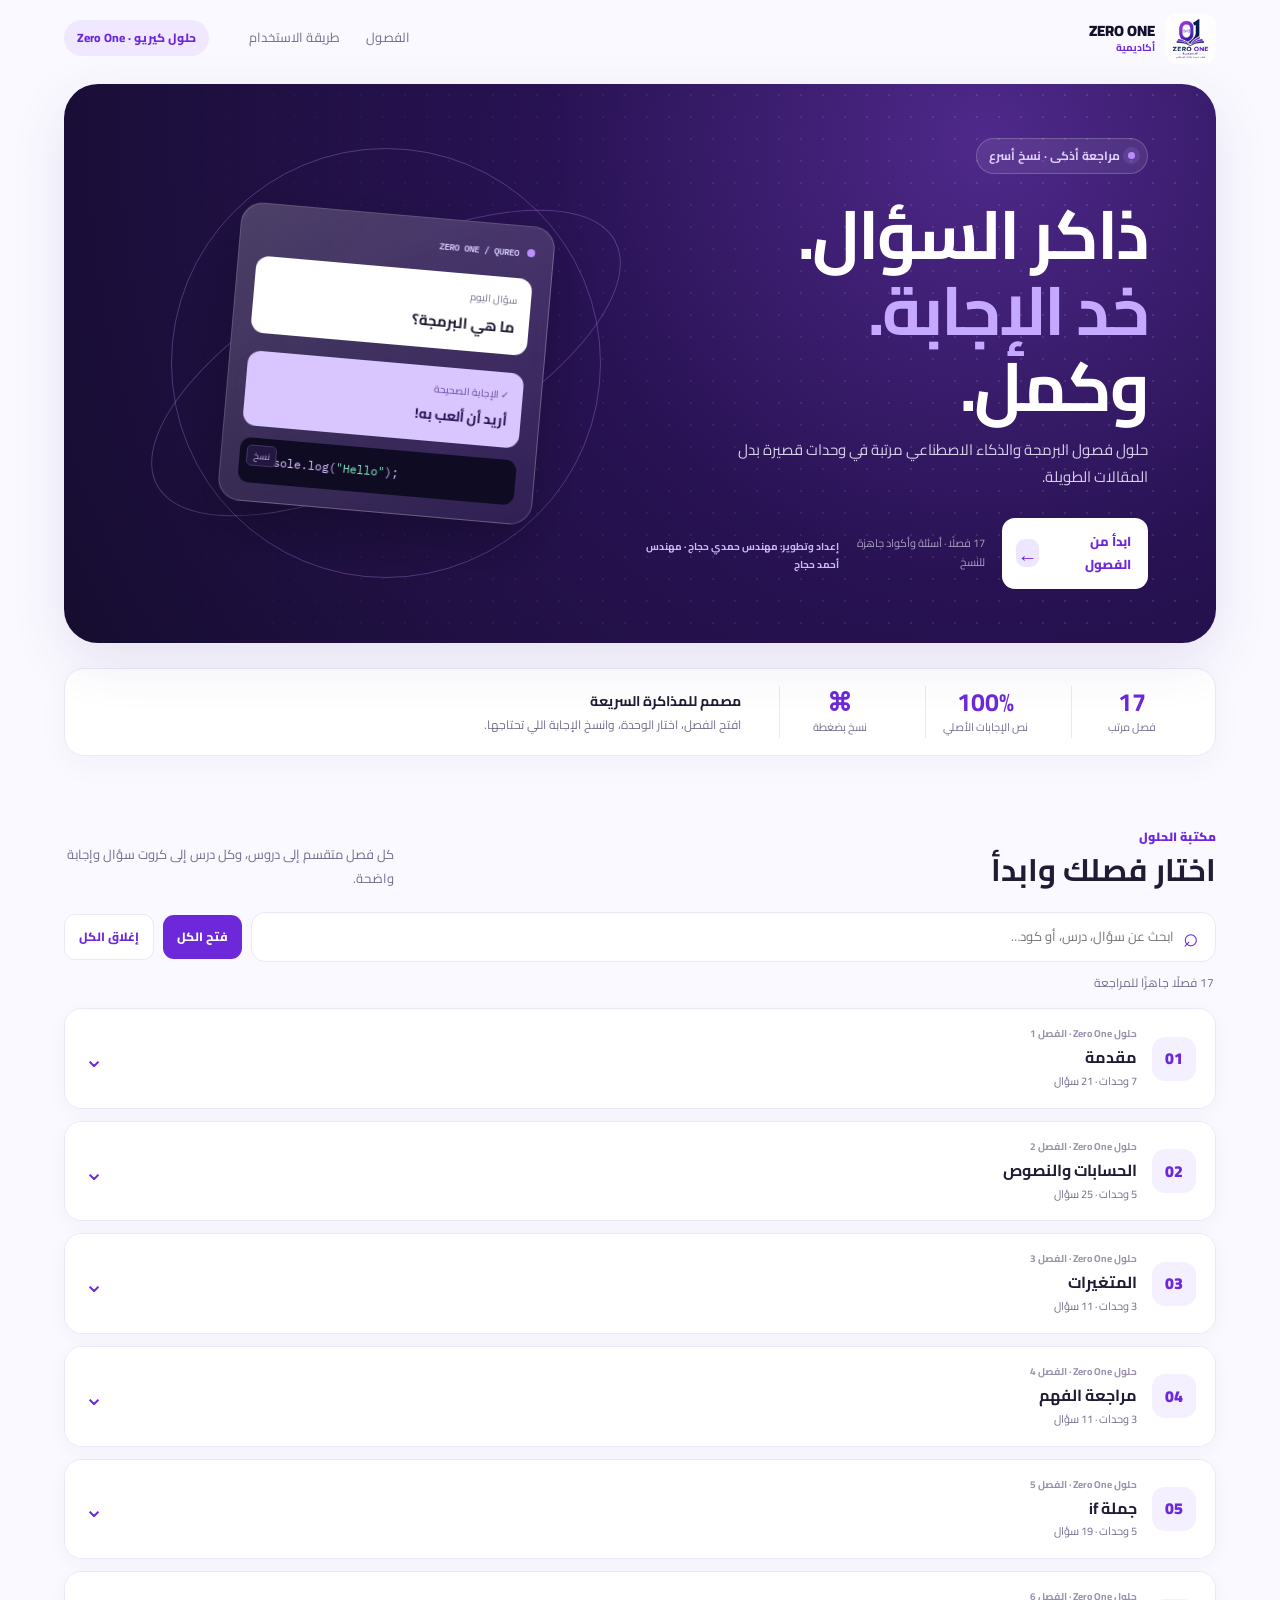
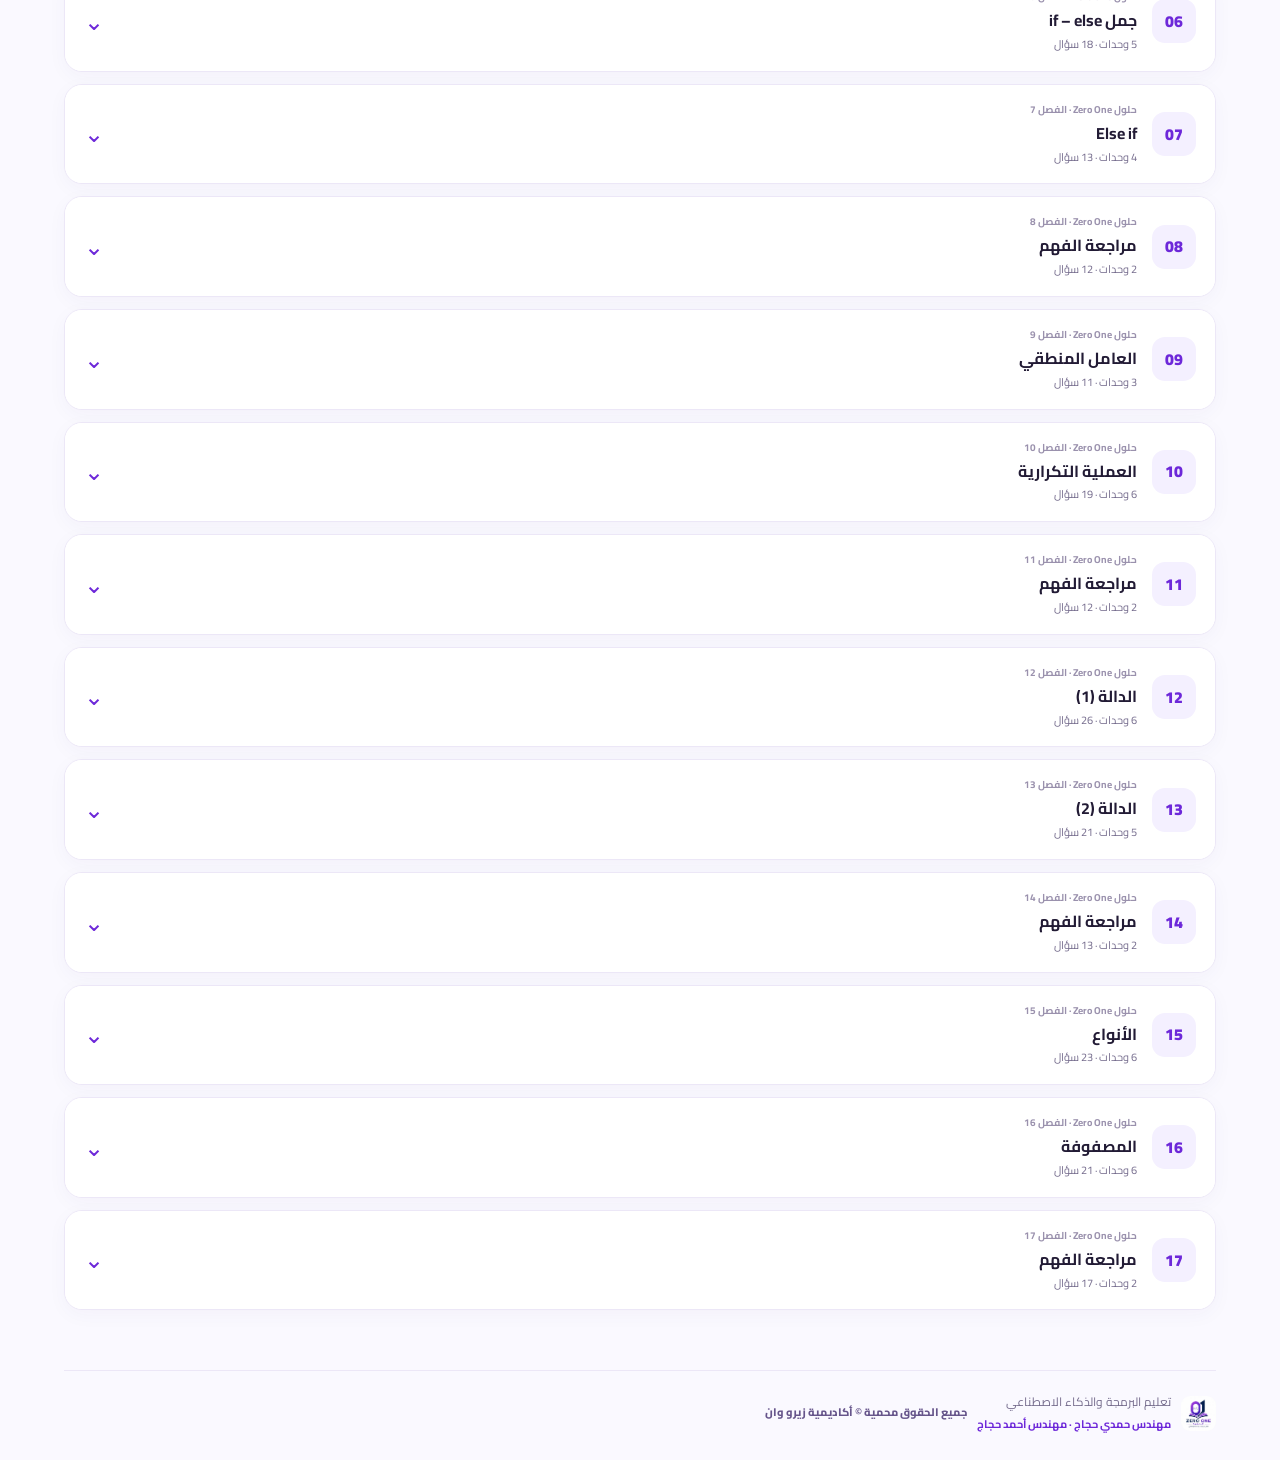
<file: qureo-solutions-site/index.html>
<!DOCTYPE html>

<html dir="rtl" lang="ar"><head><meta charset="utf-8"/><meta content="width=device-width, initial-scale=1" name="viewport"/><meta content="#6d28d9" name="theme-color"/><title>Zero One Academy | حلول كيريو</title><link href="styles.css" rel="stylesheet"/></head>
<body><main class="app-shell">
<header class="topbar"><a class="logo-wrap" href="#top"><img alt="Zero One Academy" src="zero-one-logo.jpeg"/><span>ZERO ONE<br/><small>أكاديمية</small></span></a><nav><a href="#chapters">الفصول</a><a href="#how">طريقة الاستخدام</a></nav><div class="topbar-chip">حلول كيريو · Zero One</div></header>
<section class="hero" id="top"><div class="hero-copy"><span class="pill"><i></i> مراجعة أذكى · نسخ أسرع</span><h1>ذاكر السؤال.<br/><em>خد الإجابة.</em><br/>وكمل.</h1><p>حلول فصول البرمجة والذكاء الاصطناعي مرتبة في وحدات قصيرة بدل المقالات الطويلة.</p><div class="hero-actions"><a class="primary-btn" href="#chapters">ابدأ من الفصول <span>←</span></a><span class="hero-note">17 فصلًا · أسئلة وأكواد جاهزة للنسخ</span><span class="credit-line">إعداد وتطوير: مهندس حمدي حجاج · مهندس أحمد حجاج</span></div></div><div class="hero-visual"><div class="orbit orbit-one"></div><div class="orbit orbit-two"></div><div class="study-card"><div class="mini-top"><span class="mini-dot"></span><span>ZERO ONE / QUREO</span></div><div class="mini-question"><span>سؤال اليوم</span><strong>ما هي البرمجة؟</strong></div><div class="mini-answer"><span>✓ الإجابة الصحيحة</span><b>أريد أن ألعب به!</b></div><div class="mini-code">console.log(<i>"Hello"</i>);<button>نسخ</button></div></div></div></section>
<section class="stats" id="how"><div><b>17</b><span>فصل مرتب</span></div><div><b>100%</b><span>نص الإجابات الأصلي</span></div><div><b>⌘</b><span>نسخ بضغطة</span></div><div class="stats-text"><strong>مصمم للمذاكرة السريعة</strong><span>افتح الفصل، اختار الوحدة، وانسخ الإجابة اللي تحتاجها.</span></div></section>
<section class="workspace" id="chapters"><div class="section-intro"><div><span class="section-kicker">مكتبة الحلول</span><h2>اختار فصلك وابدأ</h2></div><p>كل فصل متقسم إلى دروس، وكل درس إلى كروت سؤال وإجابة واضحة.</p></div><div class="toolbar"><label class="search-box"><span>⌕</span><input autocomplete="off" id="searchInput" placeholder="ابحث عن سؤال، درس، أو كود…" type="search"/></label><button class="tool-btn" id="openAll" type="button">فتح الكل</button><button class="tool-btn light" id="closeAll" type="button">إغلاق الكل</button></div><div class="result-count" id="resultCount">17 فصلًا جاهزًا للمراجعة</div><div class="chapters-list"><article class="chapter-card" data-chapter="1" data-search="مقدمة الدرس 1ما هي البرمجة؟ (١) الدرس 2ما هي البرمجة؟ (٢) الدرس 3كيفية استخدام المحرر الدرس 4وحدة التحكم الدرس 5تعليق الدرس 6التعليق خارج البرنامج مراجعة">
<button aria-expanded="false" class="chapter-trigger" type="button">
<span class="chapter-id">01</span><span class="chapter-main"><span class="chapter-kicker">حلول Zero One · الفصل 1</span><strong>مقدمة</strong><span class="chapter-meta">7 وحدات · 21 سؤال</span></span><span class="chapter-chevron">⌄</span>
</button>
<div class="chapter-content" hidden=""><section class="lesson-panel" data-lesson="الدرس 1ما هي البرمجة؟ (١)">
<div class="lesson-heading"><span class="lesson-dot">01</span><div><span class="lesson-kicker">وحدة الأسئلة</span><h3>الدرس 1ما هي البرمجة؟ (١)</h3></div><span class="lesson-count">1 سؤال</span></div>
<div class="qa-grid"><article class="qa-card" data-search="(انضم إلى ريكي في محادثة! أجب عن أسئلة ريكي.) لنلعب على الكمبيوتر لاحقًا! أريد أن ألعب به!">
<div class="qa-top"><span class="q-number">س01</span><span class="q-label">السؤال</span></div>
<h4 class="question-text">(انضم إلى ريكي في محادثة! أجب عن أسئلة ريكي.) لنلعب على الكمبيوتر لاحقًا!</h4>
<div class="answer-box">
<div class="answer-head"><span class="answer-icon">✓</span><strong>الإجابة الصحيحة</strong><button class="copy-answer" type="button">نسخ الإجابة</button></div>
<div class="answer-content"><div>
<ul>
<li><label><span>أريد أن ألعب به!</span></label></li>
</ul>
</div></div>
</div>
</article></div>
</section><section class="lesson-panel" data-lesson="الدرس 2ما هي البرمجة؟ (٢)">
<div class="lesson-heading"><span class="lesson-dot">02</span><div><span class="lesson-kicker">وحدة الأسئلة</span><h3>الدرس 2ما هي البرمجة؟ (٢)</h3></div><span class="lesson-count">1 سؤال</span></div>
<div class="qa-grid"><article class="qa-card" data-search="كم عدد لغات البرمجة الموجودة في العالم؟ أكثر من 100 نوع">
<div class="qa-top"><span class="q-number">س01</span><span class="q-label">السؤال</span></div>
<h4 class="question-text">كم عدد لغات البرمجة الموجودة في العالم؟</h4>
<div class="answer-box">
<div class="answer-head"><span class="answer-icon">✓</span><strong>الإجابة الصحيحة</strong><button class="copy-answer" type="button">نسخ الإجابة</button></div>
<div class="answer-content"><div>
<ul>
<li><label><span>أكثر من 100 نوع</span></label><b><br/></b></li>
</ul>
</div></div>
</div>
</article></div>
</section><section class="lesson-panel" data-lesson="الدرس 3كيفية استخدام المحرر">
<div class="lesson-heading"><span class="lesson-dot">03</span><div><span class="lesson-kicker">وحدة الأسئلة</span><h3>الدرس 3كيفية استخدام المحرر</h3></div><span class="lesson-count">2 سؤال</span></div>
<div class="qa-grid"><article class="qa-card" data-search='أدخل نفس البرنامج كما في الأسفل. console.log("hello"); نكتب هذا الكود console.log("hello"); ثم نضغط على تشغيل الكود'>
<div class="qa-top"><span class="q-number">س01</span><span class="q-label">السؤال</span></div>
<h4 class="question-text">أدخل نفس البرنامج كما في الأسفل. console.log("Hello");</h4>
<div class="answer-box">
<div class="answer-head"><span class="answer-icon">✓</span><strong>الإجابة الصحيحة</strong><button class="copy-answer" type="button">نسخ الإجابة</button></div>
<div class="answer-content"><div>
<ul>
<li><label><label><span>نكتب هذا الكود</span></label></label>
<pre><code>console.log("Hello");<br/></code></pre><p class="run-instruction">ثم نضغط على تشغيل الكود</p>
<p><b> </b></p>
</li>
</ul>
</div></div>
</div>
</article><article class="qa-card" data-search='أدخل نفس البرنامج كما في الأسفل. console.log("good morning"); نكتب هذا الكود console.log("good morning"); ثم نضغط على تشغيل الكود'>
<div class="qa-top"><span class="q-number">س02</span><span class="q-label">السؤال</span></div>
<h4 class="question-text">أدخل نفس البرنامج كما في الأسفل. console.log("Good morning");</h4>
<div class="answer-box">
<div class="answer-head"><span class="answer-icon">✓</span><strong>الإجابة الصحيحة</strong><button class="copy-answer" type="button">نسخ الإجابة</button></div>
<div class="answer-content"><div>
<ul>
<li><label><label><span>نكتب هذا الكود</span></label></label>
</li>
<li>
<pre><code>console.log("Good morning");</code></pre>
<p class="run-instruction">ثم نضغط على تشغيل الكود</p>
</li>
</ul>
</div></div>
</div>
</article></div>
</section><section class="lesson-panel" data-lesson="الدرس 4وحدة التحكم">
<div class="lesson-heading"><span class="lesson-dot">04</span><div><span class="lesson-kicker">وحدة الأسئلة</span><h3>الدرس 4وحدة التحكم</h3></div><span class="lesson-count">5 سؤال</span></div>
<div class="qa-grid"><article class="qa-card" data-search="ماذا تُسمى الشاشة السوداء التي تكتب فيها برنامجك؟ المحرر">
<div class="qa-top"><span class="q-number">س01</span><span class="q-label">السؤال</span></div>
<h4 class="question-text">ماذا تُسمى الشاشة السوداء التي تكتب فيها برنامجك؟</h4>
<div class="answer-box">
<div class="answer-head"><span class="answer-icon">✓</span><strong>الإجابة الصحيحة</strong><button class="copy-answer" type="button">نسخ الإجابة</button></div>
<div class="answer-content"><div>
<ul>
<li><label><span>المحرر</span></label><b></b></li>
</ul>
</div></div>
</div>
</article><article class="qa-card" data-search='أدخل نفس البرنامج كما في الأسفل. console.log("good evening"); نكتب هذا الكود console.log("good evening"); ثم نضغط على تشغيل الكود'>
<div class="qa-top"><span class="q-number">س02</span><span class="q-label">السؤال</span></div>
<h4 class="question-text">أدخل نفس البرنامج كما في الأسفل. console.log("Good evening");</h4>
<div class="answer-box">
<div class="answer-head"><span class="answer-icon">✓</span><strong>الإجابة الصحيحة</strong><button class="copy-answer" type="button">نسخ الإجابة</button></div>
<div class="answer-content"><div>
<ul>
<li><label><label><span>نكتب هذا الكود</span></label></label>
</li>
<li>
<pre><code>console.log("Good evening");</code></pre>
<p class="run-instruction">ثم نضغط على تشغيل الكود</p>
</li>
</ul>
</div></div>
</div>
</article><article class="qa-card" data-search='أنشئ برنامجك كما يلي: 1. اعرض "good night" في وحدة التحكم نكتب هذا الكود console.log("good night"); ثم نضغط على تشغيل الكود'>
<div class="qa-top"><span class="q-number">س03</span><span class="q-label">السؤال</span></div>
<h4 class="question-text">أنشئ برنامجك كما يلي: 1. اعرض "Good night" في وحدة التحكم</h4>
<div class="answer-box">
<div class="answer-head"><span class="answer-icon">✓</span><strong>الإجابة الصحيحة</strong><button class="copy-answer" type="button">نسخ الإجابة</button></div>
<div class="answer-content"><div>
<ul>
<li><label><label><span>نكتب هذا الكود</span></label></label>
</li>
<li>
<pre><code>console.log("Good night");</code></pre>
<p class="run-instruction">ثم نضغط على تشغيل الكود</p>
</li>
</ul>
</div></div>
</div>
</article><article class="qa-card" data-search='ابحث عن الأخطاء في برنامجك. بمجرد أن تجد الخطأ، اضغط على "تشغيل الكود". نضغط على تشغيل الكود'>
<div class="qa-top"><span class="q-number">س04</span><span class="q-label">السؤال</span></div>
<h4 class="question-text">ابحث عن الأخطاء في برنامجك. بمجرد أن تجد الخطأ، اضغط على "تشغيل الكود".</h4>
<div class="answer-box">
<div class="answer-head"><span class="answer-icon">✓</span><strong>الإجابة الصحيحة</strong><button class="copy-answer" type="button">نسخ الإجابة</button></div>
<div class="answer-content"><div>
<p class="run-instruction"><span> نضغط على تشغيل الكود</span></p>
</div></div>
</div>
</article><article class="qa-card" data-search='أنشئ برنامجك كما يلي: 1. اعرض "good luck" في وحدة التحكم. نكتب هذا الكود console.log(" good luck "); ثم نضغط على تشغيل الكود'>
<div class="qa-top"><span class="q-number">س05</span><span class="q-label">السؤال</span></div>
<h4 class="question-text">أنشئ برنامجك كما يلي: 1. اعرض "Good luck" في وحدة التحكم.</h4>
<div class="answer-box">
<div class="answer-head"><span class="answer-icon">✓</span><strong>الإجابة الصحيحة</strong><button class="copy-answer" type="button">نسخ الإجابة</button></div>
<div class="answer-content"><div>
<ul>
<li><label><label><span>نكتب هذا الكود</span></label></label>
</li>
<li>
<pre><code>console.log("</code>Good luck<code>");</code></pre>
<p class="run-instruction">ثم نضغط على تشغيل الكود</p>
</li>
</ul>
</div></div>
</div>
</article></div>
</section><section class="lesson-panel" data-lesson="الدرس 5تعليق">
<div class="lesson-heading"><span class="lesson-dot">05</span><div><span class="lesson-kicker">وحدة الأسئلة</span><h3>الدرس 5تعليق</h3></div><span class="lesson-count">2 سؤال</span></div>
<div class="qa-grid"><article class="qa-card" data-search='انقر على "تشغيل الكود" دون تعديل البرنامج. اضغط على تشغيل الكود'>
<div class="qa-top"><span class="q-number">س01</span><span class="q-label">السؤال</span></div>
<h4 class="question-text">انقر على "تشغيل الكود" دون تعديل البرنامج.</h4>
<div class="answer-box">
<div class="answer-head"><span class="answer-icon">✓</span><strong>الإجابة الصحيحة</strong><button class="copy-answer" type="button">نسخ الإجابة</button></div>
<div class="answer-content"><div>
<ul>
<li><span>اضغط على تشغيل الكود</span><b></b></li>
</ul>
</div></div>
</div>
</article><article class="qa-card" data-search="لنعدّل السطر الأول ليصبح نفس البرنامج كما في الأسفل: //when executed, the text is output to the console. نكتب الكود بهذ الشكل //when executed, the text is output to the console. console.log(“hello”); ثم نضغط على تشغيل الكود">
<div class="qa-top"><span class="q-number">س02</span><span class="q-label">السؤال</span></div>
<h4 class="question-text">لنعدّل السطر الأول ليصبح نفس البرنامج كما في الأسفل: //When executed, the text is output to the console.</h4>
<div class="answer-box">
<div class="answer-head"><span class="answer-icon">✓</span><strong>الإجابة الصحيحة</strong><button class="copy-answer" type="button">نسخ الإجابة</button></div>
<div class="answer-content"><div>
<ul>
<li>
<p>نكتب الكود بهذ الشكل</p>
<p>//When executed, the text is output to the console.<br/>console.log(“Hello”);</p>
</li>
<li class="run-instruction">
<p class="run-instruction">ثم نضغط على تشغيل الكود</p>
</li>
</ul>
</div></div>
</div>
</article></div>
</section><section class="lesson-panel" data-lesson="الدرس 6التعليق خارج البرنامج">
<div class="lesson-heading"><span class="lesson-dot">06</span><div><span class="lesson-kicker">وحدة الأسئلة</span><h3>الدرس 6التعليق خارج البرنامج</h3></div><span class="lesson-count">4 سؤال</span></div>
<div class="qa-grid"><article class="qa-card" data-search='أنشئ برنامجك كما يلي: 1. ضع تعليقًا بالجملة "greetings for the day". نعدل الكود ليصبح بهذا الشكل //greetings for the day. console.log(“good morning”); console.log(“hello”); console.log(“good evening”);'>
<div class="qa-top"><span class="q-number">س01</span><span class="q-label">السؤال</span></div>
<h4 class="question-text">أنشئ برنامجك كما يلي: 1. ضع تعليقًا بالجملة "Greetings for the day".</h4>
<div class="answer-box">
<div class="answer-head"><span class="answer-icon">✓</span><strong>الإجابة الصحيحة</strong><button class="copy-answer" type="button">نسخ الإجابة</button></div>
<div class="answer-content"><div>
<ul>
<li>
<p>نعدل الكود ليصبح بهذا الشكل</p>
<p>//Greetings for the day.<br/>console.log(“Good morning”);<br/>console.log(“Hello”);<br/>console.log(“Good evening”);</p>
</li>
</ul>
</div></div>
</div>
</article><article class="qa-card" data-search='لنعدّل السطر الثاني ليصبح نفس البرنامج كما في الأسفل: //console.log("apple"); نعدل الكود ليصبح بهذا الشكل console.log(“eggs”); //console.log(“apple”); console.log(“milk”); ثم نضغط على تشغيل الكود'>
<div class="qa-top"><span class="q-number">س02</span><span class="q-label">السؤال</span></div>
<h4 class="question-text">لنعدّل السطر الثاني ليصبح نفس البرنامج كما في الأسفل: //console.log("Apple");</h4>
<div class="answer-box">
<div class="answer-head"><span class="answer-icon">✓</span><strong>الإجابة الصحيحة</strong><button class="copy-answer" type="button">نسخ الإجابة</button></div>
<div class="answer-content"><div>
<ul>
<li>
<p>نعدل الكود ليصبح بهذا الشكل</p>
<pre><code>console.log(“Eggs”);
//console.log(“Apple”);
console.log(“Milk”);</code></pre>
</li>
<li class="run-instruction">
<p class="run-instruction">ثم نضغط على تشغيل الكود</p>
<p> </p>
</li>
</ul>
</div></div>
</div>
</article><article class="qa-card" data-search='عدّل برنامجك كما يلي: 1. علّق البرنامج الذي يعرض "fish" في وحدة التحكم. نعدل الكود ليصبح بهذا الشكل console.log(“lion”); //console.log(“fish”); console.log(“elephant”); console.log(“giraffe”); ثم نضغط على تشغيل الكود'>
<div class="qa-top"><span class="q-number">س03</span><span class="q-label">السؤال</span></div>
<h4 class="question-text">عدّل برنامجك كما يلي: 1. علّق البرنامج الذي يعرض "Fish" في وحدة التحكم.</h4>
<div class="answer-box">
<div class="answer-head"><span class="answer-icon">✓</span><strong>الإجابة الصحيحة</strong><button class="copy-answer" type="button">نسخ الإجابة</button></div>
<div class="answer-content"><div>
<ul>
<li>
<p>نعدل الكود ليصبح بهذا الشكل</p>
<pre><code>console.log(“Lion”);
//console.log(“Fish”);
console.log(“Elephant”);
console.log(“Giraffe”);</code></pre>
</li>
<li class="run-instruction">
<p class="run-instruction">ثم نضغط على تشغيل الكود</p>
<p> </p>
</li>
</ul>
</div></div>
</div>
</article><article class="qa-card" data-search="هل يبدو كل شيء جيدًا حتى الآن؟ نعم، ممتاز.">
<div class="qa-top"><span class="q-number">س04</span><span class="q-label">السؤال</span></div>
<h4 class="question-text">هل يبدو كل شيء جيدًا حتى الآن؟</h4>
<div class="answer-box">
<div class="answer-head"><span class="answer-icon">✓</span><strong>الإجابة الصحيحة</strong><button class="copy-answer" type="button">نسخ الإجابة</button></div>
<div class="answer-content"><div>
<ul>
<li><label><span>نعم، ممتاز.</span></label></li>
</ul>
</div></div>
</div>
</article></div>
</section><section class="lesson-panel" data-lesson="مراجعة">
<div class="lesson-heading"><span class="lesson-dot">07</span><div><span class="lesson-kicker">وحدة الأسئلة</span><h3>مراجعة</h3></div><span class="lesson-count">6 سؤال</span></div>
<div class="qa-grid"><article class="qa-card" data-search='اختر البرنامج الصحيح لعرض "hello" في وحدة التحكم. console.log(“hello”);'>
<div class="qa-top"><span class="q-number">س01</span><span class="q-label">السؤال</span></div>
<h4 class="question-text">اختر البرنامج الصحيح لعرض "Hello" في وحدة التحكم.</h4>
<div class="answer-box">
<div class="answer-head"><span class="answer-icon">✓</span><strong>الإجابة الصحيحة</strong><button class="copy-answer" type="button">نسخ الإجابة</button></div>
<div class="answer-content"><div>
<div>
<div><bdi>console.log(“Hello”);</bdi></div>
</div>
<div>
<div> </div>
</div>
</div></div>
</div>
</article><article class="qa-card" data-search='أنشئ برنامجك كما يلي: 1. اعرض "good morning" في وحدة التحكم. نعدل الكود ليصبح بهذا الشكل console.log(“good morning”); ثم نضغط على تشغيل الكود'>
<div class="qa-top"><span class="q-number">س02</span><span class="q-label">السؤال</span></div>
<h4 class="question-text">أنشئ برنامجك كما يلي: 1. اعرض "Good morning" في وحدة التحكم.</h4>
<div class="answer-box">
<div class="answer-head"><span class="answer-icon">✓</span><strong>الإجابة الصحيحة</strong><button class="copy-answer" type="button">نسخ الإجابة</button></div>
<div class="answer-content"><div>
<ul>
<li>
<p>نعدل الكود ليصبح بهذا الشكل</p>
<pre><code>console.log(“Good morning”);</code></pre>
</li>
<li class="run-instruction">
<p class="run-instruction">ثم نضغط على تشغيل الكود</p>
<p> </p>
</li>
</ul>
</div></div>
</div>
</article><article class="qa-card" data-search='أنشئ برنامجك كما يلي: 1. اعرض "programming" في وحدة التحكم. نكتب الكود دة مكان الاجابة console.log(“programming”); ثم نضغط على تشغيل الكود'>
<div class="qa-top"><span class="q-number">س03</span><span class="q-label">السؤال</span></div>
<h4 class="question-text">أنشئ برنامجك كما يلي: 1. اعرض "Programming" في وحدة التحكم.</h4>
<div class="answer-box">
<div class="answer-head"><span class="answer-icon">✓</span><strong>الإجابة الصحيحة</strong><button class="copy-answer" type="button">نسخ الإجابة</button></div>
<div class="answer-content"><div>
<ul>
<li>
<p>نكتب الكود دة مكان الاجابة</p>
<pre><code>console.log(“Programming”);</code></pre>
</li>
<li class="run-instruction">
<p class="run-instruction">ثم نضغط على تشغيل الكود</p>
<p> </p>
</li>
</ul>
</div></div>
</div>
</article><article class="qa-card" data-search='أنشئ برنامجك كما يلي: 1. اعرض "hello" في وحدة التحكم. نكتب الكود دة مكان الاجابة console.log(“hello”); ثم نضغط على تشغيل الكود'>
<div class="qa-top"><span class="q-number">س04</span><span class="q-label">السؤال</span></div>
<h4 class="question-text">أنشئ برنامجك كما يلي: 1. اعرض "Hello" في وحدة التحكم.</h4>
<div class="answer-box">
<div class="answer-head"><span class="answer-icon">✓</span><strong>الإجابة الصحيحة</strong><button class="copy-answer" type="button">نسخ الإجابة</button></div>
<div class="answer-content"><div>
<ul>
<li>
<p>نكتب الكود دة مكان الاجابة</p>
<pre><code>console.log(“Hello”);</code></pre>
</li>
<li class="run-instruction">
<p class="run-instruction">ثم نضغط على تشغيل الكود</p>
<p> </p>
</li>
</ul>
</div></div>
</div>
</article><article class="qa-card" data-search="يرجى اختيار الطريقة الصحيحة لكتابة التعليق. //write your comments here.">
<div class="qa-top"><span class="q-number">س05</span><span class="q-label">السؤال</span></div>
<h4 class="question-text">يرجى اختيار الطريقة الصحيحة لكتابة التعليق.</h4>
<div class="answer-box">
<div class="answer-head"><span class="answer-icon">✓</span><strong>الإجابة الصحيحة</strong><button class="copy-answer" type="button">نسخ الإجابة</button></div>
<div class="answer-content"><div>
<div>
<div><bdi>//Write your comments here.</bdi></div>
</div>
<div>
<div> </div>
</div>
</div></div>
</div>
</article><article class="qa-card" data-search="علّق البرنامج بحيث تكون المخرجات كما يلي: hello. my name is cody. نعدل الكود ليصبح بهذا الشكل console.log(“hello.”); console.log(“my name is”); //console.log(“rick.”); console.log(“cody.”); ثم نضغط على تشغيل الكود">
<div class="qa-top"><span class="q-number">س06</span><span class="q-label">السؤال</span></div>
<h4 class="question-text">علّق البرنامج بحيث تكون المخرجات كما يلي: Hello. My name is Cody.</h4>
<div class="answer-box">
<div class="answer-head"><span class="answer-icon">✓</span><strong>الإجابة الصحيحة</strong><button class="copy-answer" type="button">نسخ الإجابة</button></div>
<div class="answer-content"><div>
<ul>
<li>
<p>نعدل الكود ليصبح بهذا الشكل</p>
<pre><code>console.log(“Hello.”);
console.log(“My name is”);
//console.log(“Rick.”);
console.log(“Cody.”);</code></pre>
</li>
<li class="run-instruction">
<p class="run-instruction">ثم نضغط على تشغيل الكود</p>
<p> </p>
</li>
</ul>
</div></div>
</div>
</article></div>
</section></div>
</article><article class="chapter-card" data-chapter="2" data-search="الحسابات والنصوص الدرس 1كيف نعرض في وحدة التحكم الدرس 2طرق الحساب الدرس 3التجميع (١) الدرس 4التجميع (٢) مراجعة">
<button aria-expanded="false" class="chapter-trigger" type="button">
<span class="chapter-id">02</span><span class="chapter-main"><span class="chapter-kicker">حلول Zero One · الفصل 2</span><strong>الحسابات والنصوص</strong><span class="chapter-meta">5 وحدات · 25 سؤال</span></span><span class="chapter-chevron">⌄</span>
</button>
<div class="chapter-content" hidden=""><section class="lesson-panel" data-lesson="الدرس 1كيف نعرض في وحدة التحكم">
<div class="lesson-heading"><span class="lesson-dot">01</span><div><span class="lesson-kicker">وحدة الأسئلة</span><h3>الدرس 1كيف نعرض في وحدة التحكم</h3></div><span class="lesson-count">5 سؤال</span></div>
<div class="qa-grid"><article class="qa-card" data-search="هل تتذكر البرنامج الذي يطبع الأحرف في وحدة التحكم (console)؟ بالطبع!">
<div class="qa-top"><span class="q-number">س01</span><span class="q-label">السؤال</span></div>
<h4 class="question-text">هل تتذكر البرنامج الذي يطبع الأحرف في وحدة التحكم (Console)؟</h4>
<div class="answer-box">
<div class="answer-head"><span class="answer-icon">✓</span><strong>الإجابة الصحيحة</strong><button class="copy-answer" type="button">نسخ الإجابة</button></div>
<div class="answer-content"><div>
<ul>
<li><label><span>بالطبع!</span></label></li>
</ul>
</div></div>
</div>
</article><article class="qa-card" data-search="أنشئ برنامجك كما يلي: 1. اعرض ||let's calculate.|| في وحدة التحكم. نكتب هذا الكود console.log(&quot;let's calculate.&quot;); ثم نضغط على تشغيل الكود">
<div class="qa-top"><span class="q-number">س02</span><span class="q-label">السؤال</span></div>
<h4 class="question-text">أنشئ برنامجك كما يلي: 1. اعرض Let's calculate. في وحدة التحكم.</h4>
<div class="answer-box">
<div class="answer-head"><span class="answer-icon">✓</span><strong>الإجابة الصحيحة</strong><button class="copy-answer" type="button">نسخ الإجابة</button></div>
<div class="answer-content"><div>
<ul>
<li><label><label><span>نكتب هذا الكود</span></label></label>
<pre><code>console.log("Let's calculate.");<br/></code></pre><p class="run-instruction">ثم نضغط على تشغيل الكود</p>
</li>
</ul>
</div></div>
</div>
</article><article class="qa-card" data-search='أدخل نفس البرنامج كما في الأسفل: console.log(||1+1||); نكتب هذا الكود console.log("1+1"); ثم نضغط على تشغيل الكود'>
<div class="qa-top"><span class="q-number">س03</span><span class="q-label">السؤال</span></div>
<h4 class="question-text">أدخل نفس البرنامج كما في الأسفل: console.log(1+1);</h4>
<div class="answer-box">
<div class="answer-head"><span class="answer-icon">✓</span><strong>الإجابة الصحيحة</strong><button class="copy-answer" type="button">نسخ الإجابة</button></div>
<div class="answer-content"><div>
<ul>
<li><label><label><span>نكتب هذا الكود</span></label></label>
<pre><code>console.log("1+1");<br/></code></pre><p class="run-instruction">ثم نضغط على تشغيل الكود</p>
</li>
</ul>
</div></div>
</div>
</article><article class="qa-card" data-search="لنعدّل البرنامج ليصبح نفس ما يلي: console.log(1+1); نكتب هذا الكود console.log(1+1); ثم نضغط على تشغيل الكود">
<div class="qa-top"><span class="q-number">س04</span><span class="q-label">السؤال</span></div>
<h4 class="question-text">لنعدّل البرنامج ليصبح نفس ما يلي: console.log(1+1);</h4>
<div class="answer-box">
<div class="answer-head"><span class="answer-icon">✓</span><strong>الإجابة الصحيحة</strong><button class="copy-answer" type="button">نسخ الإجابة</button></div>
<div class="answer-content"><div>
<ul>
<li><label><label><span>نكتب هذا الكود</span></label></label>
<pre><code>console.log(1+1);<br/></code></pre><p class="run-instruction">ثم نضغط على تشغيل الكود</p>
</li>
</ul>
</div></div>
</div>
</article><article class="qa-card" data-search="أنشئ برنامجك كما يلي: 1. اجعل الكمبيوتر يحسب 1400+3600 ويعرض نتيجة الحساب في وحدة التحكم. نكتب هذا الكود console.log(1400+3600); ثم نضغط على تشغيل الكود">
<div class="qa-top"><span class="q-number">س05</span><span class="q-label">السؤال</span></div>
<h4 class="question-text">أنشئ برنامجك كما يلي: 1. اجعل الكمبيوتر يحسب 1400+3600 ويعرض نتيجة الحساب في وحدة التحكم.</h4>
<div class="answer-box">
<div class="answer-head"><span class="answer-icon">✓</span><strong>الإجابة الصحيحة</strong><button class="copy-answer" type="button">نسخ الإجابة</button></div>
<div class="answer-content"><div>
<ul>
<li><label><label><span>نكتب هذا الكود</span></label></label>
<pre><code>console.log(1400+3600);<br/></code></pre><p class="run-instruction">ثم نضغط على تشغيل الكود</p>
</li>
</ul>
</div></div>
</div>
</article></div>
</section><section class="lesson-panel" data-lesson="الدرس 2طرق الحساب">
<div class="lesson-heading"><span class="lesson-dot">02</span><div><span class="lesson-kicker">وحدة الأسئلة</span><h3>الدرس 2طرق الحساب</h3></div><span class="lesson-count">5 سؤال</span></div>
<div class="qa-grid"><article class="qa-card" data-search="أنشئ برنامجك كما يلي: 1. اجعل الكمبيوتر يحسب 432+345 ويعرض نتيجة الحساب في وحدة التحكم. نكتب هذا الكود console.log(432+345); ثم نضغط على تشغيل الكود">
<div class="qa-top"><span class="q-number">س01</span><span class="q-label">السؤال</span></div>
<h4 class="question-text">أنشئ برنامجك كما يلي: 1. اجعل الكمبيوتر يحسب 432+345 ويعرض نتيجة الحساب في وحدة التحكم.</h4>
<div class="answer-box">
<div class="answer-head"><span class="answer-icon">✓</span><strong>الإجابة الصحيحة</strong><button class="copy-answer" type="button">نسخ الإجابة</button></div>
<div class="answer-content"><div>
<ul>
<li><label><label><span>نكتب هذا الكود</span></label></label>
<pre><code>console.log(432+345);<br/></code></pre><p class="run-instruction">ثم نضغط على تشغيل الكود</p>
</li>
</ul>
</div></div>
</div>
</article><article class="qa-card" data-search="أنشئ برنامجك كما يلي: 1. اجعل الكمبيوتر يحسب 100-50 ويعرض نتيجة الحساب في وحدة التحكم. نكتب هذا الكود console.log(100-50); ثم نضغط على تشغيل الكود">
<div class="qa-top"><span class="q-number">س02</span><span class="q-label">السؤال</span></div>
<h4 class="question-text">أنشئ برنامجك كما يلي: 1. اجعل الكمبيوتر يحسب 100-50 ويعرض نتيجة الحساب في وحدة التحكم.</h4>
<div class="answer-box">
<div class="answer-head"><span class="answer-icon">✓</span><strong>الإجابة الصحيحة</strong><button class="copy-answer" type="button">نسخ الإجابة</button></div>
<div class="answer-content"><div>
<ul>
<li><label><label><span>نكتب هذا الكود</span></label></label>
<pre><code>console.log(100-50);<br/></code></pre><p class="run-instruction">ثم نضغط على تشغيل الكود</p>
</li>
</ul>
</div></div>
</div>
</article><article class="qa-card" data-search="أنشئ برنامجك كما يلي: 1. اجعل الكمبيوتر يحسب 5×6 ويعرض نتيجة الحساب في وحدة التحكم. نكتب هذا الكود console.log(5*6); ثم نضغط على تشغيل الكود">
<div class="qa-top"><span class="q-number">س03</span><span class="q-label">السؤال</span></div>
<h4 class="question-text">أنشئ برنامجك كما يلي: 1. اجعل الكمبيوتر يحسب 5×6 ويعرض نتيجة الحساب في وحدة التحكم.</h4>
<div class="answer-box">
<div class="answer-head"><span class="answer-icon">✓</span><strong>الإجابة الصحيحة</strong><button class="copy-answer" type="button">نسخ الإجابة</button></div>
<div class="answer-content"><div>
<ul>
<li><label><label><span>نكتب هذا الكود</span></label></label>
<pre><code>console.log(5*6);<br/></code></pre><p class="run-instruction">ثم نضغط على تشغيل الكود</p>
</li>
</ul>
</div></div>
</div>
</article><article class="qa-card" data-search="أنشئ برنامجك كما يلي: 1. اجعل الكمبيوتر يحسب 10÷5 ويعرض نتيجة الحساب في وحدة التحكم. نكتب هذا الكود console.log(10/5); ثم نضغط على تشغيل الكود">
<div class="qa-top"><span class="q-number">س04</span><span class="q-label">السؤال</span></div>
<h4 class="question-text">أنشئ برنامجك كما يلي: 1. اجعل الكمبيوتر يحسب 10÷5 ويعرض نتيجة الحساب في وحدة التحكم.</h4>
<div class="answer-box">
<div class="answer-head"><span class="answer-icon">✓</span><strong>الإجابة الصحيحة</strong><button class="copy-answer" type="button">نسخ الإجابة</button></div>
<div class="answer-content"><div>
<ul>
<li><label><label><span>نكتب هذا الكود</span></label></label>
<pre><code>console.log(10/5);<br/></code></pre><p class="run-instruction">ثم نضغط على تشغيل الكود</p>
</li>
</ul>
</div></div>
</div>
</article><article class="qa-card" data-search="نشئ برنامجك كما يلي: 1. اجعل الكمبيوتر يحسب 10000000000 × 10000000000 ويعرض نتيجة الحساب في وحدة التحكم. نكتب هذا الكود console.log(10000000000*10000000000); ثم نضغط على تشغيل الكود">
<div class="qa-top"><span class="q-number">س05</span><span class="q-label">السؤال</span></div>
<h4 class="question-text">نشئ برنامجك كما يلي: 1. اجعل الكمبيوتر يحسب 10000000000 × 10000000000 ويعرض نتيجة الحساب في وحدة التحكم.</h4>
<div class="answer-box">
<div class="answer-head"><span class="answer-icon">✓</span><strong>الإجابة الصحيحة</strong><button class="copy-answer" type="button">نسخ الإجابة</button></div>
<div class="answer-content"><div>
<ul>
<li><label><label><span>نكتب هذا الكود</span></label></label>
<pre><code>console.log(10000000000*10000000000);<br/></code></pre><p class="run-instruction">ثم نضغط على تشغيل الكود</p>
</li>
</ul>
</div></div>
</div>
</article></div>
</section><section class="lesson-panel" data-lesson="الدرس 3التجميع (١)">
<div class="lesson-heading"><span class="lesson-dot">03</span><div><span class="lesson-kicker">وحدة الأسئلة</span><h3>الدرس 3التجميع (١)</h3></div><span class="lesson-count">4 سؤال</span></div>
<div class="qa-grid"><article class="qa-card" data-search='انقر على "تشغيل الكود" دون تعديل البرنامج. وحدة النقود المستخدمة في الدرس هي "codycoins". نضغط على تشغيل الكود'>
<div class="qa-top"><span class="q-number">س01</span><span class="q-label">السؤال</span></div>
<h4 class="question-text">انقر على "تشغيل الكود" دون تعديل البرنامج. وحدة النقود المستخدمة في الدرس هي "codycoins".</h4>
<div class="answer-box">
<div class="answer-head"><span class="answer-icon">✓</span><strong>الإجابة الصحيحة</strong><button class="copy-answer" type="button">نسخ الإجابة</button></div>
<div class="answer-content"><div>
<ul>
<li class="run-instruction"><label><label></label></label><code> نضغط على تشغيل الكود</code>
<p><b> </b></p>
</li>
</ul>
</div></div>
</div>
</article><article class="qa-card" data-search='دخل نفس البرنامج كما في الأسفل. وحدة النقود المستخدمة في الدرس هي "codycoins". console.log("set of 2 coffees " + (250 * 2) + " codycoins"); المطلوب هنا نكتب في الاماكن المحددة علامتي + + ليصبح الكود console.log(“set of 2 coffees ” + (250 * 2) + ” codycoins”); ثم نضغط على تشغيل الكود'>
<div class="qa-top"><span class="q-number">س02</span><span class="q-label">السؤال</span></div>
<h4 class="question-text">دخل نفس البرنامج كما في الأسفل. وحدة النقود المستخدمة في الدرس هي "codycoins". console.log("Set of 2 coffees " + (250 * 2) + " codycoins");</h4>
<div class="answer-box">
<div class="answer-head"><span class="answer-icon">✓</span><strong>الإجابة الصحيحة</strong><button class="copy-answer" type="button">نسخ الإجابة</button></div>
<div class="answer-content"><div>
<ul>
<li>
<p>المطلوب هنا نكتب في الاماكن المحددة علامتي + +<br/>ليصبح الكود</p>
<pre><code>console.log(“Set of 2 coffees ” + (250 * 2) + ” codycoins”);</code></pre>
<p class="run-instruction"><span>ثم نضغط على تشغيل الكود</span></p></li>
</ul>
</div></div>
</div>
</article><article class="qa-card" data-search='أدخل نفس البرنامج كما في الأسفل. وحدة النقود المستخدمة في الدرس هي "codycoins". console.log("set of 2 coffees " + (250 * 2) + " codycoins"); المطلوب هنا نكتب في المكان المحدد (250 * 2) ليصبح الكود console.log("set of 2 coffees " + (250 * 2) + " codycoins"); ثم نضغط على تشغيل الكود'>
<div class="qa-top"><span class="q-number">س03</span><span class="q-label">السؤال</span></div>
<h4 class="question-text">أدخل نفس البرنامج كما في الأسفل. وحدة النقود المستخدمة في الدرس هي "codycoins". console.log("Set of 2 coffees " + (250 * 2) + " codycoins");</h4>
<div class="answer-box">
<div class="answer-head"><span class="answer-icon">✓</span><strong>الإجابة الصحيحة</strong><button class="copy-answer" type="button">نسخ الإجابة</button></div>
<div class="answer-content"><div>
<ul>
<li>
<p>المطلوب هنا نكتب في المكان المحدد (250 * 2)</p>
<p>ليصبح الكود</p>
<div>
<pre><code>console.log("Set of 2 coffees " + (250 * 2) + " codycoins");</code></pre>
</div>
<p class="run-instruction"><span>ثم نضغط على تشغيل الكود</span></p>
</li>
</ul>
</div></div>
</div>
</article><article class="qa-card" data-search='انقر على "تشغيل الكود" دون تعديل البرنامج. نضغط على تشغيل الكود'>
<div class="qa-top"><span class="q-number">س04</span><span class="q-label">السؤال</span></div>
<h4 class="question-text">انقر على "تشغيل الكود" دون تعديل البرنامج.</h4>
<div class="answer-box">
<div class="answer-head"><span class="answer-icon">✓</span><strong>الإجابة الصحيحة</strong><button class="copy-answer" type="button">نسخ الإجابة</button></div>
<div class="answer-content"><div>
<ul>
<li class="run-instruction"><label><label></label></label><code> نضغط على تشغيل الكود</code>
<p><b> </b></p>
</li>
</ul>
</div></div>
</div>
</article></div>
</section><section class="lesson-panel" data-lesson="الدرس 4التجميع (٢)">
<div class="lesson-heading"><span class="lesson-dot">04</span><div><span class="lesson-kicker">وحدة الأسئلة</span><h3>الدرس 4التجميع (٢)</h3></div><span class="lesson-count">4 سؤال</span></div>
<div class="qa-grid"><article class="qa-card" data-search="أكمل السطر الثاني من البرنامج كما في الأسفل: console.log(||set of 2 coffees || + (250 * 2) + || codycoins||); console.log(||set of 3 coffees || + (250 * 3) + || codycoins||); نكتب فى المكان المحدد فى الكود + (250 * 3) + ثم نضغط على تشغيل الكود">
<div class="qa-top"><span class="q-number">س01</span><span class="q-label">السؤال</span></div>
<h4 class="question-text">أكمل السطر الثاني من البرنامج كما في الأسفل: console.log(Set of 2 coffees  + (250 * 2) +  codycoins); console.log(Set of 3 coffees  + (250 * 3) +  codycoins);</h4>
<div class="answer-box">
<div class="answer-head"><span class="answer-icon">✓</span><strong>الإجابة الصحيحة</strong><button class="copy-answer" type="button">نسخ الإجابة</button></div>
<div class="answer-content"><div>
<ul>
<li><label><label><span>نكتب فى المكان المحدد فى الكود + (250 * 3) +</span></label></label>
<p class="run-instruction">ثم نضغط على تشغيل الكود</p>
</li>
</ul>
</div></div>
</div>
</article><article class="qa-card" data-search="أكمل البرنامج كما في الأسفل: console.log(||one muffin || + (320 * 1) + || codycoins||); نكتب فى المكان المحدد فى الكود + (320 * 1) + ثم نضغط على تشغيل الكود">
<div class="qa-top"><span class="q-number">س02</span><span class="q-label">السؤال</span></div>
<h4 class="question-text">أكمل البرنامج كما في الأسفل: console.log(One muffin  + (320 * 1) +  codycoins);</h4>
<div class="answer-box">
<div class="answer-head"><span class="answer-icon">✓</span><strong>الإجابة الصحيحة</strong><button class="copy-answer" type="button">نسخ الإجابة</button></div>
<div class="answer-content"><div>
<ul>
<li><label><label><span>نكتب فى المكان المحدد فى الكود + (320 * 1) +</span></label></label>
<p class="run-instruction">ثم نضغط على تشغيل الكود</p>
</li>
</ul>
</div></div>
</div>
</article><article class="qa-card" data-search="أنشئ برنامجك كما يلي: 1. اعرض ||two muffins 640 codycoins|| في وحدة التحكم. (ولكن اجعل الكمبيوتر يحسب 320 × 2 (صيغة حساب سعر المافن × عدد المافن) ليظهر 640). نكتب فى المكان المحدد فى الكود ” + (320 * 2) + “ ثم نضغط على تشغيل الكود">
<div class="qa-top"><span class="q-number">س03</span><span class="q-label">السؤال</span></div>
<h4 class="question-text">أنشئ برنامجك كما يلي: 1. اعرض Two muffins 640 codycoins في وحدة التحكم. (ولكن اجعل الكمبيوتر يحسب 320 × 2 (صيغة حساب سعر المافن × عدد المافن) ليظهر 640).</h4>
<div class="answer-box">
<div class="answer-head"><span class="answer-icon">✓</span><strong>الإجابة الصحيحة</strong><button class="copy-answer" type="button">نسخ الإجابة</button></div>
<div class="answer-content"><div>
<ul>
<li><label><label><span>نكتب فى المكان المحدد فى الكود <b>” + (320 * 2) + “<br/></b></span></label></label>
<p class="run-instruction">ثم نضغط على تشغيل الكود</p>
</li>
</ul>
</div></div>
</div>
</article><article class="qa-card" data-search="هل تستمتع حتى الآن؟ إنه ممتع جداً!">
<div class="qa-top"><span class="q-number">س04</span><span class="q-label">السؤال</span></div>
<h4 class="question-text">هل تستمتع حتى الآن؟</h4>
<div class="answer-box">
<div class="answer-head"><span class="answer-icon">✓</span><strong>الإجابة الصحيحة</strong><button class="copy-answer" type="button">نسخ الإجابة</button></div>
<div class="answer-content"><div>
<ul>
<li><label><span>إنه ممتع جداً!</span></label>
<p><b> </b></p>
</li>
</ul>
</div></div>
</div>
</article></div>
</section><section class="lesson-panel" data-lesson="مراجعة">
<div class="lesson-heading"><span class="lesson-dot">05</span><div><span class="lesson-kicker">وحدة الأسئلة</span><h3>مراجعة</h3></div><span class="lesson-count">7 سؤال</span></div>
<div class="qa-grid"><article class="qa-card" data-search="اختر البرنامج الصحيح لعرض نتيجة حساب 50+100 في وحدة التحكم. console.log(50 + 100);">
<div class="qa-top"><span class="q-number">س01</span><span class="q-label">السؤال</span></div>
<h4 class="question-text">اختر البرنامج الصحيح لعرض نتيجة حساب 50+100 في وحدة التحكم.</h4>
<div class="answer-box">
<div class="answer-head"><span class="answer-icon">✓</span><strong>الإجابة الصحيحة</strong><button class="copy-answer" type="button">نسخ الإجابة</button></div>
<div class="answer-content"><div>
<div>
<div>console.log(50 + 100);</div>
</div>
<div>
<div> </div>
</div>
</div></div>
</div>
</article><article class="qa-card" data-search="اختر الرمز الصحيح للقسمة المستخدم في البرنامج. /">
<div class="qa-top"><span class="q-number">س02</span><span class="q-label">السؤال</span></div>
<h4 class="question-text">اختر الرمز الصحيح للقسمة المستخدم في البرنامج.</h4>
<div class="answer-box">
<div class="answer-head"><span class="answer-icon">✓</span><strong>الإجابة الصحيحة</strong><button class="copy-answer" type="button">نسخ الإجابة</button></div>
<div class="answer-content"><div>
<ul>
<li>
<p>/</p>
</li>
</ul>
</div></div>
</div>
</article><article class="qa-card" data-search="اجعل الكمبيوتر يحسب 19+40 ويعرض نتيجة الحساب في وحدة التحكم. نكتب الكود دة مكان الاجابة console.log(19+40); ثم نضغط على تشغيل الكود">
<div class="qa-top"><span class="q-number">س03</span><span class="q-label">السؤال</span></div>
<h4 class="question-text">اجعل الكمبيوتر يحسب 19+40 ويعرض نتيجة الحساب في وحدة التحكم.</h4>
<div class="answer-box">
<div class="answer-head"><span class="answer-icon">✓</span><strong>الإجابة الصحيحة</strong><button class="copy-answer" type="button">نسخ الإجابة</button></div>
<div class="answer-content"><div>
<ul>
<li>
<p>نكتب الكود دة مكان الاجابة</p>
<pre><code>console.log(19+40);</code></pre>
</li>
<li class="run-instruction">
<p class="run-instruction">ثم نضغط على تشغيل الكود</p>
<p> </p>
</li>
</ul>
</div></div>
</div>
</article><article class="qa-card" data-search="اجعل الكمبيوتر يحسب 7-2 ويعرض نتيجة الحساب في وحدة التحكم. نكتب الكود دة مكان الاجابة console.log(7-2); ثم نضغط على تشغيل الكود">
<div class="qa-top"><span class="q-number">س04</span><span class="q-label">السؤال</span></div>
<h4 class="question-text">اجعل الكمبيوتر يحسب 7-2 ويعرض نتيجة الحساب في وحدة التحكم.</h4>
<div class="answer-box">
<div class="answer-head"><span class="answer-icon">✓</span><strong>الإجابة الصحيحة</strong><button class="copy-answer" type="button">نسخ الإجابة</button></div>
<div class="answer-content"><div>
<ul>
<li>
<p>نكتب الكود دة مكان الاجابة</p>
<pre><code>console.log(7-2);</code></pre>
</li>
<li class="run-instruction">
<p class="run-instruction">ثم نضغط على تشغيل الكود</p>
<p> </p>
</li>
</ul>
</div></div>
</div>
</article><article class="qa-card" data-search="اجعل الكمبيوتر يحسب 15 ÷ 5 ويعرض نتيجة الحساب في وحدة التحكم. نكتب الكود دة مكان الاجابة console.log(15/5); ثم نضغط على تشغيل الكود">
<div class="qa-top"><span class="q-number">س05</span><span class="q-label">السؤال</span></div>
<h4 class="question-text">اجعل الكمبيوتر يحسب 15 ÷ 5 ويعرض نتيجة الحساب في وحدة التحكم.</h4>
<div class="answer-box">
<div class="answer-head"><span class="answer-icon">✓</span><strong>الإجابة الصحيحة</strong><button class="copy-answer" type="button">نسخ الإجابة</button></div>
<div class="answer-content"><div>
<ul>
<li>
<p>نكتب الكود دة مكان الاجابة</p>
<pre><code>console.log(15/5);</code></pre>
</li>
<li class="run-instruction">
<p class="run-instruction">ثم نضغط على تشغيل الكود</p>
<p> </p>
</li>
</ul>
</div></div>
</div>
</article><article class="qa-card" data-search='اختر البرنامج الصحيح لعرض "today is the 17th. 7 days ago was the 10th." في وحدة التحكم. console.log(“today is the 17th.7 days ago was the ” + (17 – 7) + “th.”);'>
<div class="qa-top"><span class="q-number">س06</span><span class="q-label">السؤال</span></div>
<h4 class="question-text">اختر البرنامج الصحيح لعرض "Today is the 17th. 7 days ago was the 10th." في وحدة التحكم.</h4>
<div class="answer-box">
<div class="answer-head"><span class="answer-icon">✓</span><strong>الإجابة الصحيحة</strong><button class="copy-answer" type="button">نسخ الإجابة</button></div>
<div class="answer-content"><div>
<pre><code>console.log(“Today is the 17th.7 days ago was the ” + (17 – 7) + “th.”);</code></pre>
</div></div>
</div>
</article><article class="qa-card" data-search='اجعل الكمبيوتر يحسب 2*5 ويعرض "the answer is 10." في وحدة التحكم. نكتب الكود دة مكان الاجابة console.log(“the answer is ” + (2*5) + “.”); ثم نضغط على تشغيل الكود'>
<div class="qa-top"><span class="q-number">س07</span><span class="q-label">السؤال</span></div>
<h4 class="question-text">اجعل الكمبيوتر يحسب 2*5 ويعرض "The answer is 10." في وحدة التحكم.</h4>
<div class="answer-box">
<div class="answer-head"><span class="answer-icon">✓</span><strong>الإجابة الصحيحة</strong><button class="copy-answer" type="button">نسخ الإجابة</button></div>
<div class="answer-content"><div>
<ul>
<li>
<p>نكتب الكود دة مكان الاجابة</p>
<pre><code>console.log(“The answer is ” + (2*5) + “.”);</code></pre>
</li>
<li class="run-instruction">
<p class="run-instruction">ثم نضغط على تشغيل الكود</p>
<p> </p>
</li>
</ul>
</div></div>
</div>
</article></div>
</section></div>
</article><article class="chapter-card" data-chapter="3" data-search="المتغيرات الدرس 1الإعلانات والإسنادات الدرس 2تدريب على المتغيّرات مراجعة">
<button aria-expanded="false" class="chapter-trigger" type="button">
<span class="chapter-id">03</span><span class="chapter-main"><span class="chapter-kicker">حلول Zero One · الفصل 3</span><strong>المتغيرات</strong><span class="chapter-meta">3 وحدات · 11 سؤال</span></span><span class="chapter-chevron">⌄</span>
</button>
<div class="chapter-content" hidden=""><section class="lesson-panel" data-lesson="الدرس 1الإعلانات والإسنادات">
<div class="lesson-heading"><span class="lesson-dot">01</span><div><span class="lesson-kicker">وحدة الأسئلة</span><h3>الدرس 1الإعلانات والإسنادات</h3></div><span class="lesson-count">2 سؤال</span></div>
<div class="qa-grid"><article class="qa-card" data-search="1- أنشئ برنامجًا لعرض قيمة المتغيّر fish في وحدة التحكم. أدخل نفس البرنامج كما في الأسفل. console.log(fish); نكتب هذا الكود فى المكان الفارغ فى الكود فى السطر الخامس console.log(fish); ثم نضغط على تشغيل الكود">
<div class="qa-top"><span class="q-number">س01</span><span class="q-label">السؤال</span></div>
<h4 class="question-text">1- أنشئ برنامجًا لعرض قيمة المتغيّر fish في وحدة التحكم. أدخل نفس البرنامج كما في الأسفل. console.log(fish);</h4>
<div class="answer-box">
<div class="answer-head"><span class="answer-icon">✓</span><strong>الإجابة الصحيحة</strong><button class="copy-answer" type="button">نسخ الإجابة</button></div>
<div class="answer-content"><div>
<ul>
<li><label><label><span>نكتب هذا الكود فى المكان الفارغ فى الكود فى السطر الخامس</span></label></label>
</li>
<li>
<div>
<pre><code>console.log(fish);</code></pre>
</div>
<p class="run-instruction">ثم نضغط على تشغيل الكود</p>
<p> </p>
</li>
</ul>
</div></div>
</div>
</article><article class="qa-card" data-search='2- أنشئ برنامجًا يعرض "fish" في وحدة التحكم. أدخل نفس البرنامج كما في الأسفل. console.log("fish"); نكتب هذا الكود فى المكان الفارغ فى الكود فى السطر الخامس console.log("fish"); ثم نضغط على تشغيل الكود'>
<div class="qa-top"><span class="q-number">س02</span><span class="q-label">السؤال</span></div>
<h4 class="question-text">2- أنشئ برنامجًا يعرض "fish" في وحدة التحكم. أدخل نفس البرنامج كما في الأسفل. console.log("fish");</h4>
<div class="answer-box">
<div class="answer-head"><span class="answer-icon">✓</span><strong>الإجابة الصحيحة</strong><button class="copy-answer" type="button">نسخ الإجابة</button></div>
<div class="answer-content"><div>
<ul>
<li><label><label><span>نكتب هذا الكود فى المكان الفارغ فى الكود فى السطر الخامس</span></label></label>
</li>
<li>
<div>
<div>
<pre><code>console.log("fish");</code></pre>
</div>
</div>
<p class="run-instruction">ثم نضغط على تشغيل الكود</p>
<p> </p>
</li>
</ul>
</div></div>
</div>
</article></div>
</section><section class="lesson-panel" data-lesson="الدرس 2تدريب على المتغيّرات">
<div class="lesson-heading"><span class="lesson-dot">02</span><div><span class="lesson-kicker">وحدة الأسئلة</span><h3>الدرس 2تدريب على المتغيّرات</h3></div><span class="lesson-count">3 سؤال</span></div>
<div class="qa-grid"><article class="qa-card" data-search="1- أعلن المتغيّر fish، وأسند له 0، ثم أسند له fish + 8، ثم أسند له fish + 12، وأنشئ برنامجًا لعرض قيمة المتغيّر في وحدة التحكم. أدخل نفس البرنامج كما في الأسفل. let fish; fish = 0; fish = fish + 8; fish = fish + 12; console.log(fish); نكتب الكود التالى let fish;
fish = 0;
fish = fish + 8;
fish = fish + 12;
console.log(fish); ونضغط على تشغيل الكود">
<div class="qa-top"><span class="q-number">س01</span><span class="q-label">السؤال</span></div>
<h4 class="question-text">1- أعلن المتغيّر fish، وأسند له 0، ثم أسند له fish + 8، ثم أسند له fish + 12، وأنشئ برنامجًا لعرض قيمة المتغيّر في وحدة التحكم. أدخل نفس البرنامج كما في الأسفل. let fish; fish = 0; fish = fish + 8; fish = fish + 12; console.log(fish);</h4>
<div class="answer-box">
<div class="answer-head"><span class="answer-icon">✓</span><strong>الإجابة الصحيحة</strong><button class="copy-answer" type="button">نسخ الإجابة</button></div>
<div class="answer-content"><div>
<ul>
<li><label><span>نكتب الكود التالى</span></label><b><br/></b></li>
<li>
<pre><code>let fish;
fish = 0;
fish = fish + 8;
fish = fish + 12;
console.log(fish);<br/><br/></code></pre><p class="run-instruction">ثم نضغط على تشغيل الكود</p>
</li>
</ul>
</div></div>
</div>
</article><article class="qa-card" data-search="2- أنشئ برنامجك كما يلي: 1. أعلن المتغيّر apple 2. أسند 0 إلى المتغيّر apple 3. أسند قيمة 5 مضافة إلى apple 4. أسند قيمة 8 مضافة إلى apple 5. اعرض قيمة apple في وحدة التحكم نكتب الكود التالى let apple; apple = 0; apple = apple + 5; apple = apple + 8; console.log(apple); ونضغط على تشغيل الكود">
<div class="qa-top"><span class="q-number">س02</span><span class="q-label">السؤال</span></div>
<h4 class="question-text">2- أنشئ برنامجك كما يلي: 1. أعلن المتغيّر apple 2. أسند 0 إلى المتغيّر apple 3. أسند قيمة 5 مضافة إلى apple 4. أسند قيمة 8 مضافة إلى apple 5. اعرض قيمة apple في وحدة التحكم</h4>
<div class="answer-box">
<div class="answer-head"><span class="answer-icon">✓</span><strong>الإجابة الصحيحة</strong><button class="copy-answer" type="button">نسخ الإجابة</button></div>
<div class="answer-content"><div>
<ul>
<li><label><span>نكتب الكود التالى</span></label><b><br/></b></li>
<li>
<pre><code>let apple;<br/>apple = 0;<br/>apple = apple + 5;<br/>apple = apple + 8;<br/>console.log(apple);<br/><br/></code></pre><p class="run-instruction">ثم نضغط على تشغيل الكود</p>
</li>
</ul>
</div></div>
</div>
</article><article class="qa-card" data-search="3- أنشئ برنامجك كما يلي: 1. أعلن المتغيّر allowance 2. أسند 700 إلى allowance 3. أسند 1500 إلى allowance 4. اعرض قيمة allowance في وحدة التحكم نكتب الكود التالى let allowance; allowance = 700; allowance = allowance + 1500; console.log(allowance); ونضغط على تشغيل الكود">
<div class="qa-top"><span class="q-number">س03</span><span class="q-label">السؤال</span></div>
<h4 class="question-text">3- أنشئ برنامجك كما يلي: 1. أعلن المتغيّر allowance 2. أسند 700 إلى allowance 3. أسند 1500 إلى allowance 4. اعرض قيمة allowance في وحدة التحكم</h4>
<div class="answer-box">
<div class="answer-head"><span class="answer-icon">✓</span><strong>الإجابة الصحيحة</strong><button class="copy-answer" type="button">نسخ الإجابة</button></div>
<div class="answer-content"><div>
<ul>
<li><label><span>نكتب الكود التالى</span></label><b><br/></b></li>
<li>
<pre><code>let allowance;<br/>allowance = 700;<br/>allowance = allowance + 1500;<br/>console.log(allowance);<br/><br/></code></pre><p class="run-instruction">ثم نضغط على تشغيل الكود</p>
<p> </p>
</li>
</ul>
</div></div>
</div>
</article></div>
</section><section class="lesson-panel" data-lesson="مراجعة">
<div class="lesson-heading"><span class="lesson-dot">03</span><div><span class="lesson-kicker">وحدة الأسئلة</span><h3>مراجعة</h3></div><span class="lesson-count">6 سؤال</span></div>
<div class="qa-grid"><article class="qa-card" data-search="1- اختر البرنامج الصحيح لإعلان المتغيّر score. let score;">
<div class="qa-top"><span class="q-number">س01</span><span class="q-label">السؤال</span></div>
<h4 class="question-text">1- اختر البرنامج الصحيح لإعلان المتغيّر score.</h4>
<div class="answer-box">
<div class="answer-head"><span class="answer-icon">✓</span><strong>الإجابة الصحيحة</strong><button class="copy-answer" type="button">نسخ الإجابة</button></div>
<div class="answer-content"><div>
<div>
<div>
<div>
<div><bdi>let score;</bdi></div>
</div>
<div>
<div> </div>
</div>
</div>
</div>
<div>
<div> </div>
</div>
</div></div>
</div>
</article><article class="qa-card" data-search="2- اختر البرنامج الصحيح لعرض قيمة المتغيّر score في وحدة التحكم. تم بالفعل إعلان المتغيّر score وإسناد قيمة له. console.log(score);">
<div class="qa-top"><span class="q-number">س02</span><span class="q-label">السؤال</span></div>
<h4 class="question-text">2- اختر البرنامج الصحيح لعرض قيمة المتغيّر score في وحدة التحكم. تم بالفعل إعلان المتغيّر score وإسناد قيمة له.</h4>
<div class="answer-box">
<div class="answer-head"><span class="answer-icon">✓</span><strong>الإجابة الصحيحة</strong><button class="copy-answer" type="button">نسخ الإجابة</button></div>
<div class="answer-content"><div>
<pre><code>console.log(score);</code></pre>
<ul>
<li>
<p> </p>
</li>
</ul>
</div></div>
</div>
</article><article class="qa-card" data-search="3- أنشئ برنامجك كما يلي: 1. أعلن المتغيّر number *إذا ضغطت على ||run code||، فلن يكون هناك أي مخرجات في وحدة التحكم. لذلك، بعد الإعلان، اضغط على ||answer|| نكتب الكود دة مكان الاجابة let number; ثم نضغط على تشغيل الكود">
<div class="qa-top"><span class="q-number">س03</span><span class="q-label">السؤال</span></div>
<h4 class="question-text">3- أنشئ برنامجك كما يلي: 1. أعلن المتغيّر number *إذا ضغطت على Run Code، فلن يكون هناك أي مخرجات في وحدة التحكم. لذلك، بعد الإعلان، اضغط على Answer</h4>
<div class="answer-box">
<div class="answer-head"><span class="answer-icon">✓</span><strong>الإجابة الصحيحة</strong><button class="copy-answer" type="button">نسخ الإجابة</button></div>
<div class="answer-content"><div>
<ul>
<li>
<p>نكتب الكود دة مكان الاجابة</p>
<pre><code>let number;</code></pre>
</li>
<li class="run-instruction">
<p class="run-instruction">ثم نضغط على تشغيل الكود</p>
<p> </p>
</li>
</ul>
</div></div>
</div>
</article><article class="qa-card" data-search="4- في السطر الثاني، أدخل البرنامج الذي أنشأته كما يلي: 1. أسند 100 إلى المتغيّر number *إذا ضغطت على ||run code||، فلن يكون هناك أي مخرجات في وحدة التحكم. لذلك، بعد الإسناد، اضغط على ||answer||. نكتب الكود دة فى السطر الثانى number = 100; ليصبح الكود هكذا                                                                                                                        let number; number = 100; ثم نضغط على تشغيل الكود">
<div class="qa-top"><span class="q-number">س04</span><span class="q-label">السؤال</span></div>
<h4 class="question-text">4- في السطر الثاني، أدخل البرنامج الذي أنشأته كما يلي: 1. أسند 100 إلى المتغيّر number *إذا ضغطت على Run Code، فلن يكون هناك أي مخرجات في وحدة التحكم. لذلك، بعد الإسناد، اضغط على Answer.</h4>
<div class="answer-box">
<div class="answer-head"><span class="answer-icon">✓</span><strong>الإجابة الصحيحة</strong><button class="copy-answer" type="button">نسخ الإجابة</button></div>
<div class="answer-content"><div>
<ul>
<li>
<p>نكتب الكود دة فى السطر الثانى</p>
<p>number = 100;</p>
</li>
<li>ليصبح الكود هكذا                                                                                                                        let number;<br/>number = 100;</li>
<li class="run-instruction">
<p class="run-instruction">ثم نضغط على تشغيل الكود</p>
<p> </p>
</li>
</ul>
</div></div>
</div>
</article><article class="qa-card" data-search="5- في السطر الثالث، أدخل البرنامج الذي أنشأته كما يلي: 1. اعرض قيمة المتغيّر number في وحدة التحكم أنشئ برنامجًا لعرض قيمة number في وحدة التحكم. javascript نكتب الكود التالى فى السطر الثالث console.log(number); ونضغط على تشغيل الكود">
<div class="qa-top"><span class="q-number">س05</span><span class="q-label">السؤال</span></div>
<h4 class="question-text">5- في السطر الثالث، أدخل البرنامج الذي أنشأته كما يلي: 1. اعرض قيمة المتغيّر number في وحدة التحكم أنشئ برنامجًا لعرض قيمة number في وحدة التحكم. JavaScript</h4>
<div class="answer-box">
<div class="answer-head"><span class="answer-icon">✓</span><strong>الإجابة الصحيحة</strong><button class="copy-answer" type="button">نسخ الإجابة</button></div>
<div class="answer-content"><div>
<ul>
<li><label><span>نكتب الكود التالى فى السطر الثالث</span></label><b><br/></b></li>
<li>
<pre><code>console.log(number);<br/></code></pre><p class="run-instruction">ثم نضغط على تشغيل الكود</p>
<p> </p>
</li>
</ul>
</div></div>
</div>
</article><article class="qa-card" data-search="6- سؤال6 بعد السطر الثالث، أدخل البرنامج الذي أنشأته كما يلي: 1. أسند قيمة المتغيّر number مضافًا إليها 10 2. اعرض قيمة المتغيّر number في وحدة التحكم. نكتب الكود التالى فى السطر الثالث والرابع number = number +10; console.log(number); ليصبح الكود كامل بهذا الشكل let number; number = 3; number = number +10; console.log(number); ونضغط على تشغيل الكود">
<div class="qa-top"><span class="q-number">س06</span><span class="q-label">السؤال</span></div>
<h4 class="question-text">6- سؤال6 بعد السطر الثالث، أدخل البرنامج الذي أنشأته كما يلي: 1. أسند قيمة المتغيّر number مضافًا إليها 10 2. اعرض قيمة المتغيّر number في وحدة التحكم.</h4>
<div class="answer-box">
<div class="answer-head"><span class="answer-icon">✓</span><strong>الإجابة الصحيحة</strong><button class="copy-answer" type="button">نسخ الإجابة</button></div>
<div class="answer-content"><div>
<ul>
<li><label><span>نكتب الكود التالى فى السطر الثالث والرابع </span></label><b><br/></b></li>
<li>
<pre><code>number = number +10;<br/>console.log(number);<br/><br/>ليصبح الكود كامل بهذا الشكل<br/><br/>let number;<br/>number = 3;<br/>number = number +10;<br/>console.log(number);<br/><br/></code></pre><p class="run-instruction">ثم نضغط على تشغيل الكود</p>
<p> </p>
</li>
</ul>
</div></div>
</div>
</article></div>
</section></div>
</article><article class="chapter-card" data-chapter="4" data-search="مراجعة الفهم الدرس 1مراجعة من 1 إلى 3 اختبار منتصف الطريق *">
<button aria-expanded="false" class="chapter-trigger" type="button">
<span class="chapter-id">04</span><span class="chapter-main"><span class="chapter-kicker">حلول Zero One · الفصل 4</span><strong>مراجعة الفهم</strong><span class="chapter-meta">3 وحدات · 11 سؤال</span></span><span class="chapter-chevron">⌄</span>
</button>
<div class="chapter-content" hidden=""><section class="lesson-panel" data-lesson="الدرس 1مراجعة من 1 إلى 3">
<div class="lesson-heading"><span class="lesson-dot">01</span><div><span class="lesson-kicker">وحدة الأسئلة</span><h3>الدرس 1مراجعة من 1 إلى 3</h3></div><span class="lesson-count">3 سؤال</span></div>
<div class="qa-grid"><article class="qa-card" data-search='1- أنشئ برنامجك كما يلي. 1 اكتب الجملة write the program on the line below. كتعليق 2 اطبع "good evening" في الـ console نكتب الكود التالى //write the program on the line below. console.log(“good evening”); ثم نضغط على تشغيل الكود'>
<div class="qa-top"><span class="q-number">س01</span><span class="q-label">السؤال</span></div>
<h4 class="question-text">1- أنشئ برنامجك كما يلي. 1 اكتب الجملة Write the program on the line below. كتعليق 2 اطبع "Good evening" في الـ console</h4>
<div class="answer-box">
<div class="answer-head"><span class="answer-icon">✓</span><strong>الإجابة الصحيحة</strong><button class="copy-answer" type="button">نسخ الإجابة</button></div>
<div class="answer-content"><div>
<ul>
<li><label><span>نكتب الكود التالى </span></label></li>
<li>//Write the program on the line below.<br/>console.log(“Good evening”);</li>
<li class="run-instruction">ثم نضغط على تشغيل الكود</li>
</ul>
</div></div>
</div>
</article><article class="qa-card" data-search='2- أنشئ برنامجك كما يلي. 1 اطبع "bread and coffee for 350 codycoins" في الـ console. (لاحظ أن الرقم 350 يجب أن يُحسب بواسطة الكمبيوتر كـ 200+150 (سعر الخبز والقهوة).) نكتب الكود التالى فى المكان الفارغ + (200 + 150) + الكود اصبح بهذا الشكل console.log(“bread and coffee for ” + (200 + 150) + ” codycoins”); ثم نضغط على تشغيل الكود'>
<div class="qa-top"><span class="q-number">س02</span><span class="q-label">السؤال</span></div>
<h4 class="question-text">2- أنشئ برنامجك كما يلي. 1 اطبع "Bread and coffee for 350 codycoins" في الـ console. (لاحظ أن الرقم 350 يجب أن يُحسب بواسطة الكمبيوتر كـ 200+150 (سعر الخبز والقهوة).)</h4>
<div class="answer-box">
<div class="answer-head"><span class="answer-icon">✓</span><strong>الإجابة الصحيحة</strong><button class="copy-answer" type="button">نسخ الإجابة</button></div>
<div class="answer-content"><div>
<ul>
<li><label><span>نكتب الكود التالى فى المكان الفارغ <b>+ (200 + 150) +</b></span></label></li>
<li>الكود اصبح بهذا الشكل
<div>
<div>
<div>
<div>console.log(“Bread and coffee for ” + (200 + 150) + ” codycoins”);</div>
</div>
</div>
</div>
<div>
<div> </div>
</div>
</li>
<li class="run-instruction">ثم نضغط على تشغيل الكود</li>
</ul>
</div></div>
</div>
</article><article class="qa-card" data-search="3- أنشئ برنامجك كما يلي. 1 أعلن المتغيّر num 2 أسند القيمة 2 إلى num 3 أسند قيمة num مضافًا إليها 8 4 اطبع قيمة num في الـ console. نكتب الكود التالى let num; num = 2; num = num + 8; console.log(num); ثم نضغط على تشغيل الكود">
<div class="qa-top"><span class="q-number">س03</span><span class="q-label">السؤال</span></div>
<h4 class="question-text">3- أنشئ برنامجك كما يلي. 1 أعلن المتغيّر num 2 أسند القيمة 2 إلى num 3 أسند قيمة num مضافًا إليها 8 4 اطبع قيمة num في الـ console.</h4>
<div class="answer-box">
<div class="answer-head"><span class="answer-icon">✓</span><strong>الإجابة الصحيحة</strong><button class="copy-answer" type="button">نسخ الإجابة</button></div>
<div class="answer-content"><div>
<ul>
<li><label><span>نكتب الكود التالى</span></label>
<div>
<div>
<div>
<div>let num;<br/>num = 2;<br/>num = num + 8;<br/>console.log(num);</div>
</div>
</div>
</div>
<div>
<div> </div>
</div>
</li>
<li class="run-instruction">ثم نضغط على تشغيل الكود</li>
</ul>
</div></div>
</div>
</article></div>
</section><section class="lesson-panel" data-lesson="اختبار منتصف الطريق">
<div class="lesson-heading"><span class="lesson-dot">02</span><div><span class="lesson-kicker">وحدة الأسئلة</span><h3>اختبار منتصف الطريق</h3></div><span class="lesson-count">5 سؤال</span></div>
<div class="qa-grid"><article class="qa-card" data-search='1- اختر البرنامج الصحيح لإخراج "hello" على الـ console. console.log(“hello”);'>
<div class="qa-top"><span class="q-number">س01</span><span class="q-label">السؤال</span></div>
<h4 class="question-text">1- اختر البرنامج الصحيح لإخراج "Hello" على الـ console.</h4>
<div class="answer-box">
<div class="answer-head"><span class="answer-icon">✓</span><strong>الإجابة الصحيحة</strong><button class="copy-answer" type="button">نسخ الإجابة</button></div>
<div class="answer-content"><div>
<div>
<div><bdi>console.log(“Hello”);</bdi></div>
</div>
<div>
<div> </div>
</div>
</div></div>
</div>
</article><article class="qa-card" data-search='2- لإخراج "hello" على الـ console. console.log(“hello”);'>
<div class="qa-top"><span class="q-number">س02</span><span class="q-label">السؤال</span></div>
<h4 class="question-text">2- لإخراج "Hello" على الـ console.</h4>
<div class="answer-box">
<div class="answer-head"><span class="answer-icon">✓</span><strong>الإجابة الصحيحة</strong><button class="copy-answer" type="button">نسخ الإجابة</button></div>
<div class="answer-content"><div>
<div>
<div><bdi>console.log(“Hello”);</bdi></div>
</div>
<div>
<div> </div>
</div>
</div></div>
</div>
</article><article class="qa-card" data-search='3- أنشئ برنامجك كما يلي غيّر "leave this text." إلى تعليق. *عند تنفيذ البرنامج سيُخرج "make the first line a comment. نعدل الكود ليصبح بهذا الشكل //leave this text. console.log(“make the first line a comment.”); ثم نضغط على تشغيل الكود'>
<div class="qa-top"><span class="q-number">س03</span><span class="q-label">السؤال</span></div>
<h4 class="question-text">3- أنشئ برنامجك كما يلي غيّر "Leave this text." إلى تعليق. *عند تنفيذ البرنامج سيُخرج "Make the first line a comment.</h4>
<div class="answer-box">
<div class="answer-head"><span class="answer-icon">✓</span><strong>الإجابة الصحيحة</strong><button class="copy-answer" type="button">نسخ الإجابة</button></div>
<div class="answer-content"><div>
<ul>
<li>
<p>نعدل الكود ليصبح بهذا الشكل</p>
<p>//Leave this text.<br/>console.log(“Make the first line a comment.”);</p>
</li>
<li class="run-instruction">
<p class="run-instruction">ثم نضغط على تشغيل الكود</p>
<p> </p>
</li>
</ul>
</div></div>
</div>
</article><article class="qa-card" data-search='4- اختر البرنامج الصحيح الذي يجعل الحاسوب يحسب "5+7" ويُخرج نتيجة العملية الحسابية على الـ console. console.log(5 + 7);'>
<div class="qa-top"><span class="q-number">س04</span><span class="q-label">السؤال</span></div>
<h4 class="question-text">4- اختر البرنامج الصحيح الذي يجعل الحاسوب يحسب "5+7" ويُخرج نتيجة العملية الحسابية على الـ console.</h4>
<div class="answer-box">
<div class="answer-head"><span class="answer-icon">✓</span><strong>الإجابة الصحيحة</strong><button class="copy-answer" type="button">نسخ الإجابة</button></div>
<div class="answer-content"><div>
<pre><code>console.log(5 + 7);</code></pre>
</div></div>
</div>
</article><article class="qa-card" data-search="5- اختر الرمز الصحيح للضرب المستخدم في البرنامج. *">
<div class="qa-top"><span class="q-number">س05</span><span class="q-label">السؤال</span></div>
<h4 class="question-text">5- اختر الرمز الصحيح للضرب المستخدم في البرنامج.</h4>
<div class="answer-box">
<div class="answer-head"><span class="answer-icon">✓</span><strong>الإجابة الصحيحة</strong><button class="copy-answer" type="button">نسخ الإجابة</button></div>
<div class="answer-content"><div>
<h2>*</h2>
</div></div>
</div>
</article></div>
</section><section class="lesson-panel" data-lesson="*">
<div class="lesson-heading"><span class="lesson-dot">03</span><div><span class="lesson-kicker">وحدة الأسئلة</span><h3>*</h3></div><span class="lesson-count">3 سؤال</span></div>
<div class="qa-grid"><article class="qa-card" data-search='6- دع الحاسوب يحسب "3*5" ويُخرج "the answer is 15." على الـ console. console.log(“the answer is ” + ( 3 * 5) + “.”); ثم نضغط على تشغيل الكود'>
<div class="qa-top"><span class="q-number">س01</span><span class="q-label">السؤال</span></div>
<h4 class="question-text">6- دع الحاسوب يحسب "3*5" ويُخرج "The answer is 15." على الـ console.</h4>
<div class="answer-box">
<div class="answer-head"><span class="answer-icon">✓</span><strong>الإجابة الصحيحة</strong><button class="copy-answer" type="button">نسخ الإجابة</button></div>
<div class="answer-content"><div>
<pre><code>console.log(“The answer is ” + ( 3 * 5) + “.”);</code></pre>
<p class="run-instruction">ثم نضغط على تشغيل الكود</p>
</div></div>
</div>
</article><article class="qa-card" data-search="7- اختر التصريح الصحيح (declaration) للمتغير number. let number;">
<div class="qa-top"><span class="q-number">س02</span><span class="q-label">السؤال</span></div>
<h4 class="question-text">7- اختر التصريح الصحيح (declaration) للمتغير number.</h4>
<div class="answer-box">
<div class="answer-head"><span class="answer-icon">✓</span><strong>الإجابة الصحيحة</strong><button class="copy-answer" type="button">نسخ الإجابة</button></div>
<div class="answer-content"><div>
<div>
<div>let number;</div>
</div>
<div>
<div> </div>
</div>
</div></div>
</div>
</article><article class="qa-card" data-search='8- "أنشئ برنامجك كما يلي 1 صرّح عن المتغيّر num. 2 أسند القيمة 5 إلى num 3 أخرج قيمة num على الـ console" javascript نكتب الكود التالى let num; num = 5; console.log(num); ثم نضغط على تشغيل الكود'>
<div class="qa-top"><span class="q-number">س03</span><span class="q-label">السؤال</span></div>
<h4 class="question-text">8- "أنشئ برنامجك كما يلي 1 صرّح عن المتغيّر num. 2 أسند القيمة 5 إلى num 3 أخرج قيمة num على الـ console" JavaScript</h4>
<div class="answer-box">
<div class="answer-head"><span class="answer-icon">✓</span><strong>الإجابة الصحيحة</strong><button class="copy-answer" type="button">نسخ الإجابة</button></div>
<div class="answer-content"><div>
<ul>
<li>
<p>نكتب الكود التالى</p>
<p>let num;<br/>num = 5;<br/>console.log(num);</p>
</li>
<li class="run-instruction">
<p class="run-instruction">ثم نضغط على تشغيل الكود</p>
<p> </p>
</li>
</ul>
</div></div>
</div>
</article></div>
</section></div>
</article><article class="chapter-card" data-chapter="5" data-search="جملة if الدرس 1كيفية كتابة المتغيّرات الدرس 2جملة if الدرس 3تدريب على if statement الدرس 4كيفية عمل if statements مراجعة">
<button aria-expanded="false" class="chapter-trigger" type="button">
<span class="chapter-id">05</span><span class="chapter-main"><span class="chapter-kicker">حلول Zero One · الفصل 5</span><strong>جملة if</strong><span class="chapter-meta">5 وحدات · 19 سؤال</span></span><span class="chapter-chevron">⌄</span>
</button>
<div class="chapter-content" hidden=""><section class="lesson-panel" data-lesson="الدرس 1كيفية كتابة المتغيّرات">
<div class="lesson-heading"><span class="lesson-dot">01</span><div><span class="lesson-kicker">وحدة الأسئلة</span><h3>الدرس 1كيفية كتابة المتغيّرات</h3></div><span class="lesson-count">3 سؤال</span></div>
<div class="qa-grid"><article class="qa-card" data-search="1- أنشئ برنامجك كما يلي 1. صرّح عن المتغيّر fish 2. أسند 0 إلى المتغيّر fish 3. اطبع قيمة المتغيّر fish في وحدة التحكم let fish; fish = 0; console.log(fish); ثم نضغط على تشغيل الكود">
<div class="qa-top"><span class="q-number">س01</span><span class="q-label">السؤال</span></div>
<h4 class="question-text">1- أنشئ برنامجك كما يلي 1. صرّح عن المتغيّر fish 2. أسند 0 إلى المتغيّر fish 3. اطبع قيمة المتغيّر fish في وحدة التحكم</h4>
<div class="answer-box">
<div class="answer-head"><span class="answer-icon">✓</span><strong>الإجابة الصحيحة</strong><button class="copy-answer" type="button">نسخ الإجابة</button></div>
<div class="answer-content"><div>
<p>let fish;<br/>fish = 0;<br/>console.log(fish);</p>
<p class="run-instruction">ثم نضغط على تشغيل الكود</p>
</div></div>
</div>
</article><article class="qa-card" data-search="2- أدخل برنامجك كما يلي let fish = 0; console.log(fish); let fish = 0; console.log(fish); ثم نضغط على تشغيل الكود">
<div class="qa-top"><span class="q-number">س02</span><span class="q-label">السؤال</span></div>
<h4 class="question-text">2- أدخل برنامجك كما يلي let fish = 0; console.log(fish);</h4>
<div class="answer-box">
<div class="answer-head"><span class="answer-icon">✓</span><strong>الإجابة الصحيحة</strong><button class="copy-answer" type="button">نسخ الإجابة</button></div>
<div class="answer-content"><div>
<pre><code>let fish = 0;
console.log(fish);</code></pre>
<p class="run-instruction">ثم نضغط على تشغيل الكود</p>
</div></div>
</div>
</article><article class="qa-card" data-search="3- أنشئ برنامجك كما يلي 1 صرّح عن المتغيّر apple وأسنِد له القيمة 0. 2 أسنِد القيمة 10 مضافة إلى المتغيّر apple. 3 اطبع قيمة المتغيّر apple في وحدة التحكم. مع ذلك، يجب أن يُكتب البرنامج كاملًا في ثلاث أسطر. (يجب كتابة التصريح والإسناد الأولي في سطر واحد). let apple = 0; apple = apple + 10; console.log(apple); ثم نضغط على تشغيل الكود">
<div class="qa-top"><span class="q-number">س03</span><span class="q-label">السؤال</span></div>
<h4 class="question-text">3- أنشئ برنامجك كما يلي 1 صرّح عن المتغيّر apple وأسنِد له القيمة 0. 2 أسنِد القيمة 10 مضافة إلى المتغيّر apple. 3 اطبع قيمة المتغيّر apple في وحدة التحكم. مع ذلك، يجب أن يُكتب البرنامج كاملًا في ثلاث أسطر. (يجب كتابة التصريح والإسناد الأولي في سطر واحد).</h4>
<div class="answer-box">
<div class="answer-head"><span class="answer-icon">✓</span><strong>الإجابة الصحيحة</strong><button class="copy-answer" type="button">نسخ الإجابة</button></div>
<div class="answer-content"><div>
<p>let apple = 0;<br/>apple = apple + 10;<br/>console.log(apple);</p>
<p class="run-instruction">ثم نضغط على تشغيل الكود</p>
</div></div>
</div>
</article></div>
</section><section class="lesson-panel" data-lesson="الدرس 2جملة if">
<div class="lesson-heading"><span class="lesson-dot">02</span><div><span class="lesson-kicker">وحدة الأسئلة</span><h3>الدرس 2جملة if</h3></div><span class="lesson-count">3 سؤال</span></div>
<div class="qa-grid"><article class="qa-card" data-search="(أجب عن سؤال ريكي!) أي المواد واثق فيها؟ العلوم">
<div class="qa-top"><span class="q-number">س01</span><span class="q-label">السؤال</span></div>
<h4 class="question-text">(أجب عن سؤال ريكي!) أي المواد واثق فيها؟</h4>
<div class="answer-box">
<div class="answer-head"><span class="answer-icon">✓</span><strong>الإجابة الصحيحة</strong><button class="copy-answer" type="button">نسخ الإجابة</button></div>
<div class="answer-content"><div>
<ul>
<li><label><span>العلوم</span></label><b><br/></b></li>
</ul>
</div></div>
</div>
</article><article class="qa-card" data-search='1- انقر على "تشغيل الكود" بدون تعديل البرنامج. اضغط على تشغيل الكود'>
<div class="qa-top"><span class="q-number">س02</span><span class="q-label">السؤال</span></div>
<h4 class="question-text">1- انقر على "تشغيل الكود" بدون تعديل البرنامج.</h4>
<div class="answer-box">
<div class="answer-head"><span class="answer-icon">✓</span><strong>الإجابة الصحيحة</strong><button class="copy-answer" type="button">نسخ الإجابة</button></div>
<div class="answer-content"><div>
<ul>
<li><label><span>اضغط على تشغيل الكود</span></label><b><br/></b></li>
</ul>
</div></div>
</div>
</article><article class="qa-card" data-search='2- اسند 80 للمتغيّر science، وإذا كان المتغيّر science يساوي 100، أنشئ برنامجًا يخرج "increased allowance!" على وحدة التحكم. أدخل البرنامج كما يلي. 1 اسند 80 للمتغيّر science نكتب فى المكان الفارغ 80'>
<div class="qa-top"><span class="q-number">س03</span><span class="q-label">السؤال</span></div>
<h4 class="question-text">2- اسند 80 للمتغيّر science، وإذا كان المتغيّر science يساوي 100، أنشئ برنامجًا يخرج "Increased allowance!" على وحدة التحكم. أدخل البرنامج كما يلي. 1 اسند 80 للمتغيّر science</h4>
<div class="answer-box">
<div class="answer-head"><span class="answer-icon">✓</span><strong>الإجابة الصحيحة</strong><button class="copy-answer" type="button">نسخ الإجابة</button></div>
<div class="answer-content"><div>
<ul>
<li><label><span>نكتب فى المكان الفارغ <strong>80</strong></span></label><b><br/></b></li>
</ul>
</div></div>
</div>
</article></div>
</section><section class="lesson-panel" data-lesson="الدرس 3تدريب على if statement">
<div class="lesson-heading"><span class="lesson-dot">03</span><div><span class="lesson-kicker">وحدة الأسئلة</span><h3>الدرس 3تدريب على if statement</h3></div><span class="lesson-count">5 سؤال</span></div>
<div class="qa-grid"><article class="qa-card" data-search='1- "أنشئ برنامجًا يخرج على وحدة التحكم "increased allowance!" إذا كان المتغيّر science يساوي 100. أدخل نفس البرنامج كما يلي. if (science == 100){console.log("increased allowance!");} نكتب هذا الكود فى المكان الفارغ if (science == 100) ليصح شكل الكود هكذا if (science == 100){console.log("increased allowance!");} ثم نضغط على تشغيل الكود'>
<div class="qa-top"><span class="q-number">س01</span><span class="q-label">السؤال</span></div>
<h4 class="question-text">1- "أنشئ برنامجًا يخرج على وحدة التحكم "Increased allowance!" إذا كان المتغيّر science يساوي 100. أدخل نفس البرنامج كما يلي. if (science == 100){console.log("Increased allowance!");}</h4>
<div class="answer-box">
<div class="answer-head"><span class="answer-icon">✓</span><strong>الإجابة الصحيحة</strong><button class="copy-answer" type="button">نسخ الإجابة</button></div>
<div class="answer-content"><div>
<ul>
<li><label><label><label><span>نكتب هذا الكود فى المكان الفارغ <pre><code>if (science == 100)</code></pre><br/></span></label></label></label>ليصح شكل الكود هكذا
<pre><code>if (science == 100){console.log("Increased allowance!");}<br/></code></pre><p class="run-instruction">ثم نضغط على تشغيل الكود</p>
<p><b> </b></p>
</li>
</ul>
</div></div>
</div>
</article><article class="qa-card" data-search='2- أنشئ برنامجًا يخرج على وحدة التحكم "increased allowance!" إذا كان المتغيّر science يساوي 100. أدخل البرنامج كما يلي. if (science == 100){console.log("increased allowance!");} نكتب هذا الكود فى المكان الفارغ {console.log(“increased allowance!”);} ليصح شكل الكود هكذا if (science == 100){console.log("increased allowance!");} ثم نضغط على تشغيل الكود'>
<div class="qa-top"><span class="q-number">س02</span><span class="q-label">السؤال</span></div>
<h4 class="question-text">2- أنشئ برنامجًا يخرج على وحدة التحكم "Increased allowance!" إذا كان المتغيّر science يساوي 100. أدخل البرنامج كما يلي. if (science == 100){console.log("Increased allowance!");}</h4>
<div class="answer-box">
<div class="answer-head"><span class="answer-icon">✓</span><strong>الإجابة الصحيحة</strong><button class="copy-answer" type="button">نسخ الإجابة</button></div>
<div class="answer-content"><div>
<ul>
<li><label><label><label><span>نكتب هذا الكود فى المكان الفارغ <pre><code>{console.log(“Increased allowance!”);}</code></pre><br/></span></label></label></label>ليصح شكل الكود هكذا
<pre><code>if (science == 100){console.log("Increased allowance!");}<br/></code></pre><p class="run-instruction">ثم نضغط على تشغيل الكود</p>
<p><b> </b></p>
</li>
</ul>
</div></div>
</div>
</article><article class="qa-card" data-search='3- أنشئ برنامجًا يخرج على وحدة التحكم "increased allowance!" إذا كان المتغيّر science يساوي 100. أدخل البرنامج كما يلي. let science = 100; if (science == 100){console.log("increased allowance!");} نكتب الكود كما هو فى المحرر let science = 100; if (science == 100){console.log("increased allowance!");} ثم نضغط على تشغيل الكود'>
<div class="qa-top"><span class="q-number">س03</span><span class="q-label">السؤال</span></div>
<h4 class="question-text">3- أنشئ برنامجًا يخرج على وحدة التحكم "Increased allowance!" إذا كان المتغيّر science يساوي 100. أدخل البرنامج كما يلي. let science = 100; if (science == 100){console.log("Increased allowance!");}</h4>
<div class="answer-box">
<div class="answer-head"><span class="answer-icon">✓</span><strong>الإجابة الصحيحة</strong><button class="copy-answer" type="button">نسخ الإجابة</button></div>
<div class="answer-content"><div>
<ul>
<li> نكتب الكود كما هو فى المحرر
<pre><code>let science = 100;<br/>if (science == 100){console.log("Increased allowance!");}<br/></code></pre><p class="run-instruction">ثم نضغط على تشغيل الكود</p>
<p><b> </b></p>
</li>
</ul>
</div></div>
</div>
</article><article class="qa-card" data-search='4- نشئ برنامجك كما يلي. 1 صرّح بالمتغيّر science وأسند له 100 2 إذا كان المتغيّر science يساوي 100، أخرج "increased allowance!" نكتب الكود التالى فى المحرر let science = 100; if (science == 100){console.log("increased allowance!");} ثم نضغط على تشغيل الكود'>
<div class="qa-top"><span class="q-number">س04</span><span class="q-label">السؤال</span></div>
<h4 class="question-text">4- نشئ برنامجك كما يلي. 1 صرّح بالمتغيّر science وأسند له 100 2 إذا كان المتغيّر science يساوي 100، أخرج "Increased allowance!"</h4>
<div class="answer-box">
<div class="answer-head"><span class="answer-icon">✓</span><strong>الإجابة الصحيحة</strong><button class="copy-answer" type="button">نسخ الإجابة</button></div>
<div class="answer-content"><div>
<ul>
<li> نكتب الكود التالى فى المحرر
<pre><code>let science = 100;<br/>if (science == 100){console.log("Increased allowance!");}<br/></code></pre><p class="run-instruction">ثم نضغط على تشغيل الكود</p>
<p><b> </b></p>
</li>
</ul>
</div></div>
</div>
</article><article class="qa-card" data-search='5- أنشئ برنامجك كما يلي. 1 صرّح بالمتغيّر math وأسند له 100 2 إذا كان المتغيّر math يساوي 100، أخرج "get a reward" نكتب الكود التالى فى المحرر let math = 100; if (math == 100){console.log("get a reward");} ثم نضغط على تشغيل الكود'>
<div class="qa-top"><span class="q-number">س05</span><span class="q-label">السؤال</span></div>
<h4 class="question-text">5- أنشئ برنامجك كما يلي. 1 صرّح بالمتغيّر math وأسند له 100 2 إذا كان المتغيّر math يساوي 100، أخرج "Get a reward"</h4>
<div class="answer-box">
<div class="answer-head"><span class="answer-icon">✓</span><strong>الإجابة الصحيحة</strong><button class="copy-answer" type="button">نسخ الإجابة</button></div>
<div class="answer-content"><div>
<ul>
<li> نكتب الكود التالى فى المحرر
<pre><code>let math = 100;<br/>if (math == 100){console.log("Get a reward");}<br/></code></pre><p class="run-instruction">ثم نضغط على تشغيل الكود</p>
<p><b> </b></p>
</li>
</ul>
</div></div>
</div>
</article></div>
</section><section class="lesson-panel" data-lesson="الدرس 4كيفية عمل if statements">
<div class="lesson-heading"><span class="lesson-dot">04</span><div><span class="lesson-kicker">وحدة الأسئلة</span><h3>الدرس 4كيفية عمل if statements</h3></div><span class="lesson-count">3 سؤال</span></div>
<div class="qa-grid"><article class="qa-card" data-search='1- انقر على "تشغيل الكود" بدون تعديل البرنامج. اضغط على تشغيل الكود'>
<div class="qa-top"><span class="q-number">س01</span><span class="q-label">السؤال</span></div>
<h4 class="question-text">1- انقر على "تشغيل الكود" بدون تعديل البرنامج.</h4>
<div class="answer-box">
<div class="answer-head"><span class="answer-icon">✓</span><strong>الإجابة الصحيحة</strong><button class="copy-answer" type="button">نسخ الإجابة</button></div>
<div class="answer-content"><div>
<ul>
<li><label><span>اضغط على تشغيل الكود</span></label><b></b></li>
</ul>
</div></div>
</div>
</article><article class="qa-card" data-search='2- انقر على "تشغيل الكود" بدون تعديل البرنامج. اضغط على تشغيل الكود'>
<div class="qa-top"><span class="q-number">س02</span><span class="q-label">السؤال</span></div>
<h4 class="question-text">2- انقر على "تشغيل الكود" بدون تعديل البرنامج.</h4>
<div class="answer-box">
<div class="answer-head"><span class="answer-icon">✓</span><strong>الإجابة الصحيحة</strong><button class="copy-answer" type="button">نسخ الإجابة</button></div>
<div class="answer-content"><div>
<ul>
<li><label><span>اضغط على تشغيل الكود</span></label><b></b></li>
</ul>
</div></div>
</div>
</article><article class="qa-card" data-search='سؤال : هل سيُخرج البرنامج التالي “true" أم “false"؟ let math = 80; console.log(math == 80); true'>
<div class="qa-top"><span class="q-number">س03</span><span class="q-label">السؤال</span></div>
<h4 class="question-text">سؤال : هل سيُخرج البرنامج التالي “true" أم “false"؟ let math = 80; console.log(math == 80);</h4>
<div class="answer-box">
<div class="answer-head"><span class="answer-icon">✓</span><strong>الإجابة الصحيحة</strong><button class="copy-answer" type="button">نسخ الإجابة</button></div>
<div class="answer-content"><div>
<ul>
<li><span>true</span><b></b></li>
</ul>
</div></div>
</div>
</article></div>
</section><section class="lesson-panel" data-lesson="مراجعة">
<div class="lesson-heading"><span class="lesson-dot">05</span><div><span class="lesson-kicker">وحدة الأسئلة</span><h3>مراجعة</h3></div><span class="lesson-count">5 سؤال</span></div>
<div class="qa-grid"><article class="qa-card" data-search="سؤال1 let num = 5; console.log(num); ثم نضغط على تشغيل الكود">
<div class="qa-top"><span class="q-number">س01</span><span class="q-label">السؤال</span></div>
<h4 class="question-text">سؤال1</h4>
<div class="answer-box">
<div class="answer-head"><span class="answer-icon">✓</span><strong>الإجابة الصحيحة</strong><button class="copy-answer" type="button">نسخ الإجابة</button></div>
<div class="answer-content"><div>
<div>
<div>let num = 5;<br/>console.log(num);</div>
<div>ثم نضغط على تشغيل الكود</div>
</div>
<div>
<div> </div>
</div>
</div></div>
</div>
</article><article class="qa-card" data-search="سؤال2 if (conditional){processing}">
<div class="qa-top"><span class="q-number">س02</span><span class="q-label">السؤال</span></div>
<h4 class="question-text">سؤال2</h4>
<div class="answer-box">
<div class="answer-head"><span class="answer-icon">✓</span><strong>الإجابة الصحيحة</strong><button class="copy-answer" type="button">نسخ الإجابة</button></div>
<div class="answer-content"><div>
<p> </p>
<pre><code>if (conditional){processing}</code></pre>
<ul>
<li>
<p> </p>
</li>
</ul>
</div></div>
</div>
</article><article class="qa-card" data-search="سؤال3 num == 50">
<div class="qa-top"><span class="q-number">س03</span><span class="q-label">السؤال</span></div>
<h4 class="question-text">سؤال3</h4>
<div class="answer-box">
<div class="answer-head"><span class="answer-icon">✓</span><strong>الإجابة الصحيحة</strong><button class="copy-answer" type="button">نسخ الإجابة</button></div>
<div class="answer-content"><div>
<p><b>num == 50<br/></b></p>
<ul>
<li>
<p> </p>
</li>
</ul>
</div></div>
</div>
</article><article class="qa-card" data-search="سؤال4 نكتب الكود دة مكان الاجابة let num = 100; if (num == 100){console.log(“correct”)}; ثم نضغط على تشغيل الكود">
<div class="qa-top"><span class="q-number">س04</span><span class="q-label">السؤال</span></div>
<h4 class="question-text">سؤال4</h4>
<div class="answer-box">
<div class="answer-head"><span class="answer-icon">✓</span><strong>الإجابة الصحيحة</strong><button class="copy-answer" type="button">نسخ الإجابة</button></div>
<div class="answer-content"><div>
<ul>
<li>
<p>نكتب الكود دة مكان الاجابة</p>
<pre><code>let num = 100;
if (num == 100){console.log(“Correct”)};</code></pre>
</li>
<li class="run-instruction">
<p class="run-instruction">ثم نضغط على تشغيل الكود</p>
<p> </p>
</li>
</ul>
</div></div>
</div>
</article><article class="qa-card" data-search="سؤال5 false">
<div class="qa-top"><span class="q-number">س05</span><span class="q-label">السؤال</span></div>
<h4 class="question-text">سؤال5</h4>
<div class="answer-box">
<div class="answer-head"><span class="answer-icon">✓</span><strong>الإجابة الصحيحة</strong><button class="copy-answer" type="button">نسخ الإجابة</button></div>
<div class="answer-content"><div>
<div>
<div><bdi>false</bdi></div>
</div>
<div>
<div> </div>
</div>
</div></div>
</div>
</article></div>
</section></div>
</article><article class="chapter-card" data-chapter="6" data-search="جمل if – else الدرس 1جملة if-else الدرس 2تدريب على جمل if-else الدرس 3المعامل (١) الدرس 4المعامل (٢) مراجعة">
<button aria-expanded="false" class="chapter-trigger" type="button">
<span class="chapter-id">06</span><span class="chapter-main"><span class="chapter-kicker">حلول Zero One · الفصل 6</span><strong>جمل if – else</strong><span class="chapter-meta">5 وحدات · 18 سؤال</span></span><span class="chapter-chevron">⌄</span>
</button>
<div class="chapter-content" hidden=""><section class="lesson-panel" data-lesson="الدرس 1جملة if-else">
<div class="lesson-heading"><span class="lesson-dot">01</span><div><span class="lesson-kicker">وحدة الأسئلة</span><h3>الدرس 1جملة if-else</h3></div><span class="lesson-count">4 سؤال</span></div>
<div class="qa-grid"><article class="qa-card" data-search="سؤال : (أجب عن سؤال ريكي!) النتيجة ستظهر قريبًا، هل أنت واثق؟ ">
<div class="qa-top"><span class="q-number">س01</span><span class="q-label">السؤال</span></div>
<h4 class="question-text">سؤال : (أجب عن سؤال ريكي!) النتيجة ستظهر قريبًا، هل أنت واثق؟</h4>
<div class="answer-box">
<div class="answer-head"><span class="answer-icon">✓</span><strong>الإجابة الصحيحة</strong><button class="copy-answer" type="button">نسخ الإجابة</button></div>
<div class="answer-content"><p>أنا واثق</p></div>
</div>
</article><article class="qa-card" data-search='1- أنشئ برنامجك كما يلي. (1) صرّح عن المتغير science وأسند له القيمة 100. (2) إذا كان المتغير science يساوي 100، أخرج "increased allowance!" let science = 100; if (science == 100){console.log(“increased allowance!”);} ثم نضغط على تشغيل الكود'>
<div class="qa-top"><span class="q-number">س02</span><span class="q-label">السؤال</span></div>
<h4 class="question-text">1- أنشئ برنامجك كما يلي. (1) صرّح عن المتغير science وأسند له القيمة 100. (2) إذا كان المتغير science يساوي 100، أخرج "Increased allowance!"</h4>
<div class="answer-box">
<div class="answer-head"><span class="answer-icon">✓</span><strong>الإجابة الصحيحة</strong><button class="copy-answer" type="button">نسخ الإجابة</button></div>
<div class="answer-content"><div>
<pre><code>let science = 100;
if (science == 100){console.log(“Increased allowance!”);}</code></pre>
<p class="run-instruction">ثم نضغط على تشغيل الكود</p>
</div></div>
</div>
</article><article class="qa-card" data-search='2- أسند 80 إلى المتغير science وأخرج "increased allowance!" إذا كان المتغير science يساوي 100. إذا لم يكن science يساوي 100، يخرج البرنامج "weeding the garden". أدخل نفس البرنامج كما في الأسفل. else {console.log("weeding the garden");} else {console.log(“weeding the garden”);} ثم نضغط على تشغيل الكود'>
<div class="qa-top"><span class="q-number">س03</span><span class="q-label">السؤال</span></div>
<h4 class="question-text">2- أسند 80 إلى المتغير science وأخرج "Increased allowance!" إذا كان المتغير science يساوي 100. إذا لم يكن science يساوي 100، يخرج البرنامج "Weeding the garden". أدخل نفس البرنامج كما في الأسفل. else {console.log("Weeding the garden");}</h4>
<div class="answer-box">
<div class="answer-head"><span class="answer-icon">✓</span><strong>الإجابة الصحيحة</strong><button class="copy-answer" type="button">نسخ الإجابة</button></div>
<div class="answer-content"><div>
<pre><code>else {console.log(“Weeding the garden”);}</code></pre>
<p class="run-instruction">ثم نضغط على تشغيل الكود</p>
</div></div>
</div>
</article><article class="qa-card" data-search='3- أنشئ برنامجك كما يلي. (1) إذا لم تكن قيمة المتغير math تساوي 100، أخرج "no reward". else {console.log(“no reward”);} ثم نضغط على تشغيل الكود'>
<div class="qa-top"><span class="q-number">س04</span><span class="q-label">السؤال</span></div>
<h4 class="question-text">3- أنشئ برنامجك كما يلي. (1) إذا لم تكن قيمة المتغير math تساوي 100، أخرج "No reward".</h4>
<div class="answer-box">
<div class="answer-head"><span class="answer-icon">✓</span><strong>الإجابة الصحيحة</strong><button class="copy-answer" type="button">نسخ الإجابة</button></div>
<div class="answer-content"><div>
<pre><code>else {console.log(“No reward”);}</code></pre>
<p class="run-instruction">ثم نضغط على تشغيل الكود</p>
</div></div>
</div>
</article></div>
</section><section class="lesson-panel" data-lesson="الدرس 2تدريب على جمل if-else">
<div class="lesson-heading"><span class="lesson-dot">02</span><div><span class="lesson-kicker">وحدة الأسئلة</span><h3>الدرس 2تدريب على جمل if-else</h3></div><span class="lesson-count">2 سؤال</span></div>
<div class="qa-grid"><article class="qa-card" data-search="1- أنشئ برنامجًا يخرج &quot;let's go buy some.&quot; إذا كان المتغير egg يساوي 0، وإلا يخرج &quot;i still have some.&quot; أدخل نفس البرنامج كما في الأسفل. let egg = 10; if (egg == 0){console.log(&quot;let’s go buy some.&quot;);} else {console.log(&quot;i still have some.&quot;);} نضع مكان المربع الملون الاول if (egg == 0) نضع مكان المربع الملون الثانى else ثم اضغط على تشغيل الكود">
<div class="qa-top"><span class="q-number">س01</span><span class="q-label">السؤال</span></div>
<h4 class="question-text">1- أنشئ برنامجًا يخرج "Let's go buy some." إذا كان المتغير egg يساوي 0، وإلا يخرج "I still have some." أدخل نفس البرنامج كما في الأسفل. let egg = 10; if (egg == 0){console.log("Let’s go buy some.");} else {console.log("I still have some.");}</h4>
<div class="answer-box">
<div class="answer-head"><span class="answer-icon">✓</span><strong>الإجابة الصحيحة</strong><button class="copy-answer" type="button">نسخ الإجابة</button></div>
<div class="answer-content"><div>
<ul>
<li><label><span>نضع مكان المربع الملون الاول <pre><code>if (egg == 0)</code></pre></span></label><b><br/></b></li>
<li>نضع مكان المربع الملون الثانى <b>else<br/></b></li>
<li>ثم اضغط على تشغيل الكود</li>
</ul>
</div></div>
</div>
</article><article class="qa-card" data-search='2- أنشئ برنامجك كما يلي. (1) صرّح عن المتغير num وأسند له القيمة 777. (2) إذا كان المتغير num يساوي 777، أخرج "lucky". (3) إذا لم يكن كذلك، أخرج "better luck next time". نكتب الكود التالى فى المحرر let num = 777; if (num == 777){console.log(“lucky”);} else {console.log(“better luck next time”);} ثم نضط على تشغيل الكود'>
<div class="qa-top"><span class="q-number">س02</span><span class="q-label">السؤال</span></div>
<h4 class="question-text">2- أنشئ برنامجك كما يلي. (1) صرّح عن المتغير num وأسند له القيمة 777. (2) إذا كان المتغير num يساوي 777، أخرج "lucky". (3) إذا لم يكن كذلك، أخرج "better luck next time".</h4>
<div class="answer-box">
<div class="answer-head"><span class="answer-icon">✓</span><strong>الإجابة الصحيحة</strong><button class="copy-answer" type="button">نسخ الإجابة</button></div>
<div class="answer-content"><div>
<ul>
<li><span>نكتب الكود التالى فى المحرر</span><b><br/></b>let num = 777;<br/>if (num == 777){console.log(“lucky”);}<br/>else {console.log(“better luck next time”);}</li>
<li>ثم نضط على تشغيل الكود</li>
</ul>
</div></div>
</div>
</article></div>
</section><section class="lesson-panel" data-lesson="الدرس 3المعامل (١)">
<div class="lesson-heading"><span class="lesson-dot">03</span><div><span class="lesson-kicker">وحدة الأسئلة</span><h3>الدرس 3المعامل (١)</h3></div><span class="lesson-count">3 سؤال</span></div>
<div class="qa-grid"><article class="qa-card" data-search='1- انقر على "تشغيل الكود" دون تعديل البرنامج. اضغط على تشغيل الكود'>
<div class="qa-top"><span class="q-number">س01</span><span class="q-label">السؤال</span></div>
<h4 class="question-text">1- انقر على "تشغيل الكود" دون تعديل البرنامج.</h4>
<div class="answer-box">
<div class="answer-head"><span class="answer-icon">✓</span><strong>الإجابة الصحيحة</strong><button class="copy-answer" type="button">نسخ الإجابة</button></div>
<div class="answer-content"><div>
<ul>
<li>اضغط على تشغيل الكود
<p><b> </b></p>
</li>
</ul>
</div></div>
</div>
</article><article class="qa-card" data-search='2- أنشئ برنامجًا يخرج "add homework" إذا كانت قيمة المتغير math أقل من أو تساوي 50، وإلا "no homework!". لنعدّل البرنامج ليكون كما في الأسفل. if (math &lt;= 50){console.log("add homework");} نعدل البرنامج ليصبح هكذا let math = 30; if (math &lt;= 50){console.log(“add homework”);} else {console.log(“no homework!”);} ثم نضغط على تشغيل الكود'>
<div class="qa-top"><span class="q-number">س02</span><span class="q-label">السؤال</span></div>
<h4 class="question-text">2- أنشئ برنامجًا يخرج "Add homework" إذا كانت قيمة المتغير math أقل من أو تساوي 50، وإلا "No homework!". لنعدّل البرنامج ليكون كما في الأسفل. if (math &lt;= 50){console.log("Add homework");}</h4>
<div class="answer-box">
<div class="answer-head"><span class="answer-icon">✓</span><strong>الإجابة الصحيحة</strong><button class="copy-answer" type="button">نسخ الإجابة</button></div>
<div class="answer-content"><div>
<ul>
<li>نعدل البرنامج ليصبح هكذا</li>
</ul>
<pre><code>let math = 30;
if (math &lt;= 50){console.log(“Add homework”);}
else {console.log(“No homework!”);}</code></pre>
<p class="run-instruction"><b>ثم نضغط على تشغيل الكود</b></p>
</div></div>
</div>
</article><article class="qa-card" data-search='3- أنشئ برنامجك كما يلي. (1) إذا كانت قيمة المتغير word أكبر من أو تساوي 70، أخرج "pass"، وإلا "fail". نكتب مكان المربع الملون الكود التالى word &gt;= 70 ثم نضغط على تشغيل الكود'>
<div class="qa-top"><span class="q-number">س03</span><span class="q-label">السؤال</span></div>
<h4 class="question-text">3- أنشئ برنامجك كما يلي. (1) إذا كانت قيمة المتغير word أكبر من أو تساوي 70، أخرج "pass"، وإلا "fail".</h4>
<div class="answer-box">
<div class="answer-head"><span class="answer-icon">✓</span><strong>الإجابة الصحيحة</strong><button class="copy-answer" type="button">نسخ الإجابة</button></div>
<div class="answer-content"><div>
<ul>
<li>نكتب مكان المربع الملون الكود التالى <b>word &gt;= 70<br/></b></li>
</ul>
<p class="run-instruction"><b>ثم نضغط على تشغيل الكود</b></p>
</div></div>
</div>
</article></div>
</section><section class="lesson-panel" data-lesson="الدرس 4المعامل (٢)">
<div class="lesson-heading"><span class="lesson-dot">04</span><div><span class="lesson-kicker">وحدة الأسئلة</span><h3>الدرس 4المعامل (٢)</h3></div><span class="lesson-count">4 سؤال</span></div>
<div class="qa-grid"><article class="qa-card" data-search='1- أنشئ برنامجك كما يلي. (1) إذا كانت قيمة المتغير height أكبر من 130، أخرج "can ride"، وإلا "cannot ride". نكتب مكان المربع الملون height &gt; 130 ثم نضغط على تشغيل الكود'>
<div class="qa-top"><span class="q-number">س01</span><span class="q-label">السؤال</span></div>
<h4 class="question-text">1- أنشئ برنامجك كما يلي. (1) إذا كانت قيمة المتغير height أكبر من 130، أخرج "Can ride"، وإلا "Cannot ride".</h4>
<div class="answer-box">
<div class="answer-head"><span class="answer-icon">✓</span><strong>الإجابة الصحيحة</strong><button class="copy-answer" type="button">نسخ الإجابة</button></div>
<div class="answer-content"><div>
<ul>
<li><span>نكتب مكان المربع الملون <b>height &gt; 130<br/></b></span><b></b></li>
<li class="run-instruction">ثم نضغط على تشغيل الكود</li>
</ul>
</div></div>
</div>
</article><article class="qa-card" data-search='2- أنشئ برنامجك كما يلي. (1) إذا كانت قيمة المتغير height أقل من 80، يخرج البرنامج "cannot ride"، وإلا "can ride". الإخراج نكتب فى داخل المربع الملون height &lt; 80 ثم نضغط على تشغيل الكود'>
<div class="qa-top"><span class="q-number">س02</span><span class="q-label">السؤال</span></div>
<h4 class="question-text">2- أنشئ برنامجك كما يلي. (1) إذا كانت قيمة المتغير height أقل من 80، يخرج البرنامج "Cannot ride"، وإلا "Can ride". الإخراج</h4>
<div class="answer-box">
<div class="answer-head"><span class="answer-icon">✓</span><strong>الإجابة الصحيحة</strong><button class="copy-answer" type="button">نسخ الإجابة</button></div>
<div class="answer-content"><div>
<ul>
<li><label><span>نكتب فى داخل المربع الملون <b>height &lt; 80<br/></b></span></label><b></b></li>
<li class="run-instruction">ثم نضغط على تشغيل الكود</li>
</ul>
</div></div>
</div>
</article><article class="qa-card" data-search='3- أنشئ برنامجًا يخرج "no entry" إذا كان المتغير age أقل من أو يساوي 16، وإلا "entry allowed". أدخل نفس البرنامج كما في الأسفل. let age = 15; if (age &lt;= 16){console.log("no entry");} else {console.log("entry allowed");} نكتب فى المحرر الكود التالى let age = 15;
if (age &lt;= 16){console.log("no entry");}
else {console.log("entry allowed");} ثم نضغط على تشغيل الكود'>
<div class="qa-top"><span class="q-number">س03</span><span class="q-label">السؤال</span></div>
<h4 class="question-text">3- أنشئ برنامجًا يخرج "No entry" إذا كان المتغير age أقل من أو يساوي 16، وإلا "Entry allowed". أدخل نفس البرنامج كما في الأسفل. let age = 15; if (age &lt;= 16){console.log("No entry");} else {console.log("Entry allowed");}</h4>
<div class="answer-box">
<div class="answer-head"><span class="answer-icon">✓</span><strong>الإجابة الصحيحة</strong><button class="copy-answer" type="button">نسخ الإجابة</button></div>
<div class="answer-content"><div>
<ul>
<li><span>نكتب فى المحرر الكود التالى </span><b></b></li>
<li>
<pre><code>let age = 15;
if (age &lt;= 16){console.log("No entry");}
else {console.log("Entry allowed");}<br/><br/></code></pre><p class="run-instruction">ثم نضغط على تشغيل الكود</p>
</li>
</ul>
</div></div>
</div>
</article><article class="qa-card" data-search='4- أنشئ برنامجك كما يلي. (1) صرّح عن المتغير age وأسند له 15. (2) إذا كان المتغير age أكبر من أو يساوي 60، أخرج "cannot jump". (3) إذا لم يكن كذلك، أخرج "can jump". نكتب فى المحرر الكود التالى let age = 15; if (age &gt;= 60){console.log("cannot jump");} else {console.log("can jump");} ثم نضغط على تشغيل الكود'>
<div class="qa-top"><span class="q-number">س04</span><span class="q-label">السؤال</span></div>
<h4 class="question-text">4- أنشئ برنامجك كما يلي. (1) صرّح عن المتغير age وأسند له 15. (2) إذا كان المتغير age أكبر من أو يساوي 60، أخرج "Cannot jump". (3) إذا لم يكن كذلك، أخرج "Can jump".</h4>
<div class="answer-box">
<div class="answer-head"><span class="answer-icon">✓</span><strong>الإجابة الصحيحة</strong><button class="copy-answer" type="button">نسخ الإجابة</button></div>
<div class="answer-content"><div>
<ul>
<li><span>نكتب فى المحرر الكود التالى </span><b></b></li>
<li>
<pre><code>let age = 15;<br/>if (age &gt;= 60){console.log("Cannot jump");}<br/>else {console.log("Can jump");}<br/><br/></code></pre><p class="run-instruction">ثم نضغط على تشغيل الكود</p>
<p> </p>
</li>
</ul>
</div></div>
</div>
</article></div>
</section><section class="lesson-panel" data-lesson="مراجعة">
<div class="lesson-heading"><span class="lesson-dot">05</span><div><span class="lesson-kicker">وحدة الأسئلة</span><h3>مراجعة</h3></div><span class="lesson-count">5 سؤال</span></div>
<div class="qa-grid"><article class="qa-card" data-search="سؤال1 if (conditional){a} else{b}">
<div class="qa-top"><span class="q-number">س01</span><span class="q-label">السؤال</span></div>
<h4 class="question-text">سؤال1</h4>
<div class="answer-box">
<div class="answer-head"><span class="answer-icon">✓</span><strong>الإجابة الصحيحة</strong><button class="copy-answer" type="button">نسخ الإجابة</button></div>
<div class="answer-content"><div>
<div>
<div>if (conditional){A}<br/>else{B}</div>
<div> </div>
</div>
<div>
<div> </div>
</div>
</div></div>
</div>
</article><article class="qa-card" data-search="سؤال2 let num = 5; if (num == 10){console.log(“win”);} else {console.log(“lose”);} ثم نضغط على تشغيل الكود">
<div class="qa-top"><span class="q-number">س02</span><span class="q-label">السؤال</span></div>
<h4 class="question-text">سؤال2</h4>
<div class="answer-box">
<div class="answer-head"><span class="answer-icon">✓</span><strong>الإجابة الصحيحة</strong><button class="copy-answer" type="button">نسخ الإجابة</button></div>
<div class="answer-content"><div>
<pre><code>let num = 5;
if (num == 10){console.log(“Win”);}
else {console.log(“Lose”);}</code></pre>
<ul>
<li class="run-instruction">
<p class="run-instruction">ثم نضغط على تشغيل الكود</p>
<p> </p>
</li>
</ul>
</div></div>
</div>
</article><article class="qa-card" data-search="سؤال3 num &lt;= 8">
<div class="qa-top"><span class="q-number">س03</span><span class="q-label">السؤال</span></div>
<h4 class="question-text">سؤال3</h4>
<div class="answer-box">
<div class="answer-head"><span class="answer-icon">✓</span><strong>الإجابة الصحيحة</strong><button class="copy-answer" type="button">نسخ الإجابة</button></div>
<div class="answer-content"><div>
<p><b>num &lt;= 8<br/></b></p>
</div></div>
</div>
</article><article class="qa-card" data-search="سؤال4 num &gt; 30">
<div class="qa-top"><span class="q-number">س04</span><span class="q-label">السؤال</span></div>
<h4 class="question-text">سؤال4</h4>
<div class="answer-box">
<div class="answer-head"><span class="answer-icon">✓</span><strong>الإجابة الصحيحة</strong><button class="copy-answer" type="button">نسخ الإجابة</button></div>
<div class="answer-content"><div>
<p><b>num &gt; 30<br/></b></p>
</div></div>
</div>
</article><article class="qa-card" data-search="سؤال5 ثم نضغط على تشغيل الكود">
<div class="qa-top"><span class="q-number">س05</span><span class="q-label">السؤال</span></div>
<h4 class="question-text">سؤال5</h4>
<div class="answer-box">
<div class="answer-head"><span class="answer-icon">✓</span><strong>الإجابة الصحيحة</strong><button class="copy-answer" type="button">نسخ الإجابة</button></div>
<div class="answer-content"><div>
<p class="run-instruction">ثم نضغط على تشغيل الكود</p>
<div>
<div> </div>
</div>
<div>
<div> </div>
</div>
</div></div>
</div>
</article></div>
</section></div>
</article><article class="chapter-card" data-chapter="7" data-search="else if الدرس 1جمل else if الدرس 2تدريب على else if (1) الدرس 3تدريب على else if (2) مراجعة">
<button aria-expanded="false" class="chapter-trigger" type="button">
<span class="chapter-id">07</span><span class="chapter-main"><span class="chapter-kicker">حلول Zero One · الفصل 7</span><strong>Else if</strong><span class="chapter-meta">4 وحدات · 13 سؤال</span></span><span class="chapter-chevron">⌄</span>
</button>
<div class="chapter-content" hidden=""><section class="lesson-panel" data-lesson="الدرس 1جمل else if">
<div class="lesson-heading"><span class="lesson-dot">01</span><div><span class="lesson-kicker">وحدة الأسئلة</span><h3>الدرس 1جمل else if</h3></div><span class="lesson-count">1 سؤال</span></div>
<div class="qa-grid"><article class="qa-card" data-search='1- في السطر الثالث، أدخل نفس البرنامج كما في الأسفل. else if (num == 2){console.log("pair of tickets to the aquarium");} else if (num == 2){console.log(“pair of tickets to the aquarium”);} ثم نضغط على تشغيل الكود'>
<div class="qa-top"><span class="q-number">س01</span><span class="q-label">السؤال</span></div>
<h4 class="question-text">1- في السطر الثالث، أدخل نفس البرنامج كما في الأسفل. else if (num == 2){console.log("Pair of tickets to the aquarium");}</h4>
<div class="answer-box">
<div class="answer-head"><span class="answer-icon">✓</span><strong>الإجابة الصحيحة</strong><button class="copy-answer" type="button">نسخ الإجابة</button></div>
<div class="answer-content"><div>
<pre><code>else if (num == 2){console.log(“Pair of tickets to the aquarium”);}</code></pre>
<p class="run-instruction">ثم نضغط على تشغيل الكود</p>
</div></div>
</div>
</article></div>
</section><section class="lesson-panel" data-lesson="الدرس 2تدريب على else if (1)">
<div class="lesson-heading"><span class="lesson-dot">02</span><div><span class="lesson-kicker">وحدة الأسئلة</span><h3>الدرس 2تدريب على else if (1)</h3></div><span class="lesson-count">3 سؤال</span></div>
<div class="qa-grid"><article class="qa-card" data-search='1- إذا كانت قيمة المتغيّر num هي 1، يعرض البرنامج "new bicycle"، وإذا لم يكن كذلك وكانت قيمة num هي 2، يعرض البرنامج "pair of tickets to the aquarium" في وحدة التحكم. في السطر الرابع، أدخل برنامجك كما يلي. إذا لم يكن كذلك، وإذا كانت قيمة المتغيّر num هي 3، اعرض "10 bags of potato chips". نكتب فى السطر الرابع بعد الكود المكتوب else if (num == 3){console.log(“10 bags of potato chips”);} ثم نضغط على تشغيل الكود'>
<div class="qa-top"><span class="q-number">س01</span><span class="q-label">السؤال</span></div>
<h4 class="question-text">1- إذا كانت قيمة المتغيّر num هي 1، يعرض البرنامج "New bicycle"، وإذا لم يكن كذلك وكانت قيمة num هي 2، يعرض البرنامج "Pair of tickets to the aquarium" في وحدة التحكم. في السطر الرابع، أدخل برنامجك كما يلي. إذا لم يكن كذلك، وإذا كانت قيمة المتغيّر num هي 3، اعرض "10 bags of potato chips".</h4>
<div class="answer-box">
<div class="answer-head"><span class="answer-icon">✓</span><strong>الإجابة الصحيحة</strong><button class="copy-answer" type="button">نسخ الإجابة</button></div>
<div class="answer-content"><div>
<ul>
<li><label><span>نكتب فى السطر الرابع بعد الكود المكتوب </span></label></li>
<li><pre><code>else if (num == 3){console.log(“10 bags of potato chips”);}</code></pre></li>
<li class="run-instruction">ثم نضغط على تشغيل الكود</li>
</ul>
</div></div>
</div>
</article><article class="qa-card" data-search='2- اإذا كان المتغيّر num يساوي 1، يعرض البرنامج "new bicycle"، وإذا لم يكن كذلك وكانت قيمة num هي 2 أو 3، يعرض البرنامج في وحدة التحكم على التوالي. في السطر الخامس، أدخل برنامجك كما يلي. إذا لم يكن كذلك، وإذا كانت قيمة المتغيّر num هي 4، اعرض "illustrated book of sea creatures". نكتب فى السطر الخامس الكود التالى بعد الكود المكتوب فى المحرر else if (num == 4){console.log(“illustrated book of sea creatures”);} ثم نضغط على تشغيل الكود'>
<div class="qa-top"><span class="q-number">س02</span><span class="q-label">السؤال</span></div>
<h4 class="question-text">2- اإذا كان المتغيّر num يساوي 1، يعرض البرنامج "New bicycle"، وإذا لم يكن كذلك وكانت قيمة num هي 2 أو 3، يعرض البرنامج في وحدة التحكم على التوالي. في السطر الخامس، أدخل برنامجك كما يلي. إذا لم يكن كذلك، وإذا كانت قيمة المتغيّر num هي 4، اعرض "Illustrated book of sea creatures".</h4>
<div class="answer-box">
<div class="answer-head"><span class="answer-icon">✓</span><strong>الإجابة الصحيحة</strong><button class="copy-answer" type="button">نسخ الإجابة</button></div>
<div class="answer-content"><div>
<ul>
<li><label><span>نكتب فى السطر الخامس الكود التالى بعد الكود المكتوب فى المحرر</span></label><b><br/></b></li>
<li><pre><code>else if (num == 4){console.log(“Illustrated book of sea creatures”);}</code></pre></li>
<li class="run-instruction">ثم نضغط على تشغيل الكود</li>
</ul>
</div></div>
</div>
</article><article class="qa-card" data-search='3- إذا كان المتغيّر num يساوي 1، إذن "new bicycle"... وإذا لم يكن كذلك، فقد أنشأت برنامجًا لعرض المخرجات في وحدة التحكم إذا كانت قيمة المتغيّر num تساوي 2 أو 3 أو 4 على التوالي. في السطر السادس، أدخل برنامجك كما يلي. اعرض "stickers" إذا لم يتحقق أي تعبير شرطي. *تم بالفعل كتابة برنامج لإسناد 10 إلى المتغيّر num. نكتب فى السطر السادس بعد الكود المكتوب else{console.log(“stickers”);} ثم نضغط على تشغيل الكود'>
<div class="qa-top"><span class="q-number">س03</span><span class="q-label">السؤال</span></div>
<h4 class="question-text">3- إذا كان المتغيّر num يساوي 1، إذن "New bicycle"... وإذا لم يكن كذلك، فقد أنشأت برنامجًا لعرض المخرجات في وحدة التحكم إذا كانت قيمة المتغيّر num تساوي 2 أو 3 أو 4 على التوالي. في السطر السادس، أدخل برنامجك كما يلي. اعرض "Stickers" إذا لم يتحقق أي تعبير شرطي. *تم بالفعل كتابة برنامج لإسناد 10 إلى المتغيّر num.</h4>
<div class="answer-box">
<div class="answer-head"><span class="answer-icon">✓</span><strong>الإجابة الصحيحة</strong><button class="copy-answer" type="button">نسخ الإجابة</button></div>
<div class="answer-content"><div>
<ul>
<li><label><span>نكتب فى السطر السادس بعد الكود المكتوب</span></label><b><br/></b></li>
<li><pre><code>else{console.log(“Stickers”);}</code></pre></li>
<li class="run-instruction">ثم نضغط على تشغيل الكود</li>
</ul>
</div></div>
</div>
</article></div>
</section><section class="lesson-panel" data-lesson="الدرس 3تدريب على else if (2)">
<div class="lesson-heading"><span class="lesson-dot">03</span><div><span class="lesson-kicker">وحدة الأسئلة</span><h3>الدرس 3تدريب على else if (2)</h3></div><span class="lesson-count">4 سؤال</span></div>
<div class="qa-grid"><article class="qa-card" data-search="1- أنشئ برنامجًا يعرض ||10% off|| إذا كان المتغيّر people = 2، و||20% off|| إذا كان المتغيّر people أكبر من أو يساوي 3، و||retail price|| في غير ذلك. أدخل نفس البرنامج كما في الأسفل. let people = 3; if (people == 2){console.log(||10% off||);} else if (people &gt;= 3){console.log(||20% off||);} else {console.log(||retail price||);} نكتب هذا الكود فى المحرر let people = 3; if (people == 2){console.log(“10% off”);} else if (people &gt;= 3){console.log(“20% off”);} else {console.log(“retail price”);} ثم نضغط على تشغيل الكود">
<div class="qa-top"><span class="q-number">س01</span><span class="q-label">السؤال</span></div>
<h4 class="question-text">1- أنشئ برنامجًا يعرض 10% off إذا كان المتغيّر people = 2، و20% off إذا كان المتغيّر people أكبر من أو يساوي 3، وretail price في غير ذلك. أدخل نفس البرنامج كما في الأسفل. let people = 3; if (people == 2){console.log(10% off);} else if (people &gt;= 3){console.log(20% off);} else {console.log(retail price);}</h4>
<div class="answer-box">
<div class="answer-head"><span class="answer-icon">✓</span><strong>الإجابة الصحيحة</strong><button class="copy-answer" type="button">نسخ الإجابة</button></div>
<div class="answer-content"><div>
<ul>
<li><label><label><label><span>نكتب هذا الكود فى المحرر</span></label></label></label></li>
<li><pre><code>let people = 3; if (people == 2){console.log(“10% off”);} else if (people &gt;= 3){console.log(“20% off”);} else {console.log(“retail price”);}</code></pre></li>
<li class="run-instruction">ثم نضغط على تشغيل الكود</li>
</ul>
<p><b> </b></p>
</div></div>
</div>
</article><article class="qa-card" data-search="2- أنشئ برنامجًا يعرض ||i have to go buy more eggs|| إذا كان المتغيّر egg = 0، ويعرض ||i'm almost out of eggs|| إذا لم يكن كذلك، ويعرض ||i still have eggs|| إذا كانت قيمة egg أكبر من 3. أنشئ برنامجك كما يلي. إذا كان المتغيّر egg أصغر من أو يساوي 3، اعرض ||i'm almost out of eggs||. نكتب هذا الكود فى المكان الملون else if (egg &lt;= 3){console.log(“i’m almost out of eggs”);} ثم نضغط على تشغيل الكود">
<div class="qa-top"><span class="q-number">س02</span><span class="q-label">السؤال</span></div>
<h4 class="question-text">2- أنشئ برنامجًا يعرض I have to go buy more eggs إذا كان المتغيّر egg = 0، ويعرض I'm almost out of eggs إذا لم يكن كذلك، ويعرض I still have eggs إذا كانت قيمة egg أكبر من 3. أنشئ برنامجك كما يلي. إذا كان المتغيّر egg أصغر من أو يساوي 3، اعرض I'm almost out of eggs.</h4>
<div class="answer-box">
<div class="answer-head"><span class="answer-icon">✓</span><strong>الإجابة الصحيحة</strong><button class="copy-answer" type="button">نسخ الإجابة</button></div>
<div class="answer-content"><div>
<ul>
<li><label><label><label><span>نكتب هذا الكود فى المكان الملون</span></label></label></label></li>
<li><label><label><label><span><pre><code>else if (egg &lt;= 3){console.log(“I’m almost out of eggs”);}</code></pre></span></label></label></label></li>
<li class="run-instruction">ثم نضغط على تشغيل الكود</li>
</ul>
<p><b> </b></p>
</div></div>
</div>
</article><article class="qa-card" data-search="سؤال : عند تشغيل هذا البرنامج، ما النتيجة التي ستحصل عليها؟ تم عرض “less than or equal to 10”.">
<div class="qa-top"><span class="q-number">س03</span><span class="q-label">السؤال</span></div>
<h4 class="question-text">سؤال : عند تشغيل هذا البرنامج، ما النتيجة التي ستحصل عليها؟</h4>
<div class="answer-box">
<div class="answer-head"><span class="answer-icon">✓</span><strong>الإجابة الصحيحة</strong><button class="copy-answer" type="button">نسخ الإجابة</button></div>
<div class="answer-content"><div>
<ul>
<li><strong>تم عرض “Less than or equal to 10”.</strong></li>
</ul>
</div></div>
</div>
</article><article class="qa-card" data-search="3- اضغط على ||تشغيل الكود|| دون تعديل البرنامج. نضغط على تشغيل الكود">
<div class="qa-top"><span class="q-number">س04</span><span class="q-label">السؤال</span></div>
<h4 class="question-text">3- اضغط على تشغيل الكود دون تعديل البرنامج.</h4>
<div class="answer-box">
<div class="answer-head"><span class="answer-icon">✓</span><strong>الإجابة الصحيحة</strong><button class="copy-answer" type="button">نسخ الإجابة</button></div>
<div class="answer-content"><div>
<ul>
<li class="run-instruction"><strong>نضغط على تشغيل الكود</strong></li>
</ul>
</div></div>
</div>
</article></div>
</section><section class="lesson-panel" data-lesson="مراجعة">
<div class="lesson-heading"><span class="lesson-dot">04</span><div><span class="lesson-kicker">وحدة الأسئلة</span><h3>مراجعة</h3></div><span class="lesson-count">5 سؤال</span></div>
<div class="qa-grid"><article class="qa-card" data-search="سؤال1 if (conditional){a} else if (conditional){b}">
<div class="qa-top"><span class="q-number">س01</span><span class="q-label">السؤال</span></div>
<h4 class="question-text">سؤال1</h4>
<div class="answer-box">
<div class="answer-head"><span class="answer-icon">✓</span><strong>الإجابة الصحيحة</strong><button class="copy-answer" type="button">نسخ الإجابة</button></div>
<div class="answer-content"><div>
<div>
<div><pre><code>if (conditional){A} else if (conditional){B}</code></pre></div>
<div> </div>
</div>
<div>
<div> </div>
</div>
</div></div>
</div>
</article><article class="qa-card" data-search="سؤال2 نكتب فى السطر الثالث الكود التالى else if (num == 2){console.log(“two”)}; ثم نضغط على تشغيل الكود">
<div class="qa-top"><span class="q-number">س02</span><span class="q-label">السؤال</span></div>
<h4 class="question-text">سؤال2</h4>
<div class="answer-box">
<div class="answer-head"><span class="answer-icon">✓</span><strong>الإجابة الصحيحة</strong><button class="copy-answer" type="button">نسخ الإجابة</button></div>
<div class="answer-content"><div>
<ul>
<li>نكتب فى السطر الثالث الكود التالى</li>
<li><pre><code>else if (num == 2){console.log(“Two”)};</code></pre></li>
<li class="run-instruction">ثم نضغط على تشغيل الكود</li>
</ul>
<p> </p>
<ul>
<li>
<p> </p>
</li>
</ul>
</div></div>
</div>
</article><article class="qa-card" data-search="سؤال3 نكتب الكود التالى فى السطر الثالث else if (score &gt;= 80){console.log(“pass”)} ثم نضغط على تشغيل الكود">
<div class="qa-top"><span class="q-number">س03</span><span class="q-label">السؤال</span></div>
<h4 class="question-text">سؤال3</h4>
<div class="answer-box">
<div class="answer-head"><span class="answer-icon">✓</span><strong>الإجابة الصحيحة</strong><button class="copy-answer" type="button">نسخ الإجابة</button></div>
<div class="answer-content"><div>
<ul>
<li>نكتب الكود التالى فى السطر الثالث</li>
<li><pre><code>else if (score &gt;= 80){console.log(“Pass”)}</code></pre></li>
<li class="run-instruction">ثم نضغط على تشغيل الكود</li>
</ul>
<ul>
<li>
<p> </p>
</li>
</ul>
</div></div>
</div>
</article><article class="qa-card" data-search="سؤال4 pass">
<div class="qa-top"><span class="q-number">س04</span><span class="q-label">السؤال</span></div>
<h4 class="question-text">سؤال4</h4>
<div class="answer-box">
<div class="answer-head"><span class="answer-icon">✓</span><strong>الإجابة الصحيحة</strong><button class="copy-answer" type="button">نسخ الإجابة</button></div>
<div class="answer-content"><div>
<ul>
<li><b>Pass<br/></b></li>
</ul>
</div></div>
</div>
</article><article class="qa-card" data-search="سؤال5 نكتب الكود التالى فى المحرر let egg = 5; if (egg == 0){console.log(“no stock”);} else if (egg &lt;= 3){console.log(“low stock”);} else{console.log(“in stock”);} ثم نصغط على تشغيل الكود">
<div class="qa-top"><span class="q-number">س05</span><span class="q-label">السؤال</span></div>
<h4 class="question-text">سؤال5</h4>
<div class="answer-box">
<div class="answer-head"><span class="answer-icon">✓</span><strong>الإجابة الصحيحة</strong><button class="copy-answer" type="button">نسخ الإجابة</button></div>
<div class="answer-content"><div>
<ul>
<li>نكتب الكود التالى فى المحرر</li>
<li><pre><code>let egg = 5; if (egg == 0){console.log(“No stock”);} else if (egg &lt;= 3){console.log(“Low stock”);} else{console.log(“In stock”);}</code></pre></li>
<li>ثم نصغط على تشغيل الكود</li>
</ul>
<div>
<div> </div>
</div>
</div></div>
</div>
</article></div>
</section></div>
</article><article class="chapter-card" data-chapter="8" data-search="مراجعة الفهم الدرس 1مراجعة من الفصل 5 إلى 7 اختبار منتصف الطريق">
<button aria-expanded="false" class="chapter-trigger" type="button">
<span class="chapter-id">08</span><span class="chapter-main"><span class="chapter-kicker">حلول Zero One · الفصل 8</span><strong>مراجعة الفهم</strong><span class="chapter-meta">2 وحدات · 12 سؤال</span></span><span class="chapter-chevron">⌄</span>
</button>
<div class="chapter-content" hidden=""><section class="lesson-panel" data-lesson="الدرس 1مراجعة من الفصل 5 إلى 7">
<div class="lesson-heading"><span class="lesson-dot">01</span><div><span class="lesson-kicker">وحدة الأسئلة</span><h3>الدرس 1مراجعة من الفصل 5 إلى 7</h3></div><span class="lesson-count">5 سؤال</span></div>
<div class="qa-grid"><article class="qa-card" data-search='1- "أنشئ برنامجك كما يلي: 1. أعلن المتغيّر science وأسند له 100 (في سطر واحد). 2. إذا كانت قيمة science هي 100، اعرض "the reward is a cake". let science = 100; if (science == 100){console.log(“the reward is a cake”);} ثم نضغط على تشغيل الكود'>
<div class="qa-top"><span class="q-number">س01</span><span class="q-label">السؤال</span></div>
<h4 class="question-text">1- "أنشئ برنامجك كما يلي: 1. أعلن المتغيّر science وأسند له 100 (في سطر واحد). 2. إذا كانت قيمة science هي 100، اعرض "The reward is a cake".</h4>
<div class="answer-box">
<div class="answer-head"><span class="answer-icon">✓</span><strong>الإجابة الصحيحة</strong><button class="copy-answer" type="button">نسخ الإجابة</button></div>
<div class="answer-content"><div>
<pre><code>let science = 100;
if (science == 100){console.log(“The reward is a cake”);}</code></pre>
<p class="run-instruction">ثم نضغط على تشغيل الكود</p>
</div></div>
</div>
</article><article class="qa-card" data-search='سؤال : هل سيعرض البرنامج التالي "true" أم "false"؟ let science = 80; console.log(science == 60); false'>
<div class="qa-top"><span class="q-number">س02</span><span class="q-label">السؤال</span></div>
<h4 class="question-text">سؤال : هل سيعرض البرنامج التالي "true" أم "false"؟ let science = 80; console.log(science == 60);</h4>
<div class="answer-box">
<div class="answer-head"><span class="answer-icon">✓</span><strong>الإجابة الصحيحة</strong><button class="copy-answer" type="button">نسخ الإجابة</button></div>
<div class="answer-content"><div>
<ul>
<li><pre><code>false</code></pre></li>
</ul>
</div></div>
</div>
</article><article class="qa-card" data-search='2- إذا كانت قيمة المتغيّر science هي 100، سيعرض البرنامج "the reward is a cake". في السطر الثالث، أدخل برنامجك كما يلي: 1. اعرض "no reward" إذا لم يتحقق التعبير الشرطي. else {console.log(“no reward”);} ثم نضغط على تشغيل الكود'>
<div class="qa-top"><span class="q-number">س03</span><span class="q-label">السؤال</span></div>
<h4 class="question-text">2- إذا كانت قيمة المتغيّر science هي 100، سيعرض البرنامج "The reward is a cake". في السطر الثالث، أدخل برنامجك كما يلي: 1. اعرض "No reward" إذا لم يتحقق التعبير الشرطي.</h4>
<div class="answer-box">
<div class="answer-head"><span class="answer-icon">✓</span><strong>الإجابة الصحيحة</strong><button class="copy-answer" type="button">نسخ الإجابة</button></div>
<div class="answer-content"><div>
<pre><code>else {console.log(“No reward”);}</code></pre>
<p class="run-instruction">ثم نضغط على تشغيل الكود</p>
</div></div>
</div>
</article><article class="qa-card" data-search='3- أنشئ برنامجًا يعرض "homework" إذا كانت قيمة المتغيّر test أصغر من أو تساوي 50، وإلا يعرض "no homework". أنشئ برنامجك كما يلي: 1. إذا كانت قيمة المتغيّر test أصغر من أو تساوي 50، اعرض "homework". if (test &lt;= 50){console.log(“homework”);} ثم نضغط على تشغيل الكود'>
<div class="qa-top"><span class="q-number">س04</span><span class="q-label">السؤال</span></div>
<h4 class="question-text">3- أنشئ برنامجًا يعرض "Homework" إذا كانت قيمة المتغيّر test أصغر من أو تساوي 50، وإلا يعرض "No homework". أنشئ برنامجك كما يلي: 1. إذا كانت قيمة المتغيّر test أصغر من أو تساوي 50، اعرض "Homework".</h4>
<div class="answer-box">
<div class="answer-head"><span class="answer-icon">✓</span><strong>الإجابة الصحيحة</strong><button class="copy-answer" type="button">نسخ الإجابة</button></div>
<div class="answer-content"><div>
<pre><code>if (test &lt;= 50){console.log(“Homework”);}</code></pre>
<p class="run-instruction">ثم نضغط على تشغيل الكود</p>
</div></div>
</div>
</article><article class="qa-card" data-search='4- أنشئ برنامجك كما يلي: 1. أعلن المتغيّر test وأسند له 77. 2. إذا كان المتغيّر test = 100، اعرض "perfect score". 3. وإلا، إذا كان المتغيّر test ≥ 75، اعرض "pass". 4. إذا لم يتحقق الشرط، اعرض "make-up exam". let test = 77; if (test == 100){console.log(“perfect score”);} else if (test &gt;= 75){console.log(“pass”);} else{console.log(“make-up exam”);} ثم نضغط على تشغيل الكود'>
<div class="qa-top"><span class="q-number">س05</span><span class="q-label">السؤال</span></div>
<h4 class="question-text">4- أنشئ برنامجك كما يلي: 1. أعلن المتغيّر test وأسند له 77. 2. إذا كان المتغيّر test = 100، اعرض "Perfect score". 3. وإلا، إذا كان المتغيّر test ≥ 75، اعرض "Pass". 4. إذا لم يتحقق الشرط، اعرض "Make-up exam".</h4>
<div class="answer-box">
<div class="answer-head"><span class="answer-icon">✓</span><strong>الإجابة الصحيحة</strong><button class="copy-answer" type="button">نسخ الإجابة</button></div>
<div class="answer-content"><div>
<pre><code>let test = 77;
if (test == 100){console.log(“Perfect score”);}
else if (test &gt;= 75){console.log(“Pass”);}
else{console.log(“Make-up exam”);}</code></pre>
<p class="run-instruction">ثم نضغط على تشغيل الكود</p>
</div></div>
</div>
</article></div>
</section><section class="lesson-panel" data-lesson="اختبار منتصف الطريق">
<div class="lesson-heading"><span class="lesson-dot">02</span><div><span class="lesson-kicker">وحدة الأسئلة</span><h3>اختبار منتصف الطريق</h3></div><span class="lesson-count">7 سؤال</span></div>
<div class="qa-grid"><article class="qa-card" data-search="سؤال1 let num = 7; if (num == 7){console.log(“correct”)} ثم نضغط على تشغيل الكود">
<div class="qa-top"><span class="q-number">س01</span><span class="q-label">السؤال</span></div>
<h4 class="question-text">سؤال1</h4>
<div class="answer-box">
<div class="answer-head"><span class="answer-icon">✓</span><strong>الإجابة الصحيحة</strong><button class="copy-answer" type="button">نسخ الإجابة</button></div>
<div class="answer-content"><div>
<div>
<div><pre><code>let num = 7; if (num == 7){console.log(“Correct”)}</code></pre></div>
<div>ثم نضغط على تشغيل الكود</div>
</div>
<div>
<div> </div>
</div>
</div></div>
</div>
</article><article class="qa-card" data-search="سؤال2 true">
<div class="qa-top"><span class="q-number">س02</span><span class="q-label">السؤال</span></div>
<h4 class="question-text">سؤال2</h4>
<div class="answer-box">
<div class="answer-head"><span class="answer-icon">✓</span><strong>الإجابة الصحيحة</strong><button class="copy-answer" type="button">نسخ الإجابة</button></div>
<div class="answer-content"><div>
<ul>
<li><pre><code>true</code></pre></li>
</ul>
<ul>
<li>
<p> </p>
</li>
</ul>
</div></div>
</div>
</article><article class="qa-card" data-search="سؤال3 score &gt;= 60 ثم نضغط على تشغيل الكود">
<div class="qa-top"><span class="q-number">س03</span><span class="q-label">السؤال</span></div>
<h4 class="question-text">سؤال3</h4>
<div class="answer-box">
<div class="answer-head"><span class="answer-icon">✓</span><strong>الإجابة الصحيحة</strong><button class="copy-answer" type="button">نسخ الإجابة</button></div>
<div class="answer-content"><div>
<p><b>score &gt;= 60</b></p>
<p class="run-instruction">ثم نضغط على تشغيل الكود</p>
<ul>
<li>
<p> </p>
</li>
</ul>
</div></div>
</div>
</article><article class="qa-card" data-search="سؤال4 num &lt; 20">
<div class="qa-top"><span class="q-number">س04</span><span class="q-label">السؤال</span></div>
<h4 class="question-text">سؤال4</h4>
<div class="answer-box">
<div class="answer-head"><span class="answer-icon">✓</span><strong>الإجابة الصحيحة</strong><button class="copy-answer" type="button">نسخ الإجابة</button></div>
<div class="answer-content"><div>
<ul>
<li>
<p><strong>num &lt; 20</strong></p>
</li>
</ul>
</div></div>
</div>
</article><article class="qa-card" data-search="سؤال5 let num = 100; if (num == 100){console.log(“correct”)} else {console.log(“miss”)} ثم نضغط على تشغيل الكود">
<div class="qa-top"><span class="q-number">س05</span><span class="q-label">السؤال</span></div>
<h4 class="question-text">سؤال5</h4>
<div class="answer-box">
<div class="answer-head"><span class="answer-icon">✓</span><strong>الإجابة الصحيحة</strong><button class="copy-answer" type="button">نسخ الإجابة</button></div>
<div class="answer-content"><div>
<div>
<div><pre><code>let num = 100; if (num == 100){console.log(“correct”)} else {console.log(“miss”)}</code></pre></div>
</div>
<div>ثم نضغط على تشغيل الكود</div>
</div></div>
</div>
</article><article class="qa-card" data-search="سؤال6 so close">
<div class="qa-top"><span class="q-number">س06</span><span class="q-label">السؤال</span></div>
<h4 class="question-text">سؤال6</h4>
<div class="answer-box">
<div class="answer-head"><span class="answer-icon">✓</span><strong>الإجابة الصحيحة</strong><button class="copy-answer" type="button">نسخ الإجابة</button></div>
<div class="answer-content"><div>
<ul>
<li><strong>So close</strong></li>
</ul>
<div> </div>
<div> </div>
</div></div>
</div>
</article><article class="qa-card" data-search="سؤال7 فى السطر الثانى مكان اللون نكتب num &lt;= 3 فى السطر الثالث مكان اللون نكتب num &gt;= 6 فى السطر الرابع مكان اللون نكتب else ثم نضغط على تشغيل الكود">
<div class="qa-top"><span class="q-number">س07</span><span class="q-label">السؤال</span></div>
<h4 class="question-text">سؤال7</h4>
<div class="answer-box">
<div class="answer-head"><span class="answer-icon">✓</span><strong>الإجابة الصحيحة</strong><button class="copy-answer" type="button">نسخ الإجابة</button></div>
<div class="answer-content"><div>
<ul>
<li>فى السطر الثانى مكان اللون نكتب <b>num &lt;= 3<br/></b></li>
<li>فى السطر الثالث مكان اللون نكتب <b>num &gt;= 6<br/></b></li>
<li>فى السطر الرابع مكان اللون نكتب <b>else</b></li>
<li class="run-instruction">ثم نضغط على تشغيل الكود</li>
</ul>
<div> </div>
<div> </div>
</div></div>
</div>
</article></div>
</section></div>
</article><article class="chapter-card" data-chapter="9" data-search="العامل المنطقي الدرس 1المعاملات المنطقية الدرس 2استخدام العوامل المنطقية مراجعة">
<button aria-expanded="false" class="chapter-trigger" type="button">
<span class="chapter-id">09</span><span class="chapter-main"><span class="chapter-kicker">حلول Zero One · الفصل 9</span><strong>العامل المنطقي</strong><span class="chapter-meta">3 وحدات · 11 سؤال</span></span><span class="chapter-chevron">⌄</span>
</button>
<div class="chapter-content" hidden=""><section class="lesson-panel" data-lesson="الدرس 1المعاملات المنطقية">
<div class="lesson-heading"><span class="lesson-dot">01</span><div><span class="lesson-kicker">وحدة الأسئلة</span><h3>الدرس 1المعاملات المنطقية</h3></div><span class="lesson-count">2 سؤال</span></div>
<div class="qa-grid"><article class="qa-card" data-search='1- أنشئ برنامجًا يطبع "20% off" إذا كان المتغيّر numberofpeople أكبر من أو يساوي 2 والمتغيّر fee أكبر من أو يساوي 3000. أدخل نفس البرنامج كما هو موضح أدناه. numberofpeople &gt;= 2 &amp;&amp; fee &gt;= 3000 numberofpeople &gt;= 2 &amp;&amp; fee &gt;= 3000 ثم نضغط على تشغيل الكود'>
<div class="qa-top"><span class="q-number">س01</span><span class="q-label">السؤال</span></div>
<h4 class="question-text">1- أنشئ برنامجًا يطبع "20% off" إذا كان المتغيّر numberOfPeople أكبر من أو يساوي 2 والمتغيّر fee أكبر من أو يساوي 3000. أدخل نفس البرنامج كما هو موضح أدناه. numberOfPeople &gt;= 2 &amp;&amp; fee &gt;= 3000</h4>
<div class="answer-box">
<div class="answer-head"><span class="answer-icon">✓</span><strong>الإجابة الصحيحة</strong><button class="copy-answer" type="button">نسخ الإجابة</button></div>
<div class="answer-content"><div>
<p><strong>numberOfPeople &gt;= 2 &amp;&amp; fee &gt;= 3000</strong></p>
<p class="run-instruction">ثم نضغط على تشغيل الكود</p>
</div></div>
</div>
</article><article class="qa-card" data-search='2- أنشئ برنامجًا يطبع "20% off" إذا كان المتغيّر numberofpeople أكبر من أو يساوي 2 والمتغيّر fee أكبر من أو يساوي 3000. أدخل نفس البرنامج كما هو موضح أدناه. numberofpeople &gt;= 2 &amp;&amp; fee &gt;= 3000 numberofpeople &gt;= 2 &amp;&amp; fee &gt;= 3000 ثم نضغط على تشغيل الكود'>
<div class="qa-top"><span class="q-number">س02</span><span class="q-label">السؤال</span></div>
<h4 class="question-text">2- أنشئ برنامجًا يطبع "20% off" إذا كان المتغيّر numberOfPeople أكبر من أو يساوي 2 والمتغيّر fee أكبر من أو يساوي 3000. أدخل نفس البرنامج كما هو موضح أدناه. numberOfPeople &gt;= 2 &amp;&amp; fee &gt;= 3000</h4>
<div class="answer-box">
<div class="answer-head"><span class="answer-icon">✓</span><strong>الإجابة الصحيحة</strong><button class="copy-answer" type="button">نسخ الإجابة</button></div>
<div class="answer-content"><div>
<p><strong>numberOfPeople &gt;= 2 &amp;&amp; fee &gt;= 3000</strong></p>
<p class="run-instruction">ثم نضغط على تشغيل الكود</p>
</div></div>
</div>
</article></div>
</section><section class="lesson-panel" data-lesson="الدرس 2استخدام العوامل المنطقية">
<div class="lesson-heading"><span class="lesson-dot">02</span><div><span class="lesson-kicker">وحدة الأسئلة</span><h3>الدرس 2استخدام العوامل المنطقية</h3></div><span class="lesson-count">4 سؤال</span></div>
<div class="qa-grid"><article class="qa-card" data-search="سؤال : “الشرط 1 and الشرط 2|| يُكتب هكذا “condition 1 &amp;&amp; condition 2||، لكن ماذا تُسمّى علامة “&amp;||؟ ampersand">
<div class="qa-top"><span class="q-number">س01</span><span class="q-label">السؤال</span></div>
<h4 class="question-text">سؤال : “الشرط 1 and الشرط 2 يُكتب هكذا “Condition 1 &amp;&amp; Condition 2، لكن ماذا تُسمّى علامة “&amp;؟</h4>
<div class="answer-box">
<div class="answer-head"><span class="answer-icon">✓</span><strong>الإجابة الصحيحة</strong><button class="copy-answer" type="button">نسخ الإجابة</button></div>
<div class="answer-content"><div>
<ul>
<li><b>ampersand<br/></b></li>
</ul>
</div></div>
</div>
</article><article class="qa-card" data-search="سؤال : “الشرط 1 or الشرط 2|| يُكتب هكذا “condition 1 || condition 2||، لكن ماذا تُسمّى علامة “|||؟ vertical bar">
<div class="qa-top"><span class="q-number">س02</span><span class="q-label">السؤال</span></div>
<h4 class="question-text">سؤال : “الشرط 1 or الشرط 2 يُكتب هكذا “Condition 1  Condition 2، لكن ماذا تُسمّى علامة “|؟</h4>
<div class="answer-box">
<div class="answer-head"><span class="answer-icon">✓</span><strong>الإجابة الصحيحة</strong><button class="copy-answer" type="button">نسخ الإجابة</button></div>
<div class="answer-content"><div>
<ul>
<li><strong><label><span>Vertical bar</span></label></strong><b><br/></b></li>
</ul>
</div></div>
</div>
</article><article class="qa-card" data-search="1- أنشئ برنامجك كما يلي. 1 اعلن المتغير numberofpeople وأسند له 2. 2 اعلن المتغير fee وأسند له 3500. 3 إذا كان المتغير numberofpeople أكبر من أو يساوي 2 وكان المتغير fee أكبر من أو يساوي 3000، يتم إخراج ||free mug|| إلى وحدة التحكم. let numberofpeople = 2; let fee = 3500; if (numberofpeople &gt;= 2 &amp;&amp; fee &gt;= 3000){console.log(“free mug”);} ثم نضغط على تشغيل الكود">
<div class="qa-top"><span class="q-number">س03</span><span class="q-label">السؤال</span></div>
<h4 class="question-text">1- أنشئ برنامجك كما يلي. 1 اعلن المتغير numberOfPeople وأسند له 2. 2 اعلن المتغير fee وأسند له 3500. 3 إذا كان المتغير numberOfPeople أكبر من أو يساوي 2 وكان المتغير fee أكبر من أو يساوي 3000، يتم إخراج Free mug إلى وحدة التحكم.</h4>
<div class="answer-box">
<div class="answer-head"><span class="answer-icon">✓</span><strong>الإجابة الصحيحة</strong><button class="copy-answer" type="button">نسخ الإجابة</button></div>
<div class="answer-content"><div>
<pre><code>let numberOfPeople = 2;
let fee = 3500;
if (numberOfPeople &gt;= 2 &amp;&amp; fee &gt;= 3000){console.log(“Free mug”);}</code></pre>
<p class="run-instruction">ثم نضغط على تشغيل الكود</p>
</div></div>
</div>
</article><article class="qa-card" data-search="2- أنشئ برنامجك كما يلي. 1 اعلن المتغير age وأسند له 15. 2 إذا كان المتغير age أقل من أو يساوي 12 أو أكبر من أو يساوي 65، يتم إخراج ||30% off|| إلى وحدة التحكم. let age = 15; if (age &lt;= 12 || age &gt;= 65){console.log(“30% off”);} ثم نضغط على تشغيل الكود">
<div class="qa-top"><span class="q-number">س04</span><span class="q-label">السؤال</span></div>
<h4 class="question-text">2- أنشئ برنامجك كما يلي. 1 اعلن المتغير age وأسند له 15. 2 إذا كان المتغير age أقل من أو يساوي 12 أو أكبر من أو يساوي 65، يتم إخراج 30% off إلى وحدة التحكم.</h4>
<div class="answer-box">
<div class="answer-head"><span class="answer-icon">✓</span><strong>الإجابة الصحيحة</strong><button class="copy-answer" type="button">نسخ الإجابة</button></div>
<div class="answer-content"><div>
<pre><code>let age = 15;
if (age &lt;= 12  age &gt;= 65){console.log(“30% off”);}</code></pre>
<p class="run-instruction">ثم نضغط على تشغيل الكود</p>
</div></div>
</div>
</article></div>
</section><section class="lesson-panel" data-lesson="مراجعة">
<div class="lesson-heading"><span class="lesson-dot">03</span><div><span class="lesson-kicker">وحدة الأسئلة</span><h3>مراجعة</h3></div><span class="lesson-count">5 سؤال</span></div>
<div class="qa-grid"><article class="qa-card" data-search="سؤال1 a &amp;&amp; b">
<div class="qa-top"><span class="q-number">س01</span><span class="q-label">السؤال</span></div>
<h4 class="question-text">سؤال1</h4>
<div class="answer-box">
<div class="answer-head"><span class="answer-icon">✓</span><strong>الإجابة الصحيحة</strong><button class="copy-answer" type="button">نسخ الإجابة</button></div>
<div class="answer-content"><div>
<ul>
<li><strong>A &amp;&amp; B</strong></li>
</ul>
<div>
<div> </div>
</div>
</div></div>
</div>
</article><article class="qa-card" data-search="سؤال2 a || b">
<div class="qa-top"><span class="q-number">س02</span><span class="q-label">السؤال</span></div>
<h4 class="question-text">سؤال2</h4>
<div class="answer-box">
<div class="answer-head"><span class="answer-icon">✓</span><strong>الإجابة الصحيحة</strong><button class="copy-answer" type="button">نسخ الإجابة</button></div>
<div class="answer-content"><div>
<ul>
<li>
<div>
<div><strong>A  B</strong></div>
</div>
<div>
<div> </div>
</div>
</li>
</ul>
</div></div>
</div>
</article><article class="qa-card" data-search="سؤال3 السعر العادي">
<div class="qa-top"><span class="q-number">س03</span><span class="q-label">السؤال</span></div>
<h4 class="question-text">سؤال3</h4>
<div class="answer-box">
<div class="answer-head"><span class="answer-icon">✓</span><strong>الإجابة الصحيحة</strong><button class="copy-answer" type="button">نسخ الإجابة</button></div>
<div class="answer-content"><div>
<ul>
<li>
<div>
<div><strong>السعر العادي</strong></div>
</div>
<div>
<div> </div>
</div>
</li>
</ul>
</div></div>
</div>
</article><article class="qa-card" data-search="سؤال4 نكتب الكود مكان الجزء الملون قى الكود فى السطر الثالث a == 5 || b == 10 ثم نضغط على تشغيل الكود">
<div class="qa-top"><span class="q-number">س04</span><span class="q-label">السؤال</span></div>
<h4 class="question-text">سؤال4</h4>
<div class="answer-box">
<div class="answer-head"><span class="answer-icon">✓</span><strong>الإجابة الصحيحة</strong><button class="copy-answer" type="button">نسخ الإجابة</button></div>
<div class="answer-content"><div>
<ul>
<li>
<p>نكتب الكود مكان الجزء الملون قى الكود فى السطر الثالث</p>
<p><b>a == 5  b == 10<br/></b></p>
</li>
<li class="run-instruction">
<p class="run-instruction">ثم نضغط على تشغيل الكود</p>
<p> </p>
</li>
</ul>
</div></div>
</div>
</article><article class="qa-card" data-search="سؤال5 نكتب الكود مكان الجزء الملون قى الكود فى السطر الثالث a &gt;= 2 &amp;&amp; b &gt;= 3 ثم نضغط على تشغيل الكود">
<div class="qa-top"><span class="q-number">س05</span><span class="q-label">السؤال</span></div>
<h4 class="question-text">سؤال5</h4>
<div class="answer-box">
<div class="answer-head"><span class="answer-icon">✓</span><strong>الإجابة الصحيحة</strong><button class="copy-answer" type="button">نسخ الإجابة</button></div>
<div class="answer-content"><div>
<ul>
<li>
<p>نكتب الكود مكان الجزء الملون قى الكود فى السطر الثالث</p>
<p><b>a &gt;= 2 &amp;&amp; b &gt;= 3<br/></b></p>
</li>
<li class="run-instruction">
<p class="run-instruction">ثم نضغط على تشغيل الكود</p>
<p> </p>
</li>
</ul>
</div></div>
</div>
</article></div>
</section></div>
</article><article class="chapter-card" data-chapter="10" data-search="العملية التكرارية الدرس 1كسر السطر (في البرنامج) الدرس 2العملية التكرارية الدرس 3تدريب على for (1) الدرس 4الزيادة (increment) الدرس 5تدريب (2) مراجعة">
<button aria-expanded="false" class="chapter-trigger" type="button">
<span class="chapter-id">10</span><span class="chapter-main"><span class="chapter-kicker">حلول Zero One · الفصل 10</span><strong>العملية التكرارية</strong><span class="chapter-meta">6 وحدات · 19 سؤال</span></span><span class="chapter-chevron">⌄</span>
</button>
<div class="chapter-content" hidden=""><section class="lesson-panel" data-lesson="الدرس 1كسر السطر (في البرنامج)">
<div class="lesson-heading"><span class="lesson-dot">01</span><div><span class="lesson-kicker">وحدة الأسئلة</span><h3>الدرس 1كسر السطر (في البرنامج)</h3></div><span class="lesson-count">2 سؤال</span></div>
<div class="qa-grid"><article class="qa-card" data-search="1- أدخل نفس البرنامج كما هو موضّح أدناه بعد السطر الثالث. if (numberofpeople &gt;= 2 &amp;&amp; fee &gt;= 3000) { console.log(||free mug||); } if (numberofpeople &gt;= 2 &amp;&amp; fee &gt;= 3000) { console.log(“free mug”); } ثم نضغط على تشغيل الكود">
<div class="qa-top"><span class="q-number">س01</span><span class="q-label">السؤال</span></div>
<h4 class="question-text">1- أدخل نفس البرنامج كما هو موضّح أدناه بعد السطر الثالث. if (numberOfPeople &gt;= 2 &amp;&amp; fee &gt;= 3000) { console.log(Free mug); }</h4>
<div class="answer-box">
<div class="answer-head"><span class="answer-icon">✓</span><strong>الإجابة الصحيحة</strong><button class="copy-answer" type="button">نسخ الإجابة</button></div>
<div class="answer-content"><div>
<p><pre><code>if (numberOfPeople &gt;= 2 &amp;&amp; fee &gt;= 3000) {</code></pre><br/><pre><code>console.log(“Free mug”);</code></pre><br/><strong>}</strong></p>
<p class="run-instruction">ثم نضغط على تشغيل الكود</p>
</div></div>
</div>
</article><article class="qa-card" data-search="2- أدخل نفس البرنامج كما هو موضّح أدناه بعد السطر الخامس. else if (numberofpeople &gt;= 2 || fee &gt;= 3000) { console.log(||complimentary cookie||); } let numberofpeople = 2; let fee = 3500; if (numberofpeople &gt;= 2 &amp;&amp; fee &gt;= 3000) { console.log(“free mug”); } else if (numberofpeople &gt;= 2 || fee &gt;= 3000) { console.log(“complimentary cookie”); } ثم نضغط على تشغيل الكود">
<div class="qa-top"><span class="q-number">س02</span><span class="q-label">السؤال</span></div>
<h4 class="question-text">2- أدخل نفس البرنامج كما هو موضّح أدناه بعد السطر الخامس. else if (numberOfPeople &gt;= 2  fee &gt;= 3000) { console.log(Complimentary cookie); }</h4>
<div class="answer-box">
<div class="answer-head"><span class="answer-icon">✓</span><strong>الإجابة الصحيحة</strong><button class="copy-answer" type="button">نسخ الإجابة</button></div>
<div class="answer-content"><div>
<p><pre><code>let numberOfPeople = 2;</code></pre><br/><pre><code>let fee = 3500;</code></pre><br/><pre><code>if (numberOfPeople &gt;= 2 &amp;&amp; fee &gt;= 3000) {</code></pre><br/><pre><code>console.log(“Free mug”);</code></pre><br/><pre><code>} else if (numberOfPeople &gt;= 2 fee &gt;= 3000) {</code></pre><br/><pre><code>console.log(“Complimentary cookie”);</code></pre><br/><strong>}</strong></p>
<p class="run-instruction">ثم نضغط على تشغيل الكود</p>
</div></div>
</div>
</article></div>
</section><section class="lesson-panel" data-lesson="الدرس 2العملية التكرارية">
<div class="lesson-heading"><span class="lesson-dot">02</span><div><span class="lesson-kicker">وحدة الأسئلة</span><h3>الدرس 2العملية التكرارية</h3></div><span class="lesson-count">2 سؤال</span></div>
<div class="qa-grid"><article class="qa-card" data-search="سؤال : (قلها في عقلك 10 مرات!) حرير، حرير، حرير… ماذا تشرب البقرة؟ ماء">
<div class="qa-top"><span class="q-number">س01</span><span class="q-label">السؤال</span></div>
<h4 class="question-text">سؤال : (قلها في عقلك 10 مرات!) حرير، حرير، حرير… ماذا تشرب البقرة؟</h4>
<div class="answer-box">
<div class="answer-head"><span class="answer-icon">✓</span><strong>الإجابة الصحيحة</strong><button class="copy-answer" type="button">نسخ الإجابة</button></div>
<div class="answer-content"><div>
<ul>
<li><b>ماء</b></li>
</ul>
</div></div>
</div>
</article><article class="qa-card" data-search='1- انقر على "تشغيل الكود" بدون تعديل البرنامج. اضغط على تشغيل الكود'>
<div class="qa-top"><span class="q-number">س02</span><span class="q-label">السؤال</span></div>
<h4 class="question-text">1- انقر على "تشغيل الكود" بدون تعديل البرنامج.</h4>
<div class="answer-box">
<div class="answer-head"><span class="answer-icon">✓</span><strong>الإجابة الصحيحة</strong><button class="copy-answer" type="button">نسخ الإجابة</button></div>
<div class="answer-content"><div>
<ul>
<li><strong><label><span>اضغط على تشغيل الكود</span></label></strong><b><br/></b></li>
</ul>
</div></div>
</div>
</article></div>
</section><section class="lesson-panel" data-lesson="الدرس 3تدريب على for (1)">
<div class="lesson-heading"><span class="lesson-dot">03</span><div><span class="lesson-kicker">وحدة الأسئلة</span><h3>الدرس 3تدريب على for (1)</h3></div><span class="lesson-count">4 سؤال</span></div>
<div class="qa-grid"><article class="qa-card" data-search='1- أنشئ برنامجًا يطبع كلمة "silk" عشر مرات. أدخل نفس البرنامج كما هو مبيّن أدناه. ( let count = 0; count &lt; 10; count = count + 1 ) نكتب هذا الكود فى المكان الملون فى السطر الاول ( let count = 0; count &lt; 10; count = count + 1 ) ثم نضغط على تشغيل الكود'>
<div class="qa-top"><span class="q-number">س01</span><span class="q-label">السؤال</span></div>
<h4 class="question-text">1- أنشئ برنامجًا يطبع كلمة "silk" عشر مرات. أدخل نفس البرنامج كما هو مبيّن أدناه. ( let count = 0; count &lt; 10; count = count + 1 )</h4>
<div class="answer-box">
<div class="answer-head"><span class="answer-icon">✓</span><strong>الإجابة الصحيحة</strong><button class="copy-answer" type="button">نسخ الإجابة</button></div>
<div class="answer-content"><div>
<ul>
<li><label><label><label><span>نكتب هذا الكود فى المكان الملون فى السطر الاول</span></label></label></label></li>
<li><label><label><label><span><pre><code>( let count = 0; count &lt; 10; count = count + 1 )</code></pre></span></label></label></label>
<p class="run-instruction">ثم نضغط على تشغيل الكود</p>
<p><b> </b></p>
</li>
</ul>
</div></div>
</div>
</article><article class="qa-card" data-search='2- أنشئ برنامجك كما يلي. 1. اطبع كلمة "deer" عشر مرات في وحدة التحكم (console). 2. يجب أن يكون البرنامج مكوّنًا من 3 أسطر. 3. اسم المتغيّر يجب أن يكون count. نكتب هذا الكود فى المحرر for (let count = 0; count &lt; 10; count = count + 1) { console.log(“deer”); } ثم نضغط على تشغيل الكود'>
<div class="qa-top"><span class="q-number">س02</span><span class="q-label">السؤال</span></div>
<h4 class="question-text">2- أنشئ برنامجك كما يلي. 1. اطبع كلمة "deer" عشر مرات في وحدة التحكم (console). 2. يجب أن يكون البرنامج مكوّنًا من 3 أسطر. 3. اسم المتغيّر يجب أن يكون count.</h4>
<div class="answer-box">
<div class="answer-head"><span class="answer-icon">✓</span><strong>الإجابة الصحيحة</strong><button class="copy-answer" type="button">نسخ الإجابة</button></div>
<div class="answer-content"><div>
<ul>
<li><label><label><label><span>نكتب هذا الكود فى المحرر</span></label></label></label></li>
<li><pre><code>for (let count = 0; count &lt; 10; count = count + 1) { console.log(“deer”); }</code></pre>
<p class="run-instruction">ثم نضغط على تشغيل الكود</p>
<p><b> </b></p>
</li>
</ul>
</div></div>
</div>
</article><article class="qa-card" data-search='3- أنشئ برنامجك كما يلي. 1. اطبع "campus" عشر مرات في وحدة التحكم. 2. يجب أن يكون البرنامج كله مكوّناً من 3 أسطر. 3. اسم المتغيّر يجب أن يكون count. نكتب هذا الكود فى المحرر for (let count = 0; count &lt; 10; count = count + 1) { console.log(“campus”); } ثم نضغط على تشغيل الكود'>
<div class="qa-top"><span class="q-number">س03</span><span class="q-label">السؤال</span></div>
<h4 class="question-text">3- أنشئ برنامجك كما يلي. 1. اطبع "campus" عشر مرات في وحدة التحكم. 2. يجب أن يكون البرنامج كله مكوّناً من 3 أسطر. 3. اسم المتغيّر يجب أن يكون count.</h4>
<div class="answer-box">
<div class="answer-head"><span class="answer-icon">✓</span><strong>الإجابة الصحيحة</strong><button class="copy-answer" type="button">نسخ الإجابة</button></div>
<div class="answer-content"><div>
<ul>
<li><label><label><label><span>نكتب هذا الكود فى المحرر</span></label></label></label></li>
<li><pre><code>for (let count = 0; count &lt; 10; count = count + 1) { console.log(“campus”); }</code></pre>
<p class="run-instruction">ثم نضغط على تشغيل الكود</p>
<p><b> </b></p>
</li>
</ul>
</div></div>
</div>
</article><article class="qa-card" data-search="سؤال : كامبَس: campas,كامبَس: campas,كامبَس: campas... ماذا تستخدم لقياس الزوايا؟ protractor">
<div class="qa-top"><span class="q-number">س04</span><span class="q-label">السؤال</span></div>
<h4 class="question-text">سؤال : كامبَس: campas,كامبَس: campas,كامبَس: campas... ماذا تستخدم لقياس الزوايا؟</h4>
<div class="answer-box">
<div class="answer-head"><span class="answer-icon">✓</span><strong>الإجابة الصحيحة</strong><button class="copy-answer" type="button">نسخ الإجابة</button></div>
<div class="answer-content"><div>
<ul>
<li><strong><label><span>Protractor</span></label></strong></li>
</ul>
</div></div>
</div>
</article></div>
</section><section class="lesson-panel" data-lesson="الدرس 4الزيادة (Increment)">
<div class="lesson-heading"><span class="lesson-dot">04</span><div><span class="lesson-kicker">وحدة الأسئلة</span><h3>الدرس 4الزيادة (Increment)</h3></div><span class="lesson-count">3 سؤال</span></div>
<div class="qa-grid"><article class="qa-card" data-search='1- أنشئ برنامجك كما يلي. 1. اطبع "campus" عشر مرات في وحدة التحكم. • يجب أن يكون اسم المتغيّر count. نكتب الكود التالى فى المكان الملون فى السطر الاول let count = 0; count &lt; 10; count = count + 1 ثم نضغط على تشغيل الكود'>
<div class="qa-top"><span class="q-number">س01</span><span class="q-label">السؤال</span></div>
<h4 class="question-text">1- أنشئ برنامجك كما يلي. 1. اطبع "campus" عشر مرات في وحدة التحكم. • يجب أن يكون اسم المتغيّر count.</h4>
<div class="answer-box">
<div class="answer-head"><span class="answer-icon">✓</span><strong>الإجابة الصحيحة</strong><button class="copy-answer" type="button">نسخ الإجابة</button></div>
<div class="answer-content"><div>
<ul>
<li><label><span>نكتب الكود التالى فى المكان الملون فى السطر الاول</span></label><b></b></li>
<li><pre><code>let count = 0; count &lt; 10; count = count + 1</code></pre></li>
<li class="run-instruction">ثم نضغط على تشغيل الكود</li>
</ul>
</div></div>
</div>
</article><article class="qa-card" data-search='2- أنا أُنشئ برنامجًا يَعرض "campus" عشر مرات في وحدة التحكم. أدخل نفس البرنامج كما هو مبيَّن أدناه. let count = 0; count &lt; 10; count++ نكتب الكود التالى فى المكان الملون فى السطر الاول let count = 0; count &lt; 10; count++ ثم نضغط على تشغيل الكود'>
<div class="qa-top"><span class="q-number">س02</span><span class="q-label">السؤال</span></div>
<h4 class="question-text">2- أنا أُنشئ برنامجًا يَعرض "campus" عشر مرات في وحدة التحكم. أدخل نفس البرنامج كما هو مبيَّن أدناه. let count = 0; count &lt; 10; count++</h4>
<div class="answer-box">
<div class="answer-head"><span class="answer-icon">✓</span><strong>الإجابة الصحيحة</strong><button class="copy-answer" type="button">نسخ الإجابة</button></div>
<div class="answer-content"><div>
<ul>
<li><label><span>نكتب الكود التالى فى المكان الملون فى السطر الاول</span></label><b></b></li>
<li><pre><code>let count = 0; count &lt; 10; count++</code></pre></li>
<li class="run-instruction">ثم نضغط على تشغيل الكود</li>
</ul>
</div></div>
</div>
</article><article class="qa-card" data-search='3-أدخل نفس البرنامج كما هو مبيَّن أدناه. for (let i = 0; i &lt; 10; i++) { console.log("genius"); } نكتب الكود التالى فى المحرر for (let i = 0; i &lt; 10; i++) { console.log(“genius”); } ثم نضغط على تشغيل الكود'>
<div class="qa-top"><span class="q-number">س03</span><span class="q-label">السؤال</span></div>
<h4 class="question-text">3-أدخل نفس البرنامج كما هو مبيَّن أدناه. for (let i = 0; i &lt; 10; i++) { console.log("genius"); }</h4>
<div class="answer-box">
<div class="answer-head"><span class="answer-icon">✓</span><strong>الإجابة الصحيحة</strong><button class="copy-answer" type="button">نسخ الإجابة</button></div>
<div class="answer-content"><div>
<ul>
<li><label><span>نكتب الكود التالى فى المحرر</span></label><b></b></li>
<li><pre><code>for (let i = 0; i &lt; 10; i++) { console.log(“genius”); }</code></pre></li>
<li class="run-instruction">ثم نضغط على تشغيل الكود</li>
</ul>
</div></div>
</div>
</article></div>
</section><section class="lesson-panel" data-lesson="الدرس 5تدريب (2)">
<div class="lesson-heading"><span class="lesson-dot">05</span><div><span class="lesson-kicker">وحدة الأسئلة</span><h3>الدرس 5تدريب (2)</h3></div><span class="lesson-count">3 سؤال</span></div>
<div class="qa-grid"><article class="qa-card" data-search='1- "أدخل نفس البرنامج كما هو مبيَّن أدناه. for (let i = 0; i &lt; 3; i++) { console.log("red lorry, yellow lorry"); } نكتب الكود التالى فى المحرر for (let i = 0; i &lt; 3; i++) { console.log(“red lorry, yellow lorry”); } ثم نضغط على تشغيل الكود'>
<div class="qa-top"><span class="q-number">س01</span><span class="q-label">السؤال</span></div>
<h4 class="question-text">1- "أدخل نفس البرنامج كما هو مبيَّن أدناه. for (let i = 0; i &lt; 3; i++) { console.log("Red lorry, yellow lorry"); }</h4>
<div class="answer-box">
<div class="answer-head"><span class="answer-icon">✓</span><strong>الإجابة الصحيحة</strong><button class="copy-answer" type="button">نسخ الإجابة</button></div>
<div class="answer-content"><div>
<ul>
<li><label><span>نكتب الكود التالى فى المحرر</span></label><b></b></li>
<li><pre><code>for (let i = 0; i &lt; 3; i++) { console.log(“Red lorry, yellow lorry”); }</code></pre></li>
<li class="run-instruction">ثم نضغط على تشغيل الكود</li>
</ul>
</div></div>
</div>
</article><article class="qa-card" data-search='2- أدخل نفس البرنامج كما هو مبيَّن أدناه. for (let i = 1; i &lt; 3; i++) { console.log("red lorry, yellow lorry"); } نكتب الكود التالى فى المحرر for (let i = 1; i &lt; 3; i++) { console.log(“red lorry, yellow lorry”); } ثم نضغط على تشغيل الكود'>
<div class="qa-top"><span class="q-number">س02</span><span class="q-label">السؤال</span></div>
<h4 class="question-text">2- أدخل نفس البرنامج كما هو مبيَّن أدناه. for (let i = 1; i &lt; 3; i++) { console.log("Red lorry, yellow lorry"); }</h4>
<div class="answer-box">
<div class="answer-head"><span class="answer-icon">✓</span><strong>الإجابة الصحيحة</strong><button class="copy-answer" type="button">نسخ الإجابة</button></div>
<div class="answer-content"><div>
<ul>
<li><label><span>نكتب الكود التالى فى المحرر</span></label><b></b></li>
<li><pre><code>for (let i = 1; i &lt; 3; i++) { console.log(“Red lorry, yellow lorry”); }</code></pre></li>
<li class="run-instruction">ثم نضغط على تشغيل الكود</li>
</ul>
</div></div>
</div>
</article><article class="qa-card" data-search='3- أنشئ برنامجك كما يلي. 1. اعرض "red lorry, yellow lorry" مئة مرة في وحدة التحكم. 2. يجب أن يتكوّن البرنامج بالكامل من 3 أسطر. 3. اسم المتغيّر يجب أن يكون i. 4. استخدم عامل الزيادة (increment operator) نكتب الكود التالى فى المحرر for (let i = 0; i &lt; 100; i++) { console.log(“red lorry, yellow lorry”); } ثم نضغط على تشغيل الكود'>
<div class="qa-top"><span class="q-number">س03</span><span class="q-label">السؤال</span></div>
<h4 class="question-text">3- أنشئ برنامجك كما يلي. 1. اعرض "Red lorry, yellow lorry" مئة مرة في وحدة التحكم. 2. يجب أن يتكوّن البرنامج بالكامل من 3 أسطر. 3. اسم المتغيّر يجب أن يكون i. 4. استخدم عامل الزيادة (increment operator)</h4>
<div class="answer-box">
<div class="answer-head"><span class="answer-icon">✓</span><strong>الإجابة الصحيحة</strong><button class="copy-answer" type="button">نسخ الإجابة</button></div>
<div class="answer-content"><div>
<ul>
<li><label><span>نكتب الكود التالى فى المحرر</span></label><b></b></li>
<li><pre><code>for (let i = 0; i &lt; 100; i++) {</code></pre><br/><pre><code>console.log(“Red lorry, yellow lorry”);</code></pre><br/><strong>}</strong></li>
<li class="run-instruction">ثم نضغط على تشغيل الكود</li>
</ul>
</div></div>
</div>
</article></div>
</section><section class="lesson-panel" data-lesson="مراجعة">
<div class="lesson-heading"><span class="lesson-dot">06</span><div><span class="lesson-kicker">وحدة الأسئلة</span><h3>مراجعة</h3></div><span class="lesson-count">5 سؤال</span></div>
<div class="qa-grid"><article class="qa-card" data-search="سؤال1 for">
<div class="qa-top"><span class="q-number">س01</span><span class="q-label">السؤال</span></div>
<h4 class="question-text">سؤال1</h4>
<div class="answer-box">
<div class="answer-head"><span class="answer-icon">✓</span><strong>الإجابة الصحيحة</strong><button class="copy-answer" type="button">نسخ الإجابة</button></div>
<div class="answer-content"><div>
<ul>
<li>
<div>
<div><strong><bdi>for</bdi></strong></div>
</div>
<div>
<div> </div>
</div>
</li>
</ul>
</div></div>
</div>
</article><article class="qa-card" data-search="سؤال2 i++">
<div class="qa-top"><span class="q-number">س02</span><span class="q-label">السؤال</span></div>
<h4 class="question-text">سؤال2</h4>
<div class="answer-box">
<div class="answer-head"><span class="answer-icon">✓</span><strong>الإجابة الصحيحة</strong><button class="copy-answer" type="button">نسخ الإجابة</button></div>
<div class="answer-content"><div>
<ul>
<li>
<div>
<div><pre><code>i++</code></pre></div>
</div>
</li>
</ul>
</div></div>
</div>
</article><article class="qa-card" data-search="سؤال3 for (let i=0; i&lt;10; i++) { specified process }">
<div class="qa-top"><span class="q-number">س03</span><span class="q-label">السؤال</span></div>
<h4 class="question-text">سؤال3</h4>
<div class="answer-box">
<div class="answer-head"><span class="answer-icon">✓</span><strong>الإجابة الصحيحة</strong><button class="copy-answer" type="button">نسخ الإجابة</button></div>
<div class="answer-content"><div>
<ul>
<li><pre><code>for (let i=0; i&lt;10; i++) {</code></pre><br/><strong>　Specified process</strong><br/><strong>}</strong></li>
</ul>
</div></div>
</div>
</article><article class="qa-card" data-search="سؤال4 نكتب الكود دة بين القوسين فى السطر الاول let i = 0; i &lt; 5; i++ ثم نضغط على تشغيل الكود">
<div class="qa-top"><span class="q-number">س04</span><span class="q-label">السؤال</span></div>
<h4 class="question-text">سؤال4</h4>
<div class="answer-box">
<div class="answer-head"><span class="answer-icon">✓</span><strong>الإجابة الصحيحة</strong><button class="copy-answer" type="button">نسخ الإجابة</button></div>
<div class="answer-content"><div>
<ul>
<li>
<p>نكتب الكود دة بين القوسين فى السطر الاول</p>
<pre><code>let i = 0; i &lt; 5; i++</code></pre>
</li>
<li class="run-instruction">
<p class="run-instruction">ثم نضغط على تشغيل الكود</p>
<p> </p>
</li>
</ul>
</div></div>
</div>
</article><article class="qa-card" data-search="سؤال5 نكتب الكود التالى فى المحرر for (let i = 0; i &lt; 7; i++ ) { console.log(“hello”); } ثم نضغط على تشغيل الكود">
<div class="qa-top"><span class="q-number">س05</span><span class="q-label">السؤال</span></div>
<h4 class="question-text">سؤال5</h4>
<div class="answer-box">
<div class="answer-head"><span class="answer-icon">✓</span><strong>الإجابة الصحيحة</strong><button class="copy-answer" type="button">نسخ الإجابة</button></div>
<div class="answer-content"><div>
<ul>
<li>نكتب الكود التالى فى المحرر</li>
<li><pre><code>for (let i = 0; i &lt; 7; i++ ) { console.log(“Hello”); }</code></pre></li>
</ul>
<div>
<div>ثم نضغط على تشغيل الكود</div>
</div>
</div></div>
</div>
</article></div>
</section></div>
</article><article class="chapter-card" data-chapter="11" data-search="مراجعة الفهم الدرس 1مراجعة من 9 إلى 10 اختبار منتصف الطريق">
<button aria-expanded="false" class="chapter-trigger" type="button">
<span class="chapter-id">11</span><span class="chapter-main"><span class="chapter-kicker">حلول Zero One · الفصل 11</span><strong>مراجعة الفهم</strong><span class="chapter-meta">2 وحدات · 12 سؤال</span></span><span class="chapter-chevron">⌄</span>
</button>
<div class="chapter-content" hidden=""><section class="lesson-panel" data-lesson="الدرس 1مراجعة من 9 إلى 10">
<div class="lesson-heading"><span class="lesson-dot">01</span><div><span class="lesson-kicker">وحدة الأسئلة</span><h3>الدرس 1مراجعة من 9 إلى 10</h3></div><span class="lesson-count">4 سؤال</span></div>
<div class="qa-grid"><article class="qa-card" data-search='1- أنشئ برنامجك كما يلي. 1. صرّح عن المتغير age وأعطه القيمة 15. 2. صرّح عن المتغير numberofpeople وأعطه القيمة 7. 3. إذا كان المتغير age أقل من أو يساوي 18 وكان المتغير numberofpeople أكبر من أو يساوي 5، اطبع على وحدة التحكم "student group discount". نكتب الكود التالى فى المحرر let age = 15; let numberofpeople = 7; if (age &lt;= 18 &amp;&amp; numberofpeople &gt;= 5) { console.log(“student group discount”); } ثم نضغط على تشغيل الكود'>
<div class="qa-top"><span class="q-number">س01</span><span class="q-label">السؤال</span></div>
<h4 class="question-text">1- أنشئ برنامجك كما يلي. 1. صرّح عن المتغير age وأعطه القيمة 15. 2. صرّح عن المتغير numberOfPeople وأعطه القيمة 7. 3. إذا كان المتغير age أقل من أو يساوي 18 وكان المتغير numberOfPeople أكبر من أو يساوي 5، اطبع على وحدة التحكم "Student group discount".</h4>
<div class="answer-box">
<div class="answer-head"><span class="answer-icon">✓</span><strong>الإجابة الصحيحة</strong><button class="copy-answer" type="button">نسخ الإجابة</button></div>
<div class="answer-content"><div>
<ul>
<li><label><span>نكتب الكود التالى فى المحرر</span></label></li>
<li><pre><code>let age = 15;</code></pre><br/><pre><code>let numberOfPeople = 7;</code></pre><br/><pre><code>if (age &lt;= 18 &amp;&amp; numberOfPeople &gt;= 5) {</code></pre><br/><pre><code>console.log(“Student group discount”);</code></pre><br/><strong>}</strong></li>
<li class="run-instruction">ثم نضغط على تشغيل الكود</li>
</ul>
</div></div>
</div>
</article><article class="qa-card" data-search='2- أنشئ برنامجك كما يلي. 1. صرّح عن المتغير age وأعطه القيمة 15. 2. إذا كان المتغير age أقل من أو يساوي 15 أو أكبر من أو يساوي 70، اطبع على وحدة التحكم "discounts available". نكتب الكود التالى فى المحرر let age = 15; if (age &lt;= 15 || age &gt;= 70) { console.log(“discounts available”); } ثم نضغط على تشغيل الكود'>
<div class="qa-top"><span class="q-number">س02</span><span class="q-label">السؤال</span></div>
<h4 class="question-text">2- أنشئ برنامجك كما يلي. 1. صرّح عن المتغير age وأعطه القيمة 15. 2. إذا كان المتغير age أقل من أو يساوي 15 أو أكبر من أو يساوي 70، اطبع على وحدة التحكم "Discounts available".</h4>
<div class="answer-box">
<div class="answer-head"><span class="answer-icon">✓</span><strong>الإجابة الصحيحة</strong><button class="copy-answer" type="button">نسخ الإجابة</button></div>
<div class="answer-content"><div>
<ul>
<li><label><span>نكتب الكود التالى فى المحرر</span></label>
<div>
<div>
<div>
<div><pre><code>let age = 15;</code></pre><br/><pre><code>if (age &lt;= 15 age &gt;= 70) {</code></pre><br/><pre><code>console.log(“Discounts available”);</code></pre><br/><strong>}</strong></div>
</div>
</div>
</div>
<div>
<div> </div>
</div>
</li>
<li class="run-instruction">ثم نضغط على تشغيل الكود</li>
</ul>
</div></div>
</div>
</article><article class="qa-card" data-search='3- أنشئ برنامجك كما يلي. 1. اطبع "good morning" عشر مرات على وحدة التحكم. يجب أن يكون البرنامج كله في ثلاث سطور. يكون اسم المتغير i. استخدم معامل الزيادة. نكتب الكود التالى فى المحرر for (let i = 0; i &lt; 10; i++) { console.log(“good morning”); } ثم نضغط على تشغيل الكود'>
<div class="qa-top"><span class="q-number">س03</span><span class="q-label">السؤال</span></div>
<h4 class="question-text">3- أنشئ برنامجك كما يلي. 1. اطبع "Good morning" عشر مرات على وحدة التحكم. يجب أن يكون البرنامج كله في ثلاث سطور. يكون اسم المتغير i. استخدم معامل الزيادة.</h4>
<div class="answer-box">
<div class="answer-head"><span class="answer-icon">✓</span><strong>الإجابة الصحيحة</strong><button class="copy-answer" type="button">نسخ الإجابة</button></div>
<div class="answer-content"><div>
<ul>
<li><label><span>نكتب الكود التالى فى المحرر</span></label>
<div>
<div>
<div>
<div><pre><code>for (let i = 0; i &lt; 10; i++) {</code></pre><br/><pre><code>console.log(“Good morning”);</code></pre><br/><strong>}</strong></div>
</div>
</div>
</div>
<div>
<div> </div>
</div>
</li>
<li class="run-instruction">ثم نضغط على تشغيل الكود</li>
</ul>
</div></div>
</div>
</article><article class="qa-card" data-search='4- أنشئ برنامجك كما يلي. 1. اطبع "go for it" خمس مرات على وحدة التحكم. يجب أن يكون البرنامج كله ثلاث سطور. يكون اسم المتغير i. استخدم معامل الزيادة نكتب الكود التالى فى المحرر for (let i = 0; i &lt; 5; i++) { console.log(“go for it”); } ثم نضغط على تشغيل الكود'>
<div class="qa-top"><span class="q-number">س04</span><span class="q-label">السؤال</span></div>
<h4 class="question-text">4- أنشئ برنامجك كما يلي. 1. اطبع "Go for it" خمس مرات على وحدة التحكم. يجب أن يكون البرنامج كله ثلاث سطور. يكون اسم المتغير i. استخدم معامل الزيادة</h4>
<div class="answer-box">
<div class="answer-head"><span class="answer-icon">✓</span><strong>الإجابة الصحيحة</strong><button class="copy-answer" type="button">نسخ الإجابة</button></div>
<div class="answer-content"><div>
<ul>
<li><label><span>نكتب الكود التالى فى المحرر</span></label>
<div>
<div>
<div>
<div><pre><code>for (let i = 0; i &lt; 5; i++) {</code></pre><br/><pre><code>console.log(“Go for it”);</code></pre><br/><strong>}</strong></div>
</div>
</div>
</div>
<div>
<div> </div>
</div>
</li>
<li class="run-instruction">ثم نضغط على تشغيل الكود</li>
</ul>
</div></div>
</div>
</article></div>
</section><section class="lesson-panel" data-lesson="اختبار منتصف الطريق">
<div class="lesson-heading"><span class="lesson-dot">02</span><div><span class="lesson-kicker">وحدة الأسئلة</span><h3>اختبار منتصف الطريق</h3></div><span class="lesson-count">8 سؤال</span></div>
<div class="qa-grid"><article class="qa-card" data-search="سؤال1 a || b">
<div class="qa-top"><span class="q-number">س01</span><span class="q-label">السؤال</span></div>
<h4 class="question-text">سؤال1</h4>
<div class="answer-box">
<div class="answer-head"><span class="answer-icon">✓</span><strong>الإجابة الصحيحة</strong><button class="copy-answer" type="button">نسخ الإجابة</button></div>
<div class="answer-content"><div>
<div>
<ul>
<li>
<div>
<div><strong>A  B</strong></div>
</div>
</li>
</ul>
</div>
</div></div>
</div>
</article><article class="qa-card" data-search="سؤال2 a">
<div class="qa-top"><span class="q-number">س02</span><span class="q-label">السؤال</span></div>
<h4 class="question-text">سؤال2</h4>
<div class="answer-box">
<div class="answer-head"><span class="answer-icon">✓</span><strong>الإجابة الصحيحة</strong><button class="copy-answer" type="button">نسخ الإجابة</button></div>
<div class="answer-content"><div>
<div>
<ul>
<li>
<div>
<div>
<div>
<div><strong>A</strong></div>
</div>
<div>
<div> </div>
</div>
</div>
</div>
</li>
</ul>
</div>
</div></div>
</div>
</article><article class="qa-card" data-search="سؤال3 i++">
<div class="qa-top"><span class="q-number">س03</span><span class="q-label">السؤال</span></div>
<h4 class="question-text">سؤال3</h4>
<div class="answer-box">
<div class="answer-head"><span class="answer-icon">✓</span><strong>الإجابة الصحيحة</strong><button class="copy-answer" type="button">نسخ الإجابة</button></div>
<div class="answer-content"><div>
<div>
<ul>
<li>
<div>
<div>
<div>
<div>
<div>
<div><pre><code>i++</code></pre></div>
</div>
<div>
<div> </div>
</div>
</div>
</div>
<div>
<div> </div>
</div>
</div>
</div>
</li>
</ul>
</div>
</div></div>
</div>
</article><article class="qa-card" data-search="سؤال4 for (let i=0; i&lt;10; i++) { process }">
<div class="qa-top"><span class="q-number">س04</span><span class="q-label">السؤال</span></div>
<h4 class="question-text">سؤال4</h4>
<div class="answer-box">
<div class="answer-head"><span class="answer-icon">✓</span><strong>الإجابة الصحيحة</strong><button class="copy-answer" type="button">نسخ الإجابة</button></div>
<div class="answer-content"><div>
<div>
<ul>
<li>
<div>
<div>
<div>
<div>
<div>
<div>
<div>
<div><pre><code>for (let i=0; i&lt;10; i++) {</code></pre><br/><strong>　Process</strong><br/><strong>}</strong></div>
</div>
<div>
<div> </div>
</div>
</div>
</div>
<div>
<div> </div>
</div>
</div>
</div>
<div>
<div> </div>
</div>
</div>
</div>
</li>
</ul>
</div>
</div></div>
</div>
</article><article class="qa-card" data-search="سؤال5 hello hello">
<div class="qa-top"><span class="q-number">س05</span><span class="q-label">السؤال</span></div>
<h4 class="question-text">سؤال5</h4>
<div class="answer-box">
<div class="answer-head"><span class="answer-icon">✓</span><strong>الإجابة الصحيحة</strong><button class="copy-answer" type="button">نسخ الإجابة</button></div>
<div class="answer-content"><div>
<div>
<ul>
<li>
<div>
<div>
<div>
<div>
<div>
<div>
<div>
<div><strong>Hello</strong><br/><strong>Hello</strong></div>
</div>
<div>
<div> </div>
</div>
</div>
</div>
<div>
<div> </div>
</div>
</div>
</div>
<div>
<div> </div>
</div>
</div>
</div>
</li>
</ul>
</div>
</div></div>
</div>
</article><article class="qa-card" data-search="سؤال6 نكتب الكود التالى فى المحرر for (let i = 0; i &lt; 10; i++) { console.log(“good morning”); } ثم نضغط على تشغيل الكود">
<div class="qa-top"><span class="q-number">س06</span><span class="q-label">السؤال</span></div>
<h4 class="question-text">سؤال6</h4>
<div class="answer-box">
<div class="answer-head"><span class="answer-icon">✓</span><strong>الإجابة الصحيحة</strong><button class="copy-answer" type="button">نسخ الإجابة</button></div>
<div class="answer-content"><div>
<ul>
<li>نكتب الكود التالى فى المحرر</li>
</ul>
<div>
<ul>
<li>
<div>
<div>
<div>
<div>
<div>
<div>
<div>
<div><pre><code>for (let i = 0; i &lt; 10; i++) { console.log(“Good morning”); }</code></pre></div>
</div>
<div>
<div>ثم نضغط على تشغيل الكود</div>
</div>
</div>
</div>
<div>
<div> </div>
</div>
</div>
</div>
<div>
<div> </div>
</div>
</div>
</div>
</li>
</ul>
</div>
</div></div>
</div>
</article><article class="qa-card" data-search="سؤال7 نكتب الكود التالى فى المكان الملون فى السطر الثالث a &gt;= 2 &amp;&amp; b &gt;= 3 ثم نضغط على تشغيل الكود">
<div class="qa-top"><span class="q-number">س07</span><span class="q-label">السؤال</span></div>
<h4 class="question-text">سؤال7</h4>
<div class="answer-box">
<div class="answer-head"><span class="answer-icon">✓</span><strong>الإجابة الصحيحة</strong><button class="copy-answer" type="button">نسخ الإجابة</button></div>
<div class="answer-content"><div>
<ul>
<li>نكتب الكود التالى فى المكان الملون فى السطر الثالث</li>
</ul>
<div>
<ul>
<li>
<div>
<div>
<div>
<div>
<div>
<div>
<div>
<div><b>a &gt;= 2 &amp;&amp; b &gt;= 3<br/></b></div>
</div>
<div>
<div>ثم نضغط على تشغيل الكود</div>
</div>
</div>
</div>
<div>
<div> </div>
</div>
</div>
</div>
<div>
<div> </div>
</div>
</div>
</div>
</li>
</ul>
</div>
</div></div>
</div>
</article><article class="qa-card" data-search="سؤال8 نكتب الكود التالى فى السطر الاول فى المكان الملون الصغير for ونكتب فى المربع الملون الكبير فى السطر الاول ايضا let i = 0; i &lt; 3 ; i++ ثم نضغط على تشغيل الكود">
<div class="qa-top"><span class="q-number">س08</span><span class="q-label">السؤال</span></div>
<h4 class="question-text">سؤال8</h4>
<div class="answer-box">
<div class="answer-head"><span class="answer-icon">✓</span><strong>الإجابة الصحيحة</strong><button class="copy-answer" type="button">نسخ الإجابة</button></div>
<div class="answer-content"><div>
<ul>
<li>نكتب الكود التالى فى السطر الاول فى المكان الملون الصغير</li>
<li><b>for</b></li>
<li>ونكتب فى المربع الملون الكبير فى السطر الاول ايضا<b><br/></b></li>
</ul>
<div>
<ul>
<li>
<div>
<div>
<div>
<div>
<div>
<div>
<div>
<div><pre><code>let i = 0; i &lt; 3 ; i++</code></pre></div>
</div>
<div>
<div>ثم نضغط على تشغيل الكود</div>
</div>
</div>
</div>
<div>
<div> </div>
</div>
</div>
</div>
<div>
<div> </div>
</div>
</div>
</div>
</li>
</ul>
</div>
</div></div>
</div>
</article></div>
</section></div>
</article><article class="chapter-card" data-chapter="12" data-search="الدالة (1) الدرس 1ما هي الدالة؟ الدرس 2ممارسة استخدام الدوال الدرس 3ما هي الدالة؟ الدرس 4ممارسة استخدام الدوال (2) الدرس 5ممارسة استخدام الدوال (٣) مراجعة">
<button aria-expanded="false" class="chapter-trigger" type="button">
<span class="chapter-id">12</span><span class="chapter-main"><span class="chapter-kicker">حلول Zero One · الفصل 12</span><strong>الدالة (1)</strong><span class="chapter-meta">6 وحدات · 26 سؤال</span></span><span class="chapter-chevron">⌄</span>
</button>
<div class="chapter-content" hidden=""><section class="lesson-panel" data-lesson="الدرس 1ما هي الدالة؟">
<div class="lesson-heading"><span class="lesson-dot">01</span><div><span class="lesson-kicker">وحدة الأسئلة</span><h3>الدرس 1ما هي الدالة؟</h3></div><span class="lesson-count">1 سؤال</span></div>
<div class="qa-grid"><article class="qa-card" data-search="1- أدخل نفس البرنامج كما في الأسفل. console.log(math.round(9.8)); console.log(math.round(10.3)); console.log(math.round(9.2)); فى السطر الاول فى المربع الملون نكتب 9.8 فى السطر الثانى فى المربع الملون نكتب 10.3 فى السطر الثالث فى المربع الملون نكتب 9.2 ثم نضغط على تشغيل الكود">
<div class="qa-top"><span class="q-number">س01</span><span class="q-label">السؤال</span></div>
<h4 class="question-text">1- أدخل نفس البرنامج كما في الأسفل. console.log(Math.round(9.8)); console.log(Math.round(10.3)); console.log(Math.round(9.2));</h4>
<div class="answer-box">
<div class="answer-head"><span class="answer-icon">✓</span><strong>الإجابة الصحيحة</strong><button class="copy-answer" type="button">نسخ الإجابة</button></div>
<div class="answer-content"><div>
<ul>
<li>فى السطر الاول فى المربع الملون نكتب <strong>9.8</strong></li>
<li>فى السطر الثانى فى المربع الملون نكتب <strong>10.3</strong></li>
<li>فى السطر الثالث فى المربع الملون نكتب <strong>9.2</strong></li>
</ul>
<p class="run-instruction">ثم نضغط على تشغيل الكود</p>
</div></div>
</div>
</article></div>
</section><section class="lesson-panel" data-lesson="الدرس 2ممارسة استخدام الدوال">
<div class="lesson-heading"><span class="lesson-dot">02</span><div><span class="lesson-kicker">وحدة الأسئلة</span><h3>الدرس 2ممارسة استخدام الدوال</h3></div><span class="lesson-count">4 سؤال</span></div>
<div class="qa-grid"><article class="qa-card" data-search="1- أدخل نفس البرنامج كما في الأسفل. console.log(math.round(10.6)); اكتب الكود التالى فى المحرر console.log(math.round(10.6)); ثم نضغط على تشغيل الكود">
<div class="qa-top"><span class="q-number">س01</span><span class="q-label">السؤال</span></div>
<h4 class="question-text">1- أدخل نفس البرنامج كما في الأسفل. console.log(Math.round(10.6));</h4>
<div class="answer-box">
<div class="answer-head"><span class="answer-icon">✓</span><strong>الإجابة الصحيحة</strong><button class="copy-answer" type="button">نسخ الإجابة</button></div>
<div class="answer-content"><div>
<ul>
<li><label><span>اكتب الكود التالى فى المحرر</span></label><b><br/></b></li>
<li><pre><code>console.log(Math.round(10.6));</code></pre></li>
<li class="run-instruction">ثم نضغط على تشغيل الكود</li>
</ul>
</div></div>
</div>
</article><article class="qa-card" data-search="2- أنشئ برنامجك كما يلي. 1. قرّب العدد 9.7 باستخدام الدالة math.round واطبعه في وحدة التحكم (console). اكتب الكود التالى فى المحرر console.log(math.round(9.7)); ثم نضغط على تشغيل الكود">
<div class="qa-top"><span class="q-number">س02</span><span class="q-label">السؤال</span></div>
<h4 class="question-text">2- أنشئ برنامجك كما يلي. 1. قرّب العدد 9.7 باستخدام الدالة Math.round واطبعه في وحدة التحكم (console).</h4>
<div class="answer-box">
<div class="answer-head"><span class="answer-icon">✓</span><strong>الإجابة الصحيحة</strong><button class="copy-answer" type="button">نسخ الإجابة</button></div>
<div class="answer-content"><div>
<ul>
<li><label><span>اكتب الكود التالى فى المحرر</span></label><b><br/></b></li>
<li><pre><code>console.log(Math.round(9.7));</code></pre></li>
<li class="run-instruction">ثم نضغط على تشغيل الكود</li>
</ul>
</div></div>
</div>
</article><article class="qa-card" data-search="3- أدخل نفس البرنامج كما هو موضّح أدناه. console.log(math.max(5,10,50)); اكتب الكود التالى فى المحرر console.log(math.max(5,10,50)); ثم نضغط على تشغيل الكود">
<div class="qa-top"><span class="q-number">س03</span><span class="q-label">السؤال</span></div>
<h4 class="question-text">3- أدخل نفس البرنامج كما هو موضّح أدناه. console.log(Math.max(5,10,50));</h4>
<div class="answer-box">
<div class="answer-head"><span class="answer-icon">✓</span><strong>الإجابة الصحيحة</strong><button class="copy-answer" type="button">نسخ الإجابة</button></div>
<div class="answer-content"><div>
<ul>
<li><label><span>اكتب الكود التالى فى المحرر</span></label><b><br/></b></li>
<li><pre><code>console.log(Math.max(5,10,50));</code></pre></li>
<li class="run-instruction">ثم نضغط على تشغيل الكود</li>
</ul>
</div></div>
</div>
</article><article class="qa-card" data-search="4- أدخل نفس البرنامج كما هو موضّح أدناه. console.log(math.min(5,10,50)); اكتب الكود التالى فى المحرر console.log(math.min(5,10,50)); ثم نضغط على تشغيل الكود">
<div class="qa-top"><span class="q-number">س04</span><span class="q-label">السؤال</span></div>
<h4 class="question-text">4- أدخل نفس البرنامج كما هو موضّح أدناه. console.log(Math.min(5,10,50));</h4>
<div class="answer-box">
<div class="answer-head"><span class="answer-icon">✓</span><strong>الإجابة الصحيحة</strong><button class="copy-answer" type="button">نسخ الإجابة</button></div>
<div class="answer-content"><div>
<ul>
<li><label><span>اكتب الكود التالى فى المحرر</span></label><b><br/></b></li>
<li><pre><code>console.log(Math.min(5,10,50));</code></pre></li>
<li class="run-instruction">ثم نضغط على تشغيل الكود</li>
</ul>
</div></div>
</div>
</article></div>
</section><section class="lesson-panel" data-lesson="الدرس 3ما هي الدالة؟">
<div class="lesson-heading"><span class="lesson-dot">03</span><div><span class="lesson-kicker">وحدة الأسئلة</span><h3>الدرس 3ما هي الدالة؟</h3></div><span class="lesson-count">1 سؤال</span></div>
<div class="qa-grid"><article class="qa-card" data-search="1- دعنا نشغّل البرنامج دون تعديله. نضغط على تشغيل الكود">
<div class="qa-top"><span class="q-number">س01</span><span class="q-label">السؤال</span></div>
<h4 class="question-text">1- دعنا نشغّل البرنامج دون تعديله.</h4>
<div class="answer-box">
<div class="answer-head"><span class="answer-icon">✓</span><strong>الإجابة الصحيحة</strong><button class="copy-answer" type="button">نسخ الإجابة</button></div>
<div class="answer-content"><div>
<ul>
<li class="run-instruction"><strong>نضغط على تشغيل الكود</strong></li>
</ul>
</div></div>
</div>
</article></div>
</section><section class="lesson-panel" data-lesson="الدرس 4ممارسة استخدام الدوال (2)">
<div class="lesson-heading"><span class="lesson-dot">04</span><div><span class="lesson-kicker">وحدة الأسئلة</span><h3>الدرس 4ممارسة استخدام الدوال (2)</h3></div><span class="lesson-count">5 سؤال</span></div>
<div class="qa-grid"><article class="qa-card" data-search="سؤال : أي نوع من البيتزا تريد؟ بيتزا المأكولات البحرية">
<div class="qa-top"><span class="q-number">س01</span><span class="q-label">السؤال</span></div>
<h4 class="question-text">سؤال : أي نوع من البيتزا تريد؟</h4>
<div class="answer-box">
<div class="answer-head"><span class="answer-icon">✓</span><strong>الإجابة الصحيحة</strong><button class="copy-answer" type="button">نسخ الإجابة</button></div>
<div class="answer-content"><div>
<ul>
<li><strong>بيتزا المأكولات البحرية</strong></li>
</ul>
</div></div>
</div>
</article><article class="qa-card" data-search="1- أدخل نفس البرنامج كما هو موضح أدناه. function split3(total) { } نكتب الكود التالى فى المحرر function split3(total) { } ثم نضغط على تشغيل الكود">
<div class="qa-top"><span class="q-number">س02</span><span class="q-label">السؤال</span></div>
<h4 class="question-text">1- أدخل نفس البرنامج كما هو موضح أدناه. function split3(total) { }</h4>
<div class="answer-box">
<div class="answer-head"><span class="answer-icon">✓</span><strong>الإجابة الصحيحة</strong><button class="copy-answer" type="button">نسخ الإجابة</button></div>
<div class="answer-content"><div>
<ul>
<li><label><span>نكتب الكود التالى فى المحرر</span></label><b></b></li>
<li><pre><code>function split3(total) {</code></pre><br/><strong>}</strong></li>
<li class="run-instruction">ثم نضغط على تشغيل الكود</li>
</ul>
</div></div>
</div>
</article><article class="qa-card" data-search="2- أدخل نفس البرنامج كما هو موضح أدناه. let result = total / 3; نكتب الكود التالى فى المربع الملون فى السطر الثانى let result = total / 3; ثم نضغط على تشغيل الكود">
<div class="qa-top"><span class="q-number">س03</span><span class="q-label">السؤال</span></div>
<h4 class="question-text">2- أدخل نفس البرنامج كما هو موضح أدناه. let result = total / 3;</h4>
<div class="answer-box">
<div class="answer-head"><span class="answer-icon">✓</span><strong>الإجابة الصحيحة</strong><button class="copy-answer" type="button">نسخ الإجابة</button></div>
<div class="answer-content"><div>
<ul>
<li><label><span>نكتب الكود التالى فى المربع الملون فى السطر الثانى</span></label><b></b></li>
<li><pre><code>let result = total / 3;</code></pre></li>
<li class="run-instruction">ثم نضغط على تشغيل الكود</li>
</ul>
</div></div>
</div>
</article><article class="qa-card" data-search="3- أدخل نفس البرنامج كما هو موضح أدناه. return result; نكتب الكود التالى فى المربع الملون فى السطر الثالث return result; ثم نضغط على تشغيل الكود">
<div class="qa-top"><span class="q-number">س04</span><span class="q-label">السؤال</span></div>
<h4 class="question-text">3- أدخل نفس البرنامج كما هو موضح أدناه. return result;</h4>
<div class="answer-box">
<div class="answer-head"><span class="answer-icon">✓</span><strong>الإجابة الصحيحة</strong><button class="copy-answer" type="button">نسخ الإجابة</button></div>
<div class="answer-content"><div>
<ul>
<li><label><span>نكتب الكود التالى فى المربع الملون فى السطر الثالث</span></label><b></b></li>
<li><strong>return result;</strong></li>
<li class="run-instruction">ثم نضغط على تشغيل الكود</li>
</ul>
</div></div>
</div>
</article><article class="qa-card" data-search="4- أدخل نفس البرنامج كما هو موضح أدناه. console.log(split3(2800)); نكتب الكود التالى فى المربع الملون فى السطر الخامس console.log(split3(2800)); ثم نضغط على تشغيل الكود">
<div class="qa-top"><span class="q-number">س05</span><span class="q-label">السؤال</span></div>
<h4 class="question-text">4- أدخل نفس البرنامج كما هو موضح أدناه. console.log(split3(2800));</h4>
<div class="answer-box">
<div class="answer-head"><span class="answer-icon">✓</span><strong>الإجابة الصحيحة</strong><button class="copy-answer" type="button">نسخ الإجابة</button></div>
<div class="answer-content"><div>
<ul>
<li><label><span>نكتب الكود التالى فى المربع الملون فى السطر الخامس</span></label><b></b></li>
<li><pre><code>console.log(split3(2800));</code></pre></li>
<li class="run-instruction">ثم نضغط على تشغيل الكود</li>
</ul>
</div></div>
</div>
</article></div>
</section><section class="lesson-panel" data-lesson="الدرس 5ممارسة استخدام الدوال (٣)">
<div class="lesson-heading"><span class="lesson-dot">05</span><div><span class="lesson-kicker">وحدة الأسئلة</span><h3>الدرس 5ممارسة استخدام الدوال (٣)</h3></div><span class="lesson-count">9 سؤال</span></div>
<div class="qa-grid"><article class="qa-card" data-search="سؤال : ما نوع المعالجة التي تريد أن يقوم بها mr. 5 split the cost؟ أريد أن يقسم المجموع على خمسة.">
<div class="qa-top"><span class="q-number">س01</span><span class="q-label">السؤال</span></div>
<h4 class="question-text">سؤال : ما نوع المعالجة التي تريد أن يقوم بها Mr. 5 Split the Cost؟</h4>
<div class="answer-box">
<div class="answer-head"><span class="answer-icon">✓</span><strong>الإجابة الصحيحة</strong><button class="copy-answer" type="button">نسخ الإجابة</button></div>
<div class="answer-content"><div>
<ul>
<li><strong>أريد أن يقسم المجموع على خمسة.</strong></li>
</ul>
</div></div>
</div>
</article><article class="qa-card" data-search="1- أنشئ برنامجك كما يلي. 1. أنشئ دالة باسم split5 وبوسيط باسم total. نكتب الكود التالى فى المربع الملون فى السطر الاول function split5(total) ثم نضغط على تشغيل الكود">
<div class="qa-top"><span class="q-number">س02</span><span class="q-label">السؤال</span></div>
<h4 class="question-text">1- أنشئ برنامجك كما يلي. 1. أنشئ دالة باسم split5 وبوسيط باسم total.</h4>
<div class="answer-box">
<div class="answer-head"><span class="answer-icon">✓</span><strong>الإجابة الصحيحة</strong><button class="copy-answer" type="button">نسخ الإجابة</button></div>
<div class="answer-content"><div>
<ul>
<li><label><span>نكتب الكود التالى فى المربع الملون فى السطر الاول</span></label><b></b></li>
<li><pre><code>function split5(total)</code></pre></li>
<li class="run-instruction">ثم نضغط على تشغيل الكود</li>
</ul>
</div></div>
</div>
</article><article class="qa-card" data-search="2- أنشئ دالة باسم split5 وبوسيط باسم total. أنشئ برنامجك كما يلي: 1. صرّح عن المتغيّر result واكتب فيه صيغة الحساب total / 5. نكتب الكود التالى فى المربع الملون فى السطر الثانى let result = total / 5; ثم نضغط على تشغيل الكود">
<div class="qa-top"><span class="q-number">س03</span><span class="q-label">السؤال</span></div>
<h4 class="question-text">2- أنشئ دالة باسم split5 وبوسيط باسم total. أنشئ برنامجك كما يلي: 1. صرّح عن المتغيّر result واكتب فيه صيغة الحساب total / 5.</h4>
<div class="answer-box">
<div class="answer-head"><span class="answer-icon">✓</span><strong>الإجابة الصحيحة</strong><button class="copy-answer" type="button">نسخ الإجابة</button></div>
<div class="answer-content"><div>
<ul>
<li><label><span>نكتب الكود التالى فى المربع الملون فى السطر الثانى</span></label><b></b></li>
<li><pre><code>let result = total / 5;</code></pre></li>
<li class="run-instruction">ثم نضغط على تشغيل الكود</li>
</ul>
</div></div>
</div>
</article><article class="qa-card" data-search="3- أنشئ دالة باسم split5 وبوسيط باسم total. أنشئ برنامجك كما يلي: 1. أعد قيمة المتغيّر result. نكتب الكود التالى فى المربع الملون فى السطر الثالث return result; ثم نضغط على تشغيل الكود">
<div class="qa-top"><span class="q-number">س04</span><span class="q-label">السؤال</span></div>
<h4 class="question-text">3- أنشئ دالة باسم split5 وبوسيط باسم total. أنشئ برنامجك كما يلي: 1. أعد قيمة المتغيّر result.</h4>
<div class="answer-box">
<div class="answer-head"><span class="answer-icon">✓</span><strong>الإجابة الصحيحة</strong><button class="copy-answer" type="button">نسخ الإجابة</button></div>
<div class="answer-content"><div>
<ul>
<li><label><span>نكتب الكود التالى فى المربع الملون فى السطر الثالث</span></label><b></b></li>
<li><strong>return result;</strong></li>
<li class="run-instruction">ثم نضغط على تشغيل الكود</li>
</ul>
</div></div>
</div>
</article><article class="qa-card" data-search="4- أنشئ دالة باسم split5 وبوسيط باسم total. أنشئ برنامجك كما يلي: 1. مرّر الوسيط 12500 إلى الدالة split5 وأخرج الناتج في وحدة التحكم. نكتب الكود التالى فى المربع الملون فى السطر الخامس console.log(split5(12500)); ثم نضغط على تشغيل الكود">
<div class="qa-top"><span class="q-number">س05</span><span class="q-label">السؤال</span></div>
<h4 class="question-text">4- أنشئ دالة باسم split5 وبوسيط باسم total. أنشئ برنامجك كما يلي: 1. مرّر الوسيط 12500 إلى الدالة split5 وأخرج الناتج في وحدة التحكم.</h4>
<div class="answer-box">
<div class="answer-head"><span class="answer-icon">✓</span><strong>الإجابة الصحيحة</strong><button class="copy-answer" type="button">نسخ الإجابة</button></div>
<div class="answer-content"><div>
<ul>
<li><label><span>نكتب الكود التالى فى المربع الملون فى السطر الخامس</span></label><b></b></li>
<li><pre><code>console.log(split5(12500));</code></pre></li>
<li class="run-instruction">ثم نضغط على تشغيل الكود</li>
</ul>
</div></div>
</div>
</article><article class="qa-card" data-search="5- أنشئ برنامجك كما يلي. 1. أنشئ دالة باسم calc5 ووسيط باسم num. نكتب الكود التالى فى المربع الملون فى السطر الاول function calc5(num) ثم نضغط على تشغيل الكود">
<div class="qa-top"><span class="q-number">س06</span><span class="q-label">السؤال</span></div>
<h4 class="question-text">5- أنشئ برنامجك كما يلي. 1. أنشئ دالة باسم calc5 ووسيط باسم num.</h4>
<div class="answer-box">
<div class="answer-head"><span class="answer-icon">✓</span><strong>الإجابة الصحيحة</strong><button class="copy-answer" type="button">نسخ الإجابة</button></div>
<div class="answer-content"><div>
<ul>
<li><label><span>نكتب الكود التالى فى المربع الملون فى السطر الاول</span></label><b></b></li>
<li><pre><code>function calc5(num)</code></pre></li>
<li class="run-instruction">ثم نضغط على تشغيل الكود</li>
</ul>
</div></div>
</div>
</article><article class="qa-card" data-search="6- أنشئ دالة باسم calc5 ووسيط باسم num. في السطر الثاني، أدخل البرنامج الذي أنشأته كما يلي: 1. صرّح عن المتغير result وأسنِد إليه صيغة الحساب num * 5 نكتب الكود التالى فى السطر الثانى let result = num * 5; ثم نضغط على تشغيل الكود">
<div class="qa-top"><span class="q-number">س07</span><span class="q-label">السؤال</span></div>
<h4 class="question-text">6- أنشئ دالة باسم calc5 ووسيط باسم num. في السطر الثاني، أدخل البرنامج الذي أنشأته كما يلي: 1. صرّح عن المتغير result وأسنِد إليه صيغة الحساب num * 5</h4>
<div class="answer-box">
<div class="answer-head"><span class="answer-icon">✓</span><strong>الإجابة الصحيحة</strong><button class="copy-answer" type="button">نسخ الإجابة</button></div>
<div class="answer-content"><div>
<ul>
<li><label><span>نكتب الكود التالى فى السطر الثانى</span></label><b></b></li>
<li><pre><code>let result = num * 5;</code></pre></li>
<li class="run-instruction">ثم نضغط على تشغيل الكود</li>
</ul>
</div></div>
</div>
</article><article class="qa-card" data-search="7- أنشئ دالة باسم calc5 ووسيط باسم num. في السطر الثالث، أدخل البرنامج الذي أنشأته كما يلي: 1. أعد قيمة المتغير result نكتب الكود التالى فى السطر الثالث return result; ليصبح شكل الكود بهذا الشكل function calc5(num) { let result = num * 5; return result; } ثم نضغط على تشغيل الكود">
<div class="qa-top"><span class="q-number">س08</span><span class="q-label">السؤال</span></div>
<h4 class="question-text">7- أنشئ دالة باسم calc5 ووسيط باسم num. في السطر الثالث، أدخل البرنامج الذي أنشأته كما يلي: 1. أعد قيمة المتغير result</h4>
<div class="answer-box">
<div class="answer-head"><span class="answer-icon">✓</span><strong>الإجابة الصحيحة</strong><button class="copy-answer" type="button">نسخ الإجابة</button></div>
<div class="answer-content"><div>
<ul>
<li><label><span>نكتب الكود التالى فى السطر الثالث</span></label><b></b></li>
<li><strong>return result;</strong></li>
<li>ليصبح شكل الكود بهذا الشكل</li>
<li><pre><code>function calc5(num) {</code></pre><br/><pre><code>let result = num * 5;</code></pre><br/><strong>　　return result;</strong><br/><strong>}</strong></li>
<li class="run-instruction">ثم نضغط على تشغيل الكود</li>
</ul>
</div></div>
</div>
</article><article class="qa-card" data-search="8- أنشئ دالة باسم calc5 ووسيط باسم num. في السطر الخامس، أدخل البرنامج الذي أنشأته كما يلي: 1. مرّر الوسيط 10 إلى الدالة calc5 وأخرجه في وحدة التحكم. نكتب الكود التالى فى السطر الخامس console.log(calc5(10)); ليصبح شكل الكود بهذا الشكل function calc5(num) { let result = num * 5; return result; } console.log(calc5(10)); ثم نضغط على تشغيل الكود">
<div class="qa-top"><span class="q-number">س09</span><span class="q-label">السؤال</span></div>
<h4 class="question-text">8- أنشئ دالة باسم calc5 ووسيط باسم num. في السطر الخامس، أدخل البرنامج الذي أنشأته كما يلي: 1. مرّر الوسيط 10 إلى الدالة calc5 وأخرجه في وحدة التحكم.</h4>
<div class="answer-box">
<div class="answer-head"><span class="answer-icon">✓</span><strong>الإجابة الصحيحة</strong><button class="copy-answer" type="button">نسخ الإجابة</button></div>
<div class="answer-content"><div>
<ul>
<li><label><span>نكتب الكود التالى فى السطر الخامس</span></label><b></b></li>
<li><pre><code>console.log(calc5(10));</code></pre></li>
<li>ليصبح شكل الكود بهذا الشكل</li>
<li><pre><code>function calc5(num) {</code></pre><br/><pre><code>let result = num * 5;</code></pre><br/><strong>　return result;</strong><br/><strong>}</strong><br/><pre><code>console.log(calc5(10));</code></pre></li>
<li class="run-instruction">ثم نضغط على تشغيل الكود</li>
</ul>
</div></div>
</div>
</article></div>
</section><section class="lesson-panel" data-lesson="مراجعة">
<div class="lesson-heading"><span class="lesson-dot">06</span><div><span class="lesson-kicker">وحدة الأسئلة</span><h3>مراجعة</h3></div><span class="lesson-count">6 سؤال</span></div>
<div class="qa-grid"><article class="qa-card" data-search="سؤال1 function calc(num) { processing }">
<div class="qa-top"><span class="q-number">س01</span><span class="q-label">السؤال</span></div>
<h4 class="question-text">سؤال1</h4>
<div class="answer-box">
<div class="answer-head"><span class="answer-icon">✓</span><strong>الإجابة الصحيحة</strong><button class="copy-answer" type="button">نسخ الإجابة</button></div>
<div class="answer-content"><div>
<div>
<div><pre><code>function calc(num) {</code></pre><br/><strong>　　processing</strong><br/><strong>}</strong></div>
<div> </div>
</div>
<div>
<div> </div>
</div>
</div></div>
</div>
</article><article class="qa-card" data-search="سؤال2 math.round(1.8)">
<div class="qa-top"><span class="q-number">س02</span><span class="q-label">السؤال</span></div>
<h4 class="question-text">سؤال2</h4>
<div class="answer-box">
<div class="answer-head"><span class="answer-icon">✓</span><strong>الإجابة الصحيحة</strong><button class="copy-answer" type="button">نسخ الإجابة</button></div>
<div class="answer-content"><div>
<p><strong>Math.round(1.8)</strong></p>
</div></div>
</div>
</article><article class="qa-card" data-search="سؤال3 60">
<div class="qa-top"><span class="q-number">س03</span><span class="q-label">السؤال</span></div>
<h4 class="question-text">سؤال3</h4>
<div class="answer-box">
<div class="answer-head"><span class="answer-icon">✓</span><strong>الإجابة الصحيحة</strong><button class="copy-answer" type="button">نسخ الإجابة</button></div>
<div class="answer-content"><div>
<ul>
<li><b>60<br/></b></li>
</ul>
<ul>
<li>
<p> </p>
</li>
</ul>
</div></div>
</div>
</article><article class="qa-card" data-search="سؤال4 15">
<div class="qa-top"><span class="q-number">س04</span><span class="q-label">السؤال</span></div>
<h4 class="question-text">سؤال4</h4>
<div class="answer-box">
<div class="answer-head"><span class="answer-icon">✓</span><strong>الإجابة الصحيحة</strong><button class="copy-answer" type="button">نسخ الإجابة</button></div>
<div class="answer-content"><div>
<ul>
<li><strong>15</strong></li>
</ul>
</div></div>
</div>
</article><article class="qa-card" data-search="سؤال5 نكتب الكود التالى فى السطر الخامس فى المربع الملون calc(3) ثم نضغط على تشغيل الكود">
<div class="qa-top"><span class="q-number">س05</span><span class="q-label">السؤال</span></div>
<h4 class="question-text">سؤال5</h4>
<div class="answer-box">
<div class="answer-head"><span class="answer-icon">✓</span><strong>الإجابة الصحيحة</strong><button class="copy-answer" type="button">نسخ الإجابة</button></div>
<div class="answer-content"><div>
<div>
<ul>
<li>نكتب الكود التالى فى السطر الخامس فى المربع الملون</li>
<li><b>calc(3)<br/></b></li>
<li class="run-instruction">ثم نضغط على تشغيل الكود</li>
</ul>
</div>
<div>
<div> </div>
</div>
</div></div>
</div>
</article><article class="qa-card" data-search="سؤال6 نكتب الكود التالى فى السطر الثالث فى المربع الملون return result ثم نضغط على تشغيل الكود">
<div class="qa-top"><span class="q-number">س06</span><span class="q-label">السؤال</span></div>
<h4 class="question-text">سؤال6</h4>
<div class="answer-box">
<div class="answer-head"><span class="answer-icon">✓</span><strong>الإجابة الصحيحة</strong><button class="copy-answer" type="button">نسخ الإجابة</button></div>
<div class="answer-content"><div>
<div>
<ul>
<li>نكتب الكود التالى فى السطر الثالث فى المربع الملون</li>
<li><b>return result<br/></b></li>
<li class="run-instruction">ثم نضغط على تشغيل الكود</li>
</ul>
</div>
<div>
<div> </div>
</div>
</div></div>
</div>
</article></div>
</section></div>
</article><article class="chapter-card" data-chapter="13" data-search="الدالة (2) الدرس 1مراجعة الدوال الدرس 2قطع الكسر الدرس 3كيفية إنشاء أعداد عشوائية الدرس 4تدريب على استخدام الدوال مراجعة">
<button aria-expanded="false" class="chapter-trigger" type="button">
<span class="chapter-id">13</span><span class="chapter-main"><span class="chapter-kicker">حلول Zero One · الفصل 13</span><strong>الدالة (2)</strong><span class="chapter-meta">5 وحدات · 21 سؤال</span></span><span class="chapter-chevron">⌄</span>
</button>
<div class="chapter-content" hidden=""><section class="lesson-panel" data-lesson="الدرس 1مراجعة الدوال">
<div class="lesson-heading"><span class="lesson-dot">01</span><div><span class="lesson-kicker">وحدة الأسئلة</span><h3>الدرس 1مراجعة الدوال</h3></div><span class="lesson-count">5 سؤال</span></div>
<div class="qa-grid"><article class="qa-card" data-search="سؤال : ما هو الإخراج عند تشغيل هذا البرنامج؟ console.log(math.round(10.4)); 10">
<div class="qa-top"><span class="q-number">س01</span><span class="q-label">السؤال</span></div>
<h4 class="question-text">سؤال : ما هو الإخراج عند تشغيل هذا البرنامج؟ console.log(Math.round(10.4));</h4>
<div class="answer-box">
<div class="answer-head"><span class="answer-icon">✓</span><strong>الإجابة الصحيحة</strong><button class="copy-answer" type="button">نسخ الإجابة</button></div>
<div class="answer-content"><div>
<ul>
<li><strong>10</strong></li>
</ul>
</div></div>
</div>
</article><article class="qa-card" data-search="1- أدخل نفس البرنامج كما في الأسفل. console.log(math.max(5,50)); نكتب الكود التالى فى المحرر console.log(math.max(5,50)); ثم نضغط على تشغيل الكود">
<div class="qa-top"><span class="q-number">س02</span><span class="q-label">السؤال</span></div>
<h4 class="question-text">1- أدخل نفس البرنامج كما في الأسفل. console.log(Math.max(5,50));</h4>
<div class="answer-box">
<div class="answer-head"><span class="answer-icon">✓</span><strong>الإجابة الصحيحة</strong><button class="copy-answer" type="button">نسخ الإجابة</button></div>
<div class="answer-content"><div>
<ul>
<li>نكتب الكود التالى فى المحرر</li>
<li><pre><code>console.log(Math.max(5,50));</code></pre></li>
</ul>
<p class="run-instruction">ثم نضغط على تشغيل الكود</p>
</div></div>
</div>
</article><article class="qa-card" data-search="2- لننشئ البرنامج التالي. (1) أخرج القيمتين الأدنى بين 5 و50 إلى وحدة التحكم باستخدام الدالة math.min. نكتب الكود التالى فى المحرر console.log(math.min(5,50)); ثم نضغط على تشغيل الكود">
<div class="qa-top"><span class="q-number">س03</span><span class="q-label">السؤال</span></div>
<h4 class="question-text">2- لننشئ البرنامج التالي. (1) أخرج القيمتين الأدنى بين 5 و50 إلى وحدة التحكم باستخدام الدالة Math.min.</h4>
<div class="answer-box">
<div class="answer-head"><span class="answer-icon">✓</span><strong>الإجابة الصحيحة</strong><button class="copy-answer" type="button">نسخ الإجابة</button></div>
<div class="answer-content"><div>
<ul>
<li>نكتب الكود التالى فى المحرر</li>
<li><pre><code>console.log(Math.min(5,50));</code></pre></li>
</ul>
<p class="run-instruction">ثم نضغط على تشغيل الكود</p>
</div></div>
</div>
</article><article class="qa-card" data-search='3- أنشئ دالة تجمع قيمتين عدديتين. أنشئ البرنامج التالي. (1) أنشئ دالة باسم sum وأسماء الوسيطات num1 و num2 (2) أسند num1 + num2 إلى المتغير result (3) أرجع المتغير result *البرنامج المراد استدعاؤه يُدخل في قسم "لنجرّب" التالي. نكتب الكود التالى فى المحرر function sum(num1, num2) { let result = num1 + num2; return result; } ثم نضغط على تشغيل الكود'>
<div class="qa-top"><span class="q-number">س04</span><span class="q-label">السؤال</span></div>
<h4 class="question-text">3- أنشئ دالة تجمع قيمتين عدديتين. أنشئ البرنامج التالي. (1) أنشئ دالة باسم sum وأسماء الوسيطات num1 و num2 (2) أسند num1 + num2 إلى المتغير result (3) أرجع المتغير result *البرنامج المراد استدعاؤه يُدخل في قسم "لنجرّب" التالي.</h4>
<div class="answer-box">
<div class="answer-head"><span class="answer-icon">✓</span><strong>الإجابة الصحيحة</strong><button class="copy-answer" type="button">نسخ الإجابة</button></div>
<div class="answer-content"><div>
<ul>
<li>نكتب الكود التالى فى المحرر</li>
<li><pre><code>function sum(num1, num2) { let result = num1 + num2; return result; }</code></pre></li>
</ul>
<p class="run-instruction">ثم نضغط على تشغيل الكود</p>
</div></div>
</div>
</article><article class="qa-card" data-search="4- أنشئ دالة تجمع قيمتين عدديتين. أنشئ البرنامج التالي. (1) مرر الوسيطين 10 و20 إلى الدالة sum واستدعها للإخراج إلى وحدة التحكم نكتب الكود التالى فى المربع الملون فى السطر الخامس console.log(sum(10, 20)); ثم نضغط على تشغيل الكود">
<div class="qa-top"><span class="q-number">س05</span><span class="q-label">السؤال</span></div>
<h4 class="question-text">4- أنشئ دالة تجمع قيمتين عدديتين. أنشئ البرنامج التالي. (1) مرر الوسيطين 10 و20 إلى الدالة sum واستدعها للإخراج إلى وحدة التحكم</h4>
<div class="answer-box">
<div class="answer-head"><span class="answer-icon">✓</span><strong>الإجابة الصحيحة</strong><button class="copy-answer" type="button">نسخ الإجابة</button></div>
<div class="answer-content"><div>
<ul>
<li>نكتب الكود التالى فى المربع الملون فى السطر الخامس</li>
<li><pre><code>console.log(sum(10, 20));</code></pre></li>
</ul>
<p class="run-instruction">ثم نضغط على تشغيل الكود</p>
</div></div>
</div>
</article></div>
</section><section class="lesson-panel" data-lesson="الدرس 2قطع الكسر">
<div class="lesson-heading"><span class="lesson-dot">02</span><div><span class="lesson-kicker">وحدة الأسئلة</span><h3>الدرس 2قطع الكسر</h3></div><span class="lesson-count">3 سؤال</span></div>
<div class="qa-grid"><article class="qa-card" data-search='1- انقر على "تشغيل الكود" دون تعديل البرنامج. اضغط على تشغيل الكود'>
<div class="qa-top"><span class="q-number">س01</span><span class="q-label">السؤال</span></div>
<h4 class="question-text">1- انقر على "تشغيل الكود" دون تعديل البرنامج.</h4>
<div class="answer-box">
<div class="answer-head"><span class="answer-icon">✓</span><strong>الإجابة الصحيحة</strong><button class="copy-answer" type="button">نسخ الإجابة</button></div>
<div class="answer-content"><div>
<ul>
<li><strong><label><span>اضغط على تشغيل الكود</span></label></strong><b><br/></b></li>
</ul>
</div></div>
</div>
</article><article class="qa-card" data-search="2- أدخل نفس البرنامج كما في الأسفل. console.log(math.round(10.5)); console.log(math.floor(10.5)); نكتب الكود التالى فى المحرر console.log(math.round(10.5)); console.log(math.floor(10.5)); ثم نضغط على تشغيل الكود">
<div class="qa-top"><span class="q-number">س02</span><span class="q-label">السؤال</span></div>
<h4 class="question-text">2- أدخل نفس البرنامج كما في الأسفل. console.log(Math.round(10.5)); console.log(Math.floor(10.5));</h4>
<div class="answer-box">
<div class="answer-head"><span class="answer-icon">✓</span><strong>الإجابة الصحيحة</strong><button class="copy-answer" type="button">نسخ الإجابة</button></div>
<div class="answer-content"><div>
<ul>
<li>نكتب الكود التالى فى المحرر</li>
<li><pre><code>console.log(Math.round(10.5));</code></pre><br/><pre><code>console.log(Math.floor(10.5));</code></pre></li>
<li class="run-instruction">ثم نضغط على تشغيل الكود</li>
</ul>
</div></div>
</div>
</article><article class="qa-card" data-search="3- أنشئ برنامجك كما يلي. (1) مرر الوسيط 7.8 إلى الدالة math.floor وأخرج إلى وحدة التحكم نكتب الكود التالى فى المحرر console.log(math.floor(7.8)); ثم نضغط على تشغيل الكود">
<div class="qa-top"><span class="q-number">س03</span><span class="q-label">السؤال</span></div>
<h4 class="question-text">3- أنشئ برنامجك كما يلي. (1) مرر الوسيط 7.8 إلى الدالة Math.floor وأخرج إلى وحدة التحكم</h4>
<div class="answer-box">
<div class="answer-head"><span class="answer-icon">✓</span><strong>الإجابة الصحيحة</strong><button class="copy-answer" type="button">نسخ الإجابة</button></div>
<div class="answer-content"><div>
<ul>
<li>نكتب الكود التالى فى المحرر</li>
<li><pre><code>console.log(Math.floor(7.8));</code></pre></li>
<li class="run-instruction">ثم نضغط على تشغيل الكود</li>
</ul>
</div></div>
</div>
</article></div>
</section><section class="lesson-panel" data-lesson="الدرس 3كيفية إنشاء أعداد عشوائية">
<div class="lesson-heading"><span class="lesson-dot">03</span><div><span class="lesson-kicker">وحدة الأسئلة</span><h3>الدرس 3كيفية إنشاء أعداد عشوائية</h3></div><span class="lesson-count">4 سؤال</span></div>
<div class="qa-grid"><article class="qa-card" data-search="1- انقر على ||تشغيل الكود|| دون تعديل البرنامج. اضغط على تشغيل الكود">
<div class="qa-top"><span class="q-number">س01</span><span class="q-label">السؤال</span></div>
<h4 class="question-text">1- انقر على تشغيل الكود دون تعديل البرنامج.</h4>
<div class="answer-box">
<div class="answer-head"><span class="answer-icon">✓</span><strong>الإجابة الصحيحة</strong><button class="copy-answer" type="button">نسخ الإجابة</button></div>
<div class="answer-content"><div>
<ul>
<li><strong>اضغط على تشغيل الكود</strong></li>
</ul>
</div></div>
</div>
</article><article class="qa-card" data-search="2- أدخل البرنامج كما يلي. console.log(math.random()); نكتب الكود التالى فى المحرر console.log(math.random()); ثم نضغط على تشغيل الكود">
<div class="qa-top"><span class="q-number">س02</span><span class="q-label">السؤال</span></div>
<h4 class="question-text">2- أدخل البرنامج كما يلي. console.log(Math.random());</h4>
<div class="answer-box">
<div class="answer-head"><span class="answer-icon">✓</span><strong>الإجابة الصحيحة</strong><button class="copy-answer" type="button">نسخ الإجابة</button></div>
<div class="answer-content"><div>
<ul>
<li>نكتب الكود التالى فى المحرر</li>
<li><pre><code>console.log(Math.random());</code></pre></li>
<li class="run-instruction">ثم نضغط على تشغيل الكود</li>
</ul>
</div></div>
</div>
</article><article class="qa-card" data-search="3- أدخل البرنامج كما يلي. math.random() &gt;= 0.5 نكتب الكود التالى فى المربع الملون فى السطر الاول math.random() &gt;= 0.5 ثم نضغط على تشغيل الكود">
<div class="qa-top"><span class="q-number">س03</span><span class="q-label">السؤال</span></div>
<h4 class="question-text">3- أدخل البرنامج كما يلي. Math.random() &gt;= 0.5</h4>
<div class="answer-box">
<div class="answer-head"><span class="answer-icon">✓</span><strong>الإجابة الصحيحة</strong><button class="copy-answer" type="button">نسخ الإجابة</button></div>
<div class="answer-content"><div>
<ul>
<li>نكتب الكود التالى فى المربع الملون فى السطر الاول</li>
<li><strong>Math.random() &gt;= 0.5</strong></li>
<li class="run-instruction">ثم نضغط على تشغيل الكود</li>
</ul>
</div></div>
</div>
</article><article class="qa-card" data-search="سؤال : كيف كان حظك اليوم؟ ظهر عندي الناتج “unlucky today”.">
<div class="qa-top"><span class="q-number">س04</span><span class="q-label">السؤال</span></div>
<h4 class="question-text">سؤال : كيف كان حظك اليوم؟</h4>
<div class="answer-box">
<div class="answer-head"><span class="answer-icon">✓</span><strong>الإجابة الصحيحة</strong><button class="copy-answer" type="button">نسخ الإجابة</button></div>
<div class="answer-content"><div>
<ul>
<li><strong><label><span>ظهر عندي الناتج “Unlucky today”.</span></label></strong></li>
</ul>
</div></div>
</div>
</article></div>
</section><section class="lesson-panel" data-lesson="الدرس 4تدريب على استخدام الدوال">
<div class="lesson-heading"><span class="lesson-dot">04</span><div><span class="lesson-kicker">وحدة الأسئلة</span><h3>الدرس 4تدريب على استخدام الدوال</h3></div><span class="lesson-count">3 سؤال</span></div>
<div class="qa-grid"><article class="qa-card" data-search="1- أنشئ برنامجك كما يلي. (1) استدعِ الدالة math.random وأخرج إلى وحدة التحكم نكتب الكود التالى فى المحرر console.log(math.random()); ثم نضغط على تشغيل الكود">
<div class="qa-top"><span class="q-number">س01</span><span class="q-label">السؤال</span></div>
<h4 class="question-text">1- أنشئ برنامجك كما يلي. (1) استدعِ الدالة Math.random وأخرج إلى وحدة التحكم</h4>
<div class="answer-box">
<div class="answer-head"><span class="answer-icon">✓</span><strong>الإجابة الصحيحة</strong><button class="copy-answer" type="button">نسخ الإجابة</button></div>
<div class="answer-content"><div>
<ul>
<li><label><span>نكتب الكود التالى فى المحرر</span></label><b></b></li>
<li>
<div><pre><code>console.log(Math.random());</code></pre></div>
</li>
<li class="run-instruction">ثم نضغط على تشغيل الكود</li>
</ul>
</div></div>
</div>
</article><article class="qa-card" data-search="2- أنشئ برنامجك كما يلي. console.log(math.random() * 10); نكتب الكود التالى فى المربع الملون فى السطر الاول math.random() * 10 ثم نضغط على تشغيل الكود">
<div class="qa-top"><span class="q-number">س02</span><span class="q-label">السؤال</span></div>
<h4 class="question-text">2- أنشئ برنامجك كما يلي. console.log(Math.random() * 10);</h4>
<div class="answer-box">
<div class="answer-head"><span class="answer-icon">✓</span><strong>الإجابة الصحيحة</strong><button class="copy-answer" type="button">نسخ الإجابة</button></div>
<div class="answer-content"><div>
<ul>
<li><label><span>نكتب الكود التالى فى المربع الملون فى السطر الاول</span></label><b></b></li>
<li><strong>Math.random() * 10</strong></li>
<li class="run-instruction">ثم نضغط على تشغيل الكود</li>
</ul>
</div></div>
</div>
</article><article class="qa-card" data-search="3- أنشئ برنامجك كما يلي. console.log(math.floor(math.random() * 10)); نكتب الكود التالى فى المربع الملون فى السطر الاول math.floor ثم نضعط على تشغيل الكود">
<div class="qa-top"><span class="q-number">س03</span><span class="q-label">السؤال</span></div>
<h4 class="question-text">3- أنشئ برنامجك كما يلي. console.log(Math.floor(Math.random() * 10));</h4>
<div class="answer-box">
<div class="answer-head"><span class="answer-icon">✓</span><strong>الإجابة الصحيحة</strong><button class="copy-answer" type="button">نسخ الإجابة</button></div>
<div class="answer-content"><div>
<ul>
<li><span>نكتب الكود التالى فى المربع الملون فى السطر الاول</span><b></b></li>
<li><strong>Math.floor</strong></li>
<li>ثم نضعط على تشغيل الكود</li>
</ul>
</div></div>
</div>
</article></div>
</section><section class="lesson-panel" data-lesson="مراجعة">
<div class="lesson-heading"><span class="lesson-dot">05</span><div><span class="lesson-kicker">وحدة الأسئلة</span><h3>مراجعة</h3></div><span class="lesson-count">6 سؤال</span></div>
<div class="qa-grid"><article class="qa-card" data-search="سؤال1 console.log(math.random());">
<div class="qa-top"><span class="q-number">س01</span><span class="q-label">السؤال</span></div>
<h4 class="question-text">سؤال1</h4>
<div class="answer-box">
<div class="answer-head"><span class="answer-icon">✓</span><strong>الإجابة الصحيحة</strong><button class="copy-answer" type="button">نسخ الإجابة</button></div>
<div class="answer-content"><div>
<ul>
<li>
<div>
<div><pre><code>console.log(Math.random());</code></pre></div>
</div>
<div>
<div> </div>
</div>
</li>
</ul>
<div>
<div> </div>
</div>
</div></div>
</div>
</article><article class="qa-card" data-search="سؤال2 console.log(math.floor(10.5));">
<div class="qa-top"><span class="q-number">س02</span><span class="q-label">السؤال</span></div>
<h4 class="question-text">سؤال2</h4>
<div class="answer-box">
<div class="answer-head"><span class="answer-icon">✓</span><strong>الإجابة الصحيحة</strong><button class="copy-answer" type="button">نسخ الإجابة</button></div>
<div class="answer-content"><div>
<ul>
<li><pre><code>console.log(Math.floor(10.5));</code></pre></li>
</ul>
<ul>
<li>
<p> </p>
</li>
</ul>
</div></div>
</div>
</article><article class="qa-card" data-search="سؤال3 7">
<div class="qa-top"><span class="q-number">س03</span><span class="q-label">السؤال</span></div>
<h4 class="question-text">سؤال3</h4>
<div class="answer-box">
<div class="answer-head"><span class="answer-icon">✓</span><strong>الإجابة الصحيحة</strong><button class="copy-answer" type="button">نسخ الإجابة</button></div>
<div class="answer-content"><div>
<ul>
<li><strong>7</strong></li>
</ul>
<ul>
<li>
<p> </p>
</li>
</ul>
</div></div>
</div>
</article><article class="qa-card" data-search="سؤال4 نكتب الكود التالى فى المحرر console.log(math.round(5.5)) console.log(math.floor(8.8)) ثم نضغط على تشغيل الكود">
<div class="qa-top"><span class="q-number">س04</span><span class="q-label">السؤال</span></div>
<h4 class="question-text">سؤال4</h4>
<div class="answer-box">
<div class="answer-head"><span class="answer-icon">✓</span><strong>الإجابة الصحيحة</strong><button class="copy-answer" type="button">نسخ الإجابة</button></div>
<div class="answer-content"><div>
<ul>
<li>
<p>نكتب الكود التالى فى المحرر</p>
<pre><code>console.log(Math.round(5.5))
console.log(Math.floor(8.8))</code></pre>
</li>
<li class="run-instruction">
<p class="run-instruction">ثم نضغط على تشغيل الكود</p>
<p> </p>
</li>
</ul>
</div></div>
</div>
</article><article class="qa-card" data-search="سؤال5 نكتب الكود التالى فى المربع الملون فى السطر الاول math.random() &gt;= 0.5 ثم نضغط على تشغيل الكود">
<div class="qa-top"><span class="q-number">س05</span><span class="q-label">السؤال</span></div>
<h4 class="question-text">سؤال5</h4>
<div class="answer-box">
<div class="answer-head"><span class="answer-icon">✓</span><strong>الإجابة الصحيحة</strong><button class="copy-answer" type="button">نسخ الإجابة</button></div>
<div class="answer-content"><div>
<ul>
<li>نكتب الكود التالى فى المربع الملون فى السطر الاول</li>
<li><b>Math.random() &gt;= 0.5<br/></b></li>
<li class="run-instruction">ثم نضغط على تشغيل الكود</li>
</ul>
<div>
<div> </div>
</div>
</div></div>
</div>
</article><article class="qa-card" data-search="سؤال6 نكتب الكود التالى فى المحرر console.log(math.floor(math.random() * 10 )); ثم نضغط على تشغيل الكود">
<div class="qa-top"><span class="q-number">س06</span><span class="q-label">السؤال</span></div>
<h4 class="question-text">سؤال6</h4>
<div class="answer-box">
<div class="answer-head"><span class="answer-icon">✓</span><strong>الإجابة الصحيحة</strong><button class="copy-answer" type="button">نسخ الإجابة</button></div>
<div class="answer-content"><div>
<ul>
<li>نكتب الكود التالى فى المحرر</li>
<li><pre><code>console.log(Math.floor(Math.random() * 10 ));</code></pre></li>
<li class="run-instruction">ثم نضغط على تشغيل الكود</li>
</ul>
<div>
<div> </div>
</div>
</div></div>
</div>
</article></div>
</section></div>
</article><article class="chapter-card" data-chapter="14" data-search="مراجعة الفهم الدرس 1مراجعة من الفصلين 12 إلى 13 اختبار منتصف الطريق">
<button aria-expanded="false" class="chapter-trigger" type="button">
<span class="chapter-id">14</span><span class="chapter-main"><span class="chapter-kicker">حلول Zero One · الفصل 14</span><strong>مراجعة الفهم</strong><span class="chapter-meta">2 وحدات · 13 سؤال</span></span><span class="chapter-chevron">⌄</span>
</button>
<div class="chapter-content" hidden=""><section class="lesson-panel" data-lesson="الدرس 1مراجعة من الفصلين 12 إلى 13">
<div class="lesson-heading"><span class="lesson-dot">01</span><div><span class="lesson-kicker">وحدة الأسئلة</span><h3>الدرس 1مراجعة من الفصلين 12 إلى 13</h3></div><span class="lesson-count">5 سؤال</span></div>
<div class="qa-grid"><article class="qa-card" data-search="1- أنشئ البرنامج كما يلي. (1) قرّب 5.7 باستخدام الدالة ‎math.round وأخرج النتيجة في الـ console. نكتب الكود التالى فى المحرر console.log(math.round(5.7)); ثم نضغط على تشغيل الكود">
<div class="qa-top"><span class="q-number">س01</span><span class="q-label">السؤال</span></div>
<h4 class="question-text">1- أنشئ البرنامج كما يلي. (1) قرّب 5.7 باستخدام الدالة ‎Math.round وأخرج النتيجة في الـ console.</h4>
<div class="answer-box">
<div class="answer-head"><span class="answer-icon">✓</span><strong>الإجابة الصحيحة</strong><button class="copy-answer" type="button">نسخ الإجابة</button></div>
<div class="answer-content"><div>
<ul>
<li><label><span>نكتب الكود التالى فى المحرر</span></label></li>
<li><pre><code>console.log(Math.round(5.7));</code></pre></li>
<li class="run-instruction">ثم نضغط على تشغيل الكود</li>
</ul>
</div></div>
</div>
</article><article class="qa-card" data-search="2- أنشئ البرنامج كما يلي. (1) مرِّر الوسيط 5.5 إلى الدالة ‎math.round وأخرج النتيجة في الـ console. (2) مرِّر الوسيط 5.5 إلى الدالة ‎math.floor وأخرج النتيجة في الـ console. نكتب الكود التالى فى المحرر console.log(math.round(5.5)); console.log(math.floor(5.5)); ثم نضغط على تشغيل الكود">
<div class="qa-top"><span class="q-number">س02</span><span class="q-label">السؤال</span></div>
<h4 class="question-text">2- أنشئ البرنامج كما يلي. (1) مرِّر الوسيط 5.5 إلى الدالة ‎Math.round وأخرج النتيجة في الـ console. (2) مرِّر الوسيط 5.5 إلى الدالة ‎Math.floor وأخرج النتيجة في الـ console.</h4>
<div class="answer-box">
<div class="answer-head"><span class="answer-icon">✓</span><strong>الإجابة الصحيحة</strong><button class="copy-answer" type="button">نسخ الإجابة</button></div>
<div class="answer-content"><div>
<ul>
<li><label><span>نكتب الكود التالى فى المحرر</span></label>
<div>
<div>
<div>
<div><pre><code>console.log(Math.round(5.5));</code></pre><br/><pre><code>console.log(Math.floor(5.5));</code></pre></div>
</div>
</div>
</div>
<div>
<div> </div>
</div>
</li>
<li class="run-instruction">ثم نضغط على تشغيل الكود</li>
</ul>
</div></div>
</div>
</article><article class="qa-card" data-search="3- أنشئ البرنامج كما يلي. (1) مرِّر الوسيطين 10 و 20 إلى الدالة ‎math.max وأخرج النتيجة في الـ console. (2) مرِّر الوسيطين 10 و 20 إلى الدالة ‎math.min وأخرج النتيجة في الـ console. نكتب الكود التالى فى المحرر console.log(math.max(10,20)); console.log(math.min(10,20)); ثم نضغط على تشغيل الكود">
<div class="qa-top"><span class="q-number">س03</span><span class="q-label">السؤال</span></div>
<h4 class="question-text">3- أنشئ البرنامج كما يلي. (1) مرِّر الوسيطين 10 و 20 إلى الدالة ‎Math.max وأخرج النتيجة في الـ console. (2) مرِّر الوسيطين 10 و 20 إلى الدالة ‎Math.min وأخرج النتيجة في الـ console.</h4>
<div class="answer-box">
<div class="answer-head"><span class="answer-icon">✓</span><strong>الإجابة الصحيحة</strong><button class="copy-answer" type="button">نسخ الإجابة</button></div>
<div class="answer-content"><div>
<ul>
<li><label><span>نكتب الكود التالى فى المحرر</span></label>
<div>
<div>
<div>
<div><pre><code>console.log(Math.max(10,20)); console.log(Math.min(10,20));</code></pre></div>
</div>
</div>
</div>
<div>
<div> </div>
</div>
</li>
<li class="run-instruction">ثم نضغط على تشغيل الكود</li>
</ul>
</div></div>
</div>
</article><article class="qa-card" data-search="4- أنشئ البرنامج كما يلي. (1) استدعِ الدالة ‎math.random وأخرج النتيجة في الـ console. نكتب الكود التالى فى المحرر console.log(math.random()); ثم نضغط على تشغيل الكود">
<div class="qa-top"><span class="q-number">س04</span><span class="q-label">السؤال</span></div>
<h4 class="question-text">4- أنشئ البرنامج كما يلي. (1) استدعِ الدالة ‎Math.random وأخرج النتيجة في الـ console.</h4>
<div class="answer-box">
<div class="answer-head"><span class="answer-icon">✓</span><strong>الإجابة الصحيحة</strong><button class="copy-answer" type="button">نسخ الإجابة</button></div>
<div class="answer-content"><div>
<ul>
<li><label><span>نكتب الكود التالى فى المحرر</span></label>
<div>
<div>
<div>
<div><pre><code>console.log(Math.random());</code></pre></div>
</div>
</div>
</div>
</li>
<li class="run-instruction">ثم نضغط على تشغيل الكود</li>
</ul>
</div></div>
</div>
</article><article class="qa-card" data-search="5- أنشئ دالة بحيث عند تمرير المبلغ الكلي لها تُرجع القيمة مقسومة على 4. أنشئ البرنامج كما يلي: (1) أنشئ دالة باسم ‎split4 واسم وسيطها ‎total. (2) صرّح عن متغير باسم ‎result وأسند إليه المعادلة ‎total / 4. (3) أرجع قيمة المتغير ‎result. (4) مرّر الوسيط 1200 إلى الدالة ‎split4 وأخرج النتيجة في الـ console. نكتب الكود التالى فى المحرر function split4(total) { let result = total / 4; return result; } console.log(split4(1200)); ثم نضغط على تشغيل الكود">
<div class="qa-top"><span class="q-number">س05</span><span class="q-label">السؤال</span></div>
<h4 class="question-text">5- أنشئ دالة بحيث عند تمرير المبلغ الكلي لها تُرجع القيمة مقسومة على 4. أنشئ البرنامج كما يلي: (1) أنشئ دالة باسم ‎split4 واسم وسيطها ‎total. (2) صرّح عن متغير باسم ‎result وأسند إليه المعادلة ‎total / 4. (3) أرجع قيمة المتغير ‎result. (4) مرّر الوسيط 1200 إلى الدالة ‎split4 وأخرج النتيجة في الـ console.</h4>
<div class="answer-box">
<div class="answer-head"><span class="answer-icon">✓</span><strong>الإجابة الصحيحة</strong><button class="copy-answer" type="button">نسخ الإجابة</button></div>
<div class="answer-content"><div>
<ul>
<li><label><span>نكتب الكود التالى فى المحرر</span></label>
<div>
<div>
<div>
<div><pre><code>function split4(total) { let result = total / 4; return result; } console.log(split4(1200));</code></pre></div>
</div>
</div>
</div>
</li>
<li class="run-instruction">ثم نضغط على تشغيل الكود</li>
</ul>
</div></div>
</div>
</article></div>
</section><section class="lesson-panel" data-lesson="اختبار منتصف الطريق">
<div class="lesson-heading"><span class="lesson-dot">02</span><div><span class="lesson-kicker">وحدة الأسئلة</span><h3>اختبار منتصف الطريق</h3></div><span class="lesson-count">8 سؤال</span></div>
<div class="qa-grid"><article class="qa-card" data-search="سؤال1 math.round(1.8)">
<div class="qa-top"><span class="q-number">س01</span><span class="q-label">السؤال</span></div>
<h4 class="question-text">سؤال1</h4>
<div class="answer-box">
<div class="answer-head"><span class="answer-icon">✓</span><strong>الإجابة الصحيحة</strong><button class="copy-answer" type="button">نسخ الإجابة</button></div>
<div class="answer-content"><div>
<div>
<ul>
<li><b>Math.round(1.8)<br/></b></li>
</ul>
</div>
<div>
<div> </div>
</div>
</div></div>
</div>
</article><article class="qa-card" data-search="سؤال2 100">
<div class="qa-top"><span class="q-number">س02</span><span class="q-label">السؤال</span></div>
<h4 class="question-text">سؤال2</h4>
<div class="answer-box">
<div class="answer-head"><span class="answer-icon">✓</span><strong>الإجابة الصحيحة</strong><button class="copy-answer" type="button">نسخ الإجابة</button></div>
<div class="answer-content"><div>
<div>
<ul>
<li><strong><bdi>100</bdi></strong></li>
</ul>
</div>
<div>
<div> </div>
</div>
</div></div>
</div>
</article><article class="qa-card" data-search="سؤال3 console.log(math.random())">
<div class="qa-top"><span class="q-number">س03</span><span class="q-label">السؤال</span></div>
<h4 class="question-text">سؤال3</h4>
<div class="answer-box">
<div class="answer-head"><span class="answer-icon">✓</span><strong>الإجابة الصحيحة</strong><button class="copy-answer" type="button">نسخ الإجابة</button></div>
<div class="answer-content"><div>
<ul>
<li>
<pre><code>console.log(Math.random())</code></pre>
<p><b> </b></p>
</li>
</ul>
</div></div>
</div>
</article><article class="qa-card" data-search="سؤال4 12">
<div class="qa-top"><span class="q-number">س04</span><span class="q-label">السؤال</span></div>
<h4 class="question-text">سؤال4</h4>
<div class="answer-box">
<div class="answer-head"><span class="answer-icon">✓</span><strong>الإجابة الصحيحة</strong><button class="copy-answer" type="button">نسخ الإجابة</button></div>
<div class="answer-content"><div>
<ul>
<li><b>12</b></li>
</ul>
</div></div>
</div>
</article><article class="qa-card" data-search="سؤال5 نكتب الكود التالى فى المربع الملون فى السطر الاول math.floor(math.random() * 10 ) ثم نضغط على تشغيل الكود">
<div class="qa-top"><span class="q-number">س05</span><span class="q-label">السؤال</span></div>
<h4 class="question-text">سؤال5</h4>
<div class="answer-box">
<div class="answer-head"><span class="answer-icon">✓</span><strong>الإجابة الصحيحة</strong><button class="copy-answer" type="button">نسخ الإجابة</button></div>
<div class="answer-content"><div>
<ul>
<li>نكتب الكود التالى فى المربع الملون فى السطر الاول<b><br/></b></li>
<li><b>Math.floor(Math.random() * 10 )<br/></b></li>
<li class="run-instruction">ثم نضغط على تشغيل الكود</li>
</ul>
</div></div>
</div>
</article><article class="qa-card" data-search="سؤال6 function sum(num) { processing }">
<div class="qa-top"><span class="q-number">س06</span><span class="q-label">السؤال</span></div>
<h4 class="question-text">سؤال6</h4>
<div class="answer-box">
<div class="answer-head"><span class="answer-icon">✓</span><strong>الإجابة الصحيحة</strong><button class="copy-answer" type="button">نسخ الإجابة</button></div>
<div class="answer-content"><div>
<ul>
<li><pre><code>function sum(num) {</code></pre><br/><strong>　　processing</strong><br/><strong>}</strong></li>
</ul>
</div></div>
</div>
</article><article class="qa-card" data-search="سؤال7 نكتب الكود التالى فى المربع الملون فى السطر الاول return result ثم نضغط على تشغيل الكود">
<div class="qa-top"><span class="q-number">س07</span><span class="q-label">السؤال</span></div>
<h4 class="question-text">سؤال7</h4>
<div class="answer-box">
<div class="answer-head"><span class="answer-icon">✓</span><strong>الإجابة الصحيحة</strong><button class="copy-answer" type="button">نسخ الإجابة</button></div>
<div class="answer-content"><div>
<ul>
<li>نكتب الكود التالى فى المربع الملون فى السطر الاول</li>
<li><b>return result<br/></b></li>
<li class="run-instruction">ثم نضغط على تشغيل الكود</li>
</ul>
<div>
<div> </div>
</div>
<div>
<div> </div>
</div>
</div></div>
</div>
</article><article class="qa-card" data-search="سؤال8 نكتب الكود التالى فى المربع الملون فى السطر الخامس calc(7) ثم نضغط على تشغيل الكود">
<div class="qa-top"><span class="q-number">س08</span><span class="q-label">السؤال</span></div>
<h4 class="question-text">سؤال8</h4>
<div class="answer-box">
<div class="answer-head"><span class="answer-icon">✓</span><strong>الإجابة الصحيحة</strong><button class="copy-answer" type="button">نسخ الإجابة</button></div>
<div class="answer-content"><div>
<ul>
<li>نكتب الكود التالى فى المربع الملون فى السطر الخامس</li>
<li><b>calc(7)</b></li>
<li class="run-instruction">ثم نضغط على تشغيل الكود</li>
</ul>
</div></div>
</div>
</article></div>
</section></div>
</article><article class="chapter-card" data-chapter="15" data-search="الأنواع الدرس 1إسناد الأحرف الدرس 2أنواع البيانات الدرس 3تحديد النوع الدرس 4مقارنة القيم والأنواع الدرس 5التحويل بين الأنواع مراجعة">
<button aria-expanded="false" class="chapter-trigger" type="button">
<span class="chapter-id">15</span><span class="chapter-main"><span class="chapter-kicker">حلول Zero One · الفصل 15</span><strong>الأنواع</strong><span class="chapter-meta">6 وحدات · 23 سؤال</span></span><span class="chapter-chevron">⌄</span>
</button>
<div class="chapter-content" hidden=""><section class="lesson-panel" data-lesson="الدرس 1إسناد الأحرف">
<div class="lesson-heading"><span class="lesson-dot">01</span><div><span class="lesson-kicker">وحدة الأسئلة</span><h3>الدرس 1إسناد الأحرف</h3></div><span class="lesson-count">2 سؤال</span></div>
<div class="qa-grid"><article class="qa-card" data-search="1- أنشئ برنامجك كما يلي. (1) صرّح عن المتغير fee وأسند له القيمة 1000. نكتب الكود التالى فى المربع الملون فى السطر الاول let fee = 1000; ثم نضغط على تشغيل الكود">
<div class="qa-top"><span class="q-number">س01</span><span class="q-label">السؤال</span></div>
<h4 class="question-text">1- أنشئ برنامجك كما يلي. (1) صرّح عن المتغير fee وأسند له القيمة 1000.</h4>
<div class="answer-box">
<div class="answer-head"><span class="answer-icon">✓</span><strong>الإجابة الصحيحة</strong><button class="copy-answer" type="button">نسخ الإجابة</button></div>
<div class="answer-content"><div>
<ul>
<li>نكتب الكود التالى فى المربع الملون فى السطر الاول</li>
</ul>
<p><pre><code>let fee = 1000;</code></pre>ثم نضغط على تشغيل الكود</p>
</div></div>
</div>
</article><article class="qa-card" data-search='2- أنشئ برنامجك كما يلي. (1) صرّح عن المتغير fee وأسند له القيمة "1000 codycoins". نكتب الكود التالى فى المربع الملون فى السطر الاول let fee = “1000 codycoins”; ثم نضغط على تشغيل الكود'>
<div class="qa-top"><span class="q-number">س02</span><span class="q-label">السؤال</span></div>
<h4 class="question-text">2- أنشئ برنامجك كما يلي. (1) صرّح عن المتغير fee وأسند له القيمة "1000 codycoins".</h4>
<div class="answer-box">
<div class="answer-head"><span class="answer-icon">✓</span><strong>الإجابة الصحيحة</strong><button class="copy-answer" type="button">نسخ الإجابة</button></div>
<div class="answer-content"><div>
<ul>
<li>نكتب الكود التالى فى المربع الملون فى السطر الاول</li>
</ul>
<p><pre><code>let fee = “1000 codycoins”;</code></pre>ثم نضغط على تشغيل الكود</p>
</div></div>
</div>
</article></div>
</section><section class="lesson-panel" data-lesson="الدرس 2أنواع البيانات">
<div class="lesson-heading"><span class="lesson-dot">02</span><div><span class="lesson-kicker">وحدة الأسئلة</span><h3>الدرس 2أنواع البيانات</h3></div><span class="lesson-count">3 سؤال</span></div>
<div class="qa-grid"><article class="qa-card" data-search='سؤال : ما نوع البرنامج التالي؟ console.log(“good morning."); سلسلة نصية'>
<div class="qa-top"><span class="q-number">س01</span><span class="q-label">السؤال</span></div>
<h4 class="question-text">سؤال : ما نوع البرنامج التالي؟ console.log(“Good morning.");</h4>
<div class="answer-box">
<div class="answer-head"><span class="answer-icon">✓</span><strong>الإجابة الصحيحة</strong><button class="copy-answer" type="button">نسخ الإجابة</button></div>
<div class="answer-content"><div>
<ul>
<li><b>سلسلة نصية<br/></b></li>
</ul>
</div></div>
</div>
</article><article class="qa-card" data-search="سؤال : ما نوع البرنامج التالي؟ console.log(10); القيمة العددية">
<div class="qa-top"><span class="q-number">س02</span><span class="q-label">السؤال</span></div>
<h4 class="question-text">سؤال : ما نوع البرنامج التالي؟ console.log(10);</h4>
<div class="answer-box">
<div class="answer-head"><span class="answer-icon">✓</span><strong>الإجابة الصحيحة</strong><button class="copy-answer" type="button">نسخ الإجابة</button></div>
<div class="answer-content"><div>
<ul>
<li><strong><label><span>القيمة العددية</span></label></strong><b><br/></b></li>
</ul>
</div></div>
</div>
</article><article class="qa-card" data-search='سؤال : ما نوع البرنامج التالي؟ console.log(“5+7"); سلسلة نصية'>
<div class="qa-top"><span class="q-number">س03</span><span class="q-label">السؤال</span></div>
<h4 class="question-text">سؤال : ما نوع البرنامج التالي؟ console.log(“5+7");</h4>
<div class="answer-box">
<div class="answer-head"><span class="answer-icon">✓</span><strong>الإجابة الصحيحة</strong><button class="copy-answer" type="button">نسخ الإجابة</button></div>
<div class="answer-content"><div>
<ul>
<li><strong><label><span>سلسلة نصية</span></label></strong><b><br/></b></li>
</ul>
</div></div>
</div>
</article></div>
</section><section class="lesson-panel" data-lesson="الدرس 3تحديد النوع">
<div class="lesson-heading"><span class="lesson-dot">03</span><div><span class="lesson-kicker">وحدة الأسئلة</span><h3>الدرس 3تحديد النوع</h3></div><span class="lesson-count">4 سؤال</span></div>
<div class="qa-grid"><article class="qa-card" data-search='1- اضغط على "تشغيل الكود" دون تعديل البرنامج. اضغط على تشغيل الكود'>
<div class="qa-top"><span class="q-number">س01</span><span class="q-label">السؤال</span></div>
<h4 class="question-text">1- اضغط على "تشغيل الكود" دون تعديل البرنامج.</h4>
<div class="answer-box">
<div class="answer-head"><span class="answer-icon">✓</span><strong>الإجابة الصحيحة</strong><button class="copy-answer" type="button">نسخ الإجابة</button></div>
<div class="answer-content"><div>
<ul>
<li><strong>اضغط على تشغيل الكود</strong></li>
</ul>
</div></div>
</div>
</article><article class="qa-card" data-search='2- اضغط على "تشغيل الكود" دون تعديل البرنامج. اضغط على تشغيل الكود'>
<div class="qa-top"><span class="q-number">س02</span><span class="q-label">السؤال</span></div>
<h4 class="question-text">2- اضغط على "تشغيل الكود" دون تعديل البرنامج.</h4>
<div class="answer-box">
<div class="answer-head"><span class="answer-icon">✓</span><strong>الإجابة الصحيحة</strong><button class="copy-answer" type="button">نسخ الإجابة</button></div>
<div class="answer-content"><div>
<ul>
<li><strong>اضغط على تشغيل الكود</strong></li>
</ul>
</div></div>
</div>
</article><article class="qa-card" data-search='3- أدخل نفس البرنامج كما يلي. console.log(typeof 500); console.log(typeof "500 codycoins"); نكتب الكود التالى فى المحرر console.log(typeof 500); console.log(typeof “500 codycoins”); ثم نضغط على تشغيل الكود'>
<div class="qa-top"><span class="q-number">س03</span><span class="q-label">السؤال</span></div>
<h4 class="question-text">3- أدخل نفس البرنامج كما يلي. console.log(typeof 500); console.log(typeof "500 codycoins");</h4>
<div class="answer-box">
<div class="answer-head"><span class="answer-icon">✓</span><strong>الإجابة الصحيحة</strong><button class="copy-answer" type="button">نسخ الإجابة</button></div>
<div class="answer-content"><div>
<ul>
<li>نكتب الكود التالى فى المحرر</li>
<li><pre><code>console.log(typeof 500);</code></pre><br/><pre><code>console.log(typeof “500 codycoins”);</code></pre></li>
<li class="run-instruction">ثم نضغط على تشغيل الكود</li>
</ul>
</div></div>
</div>
</article><article class="qa-card" data-search='4- أنشئ برنامجك كما يلي. (1) على الكمبيوتر أن يحدد نوع البيانات لـ "100" ويخرج النتيجة إلى الكونسول. نكتب الكود التالى فى المحرر console.log(typeof “100”); ثم نضغط على تشغيل الكود'>
<div class="qa-top"><span class="q-number">س04</span><span class="q-label">السؤال</span></div>
<h4 class="question-text">4- أنشئ برنامجك كما يلي. (1) على الكمبيوتر أن يحدد نوع البيانات لـ "100" ويخرج النتيجة إلى الكونسول.</h4>
<div class="answer-box">
<div class="answer-head"><span class="answer-icon">✓</span><strong>الإجابة الصحيحة</strong><button class="copy-answer" type="button">نسخ الإجابة</button></div>
<div class="answer-content"><div>
<ul>
<li>نكتب الكود التالى فى المحرر</li>
<li><pre><code>console.log(typeof “100”);</code></pre></li>
<li class="run-instruction">ثم نضغط على تشغيل الكود</li>
</ul>
</div></div>
</div>
</article></div>
</section><section class="lesson-panel" data-lesson="الدرس 4مقارنة القيم والأنواع">
<div class="lesson-heading"><span class="lesson-dot">04</span><div><span class="lesson-kicker">وحدة الأسئلة</span><h3>الدرس 4مقارنة القيم والأنواع</h3></div><span class="lesson-count">7 سؤال</span></div>
<div class="qa-grid"><article class="qa-card" data-search="1-اضغط على ||تشغيل الكود|| دون تعديل البرنامج. اضغط على تشغيل الكود">
<div class="qa-top"><span class="q-number">س01</span><span class="q-label">السؤال</span></div>
<h4 class="question-text">1-اضغط على تشغيل الكود دون تعديل البرنامج.</h4>
<div class="answer-box">
<div class="answer-head"><span class="answer-icon">✓</span><strong>الإجابة الصحيحة</strong><button class="copy-answer" type="button">نسخ الإجابة</button></div>
<div class="answer-content"><div>
<ul>
<li><strong><label><span>اضغط على تشغيل الكود</span></label></strong><b></b></li>
</ul>
</div></div>
</div>
</article><article class="qa-card" data-search="2- اضغط على ||تشغيل الكود|| دون تعديل البرنامج. اضغط على تشغيل الكود">
<div class="qa-top"><span class="q-number">س02</span><span class="q-label">السؤال</span></div>
<h4 class="question-text">2- اضغط على تشغيل الكود دون تعديل البرنامج.</h4>
<div class="answer-box">
<div class="answer-head"><span class="answer-icon">✓</span><strong>الإجابة الصحيحة</strong><button class="copy-answer" type="button">نسخ الإجابة</button></div>
<div class="answer-content"><div>
<ul>
<li><strong><label><span>اضغط على تشغيل الكود</span></label></strong><b></b></li>
</ul>
</div></div>
</div>
</article><article class="qa-card" data-search="3- أدخل نفس البرنامج كما يلي. console.log(1 === 1); نكتب الكود التالى فى المربع الملون فى السطر الاول 1 === 1 ثم نضغط على تشغيل الكود">
<div class="qa-top"><span class="q-number">س03</span><span class="q-label">السؤال</span></div>
<h4 class="question-text">3- أدخل نفس البرنامج كما يلي. console.log(1 === 1);</h4>
<div class="answer-box">
<div class="answer-head"><span class="answer-icon">✓</span><strong>الإجابة الصحيحة</strong><button class="copy-answer" type="button">نسخ الإجابة</button></div>
<div class="answer-content"><div>
<ul>
<li><span>نكتب الكود التالى فى المربع الملون فى السطر الاول</span><b></b></li>
<li><pre><code>1 === 1</code></pre></li>
<li class="run-instruction">ثم نضغط على تشغيل الكود</li>
</ul>
</div></div>
</div>
</article><article class="qa-card" data-search="سؤال : ما النتيجة التي تعتقد أنها ستظهر عند تشغيل البرنامج التالي؟ (انتبه لعدد علامات =). console.log(100 == ||100||); true">
<div class="qa-top"><span class="q-number">س04</span><span class="q-label">السؤال</span></div>
<h4 class="question-text">سؤال : ما النتيجة التي تعتقد أنها ستظهر عند تشغيل البرنامج التالي؟ (انتبه لعدد علامات =). console.log(100 == 100);</h4>
<div class="answer-box">
<div class="answer-head"><span class="answer-icon">✓</span><strong>الإجابة الصحيحة</strong><button class="copy-answer" type="button">نسخ الإجابة</button></div>
<div class="answer-content"><div>
<ul>
<li><pre><code>true</code></pre></li>
</ul>
</div></div>
</div>
</article><article class="qa-card" data-search="سؤال : ما النتيجة التي تعتقد أنها ستظهر عند تشغيل البرنامج التالي؟ (انتبه لعدد علامات =). console.log(100 === 500); false">
<div class="qa-top"><span class="q-number">س05</span><span class="q-label">السؤال</span></div>
<h4 class="question-text">سؤال : ما النتيجة التي تعتقد أنها ستظهر عند تشغيل البرنامج التالي؟ (انتبه لعدد علامات =). console.log(100 === 500);</h4>
<div class="answer-box">
<div class="answer-head"><span class="answer-icon">✓</span><strong>الإجابة الصحيحة</strong><button class="copy-answer" type="button">نسخ الإجابة</button></div>
<div class="answer-content"><div>
<ul>
<li><pre><code>false</code></pre></li>
</ul>
</div></div>
</div>
</article><article class="qa-card" data-search="سؤال : ما النتيجة التي تعتقد أنها ستظهر عند تشغيل البرنامج التالي؟ (انتبه لعدد علامات =). console.log(||good morning|| === ||good morning||); true">
<div class="qa-top"><span class="q-number">س06</span><span class="q-label">السؤال</span></div>
<h4 class="question-text">سؤال : ما النتيجة التي تعتقد أنها ستظهر عند تشغيل البرنامج التالي؟ (انتبه لعدد علامات =). console.log(Good morning === Good morning);</h4>
<div class="answer-box">
<div class="answer-head"><span class="answer-icon">✓</span><strong>الإجابة الصحيحة</strong><button class="copy-answer" type="button">نسخ الإجابة</button></div>
<div class="answer-content"><div>
<ul>
<li>true</li>
</ul>
</div></div>
</div>
</article><article class="qa-card" data-search="سؤال : ما النتيجة التي تعتقد أنها ستظهر عند تشغيل البرنامج التالي؟ (انتبه لعدد علامات =). console.log(||good morning|| === ||good night||); false">
<div class="qa-top"><span class="q-number">س07</span><span class="q-label">السؤال</span></div>
<h4 class="question-text">سؤال : ما النتيجة التي تعتقد أنها ستظهر عند تشغيل البرنامج التالي؟ (انتبه لعدد علامات =). console.log(Good morning === Good night);</h4>
<div class="answer-box">
<div class="answer-head"><span class="answer-icon">✓</span><strong>الإجابة الصحيحة</strong><button class="copy-answer" type="button">نسخ الإجابة</button></div>
<div class="answer-content"><div>
<ul>
<li><pre><code>false</code></pre></li>
</ul>
</div></div>
</div>
</article></div>
</section><section class="lesson-panel" data-lesson="الدرس 5التحويل بين الأنواع">
<div class="lesson-heading"><span class="lesson-dot">05</span><div><span class="lesson-kicker">وحدة الأسئلة</span><h3>الدرس 5التحويل بين الأنواع</h3></div><span class="lesson-count">2 سؤال</span></div>
<div class="qa-grid"><article class="qa-card" data-search='1- اضغط على "تشغيل الكود" دون تعديل البرنامج. اضغط على تشغيل الكود'>
<div class="qa-top"><span class="q-number">س01</span><span class="q-label">السؤال</span></div>
<h4 class="question-text">1- اضغط على "تشغيل الكود" دون تعديل البرنامج.</h4>
<div class="answer-box">
<div class="answer-head"><span class="answer-icon">✓</span><strong>الإجابة الصحيحة</strong><button class="copy-answer" type="button">نسخ الإجابة</button></div>
<div class="answer-content"><div>
<ul>
<li><strong><label><span>اضغط على تشغيل الكود</span></label></strong><b></b></li>
</ul>
</div></div>
</div>
</article><article class="qa-card" data-search='2- أنشئ برنامجك كما يلي. console.log(number("10")); console.log(string(500)); نكتب الكود التالى فى المحرر console.log(number(“10”)); console.log(string(500)); ثم نضغط على تشغيل الكود'>
<div class="qa-top"><span class="q-number">س02</span><span class="q-label">السؤال</span></div>
<h4 class="question-text">2- أنشئ برنامجك كما يلي. console.log(Number("10")); console.log(String(500));</h4>
<div class="answer-box">
<div class="answer-head"><span class="answer-icon">✓</span><strong>الإجابة الصحيحة</strong><button class="copy-answer" type="button">نسخ الإجابة</button></div>
<div class="answer-content"><div>
<ul>
<li><span>نكتب الكود التالى فى المحرر</span><b></b></li>
<li><pre><code>console.log(Number(“10”));</code></pre><br/><pre><code>console.log(String(500));</code></pre></li>
<li class="run-instruction">ثم نضغط على تشغيل الكود</li>
</ul>
</div></div>
</div>
</article></div>
</section><section class="lesson-panel" data-lesson="مراجعة">
<div class="lesson-heading"><span class="lesson-dot">06</span><div><span class="lesson-kicker">وحدة الأسئلة</span><h3>مراجعة</h3></div><span class="lesson-count">5 سؤال</span></div>
<div class="qa-grid"><article class="qa-card" data-search="سؤال1 string">
<div class="qa-top"><span class="q-number">س01</span><span class="q-label">السؤال</span></div>
<h4 class="question-text">سؤال1</h4>
<div class="answer-box">
<div class="answer-head"><span class="answer-icon">✓</span><strong>الإجابة الصحيحة</strong><button class="copy-answer" type="button">نسخ الإجابة</button></div>
<div class="answer-content"><div>
<ul>
<li>
<div>
<div><strong>String</strong></div>
</div>
<div>
<div> </div>
</div>
</li>
</ul>
<div>
<div> </div>
</div>
</div></div>
</div>
</article><article class="qa-card" data-search="سؤال2 console.log(typeof “1”);">
<div class="qa-top"><span class="q-number">س02</span><span class="q-label">السؤال</span></div>
<h4 class="question-text">سؤال2</h4>
<div class="answer-box">
<div class="answer-head"><span class="answer-icon">✓</span><strong>الإجابة الصحيحة</strong><button class="copy-answer" type="button">نسخ الإجابة</button></div>
<div class="answer-content"><div>
<ul>
<li><pre><code>console.log(typeof “1”);</code></pre></li>
</ul>
<p> </p>
<div>
<div> </div>
</div>
<div>
<div> </div>
</div>
<ul>
<li>
<p> </p>
</li>
</ul>
</div></div>
</div>
</article><article class="qa-card" data-search="سؤال3 false">
<div class="qa-top"><span class="q-number">س03</span><span class="q-label">السؤال</span></div>
<h4 class="question-text">سؤال3</h4>
<div class="answer-box">
<div class="answer-head"><span class="answer-icon">✓</span><strong>الإجابة الصحيحة</strong><button class="copy-answer" type="button">نسخ الإجابة</button></div>
<div class="answer-content"><div>
<ul>
<li><pre><code>false</code></pre><b><br/></b></li>
</ul>
<ul>
<li>
<p> </p>
</li>
</ul>
</div></div>
</div>
</article><article class="qa-card" data-search="سؤال4 nan">
<div class="qa-top"><span class="q-number">س04</span><span class="q-label">السؤال</span></div>
<h4 class="question-text">سؤال4</h4>
<div class="answer-box">
<div class="answer-head"><span class="answer-icon">✓</span><strong>الإجابة الصحيحة</strong><button class="copy-answer" type="button">نسخ الإجابة</button></div>
<div class="answer-content"><div>
<ul>
<li>
<div>
<div><strong>NaN</strong></div>
</div>
</li>
</ul>
</div></div>
</div>
</article><article class="qa-card" data-search="سؤال5 نكتب الكود التالى فى المحرر console.log(typeof”7″); ثم نضغط على تشغيل الكود">
<div class="qa-top"><span class="q-number">س05</span><span class="q-label">السؤال</span></div>
<h4 class="question-text">سؤال5</h4>
<div class="answer-box">
<div class="answer-head"><span class="answer-icon">✓</span><strong>الإجابة الصحيحة</strong><button class="copy-answer" type="button">نسخ الإجابة</button></div>
<div class="answer-content"><div>
<ul>
<li>نكتب الكود التالى فى المحرر</li>
<li>
<div><pre><code>console.log(typeof”7″);</code></pre></div>
<div> </div>
</li>
<li class="run-instruction">ثم نضغط على تشغيل الكود</li>
</ul>
<div>
<div> </div>
</div>
</div></div>
</div>
</article></div>
</section></div>
</article><article class="chapter-card" data-chapter="16" data-search="المصفوفة الدرس 1ما هي المصفوفة؟ الدرس 2ممارسة المصفوفات (1) الدرس 3المصفوفات وجمل for الدرس 4ممارسة المصفوفات (2) الدرس 5طول المصفوفة مراجعة">
<button aria-expanded="false" class="chapter-trigger" type="button">
<span class="chapter-id">16</span><span class="chapter-main"><span class="chapter-kicker">حلول Zero One · الفصل 16</span><strong>المصفوفة</strong><span class="chapter-meta">6 وحدات · 21 سؤال</span></span><span class="chapter-chevron">⌄</span>
</button>
<div class="chapter-content" hidden=""><section class="lesson-panel" data-lesson="الدرس 1ما هي المصفوفة؟">
<div class="lesson-heading"><span class="lesson-dot">01</span><div><span class="lesson-kicker">وحدة الأسئلة</span><h3>الدرس 1ما هي المصفوفة؟</h3></div><span class="lesson-count">2 سؤال</span></div>
<div class="qa-grid"><article class="qa-card" data-search='1- اضغط على "تشغيل الكود" بدون تعديل البرنامج. اضغط على تشغيل الكود'>
<div class="qa-top"><span class="q-number">س01</span><span class="q-label">السؤال</span></div>
<h4 class="question-text">1- اضغط على "تشغيل الكود" بدون تعديل البرنامج.</h4>
<div class="answer-box">
<div class="answer-head"><span class="answer-icon">✓</span><strong>الإجابة الصحيحة</strong><button class="copy-answer" type="button">نسخ الإجابة</button></div>
<div class="answer-content"><div>
<ul>
<li><strong>اضغط على تشغيل الكود</strong></li>
</ul>
</div></div>
</div>
</article><article class="qa-card" data-search='2- اضغط على "تشغيل الكود" بدون تعديل البرنامج. اضغط على تشغيل الكود'>
<div class="qa-top"><span class="q-number">س02</span><span class="q-label">السؤال</span></div>
<h4 class="question-text">2- اضغط على "تشغيل الكود" بدون تعديل البرنامج.</h4>
<div class="answer-box">
<div class="answer-head"><span class="answer-icon">✓</span><strong>الإجابة الصحيحة</strong><button class="copy-answer" type="button">نسخ الإجابة</button></div>
<div class="answer-content"><div>
<ul>
<li><strong>اضغط على تشغيل الكود</strong></li>
</ul>
</div></div>
</div>
</article></div>
</section><section class="lesson-panel" data-lesson="الدرس 2ممارسة المصفوفات (1)">
<div class="lesson-heading"><span class="lesson-dot">02</span><div><span class="lesson-kicker">وحدة الأسئلة</span><h3>الدرس 2ممارسة المصفوفات (1)</h3></div><span class="lesson-count">4 سؤال</span></div>
<div class="qa-grid"><article class="qa-card" data-search="”1- ;” background_layout=”light” show_border=”on”] نكتب الكود التالى فى المحرر let templist = [36, 36, 26, 27, 28, 33, 36]; ثم نضغط على تشغيل الكود">
<div class="qa-top"><span class="q-number">س01</span><span class="q-label">السؤال</span></div>
<h4 class="question-text">”1-</h4>
<div class="answer-box">
<div class="answer-head"><span class="answer-icon">✓</span><strong>الإجابة الصحيحة</strong><button class="copy-answer" type="button">نسخ الإجابة</button></div>
<div class="answer-content"><div>
					;” background_layout=”light” show_border=”on”]

<ul>
<li><b>نكتب الكود التالى فى المحرر<br/></b></li>
<li><pre><code>let tempList = [36, 36, 26, 27, 28, 33, 36];</code></pre></li>
<li class="run-instruction">ثم نضغط على تشغيل الكود</li>
</ul>
</div></div>
</div>
</article><article class="qa-card" data-search="”2- );” background_layout=”light” show_border=”on”] نكتب الكود التالى مكان المربع الملون فى السطر الثانى console.log(templist[2]); ثم نضغط على تشغيل الكود">
<div class="qa-top"><span class="q-number">س02</span><span class="q-label">السؤال</span></div>
<h4 class="question-text">”2-</h4>
<div class="answer-box">
<div class="answer-head"><span class="answer-icon">✓</span><strong>الإجابة الصحيحة</strong><button class="copy-answer" type="button">نسخ الإجابة</button></div>
<div class="answer-content"><div>
					);” background_layout=”light” show_border=”on”]

<ul>
<li><strong><label><span>نكتب الكود التالى مكان المربع الملون فى السطر الثانى</span></label></strong><b><br/></b></li>
<li><pre><code>console.log(tempList[2]);</code></pre></li>
<li class="run-instruction">ثم نضغط على تشغيل الكود</li>
</ul>
</div></div>
</div>
</article><article class="qa-card" data-search="3- أنشئ برنامجك كما يلي. (1) استخرج 33 المسندة إلى المتغير templist وأخرجها إلى وحدة التحكم. نكتب الكود التالى فى المربع الملون فى السطر الثانى console.log(templist[5]); ثم نضعط على تشغيل الكود">
<div class="qa-top"><span class="q-number">س03</span><span class="q-label">السؤال</span></div>
<h4 class="question-text">3- أنشئ برنامجك كما يلي. (1) استخرج 33 المسندة إلى المتغير tempList وأخرجها إلى وحدة التحكم.</h4>
<div class="answer-box">
<div class="answer-head"><span class="answer-icon">✓</span><strong>الإجابة الصحيحة</strong><button class="copy-answer" type="button">نسخ الإجابة</button></div>
<div class="answer-content"><div>
<ul>
<li><strong><span>نكتب الكود التالى فى المربع الملون فى السطر الثانى</span></strong><b><br/></b></li>
<li><pre><code>console.log(tempList[5]);</code></pre><b><br/></b></li>
<li>ثم نضعط على تشغيل الكود</li>
</ul>
</div></div>
</div>
</article><article class="qa-card" data-search="4- أنشئ برنامجك كما يلي. (1) استخرج 33 المسندة إلى المتغير templist وأخرجها إلى وحدة التحكم. نكتب الكود التالى فى المربع الملون فى السطر الثانى console.log(templist); ثم نضعط على تشغيل الكود">
<div class="qa-top"><span class="q-number">س04</span><span class="q-label">السؤال</span></div>
<h4 class="question-text">4- أنشئ برنامجك كما يلي. (1) استخرج 33 المسندة إلى المتغير tempList وأخرجها إلى وحدة التحكم.</h4>
<div class="answer-box">
<div class="answer-head"><span class="answer-icon">✓</span><strong>الإجابة الصحيحة</strong><button class="copy-answer" type="button">نسخ الإجابة</button></div>
<div class="answer-content"><div>
<ul>
<li><strong><span>نكتب الكود التالى فى المربع الملون فى السطر الثانى</span></strong><b><br/></b></li>
<li><pre><code>console.log(tempList);</code></pre></li>
<li>ثم نضعط على تشغيل الكود</li>
</ul>
</div></div>
</div>
</article></div>
</section><section class="lesson-panel" data-lesson="الدرس 3المصفوفات وجمل for">
<div class="lesson-heading"><span class="lesson-dot">03</span><div><span class="lesson-kicker">وحدة الأسئلة</span><h3>الدرس 3المصفوفات وجمل for</h3></div><span class="lesson-count">3 سؤال</span></div>
<div class="qa-grid"><article class="qa-card" data-search="”1- ;” background_layout=”light” show_border=”on”] نكتب الكود التالى فى المحرر let templist = [36, 36, 26, 27, 28, 33, 36]; ثم نضغط على تشغيل الكود">
<div class="qa-top"><span class="q-number">س01</span><span class="q-label">السؤال</span></div>
<h4 class="question-text">”1-</h4>
<div class="answer-box">
<div class="answer-head"><span class="answer-icon">✓</span><strong>الإجابة الصحيحة</strong><button class="copy-answer" type="button">نسخ الإجابة</button></div>
<div class="answer-content"><div>
					;” background_layout=”light” show_border=”on”]

<ul>
<li><strong>نكتب الكود التالى فى المحرر</strong></li>
<li><pre><code>let tempList = [36, 36, 26, 27, 28, 33, 36];</code></pre></li>
<li class="run-instruction">ثم نضغط على تشغيل الكود</li>
</ul>
</div></div>
</div>
</article><article class="qa-card" data-search="”2- ; } console.log(total);” background_layout=”light” show_border=”on”] نكتب الكود التالى من السطر الثانى بعد الكود المكتوب let total = 0; for(let i = 0; i &lt; 7; i++){ total = total + templist[i]; } console.log(total); ثم نضغط على تشغيل الكود">
<div class="qa-top"><span class="q-number">س02</span><span class="q-label">السؤال</span></div>
<h4 class="question-text">”2-</h4>
<div class="answer-box">
<div class="answer-head"><span class="answer-icon">✓</span><strong>الإجابة الصحيحة</strong><button class="copy-answer" type="button">نسخ الإجابة</button></div>
<div class="answer-content"><div>
					; } console.log(total);” background_layout=”light” show_border=”on”]

<ul>
<li>نكتب الكود التالى من السطر الثانى بعد الكود المكتوب</li>
<li><pre><code>let total = 0;</code></pre><br/><pre><code>for(let i = 0; i &lt; 7; i++){</code></pre><br/><strong>total = total + tempList[i];</strong><br/><strong>}</strong><br/><pre><code>console.log(total);</code></pre></li>
<li class="run-instruction">ثم نضغط على تشغيل الكود</li>
</ul>
</div></div>
</div>
</article><article class="qa-card" data-search="3- أدخل نفس البرنامج كما يلي. console.log(total / 7); نكتب الكود التالى فى المربع الملون فى السطر السادس total / 7 ثم نضغط على تشغيل الكود">
<div class="qa-top"><span class="q-number">س03</span><span class="q-label">السؤال</span></div>
<h4 class="question-text">3- أدخل نفس البرنامج كما يلي. console.log(total / 7);</h4>
<div class="answer-box">
<div class="answer-head"><span class="answer-icon">✓</span><strong>الإجابة الصحيحة</strong><button class="copy-answer" type="button">نسخ الإجابة</button></div>
<div class="answer-content"><div>
<ul>
<li>نكتب الكود التالى فى المربع الملون فى السطر السادس</li>
<li><strong>total / 7</strong></li>
<li class="run-instruction">ثم نضغط على تشغيل الكود</li>
</ul>
</div></div>
</div>
</article></div>
</section><section class="lesson-panel" data-lesson="الدرس 4ممارسة المصفوفات (2)">
<div class="lesson-heading"><span class="lesson-dot">04</span><div><span class="lesson-kicker">وحدة الأسئلة</span><h3>الدرس 4ممارسة المصفوفات (2)</h3></div><span class="lesson-count">4 سؤال</span></div>
<div class="qa-grid"><article class="qa-card" data-search="1- المسافات المقطوعة هي 5 كم، 2 كم، 4 كم، 1 كم، 3 كم، و3 كم. أنشئ برنامجك كما يلي. (1) أسند مصفوفة إلى المتغير runlogs. *أدخل القيم العددية للمسافات في المصفوفة. نكتب الكود التالى فى المحرر let runlogs = [5, 2, 4, 1, 3, 3]; ثم نضغط على تشغيل الكود">
<div class="qa-top"><span class="q-number">س01</span><span class="q-label">السؤال</span></div>
<h4 class="question-text">1- المسافات المقطوعة هي 5 كم، 2 كم، 4 كم، 1 كم، 3 كم، و3 كم. أنشئ برنامجك كما يلي. (1) أسند مصفوفة إلى المتغير runLogs. *أدخل القيم العددية للمسافات في المصفوفة.</h4>
<div class="answer-box">
<div class="answer-head"><span class="answer-icon">✓</span><strong>الإجابة الصحيحة</strong><button class="copy-answer" type="button">نسخ الإجابة</button></div>
<div class="answer-content"><div>
<ul>
<li><label><span>نكتب الكود التالى فى المحرر</span></label><b></b></li>
<li><pre><code>let runLogs = [5, 2, 4, 1, 3, 3];</code></pre><b><br/></b></li>
<li class="run-instruction">ثم نضغط على تشغيل الكود</li>
</ul>
</div></div>
</div>
</article><article class="qa-card" data-search="2- أنشئ برنامجًا لحساب متوسط مسافة الجري. أدخل نفس البرنامج كما يلي في السطور 2 إلى 5. نكتب الكود التالى من السطر الثانى الى الخامس ونترك السطر الاخير زى ما هو let total = 0; for (let i = 0; i &lt; 6; i++) { total = total + runlogs[i]; } ثم نضغط على تشغيل الكود">
<div class="qa-top"><span class="q-number">س02</span><span class="q-label">السؤال</span></div>
<h4 class="question-text">2- أنشئ برنامجًا لحساب متوسط مسافة الجري. أدخل نفس البرنامج كما يلي في السطور 2 إلى 5.</h4>
<div class="answer-box">
<div class="answer-head"><span class="answer-icon">✓</span><strong>الإجابة الصحيحة</strong><button class="copy-answer" type="button">نسخ الإجابة</button></div>
<div class="answer-content"><div>
<ul>
<li><strong><label><span>نكتب الكود التالى من السطر الثانى الى الخامس ونترك السطر الاخير زى ما هو</span></label></strong><b></b></li>
<li><pre><code>let total = 0;</code></pre><br/><pre><code>for (let i = 0; i &lt; 6; i++) {</code></pre><br/><strong>total = total + runLogs[i];</strong><br/><strong>}</strong></li>
<li class="run-instruction">ثم نضغط على تشغيل الكود</li>
</ul>
</div></div>
</div>
</article><article class="qa-card" data-search="3- أنشئ برنامجًا لحساب متوسط مسافة الجري. أدخل البرنامج كما يلي. console.log(total / 6); نكتب الكود التالى فى المربع الملون فى السطر السادس console.log(total / 6); ثم نضغط على تشغيل الكود">
<div class="qa-top"><span class="q-number">س03</span><span class="q-label">السؤال</span></div>
<h4 class="question-text">3- أنشئ برنامجًا لحساب متوسط مسافة الجري. أدخل البرنامج كما يلي. console.log(total / 6);</h4>
<div class="answer-box">
<div class="answer-head"><span class="answer-icon">✓</span><strong>الإجابة الصحيحة</strong><button class="copy-answer" type="button">نسخ الإجابة</button></div>
<div class="answer-content"><div>
<ul>
<li><span>نكتب الكود التالى فى المربع الملون فى السطر السادس</span><b></b></li>
<li><pre><code>console.log(total / 6);</code></pre></li>
<li class="run-instruction">ثم نضغط على تشغيل الكود</li>
</ul>
</div></div>
</div>
</article><article class="qa-card" data-search="”4- ست مرات. (3) أخرج إلى وحدة التحكم القيمة العددية الناتجة من قسمة المتغير tota على عدد الأيام” background_layout=”light” show_border=”on”] نكتب الكود التالى من السطر الثانى بعد السطر الموجود let total = 0; for (let i = 0; i &lt; 6; i++) { total = total + steps[i]; } console.log(total / 6); ثم نضغط على تشغيل الكود">
<div class="qa-top"><span class="q-number">س04</span><span class="q-label">السؤال</span></div>
<h4 class="question-text">”4-</h4>
<div class="answer-box">
<div class="answer-head"><span class="answer-icon">✓</span><strong>الإجابة الصحيحة</strong><button class="copy-answer" type="button">نسخ الإجابة</button></div>
<div class="answer-content"><div>
					 ست مرات. (3) أخرج إلى وحدة التحكم القيمة العددية الناتجة من قسمة المتغير tota على عدد الأيام” background_layout=”light” show_border=”on”]

<ul>
<li>نكتب الكود التالى من السطر الثانى بعد السطر الموجود</li>
<li><pre><code>let total = 0; for (let i = 0; i &lt; 6; i++) { total = total + steps[i]; } console.log(total / 6);</code></pre></li>
<li class="run-instruction">ثم نضغط على تشغيل الكود</li>
</ul>
</div></div>
</div>
</article></div>
</section><section class="lesson-panel" data-lesson="الدرس 5طول المصفوفة">
<div class="lesson-heading"><span class="lesson-dot">05</span><div><span class="lesson-kicker">وحدة الأسئلة</span><h3>الدرس 5طول المصفوفة</h3></div><span class="lesson-count">3 سؤال</span></div>
<div class="qa-grid"><article class="qa-card" data-search="1- أنشئ برنامجك كما يلي. (1) أضف قيمًا إلى المصفوفة القيم المطلوب إضافتها: 30، 28، 29 نكتب مكان المربع الملون 30, 28, 29 ثم نضغط على تشغيل الكود">
<div class="qa-top"><span class="q-number">س01</span><span class="q-label">السؤال</span></div>
<h4 class="question-text">1- أنشئ برنامجك كما يلي. (1) أضف قيمًا إلى المصفوفة القيم المطلوب إضافتها: 30، 28، 29</h4>
<div class="answer-box">
<div class="answer-head"><span class="answer-icon">✓</span><strong>الإجابة الصحيحة</strong><button class="copy-answer" type="button">نسخ الإجابة</button></div>
<div class="answer-content"><div>
<ul>
<li><label><span>نكتب مكان المربع الملون</span></label><b></b></li>
<li><b>30, 28, 29<br/></b></li>
<li class="run-instruction">ثم نضغط على تشغيل الكود</li>
</ul>
</div></div>
</div>
</article><article class="qa-card" data-search="2- أنشئ برنامجك كما يلي. console.log(templist.length); نكتب الكود التالى فى المربع الملون فى السطر الثانى console.log(templist.length); ثم نضغط على تشغيل الكود">
<div class="qa-top"><span class="q-number">س02</span><span class="q-label">السؤال</span></div>
<h4 class="question-text">2- أنشئ برنامجك كما يلي. console.log(tempList.length);</h4>
<div class="answer-box">
<div class="answer-head"><span class="answer-icon">✓</span><strong>الإجابة الصحيحة</strong><button class="copy-answer" type="button">نسخ الإجابة</button></div>
<div class="answer-content"><div>
<ul>
<li><span>نكتب الكود التالى فى المربع الملون فى السطر الثانى</span><b></b></li>
<li><pre><code>console.log(tempList.length);</code></pre></li>
<li class="run-instruction">ثم نضغط على تشغيل الكود</li>
</ul>
</div></div>
</div>
</article><article class="qa-card" data-search="3- أنشئ برنامجك كما يلي. (1) أخرج طول المصفوفة إلى وحدة التحكم نكتب الكود التالى فى المربع الملون فى السطر الثانى console.log(templist.length); ثم نضغط على تشغيل الكود">
<div class="qa-top"><span class="q-number">س03</span><span class="q-label">السؤال</span></div>
<h4 class="question-text">3- أنشئ برنامجك كما يلي. (1) أخرج طول المصفوفة إلى وحدة التحكم</h4>
<div class="answer-box">
<div class="answer-head"><span class="answer-icon">✓</span><strong>الإجابة الصحيحة</strong><button class="copy-answer" type="button">نسخ الإجابة</button></div>
<div class="answer-content"><div>
<ul>
<li><span>نكتب الكود التالى فى المربع الملون فى السطر الثانى</span><b></b></li>
<li><pre><code>console.log(tempList.length);</code></pre></li>
<li class="run-instruction">ثم نضغط على تشغيل الكود</li>
</ul>
</div></div>
</div>
</article></div>
</section><section class="lesson-panel" data-lesson="مراجعة">
<div class="lesson-heading"><span class="lesson-dot">06</span><div><span class="lesson-kicker">وحدة الأسئلة</span><h3>مراجعة</h3></div><span class="lesson-count">5 سؤال</span></div>
<div class="qa-grid"><article class="qa-card" data-search="سؤال1 نكتب الكود التالى داخل القوسين للمصفوفة 5، 10، 15 ثم اضغط على تشغيل الكود">
<div class="qa-top"><span class="q-number">س01</span><span class="q-label">السؤال</span></div>
<h4 class="question-text">سؤال1</h4>
<div class="answer-box">
<div class="answer-head"><span class="answer-icon">✓</span><strong>الإجابة الصحيحة</strong><button class="copy-answer" type="button">نسخ الإجابة</button></div>
<div class="answer-content"><div>
<div>
<ul>
<li>نكتب الكود التالى داخل القوسين للمصفوفة</li>
<li><b>5، 10، 15<br/></b></li>
<li>ثم اضغط على تشغيل الكود</li>
</ul>
</div>
<div>
<div> </div>
</div>
<div>
<div> </div>
</div>
</div></div>
</div>
</article><article class="qa-card" data-search="سؤال2 15">
<div class="qa-top"><span class="q-number">س02</span><span class="q-label">السؤال</span></div>
<h4 class="question-text">سؤال2</h4>
<div class="answer-box">
<div class="answer-head"><span class="answer-icon">✓</span><strong>الإجابة الصحيحة</strong><button class="copy-answer" type="button">نسخ الإجابة</button></div>
<div class="answer-content"><div>
<ul>
<li><strong><bdi>15</bdi></strong></li>
</ul>
<p> </p>
<div>
<div> </div>
</div>
<div>
<div> </div>
</div>
<ul>
<li>
<p> </p>
</li>
</ul>
</div></div>
</div>
</article><article class="qa-card" data-search="سؤال3 نكتب فى المربع الملون فى السطر الثانى num ثم نضغط على تشغيل الكود">
<div class="qa-top"><span class="q-number">س03</span><span class="q-label">السؤال</span></div>
<h4 class="question-text">سؤال3</h4>
<div class="answer-box">
<div class="answer-head"><span class="answer-icon">✓</span><strong>الإجابة الصحيحة</strong><button class="copy-answer" type="button">نسخ الإجابة</button></div>
<div class="answer-content"><div>
<ul>
<li>نكتب فى المربع الملون فى السطر الثانى<b><br/></b></li>
<li><b>num</b></li>
<li class="run-instruction">ثم نضغط على تشغيل الكود</li>
</ul>
<ul>
<li>
<p> </p>
</li>
</ul>
</div></div>
</div>
</article><article class="qa-card" data-search="سؤال4 6">
<div class="qa-top"><span class="q-number">س04</span><span class="q-label">السؤال</span></div>
<h4 class="question-text">سؤال4</h4>
<div class="answer-box">
<div class="answer-head"><span class="answer-icon">✓</span><strong>الإجابة الصحيحة</strong><button class="copy-answer" type="button">نسخ الإجابة</button></div>
<div class="answer-content"><div>
<ul>
<li>
<div>
<div><strong>6</strong></div>
</div>
</li>
</ul>
</div></div>
</div>
</article><article class="qa-card" data-search="سؤال5 نكتب الكود التالى فى المربع الملون فى السطر الثانى num.length ثم نضغط على تشغيل الكود">
<div class="qa-top"><span class="q-number">س05</span><span class="q-label">السؤال</span></div>
<h4 class="question-text">سؤال5</h4>
<div class="answer-box">
<div class="answer-head"><span class="answer-icon">✓</span><strong>الإجابة الصحيحة</strong><button class="copy-answer" type="button">نسخ الإجابة</button></div>
<div class="answer-content"><div>
<ul>
<li>نكتب الكود التالى فى المربع الملون فى السطر الثانى</li>
<li>
<div><pre><code>num.length</code></pre></div>
<div> </div>
</li>
<li class="run-instruction">ثم نضغط على تشغيل الكود</li>
</ul>
<div>
<div> </div>
</div>
</div></div>
</div>
</article></div>
</section></div>
</article><article class="chapter-card" data-chapter="17" data-search="مراجعة الفهم الدرس 1مراجعة من 15 إلى 16 اختبار منتصف الطريق">
<button aria-expanded="false" class="chapter-trigger" type="button">
<span class="chapter-id">17</span><span class="chapter-main"><span class="chapter-kicker">حلول Zero One · الفصل 17</span><strong>مراجعة الفهم</strong><span class="chapter-meta">2 وحدات · 17 سؤال</span></span><span class="chapter-chevron">⌄</span>
</button>
<div class="chapter-content" hidden=""><section class="lesson-panel" data-lesson="الدرس 1مراجعة من 15 إلى 16">
<div class="lesson-heading"><span class="lesson-dot">01</span><div><span class="lesson-kicker">وحدة الأسئلة</span><h3>الدرس 1مراجعة من 15 إلى 16</h3></div><span class="lesson-count">7 سؤال</span></div>
<div class="qa-grid"><article class="qa-card" data-search="1- أدخل نفس البرنامج كما هو موضح أدناه. console.log(typeof 500); console.log(typeof ||500codycoins||); نكتب الكود التالى فى المحرر console.log(typeof 500); console.log(typeof “500codycoins”); ثم نضغط على تشغيل الكود">
<div class="qa-top"><span class="q-number">س01</span><span class="q-label">السؤال</span></div>
<h4 class="question-text">1- أدخل نفس البرنامج كما هو موضح أدناه. console.log(typeof 500); console.log(typeof 500codycoins);</h4>
<div class="answer-box">
<div class="answer-head"><span class="answer-icon">✓</span><strong>الإجابة الصحيحة</strong><button class="copy-answer" type="button">نسخ الإجابة</button></div>
<div class="answer-content"><div>
<ul>
<li><label><span>نكتب الكود التالى فى المحرر</span></label></li>
<li><pre><code>console.log(typeof 500);</code></pre><br/><pre><code>console.log(typeof “500codycoins”);</code></pre></li>
<li class="run-instruction">ثم نضغط على تشغيل الكود</li>
</ul>
</div></div>
</div>
</article><article class="qa-card" data-search="2- دخل نفس البرنامج كما هو موضح أدناه. console.log(1 === ||1||); نكتب الكود التالى فى المحرر console.log(1 === “1”); ثم نضغط على تشغيل الكود">
<div class="qa-top"><span class="q-number">س02</span><span class="q-label">السؤال</span></div>
<h4 class="question-text">2- دخل نفس البرنامج كما هو موضح أدناه. console.log(1 === 1);</h4>
<div class="answer-box">
<div class="answer-head"><span class="answer-icon">✓</span><strong>الإجابة الصحيحة</strong><button class="copy-answer" type="button">نسخ الإجابة</button></div>
<div class="answer-content"><div>
<ul>
<li><label><span>نكتب الكود التالى فى المحرر</span></label>
<div>
<div>
<div>
<div><pre><code>console.log(1 === “1”);</code></pre></div>
</div>
</div>
</div>
<div>
<div> </div>
</div>
</li>
<li class="run-instruction">ثم نضغط على تشغيل الكود</li>
</ul>
</div></div>
</div>
</article><article class="qa-card" data-search="3- أدخل البرنامج كما يلي. console.log(number(||5||)); console.log(string(10)); نكتب الكود التالى فى المحرر console.log(number(“5”)); console.log(string(10)); ثم نضغط على تشغيل الكود">
<div class="qa-top"><span class="q-number">س03</span><span class="q-label">السؤال</span></div>
<h4 class="question-text">3- أدخل البرنامج كما يلي. console.log(Number(5)); console.log(String(10));</h4>
<div class="answer-box">
<div class="answer-head"><span class="answer-icon">✓</span><strong>الإجابة الصحيحة</strong><button class="copy-answer" type="button">نسخ الإجابة</button></div>
<div class="answer-content"><div>
<ul>
<li><label><span>نكتب الكود التالى فى المحرر</span></label>
<div>
<div>
<div>
<div><pre><code>console.log(Number(“5”));</code></pre><br/><pre><code>console.log(String(10));</code></pre></div>
</div>
</div>
</div>
<div> </div>
</li>
<li class="run-instruction">ثم نضغط على تشغيل الكود</li>
</ul>
</div></div>
</div>
</article><article class="qa-card" data-search="4- درجة الحرارة هي 10°، 15°، 13°، 16°، 14°، 12°، و 17°. أدخل نفس البرنامج كما هو موضح أدناه. نكتب الكود التالى فى المحرر let templist = [10, 15, 13, 16, 14, 12, 17]; console.log(templist[2]); ثم نضغط على تشغيل الكود">
<div class="qa-top"><span class="q-number">س04</span><span class="q-label">السؤال</span></div>
<h4 class="question-text">4- درجة الحرارة هي 10°، 15°، 13°، 16°، 14°، 12°، و 17°. أدخل نفس البرنامج كما هو موضح أدناه.</h4>
<div class="answer-box">
<div class="answer-head"><span class="answer-icon">✓</span><strong>الإجابة الصحيحة</strong><button class="copy-answer" type="button">نسخ الإجابة</button></div>
<div class="answer-content"><div>
<ul>
<li><label><span>نكتب الكود التالى فى المحرر</span></label>
<div>
<div>
<div>
<div><pre><code>let tempList = [10, 15, 13, 16, 14, 12, 17];</code></pre><br/><pre><code>console.log(tempList[2]);</code></pre></div>
</div>
</div>
</div>
</li>
</ul>
<ul>
<li class="run-instruction">ثم نضغط على تشغيل الكود</li>
</ul>
</div></div>
</div>
</article><article class="qa-card" data-search="5- درجة الحرارة هي 5°، 8°، 7°، 10°، 6°، و 9°. أنشئ برنامجك كما يلي. (1) أسند مصفوفة إلى المتغير templist. ضع القيم العددية للحرارة في المصفوفة. نكتب الكود التالى فى المحرر let templist = [5, 8, 7, 10, 6, 9]; ثم نضغط على تشغيل الكود">
<div class="qa-top"><span class="q-number">س05</span><span class="q-label">السؤال</span></div>
<h4 class="question-text">5- درجة الحرارة هي 5°، 8°، 7°، 10°، 6°، و 9°. أنشئ برنامجك كما يلي. (1) أسند مصفوفة إلى المتغير tempList. ضع القيم العددية للحرارة في المصفوفة.</h4>
<div class="answer-box">
<div class="answer-head"><span class="answer-icon">✓</span><strong>الإجابة الصحيحة</strong><button class="copy-answer" type="button">نسخ الإجابة</button></div>
<div class="answer-content"><div>
<ul>
<li><label><span>نكتب الكود التالى فى المحرر</span></label>
<div>
<div>
<div>
<div><pre><code>let tempList = [5, 8, 7, 10, 6, 9];</code></pre></div>
</div>
</div>
</div>
</li>
<li class="run-instruction">ثم نضغط على تشغيل الكود</li>
</ul>
</div></div>
</div>
</article><article class="qa-card" data-search="6- أنشئ برنامجًا لإخراج متوسط درجة الحرارة خلال فترة 6 أيام. نكتب الكود التالى من السطر الثانى بعد الكود المكتوب let total = 0; for (let i = 0; i &lt; 6; i++) { total = total + templist[i]; } console.log(total / 6); ثم نضغط على تشغيل الكود">
<div class="qa-top"><span class="q-number">س06</span><span class="q-label">السؤال</span></div>
<h4 class="question-text">6- أنشئ برنامجًا لإخراج متوسط درجة الحرارة خلال فترة 6 أيام.</h4>
<div class="answer-box">
<div class="answer-head"><span class="answer-icon">✓</span><strong>الإجابة الصحيحة</strong><button class="copy-answer" type="button">نسخ الإجابة</button></div>
<div class="answer-content"><div>
<ul>
<li><label><span>نكتب الكود التالى من السطر الثانى بعد الكود المكتوب</span></label>
<div>
<div>
<div>
<div><pre><code>let total = 0;</code></pre><br/><pre><code>for (let i = 0; i &lt; 6; i++) {</code></pre><br/><strong>total = total + tempList[i];</strong><br/><strong>}</strong><br/><pre><code>console.log(total / 6);</code></pre></div>
</div>
</div>
</div>
</li>
<li class="run-instruction">ثم نضغط على تشغيل الكود</li>
</ul>
</div></div>
</div>
</article><article class="qa-card" data-search="7- أنشئ برنامجًا لإخراج عدد القيم في المصفوفة. أدخل البرنامج كما يلي. (1) اطبع طول المصفوفة على وحدة التحكم. نكتب الكود التالى فى المربع الملون فى السطر الثانى templist.length ثم نضغط على تشغيل الكود">
<div class="qa-top"><span class="q-number">س07</span><span class="q-label">السؤال</span></div>
<h4 class="question-text">7- أنشئ برنامجًا لإخراج عدد القيم في المصفوفة. أدخل البرنامج كما يلي. (1) اطبع طول المصفوفة على وحدة التحكم.</h4>
<div class="answer-box">
<div class="answer-head"><span class="answer-icon">✓</span><strong>الإجابة الصحيحة</strong><button class="copy-answer" type="button">نسخ الإجابة</button></div>
<div class="answer-content"><div>
<ul>
<li><label><span>نكتب الكود التالى فى المربع الملون فى السطر الثانى</span></label>
<div>
<div>
<div>
<div><pre><code>tempList.length</code></pre></div>
</div>
</div>
</div>
</li>
<li class="run-instruction">ثم نضغط على تشغيل الكود</li>
</ul>
</div></div>
</div>
</article></div>
</section><section class="lesson-panel" data-lesson="اختبار منتصف الطريق">
<div class="lesson-heading"><span class="lesson-dot">02</span><div><span class="lesson-kicker">وحدة الأسئلة</span><h3>اختبار منتصف الطريق</h3></div><span class="lesson-count">10 سؤال</span></div>
<div class="qa-grid"><article class="qa-card" data-search="سؤال1 string">
<div class="qa-top"><span class="q-number">س01</span><span class="q-label">السؤال</span></div>
<h4 class="question-text">سؤال1</h4>
<div class="answer-box">
<div class="answer-head"><span class="answer-icon">✓</span><strong>الإجابة الصحيحة</strong><button class="copy-answer" type="button">نسخ الإجابة</button></div>
<div class="answer-content"><div>
<div>
<ul>
<li>
<div>
<div><strong>String</strong></div>
</div>
</li>
</ul>
</div>
<div>
<div> </div>
</div>
</div></div>
</div>
</article><article class="qa-card" data-search="سؤال2 console.log(typeof “50”);">
<div class="qa-top"><span class="q-number">س02</span><span class="q-label">السؤال</span></div>
<h4 class="question-text">سؤال2</h4>
<div class="answer-box">
<div class="answer-head"><span class="answer-icon">✓</span><strong>الإجابة الصحيحة</strong><button class="copy-answer" type="button">نسخ الإجابة</button></div>
<div class="answer-content"><div>
<div>
<ul>
<li>
<div>
<div>
<div>
<div><pre><code>console.log(typeof “50”);</code></pre></div>
</div>
<div>
<div> </div>
</div>
</div>
</div>
</li>
</ul>
</div>
<div>
<div> </div>
</div>
</div></div>
</div>
</article><article class="qa-card" data-search="سؤال3 false">
<div class="qa-top"><span class="q-number">س03</span><span class="q-label">السؤال</span></div>
<h4 class="question-text">سؤال3</h4>
<div class="answer-box">
<div class="answer-head"><span class="answer-icon">✓</span><strong>الإجابة الصحيحة</strong><button class="copy-answer" type="button">نسخ الإجابة</button></div>
<div class="answer-content"><div>
<div>
<ul>
<li>
<div>
<div>
<div>
<div>
<div>
<div><pre><code>false</code></pre></div>
</div>
<div>
<div> </div>
</div>
</div>
</div>
<div>
<div> </div>
</div>
</div>
</div>
</li>
</ul>
</div>
<div>
<div> </div>
</div>
</div></div>
</div>
</article><article class="qa-card" data-search="سؤال4 nan">
<div class="qa-top"><span class="q-number">س04</span><span class="q-label">السؤال</span></div>
<h4 class="question-text">سؤال4</h4>
<div class="answer-box">
<div class="answer-head"><span class="answer-icon">✓</span><strong>الإجابة الصحيحة</strong><button class="copy-answer" type="button">نسخ الإجابة</button></div>
<div class="answer-content"><div>
<div>
<ul>
<li>
<div>
<div>
<div>
<div>
<div>
<div>
<div>
<div><strong>NaN</strong></div>
</div>
<div>
<div> </div>
</div>
</div>
</div>
<div>
<div> </div>
</div>
</div>
</div>
<div>
<div> </div>
</div>
</div>
</div>
</li>
</ul>
</div>
<div>
<div> </div>
</div>
</div></div>
</div>
</article><article class="qa-card" data-search="سؤال5 نكتب الكود التالى فى المحرر console.log(typeof 100); ثم نضغط على تشغيل الكود">
<div class="qa-top"><span class="q-number">س05</span><span class="q-label">السؤال</span></div>
<h4 class="question-text">سؤال5</h4>
<div class="answer-box">
<div class="answer-head"><span class="answer-icon">✓</span><strong>الإجابة الصحيحة</strong><button class="copy-answer" type="button">نسخ الإجابة</button></div>
<div class="answer-content"><div>
<div>
<div>
<div>
<div>
<div>
<div>
<div>
<div>
<ul>
<li>نكتب الكود التالى فى المحرر</li>
<li><pre><code>console.log(typeof 100);</code></pre></li>
<li class="run-instruction">ثم نضغط على تشغيل الكود</li>
</ul>
<div> </div>
</div>
<div>
<div> </div>
</div>
</div>
</div>
<div>
<div> </div>
</div>
</div>
</div>
<div>
<div> </div>
</div>
</div>
</div>
</div>
<div>
<div> </div>
</div>
</div></div>
</div>
</article><article class="qa-card" data-search="سؤال6 نكتب الكود التالى فى المحرر مكان الكود المكتوب let num = [10, 50, 100, 150 ]; ثم نضغط على تشغيل الكود">
<div class="qa-top"><span class="q-number">س06</span><span class="q-label">السؤال</span></div>
<h4 class="question-text">سؤال6</h4>
<div class="answer-box">
<div class="answer-head"><span class="answer-icon">✓</span><strong>الإجابة الصحيحة</strong><button class="copy-answer" type="button">نسخ الإجابة</button></div>
<div class="answer-content"><div>
<div>
<div>
<div>
<div>
<div>
<div>
<div>
<div>
<ul>
<li>نكتب الكود التالى فى المحرر مكان الكود المكتوب</li>
<li><pre><code>let num = [10, 50, 100, 150 ];</code></pre></li>
<li class="run-instruction">ثم نضغط على تشغيل الكود</li>
</ul>
<div> </div>
</div>
<div>
<div> </div>
</div>
</div>
</div>
<div>
<div> </div>
</div>
</div>
</div>
<div>
<div> </div>
</div>
</div>
</div>
</div>
<div>
<div> </div>
</div>
</div></div>
</div>
</article><article class="qa-card" data-search="سؤال7 20">
<div class="qa-top"><span class="q-number">س07</span><span class="q-label">السؤال</span></div>
<h4 class="question-text">سؤال7</h4>
<div class="answer-box">
<div class="answer-head"><span class="answer-icon">✓</span><strong>الإجابة الصحيحة</strong><button class="copy-answer" type="button">نسخ الإجابة</button></div>
<div class="answer-content"><div>
<div>
<div>
<div>
<div>
<div>
<div>
<div>
<div>
<ul>
<li><strong>20</strong></li>
</ul>
<div> </div>
</div>
<div>
<div> </div>
</div>
</div>
</div>
<div>
<div> </div>
</div>
</div>
</div>
<div>
<div> </div>
</div>
</div>
</div>
</div>
<div>
<div> </div>
</div>
</div></div>
</div>
</article><article class="qa-card" data-search="سؤال8 نكتب الكود التالى فى المربع الملون فى السطر الثانى num ثم نضغط على تشغيل الكود">
<div class="qa-top"><span class="q-number">س08</span><span class="q-label">السؤال</span></div>
<h4 class="question-text">سؤال8</h4>
<div class="answer-box">
<div class="answer-head"><span class="answer-icon">✓</span><strong>الإجابة الصحيحة</strong><button class="copy-answer" type="button">نسخ الإجابة</button></div>
<div class="answer-content"><div>
<div>
<div>
<div>
<div>
<div>
<div>
<div>
<div>
<ul>
<li>نكتب الكود التالى فى المربع الملون فى السطر الثانى</li>
<li><b>num<br/></b></li>
<li class="run-instruction">ثم نضغط على تشغيل الكود</li>
</ul>
<div> </div>
</div>
<div>
<div> </div>
</div>
</div>
</div>
<div>
<div> </div>
</div>
</div>
</div>
<div>
<div> </div>
</div>
</div>
</div>
</div>
<div>
<div> </div>
</div>
</div></div>
</div>
</article><article class="qa-card" data-search="سؤال9 12">
<div class="qa-top"><span class="q-number">س09</span><span class="q-label">السؤال</span></div>
<h4 class="question-text">سؤال9</h4>
<div class="answer-box">
<div class="answer-head"><span class="answer-icon">✓</span><strong>الإجابة الصحيحة</strong><button class="copy-answer" type="button">نسخ الإجابة</button></div>
<div class="answer-content"><div>
<div>
<div>
<div>
<div>
<div>
<div>
<div>
<div>
<ul>
<li><strong>12</strong></li>
</ul>
<div> </div>
</div>
<div>
<div> </div>
</div>
</div>
</div>
<div>
<div> </div>
</div>
</div>
</div>
<div>
<div> </div>
</div>
</div>
</div>
</div>
<div>
<div> </div>
</div>
</div></div>
</div>
</article><article class="qa-card" data-search="سؤال10 نكتب الكود التالى بين القوسين فى السطر الثانى num.length ثم نضغط على تشغيل الكود الشكل النهائى للكود بعد التعديل let num = [2, 4, 6, 8, 10]; console.log(num.length);">
<div class="qa-top"><span class="q-number">س10</span><span class="q-label">السؤال</span></div>
<h4 class="question-text">سؤال10</h4>
<div class="answer-box">
<div class="answer-head"><span class="answer-icon">✓</span><strong>الإجابة الصحيحة</strong><button class="copy-answer" type="button">نسخ الإجابة</button></div>
<div class="answer-content"><div>
<div>
<div>
<div>
<div>
<div>
<div>
<div>
<div>
<ul>
<li>نكتب الكود التالى بين القوسين فى السطر الثانى</li>
<li><pre><code>num.length</code></pre></li>
<li class="run-instruction">ثم نضغط على تشغيل الكود</li>
<li>الشكل النهائى للكود بعد التعديل</li>
</ul>
<div><pre><code>let num = [2, 4, 6, 8, 10];</code></pre><br/><pre><code>console.log(num.length);</code></pre></div>
</div>
<div>
<div> </div>
</div>
</div>
</div>
<div>
<div> </div>
</div>
</div>
</div>
<div>
<div> </div>
</div>
</div>
</div>
</div>
<div>
<div> </div>
</div>
</div></div>
</div>
</article></div>
</section></div>
</article></div></section>
<footer><img alt="Zero One Academy" src="zero-one-logo.jpeg"/><span>تعليم البرمجة والذكاء الاصطناعي<br/><b>مهندس حمدي حجاج · مهندس أحمد حجاج</b></span><span class="copyright">جميع الحقوق محمية © أكاديمية زيرو وان</span></footer>
</main><div aria-live="polite" class="toast" id="toast" role="status"></div>
<script>
const cards=[...document.querySelectorAll('.chapter-card')],toast=document.getElementById('toast'),input=document.getElementById('searchInput');
function notify(t){toast.textContent=t;toast.classList.add('show');clearTimeout(window.tt);window.tt=setTimeout(()=>toast.classList.remove('show'),1700)}
function toggle(card,open){const body=card.querySelector('.chapter-content'),btn=card.querySelector('.chapter-trigger');body.hidden=!open;btn.setAttribute('aria-expanded',open);card.classList.toggle('opened',open);card.querySelector('.chapter-chevron').textContent=open?'⌃':'⌄'}
async function copyText(text,msg){try{await navigator.clipboard.writeText(text);notify(msg)}catch{notify('حدّد النص وانسخه يدويًا')}}function answerText(el){const clone=el.cloneNode(true);clone.querySelectorAll('.run-instruction').forEach(x=>x.remove());return clone.innerText.replace(/(?:ثم|و)?\s*ن?ضغط\s*على\s*تشغيل\s*الكود\.?/g,'').trim()}
cards.forEach(card=>{card.querySelector('.chapter-trigger').addEventListener('click',()=>toggle(card,card.querySelector('.chapter-content').hidden));card.querySelectorAll('.copy-answer').forEach(btn=>btn.addEventListener('click',()=>copyText(answerText(btn.closest('.answer-box').querySelector('.answer-content')),'تم نسخ الإجابة')));card.querySelectorAll('pre').forEach(pre=>{const wrap=document.createElement('div');wrap.className='code-wrap';pre.parentNode.insertBefore(wrap,pre);wrap.appendChild(pre);const b=document.createElement('button');b.className='copy-code';b.type='button';b.textContent='نسخ الكود';b.onclick=()=>copyText(pre.innerText,'تم نسخ الكود');wrap.appendChild(b)})});
function filter(){const q=input.value.trim().toLowerCase();let questionCount=0,chapterCount=0;cards.forEach(c=>{let chapterHas=false;c.querySelectorAll('.lesson-panel').forEach(lesson=>{let lessonHas=false;lesson.querySelectorAll('.qa-card').forEach(qa=>{const match=!q||qa.innerText.toLowerCase().includes(q);qa.hidden=!match;if(match){lessonHas=true;questionCount++}});lesson.hidden=!lessonHas;if(lessonHas)chapterHas=true});c.hidden=!chapterHas;if(chapterHas){chapterCount++;if(q)toggle(c,true)}});document.getElementById('resultCount').textContent=q?`نتيجة البحث: ${questionCount} سؤال داخل ${chapterCount} فصل`:'17 فصلًا جاهزًا للمراجعة'}input.addEventListener('input',filter);document.getElementById('openAll').onclick=()=>cards.filter(c=>!c.hidden).forEach(c=>toggle(c,true));document.getElementById('closeAll').onclick=()=>cards.forEach(c=>toggle(c,false));
</script></body></html>
</file>
<file: styles.css>
@import url('https://fonts.googleapis.com/css2?family=Cairo:wght@400;600;700;800;900&family=IBM+Plex+Mono:wght@500;600&display=swap');
:root{--purple:#6d28d9;--violet:#8b5cf6;--deep:#15102c;--ink:#221b35;--muted:#756c8d;--paper:#fff;--bg:#faf9ff;--line:#ece7f7;--soft:#f4f0ff;--navy:#102b59;--green:#28bd84;--shadow:0 18px 55px rgba(64,35,130,.11)}*{box-sizing:border-box}html{scroll-behavior:smooth}body{margin:0;background:var(--bg);color:var(--ink);font-family:'Cairo',Tahoma,Arial,sans-serif;line-height:1.8}.app-shell{max-width:1200px;margin:auto;padding:0 24px}.topbar{height:76px;display:flex;align-items:center;gap:40px}.logo-wrap{display:flex;align-items:center;gap:10px;color:var(--deep);font-size:15px;font-weight:900;line-height:1;text-decoration:none}.logo-wrap img{width:51px;height:51px;object-fit:contain;border-radius:13px}.logo-wrap small{color:var(--purple);font-size:10px;font-weight:700}.topbar nav{display:flex;gap:26px;margin-right:auto}.topbar nav a{color:var(--muted);font-size:13px;text-decoration:none}.topbar-chip{padding:7px 13px;border-radius:20px;background:#efe8ff;color:var(--purple);font-size:12px;font-weight:800}.hero{position:relative;display:grid;grid-template-columns:1fr 1fr;min-height:480px;align-items:center;overflow:hidden;margin:8px 0 25px;padding:54px 68px;border-radius:34px;background:radial-gradient(circle at 80% 10%,#4f298b 0,#281253 42%,#160d30 100%);color:#fff;box-shadow:var(--shadow)}.hero:before{content:'';position:absolute;inset:0;background-image:radial-gradient(rgba(255,255,255,.12) 1px,transparent 1px);background-size:22px 22px;mask-image:linear-gradient(90deg,transparent,black)}.hero-copy,.hero-visual{position:relative;z-index:1}.pill{display:inline-flex;align-items:center;gap:8px;padding:6px 12px;border:1px solid rgba(255,255,255,.19);border-radius:30px;background:rgba(255,255,255,.08);color:#ded0ff;font-size:12px;font-weight:700}.pill i{display:inline-block;width:7px;height:7px;border-radius:50%;background:#bb8cff;box-shadow:0 0 0 5px rgba(187,140,255,.15)}.hero h1{margin:22px 0 12px;font-size:clamp(37px,5.4vw,68px);line-height:1.12;letter-spacing:-2px}.hero h1 em{color:#c5a8ff;font-style:normal}.hero p{max-width:430px;margin:0;color:#d8d0ea;font-size:15px}.hero-actions{display:flex;align-items:center;gap:17px;margin-top:28px}.primary-btn{display:inline-flex;align-items:center;gap:20px;padding:12px 17px 12px 14px;border-radius:13px;background:#fff;color:var(--purple);font-weight:800;font-size:13px;text-decoration:none}.primary-btn span{display:grid;place-items:center;width:28px;height:28px;border-radius:9px;background:#eee5ff;font-size:20px}.hero-note{color:#aaa0c2;font-size:11px}.credit-line{display:block;margin-top:5px;color:#cdb9f7;font-size:10px;font-weight:700}.hero-visual{height:340px;display:grid;place-items:center}.study-card{width:min(315px,82%);padding:18px;border:1px solid rgba(255,255,255,.2);border-radius:22px;background:linear-gradient(145deg,rgba(255,255,255,.2),rgba(255,255,255,.06));box-shadow:0 22px 50px rgba(0,0,0,.25);transform:rotate(5deg);backdrop-filter:blur(10px)}.mini-top{display:flex;gap:8px;align-items:center;color:#d9cfff;font:600 9px 'IBM Plex Mono',monospace}.mini-dot{width:8px;height:8px;border-radius:50%;background:#bd8eff}.mini-question,.mini-answer{margin-top:18px;padding:14px;border-radius:13px}.mini-question{background:#fff;color:var(--ink)}.mini-question span,.mini-answer span{display:block;color:var(--muted);font-size:10px}.mini-question strong{display:block;margin-top:4px;font-size:15px}.mini-answer{background:#d9c6ff;color:#281053}.mini-answer span{color:#6846a2}.mini-answer b{display:block;margin-top:4px;font-size:14px}.mini-code{position:relative;margin-top:12px;padding:13px;border-radius:11px;background:#0f0b23;color:#d8bfff;direction:ltr;font:12px/1.6 'IBM Plex Mono',monospace}.mini-code i{color:#83e5be;font-style:normal}.mini-code button{position:absolute;top:7px;left:7px;border:1px solid #46346b;border-radius:5px;background:#22173f;color:#cbb5ef;font:9px Cairo}.orbit{position:absolute;border:1px solid rgba(191,147,255,.3);border-radius:50%}.orbit-one{width:430px;height:430px}.orbit-two{width:520px;height:210px;transform:rotate(-28deg)}.stats{display:grid;grid-template-columns:repeat(3,120px) 1fr;gap:26px;align-items:center;padding:17px 24px;margin-bottom:65px;border:1px solid var(--line);border-radius:20px;background:#fff;box-shadow:0 8px 30px rgba(54,30,100,.04)}.stats div:not(.stats-text){display:flex;flex-direction:column;text-align:center;border-left:1px solid var(--line)}.stats b{color:var(--purple);font-size:25px;line-height:1.3}.stats span{color:var(--muted);font-size:11px}.stats-text{display:flex;flex-direction:column;padding-right:12px}.stats-text strong{font-size:14px}.stats-text span{color:var(--muted);font-size:12px}.workspace{scroll-margin-top:20px}.section-intro{display:flex;align-items:end;justify-content:space-between;margin-bottom:22px}.section-kicker{color:var(--purple);font-size:12px;font-weight:900}.section-intro h2{margin:0;font-size:31px;line-height:1.3}.section-intro p{max-width:330px;margin:0;color:var(--muted);font-size:13px}.toolbar{display:flex;gap:9px;align-items:center;margin-bottom:10px}.search-box{display:flex;align-items:center;flex:1;gap:9px;padding:0 16px;border:1px solid var(--line);border-radius:14px;background:#fff}.search-box span{color:var(--purple);font-size:26px}.search-box input{width:100%;padding:12px 0;border:0;outline:0;background:none;color:var(--ink);font:inherit;font-size:13px}.tool-btn{padding:11px 14px;border:0;border-radius:11px;background:var(--purple);color:#fff;cursor:pointer;font:inherit;font-size:12px;font-weight:800}.tool-btn.light{border:1px solid var(--line);background:#fff;color:var(--purple)}.result-count{margin:0 2px 15px;color:var(--muted);font-size:12px}.chapter-card{margin:12px 0;border:1px solid var(--line);border-radius:18px;background:#fff;box-shadow:0 5px 20px rgba(54,30,100,.035);overflow:hidden;transition:.2s}.chapter-card:hover,.chapter-card.opened{border-color:#cdb9f7;box-shadow:0 12px 33px rgba(74,35,155,.09)}.chapter-card[hidden]{display:none}.chapter-trigger{display:flex;align-items:center;width:100%;gap:15px;padding:16px 19px;border:0;background:#fff;color:var(--ink);cursor:pointer;text-align:right;font:inherit}.chapter-id{display:grid;place-items:center;flex:none;width:44px;height:44px;border-radius:13px;background:var(--soft);color:var(--purple);font-weight:900}.chapter-main{display:flex;flex-direction:column;min-width:0}.chapter-kicker,.lesson-kicker{color:#9a91ad;font-size:10px;font-weight:700}.chapter-main strong{font-size:16px}.chapter-meta{color:var(--muted);font-size:11px}.chapter-chevron{margin-right:auto;color:var(--purple);font-size:24px}.chapter-content{padding:0 20px 22px;border-top:1px solid var(--line)}.chapter-actions{display:flex;gap:8px;padding:14px 0}.chapter-actions button,.chapter-actions a{padding:7px 11px;border:0;border-radius:8px;background:#f0eaff;color:var(--purple);cursor:pointer;text-decoration:none;font:inherit;font-size:11px;font-weight:800}.chapter-actions a{border:1px solid var(--line);background:#fff;color:var(--muted)}.lesson-panel{margin-top:18px}.lesson-heading{display:flex;align-items:center;gap:11px;margin-bottom:11px;padding:10px 12px;border-radius:12px;background:#fbfaff}.lesson-dot{display:grid;place-items:center;width:29px;height:29px;border-radius:9px;background:var(--purple);color:#fff;font-size:11px;font-weight:800}.lesson-heading h3{margin:0;font-size:16px}.lesson-count{margin-right:auto;color:var(--muted);font-size:11px}.qa-grid{display:grid;grid-template-columns:repeat(2,minmax(0,1fr));gap:12px}.qa-card{padding:15px;border:1px solid #eeeaf6;border-radius:15px;background:#fff;box-shadow:0 5px 14px rgba(58,30,112,.035)}.qa-top{display:flex;align-items:center;gap:7px}.q-number{display:grid;place-items:center;width:32px;height:24px;border-radius:7px;background:#f1eaff;color:var(--purple);font-size:10px;font-weight:900}.q-label{color:#a49bb2;font-size:10px}.question-text{margin:10px 0 13px;font-size:14px;line-height:1.8}.answer-box{border-radius:12px;background:#faf8ff;overflow:hidden}.answer-head{display:flex;align-items:center;gap:7px;padding:8px 10px;background:#f0e8ff;color:var(--purple);font-size:11px}.answer-icon{display:grid;place-items:center;width:19px;height:19px;border-radius:6px;background:var(--purple);color:#fff;font-size:12px}.copy-answer{margin-right:auto;padding:4px 8px;border:1px solid #d9c7fb;border-radius:6px;background:#fff;color:var(--purple);cursor:pointer;font:inherit;font-size:9px;font-weight:800}.answer-content{padding:10px 12px;color:#322449;font-size:13px}.answer-content p{margin:4px 0}.answer-content ul,.answer-content ol{margin:3px 0;padding-right:20px}.answer-content li{margin:2px 0}.answer-content strong{color:var(--purple)}.answer-content pre{overflow:auto;margin:7px 0;padding:11px;border-radius:9px;background:#17102b;color:#e9ddff;direction:ltr;text-align:left;white-space:pre-wrap;font:12px/1.65 'IBM Plex Mono',monospace}.code-wrap{display:flex;flex-direction:column;align-items:stretch;gap:6px}.copy-code{position:static;align-self:flex-start;padding:5px 10px;border:1px solid #d9c7fb;border-radius:7px;background:#f0e8ff;color:var(--purple);cursor:pointer;font:10px Cairo;font-weight:800;line-height:1.3}.copy-code:hover{background:#e4d5ff}footer{display:flex;align-items:center;gap:10px;margin:60px 0 25px;padding-top:20px;border-top:1px solid var(--line);color:var(--muted);font-size:12px}footer img{width:35px;height:35px;object-fit:contain;border-radius:9px}footer b{color:var(--purple);font-size:11px}footer a{margin-right:auto;color:var(--purple);text-decoration:none}.toast{position:fixed;right:50%;bottom:24px;z-index:5;padding:10px 16px;border-radius:11px;background:var(--deep);color:#fff;box-shadow:0 9px 25px rgba(30,15,60,.25);transform:translate(50%,20px);opacity:0;pointer-events:none;transition:.2s;font-size:12px}.toast.show{transform:translate(50%,0);opacity:1}@media(max-width:760px){.app-shell{padding:0 14px}.topbar{height:65px;gap:10px}.topbar nav{display:none}.topbar-chip{margin-right:auto}.hero{grid-template-columns:1fr;min-height:auto;padding:35px 24px 20px;border-radius:25px}.hero h1{font-size:46px}.hero-visual{height:260px}.study-card{width:250px}.stats{grid-template-columns:repeat(3,1fr);gap:5px;padding:12px}.stats-text{grid-column:1/-1;padding:10px 0 0;border-top:1px solid var(--line);text-align:center}.stats div:not(.stats-text){border-left:0}.section-intro{display:block}.section-intro p{margin-top:8px}.toolbar{flex-wrap:wrap}.search-box{flex-basis:100%}.tool-btn{flex:1}.qa-grid{grid-template-columns:1fr}.chapter-content{padding:0 12px 16px}.hero-actions{align-items:flex-start;flex-direction:column;gap:10px}}
.run-instruction{margin:8px 0 4px!important;padding:0 4px;color:#7a6b91;font-size:12px!important;font-weight:700;line-height:1.7}
/* Clear visual separation between lessons */
.lesson-panel{position:relative;margin:30px 0 38px;padding:18px 16px 20px;border:1px solid #e6dcf8;border-radius:20px;background:linear-gradient(180deg,#fdfbff 0%,#faf8ff 100%);box-shadow:0 7px 20px rgba(82,42,150,.045)}
.lesson-panel:first-child{margin-top:10px}
.lesson-panel:last-child{margin-bottom:8px}
.lesson-panel+.lesson-panel{margin-top:38px}
.lesson-panel+.lesson-panel:before{content:'';position:absolute;top:-25px;right:10%;left:10%;height:1px;background:linear-gradient(90deg,transparent,#d8c5f6,transparent)}
.lesson-heading{margin:0 0 16px;padding:12px 14px;border:1px solid #e8def8;border-radius:13px;background:#f0e7ff;box-shadow:0 4px 12px rgba(91,48,155,.05)}
.lesson-heading h3{font-size:17px;color:#35136e}
.lesson-count{padding:4px 9px;border-radius:20px;background:#fff;color:var(--purple);font-weight:800}
.qa-grid{gap:15px}
@media(max-width:760px){.lesson-panel{margin:24px 0 32px;padding:13px 10px 15px}.lesson-panel+.lesson-panel{margin-top:32px}.lesson-panel+.lesson-panel:before{top:-20px;right:5%;left:5%}.lesson-heading{padding:10px 11px;margin-bottom:13px}.lesson-heading h3{font-size:14px}}
/* Live search states */
.qa-card[hidden],.lesson-panel[hidden]{display:none}
.copyright{color:#66558b;font-size:11px;font-weight:800}
@media(max-width:760px){.copyright{display:block;margin-top:5px}}


/* ═══════════════════════════════════════════
   JS PLAYGROUND SECTION
═══════════════════════════════════════════ */
.playground-section{scroll-margin-top:20px;margin-bottom:70px}

/* Shell wrapper */
.playground-shell{
  border-radius:22px;overflow:hidden;
  background:#0f0b23;
  box-shadow:0 24px 64px rgba(30,10,80,.35),0 0 0 1px rgba(139,92,246,.18);
  display:flex;flex-direction:column;
  font-family:'IBM Plex Mono',monospace;
  min-height:420px;
}

/* Top bar */
.pg-topbar{
  display:flex;align-items:center;gap:10px;
  padding:11px 16px;
  background:#1a1332;
  border-bottom:1px solid rgba(139,92,246,.18);
  flex-shrink:0;
}
.pg-dots{display:flex;gap:6px;align-items:center}
.pg-dot{display:inline-block;width:11px;height:11px;border-radius:50%}
.pg-dot-red{background:#ff5f57}
.pg-dot-yellow{background:#febc2e}
.pg-dot-green{background:#28c840}
.pg-title{
  flex:1;text-align:center;
  color:#7c6fa0;font-size:11px;
  display:flex;align-items:center;justify-content:center;gap:6px;
}
.pg-topbar-actions{display:flex;gap:7px;align-items:center}
.pg-btn-run{
  display:inline-flex;align-items:center;gap:6px;
  padding:7px 14px;border:0;border-radius:9px;
  background:linear-gradient(135deg,#7c3aed,#6d28d9);
  color:#fff;font:700 12px 'Cairo',sans-serif;
  cursor:pointer;transition:.15s;
  box-shadow:0 4px 14px rgba(109,40,217,.4);
}
.pg-btn-run:hover{background:linear-gradient(135deg,#8b5cf6,#7c3aed);transform:translateY(-1px)}
.pg-btn-run:active{transform:translateY(0)}
.pg-btn-clear{
  display:inline-flex;align-items:center;gap:5px;
  padding:6px 10px;border:1px solid rgba(139,92,246,.3);border-radius:8px;
  background:transparent;color:#7c6fa0;font:600 11px 'Cairo',sans-serif;
  cursor:pointer;transition:.15s;
}
.pg-btn-clear:hover{border-color:#8b5cf6;color:#c4b5fd}

/* Tabs */
.pg-tabs{
  display:flex;
  background:#150f2a;
  border-bottom:1px solid rgba(139,92,246,.14);
  flex-shrink:0;
}
.pg-tab{
  display:inline-flex;align-items:center;gap:6px;
  padding:9px 18px;border:0;border-bottom:2px solid transparent;
  background:transparent;color:#5a5078;
  font:600 12px 'Cairo',sans-serif;cursor:pointer;transition:.15s;
}
.pg-tab.active{color:#c4b5fd;border-bottom-color:#7c3aed}
.pg-tab:hover:not(.active){color:#9281c0}
.pg-output-badge{
  display:inline-flex;align-items:center;justify-content:center;
  width:16px;height:16px;border-radius:50%;
  background:#7c3aed;color:#fff;font-size:9px;font-weight:900;
}

/* Panes wrapper */
.pg-body{flex:1;display:flex;overflow:hidden;min-height:300px}
.pg-pane{flex:1;display:flex;overflow:hidden}
.pg-pane-hidden{display:none!important}

/* Editor pane */
#pane-editor{position:relative;direction:ltr}
.pg-line-nums{
  flex-shrink:0;width:38px;padding:16px 6px;
  background:#0c0920;
  color:#3d3360;font-size:12px;line-height:1.65;
  text-align:right;user-select:none;
  border-right:1px solid rgba(139,92,246,.1);
  overflow:hidden;
}
.pg-textarea{
  flex:1;width:100%;
  padding:16px 16px 16px 14px;
  background:transparent;border:0;outline:0;resize:none;
  color:#e2d9ff;font:13px/1.65 'IBM Plex Mono',monospace;
  caret-color:#bb8cff;
  white-space:pre;overflow-wrap:normal;overflow-x:auto;
  scrollbar-width:thin;scrollbar-color:#2d1f52 transparent;
}
.pg-textarea::placeholder{color:#3d3360}
.pg-textarea::-webkit-scrollbar{height:5px}
.pg-textarea::-webkit-scrollbar-track{background:transparent}
.pg-textarea::-webkit-scrollbar-thumb{background:#2d1f52;border-radius:3px}

/* Output pane */
#pane-output{flex-direction:column;background:#0a0719}
.pg-output-header{
  display:flex;align-items:center;justify-content:space-between;
  padding:9px 14px;
  border-bottom:1px solid rgba(139,92,246,.12);
  flex-shrink:0;
}
.pg-output-header>span{
  display:flex;align-items:center;gap:7px;
  color:#5a5078;font-size:11px;font-family:'Cairo',sans-serif;
}
.pg-clear-out{
  padding:4px 9px;border:1px solid rgba(139,92,246,.25);border-radius:7px;
  background:transparent;color:#5a5078;font:600 10px 'Cairo',sans-serif;cursor:pointer;transition:.15s;
}
.pg-clear-out:hover{border-color:#8b5cf6;color:#c4b5fd}
.pg-output{
  flex:1;overflow-y:auto;padding:12px 6px;
  scrollbar-width:thin;scrollbar-color:#2d1f52 transparent;
}
.pg-output::-webkit-scrollbar{width:5px}
.pg-output::-webkit-scrollbar-thumb{background:#2d1f52;border-radius:3px}

/* Output empty state */
.pg-output-empty{
  display:flex;flex-direction:column;align-items:center;justify-content:center;
  height:100%;gap:12px;color:#3d3360;padding:40px 20px;text-align:center;
}
.pg-output-empty p{margin:0;font:400 13px 'Cairo',sans-serif;color:#4a4068;line-height:1.7}
.pg-output-empty strong{color:#7c3aed}

/* Output lines */
.pg-line{
  display:flex;align-items:flex-start;gap:10px;
  padding:5px 10px;border-radius:7px;
  margin-bottom:3px;font-size:12.5px;line-height:1.6;
  animation:pgFadeIn .18s ease;
  direction:ltr;
}
@keyframes pgFadeIn{from{opacity:0;transform:translateY(4px)}to{opacity:1;transform:translateY(0)}}
.pg-line-icon{
  flex-shrink:0;width:18px;height:18px;
  display:grid;place-items:center;
  border-radius:5px;font-size:11px;font-weight:700;margin-top:2px;
}
.pg-line-text{color:#d1c4f7;word-break:break-all;white-space:pre-wrap}
.pg-line-log .pg-line-icon{background:#1e1540;color:#8b5cf6}
.pg-line-warn .pg-line-icon{background:#2a1f00;color:#febc2e}
.pg-line-warn .pg-line-text{color:#fde68a}
.pg-line-error .pg-line-icon,.pg-line-thrown .pg-line-icon{background:#2a0a0a;color:#f87171}
.pg-line-error .pg-line-text,.pg-line-thrown .pg-line-text{color:#fca5a5}
.pg-line-thrown{background:#1a0808;border:1px solid #3d1010}
.pg-line-info .pg-line-icon{background:#0a1a2a;color:#60a5fa}
.pg-line-info .pg-line-text{color:#93c5fd}

/* Status bar */
.pg-statusbar{
  display:flex;align-items:center;justify-content:space-between;
  padding:6px 14px;
  background:#0c0920;border-top:1px solid rgba(139,92,246,.1);
  font-size:10.5px;color:#4a4068;font-family:'Cairo',sans-serif;
  flex-shrink:0;
}
.pg-statusbar-right{color:#3d3360;font-family:'IBM Plex Mono',monospace;font-size:10px}

/* Snippet buttons */
.pg-snippets{
  display:flex;flex-wrap:wrap;align-items:center;gap:8px;
  margin-top:14px;
}
.pg-snippets-label{color:#9a91ad;font-size:12px;font-weight:700;flex-shrink:0}
.pg-snippet{
  padding:7px 13px;border:1px solid #d9c7fb;border-radius:20px;
  background:#f5f0ff;color:#6d28d9;
  font:700 11px 'Cairo',sans-serif;cursor:pointer;transition:.15s;
}
.pg-snippet:hover{background:#ede2ff;border-color:#8b5cf6;transform:translateY(-1px)}

/* ── Mobile ── */
@media(max-width:760px){
  .playground-shell{border-radius:16px;min-height:380px}
  .pg-topbar{padding:9px 12px}
  .pg-title{display:none}
  .pg-btn-run{padding:7px 12px;font-size:11px}
  .pg-btn-clear{padding:5px 8px;font-size:10px}
  .pg-tabs .pg-tab{padding:8px 14px;font-size:11px}
  .pg-body{min-height:260px}
  .pg-line-nums{width:28px;padding:12px 4px;font-size:10px}
  .pg-textarea{padding:12px 10px;font-size:12px}
  .pg-line{font-size:11.5px;padding:4px 8px}
  .pg-statusbar{padding:5px 10px;font-size:9.5px}
  .pg-snippets{gap:6px;margin-top:10px}
  .pg-snippet{padding:6px 11px;font-size:10px}
}
</file>
<file: qureo-solutions-site/styles.css>
@import url('https://fonts.googleapis.com/css2?family=Cairo:wght@400;600;700;800;900&family=IBM+Plex+Mono:wght@500;600&display=swap');
:root{--purple:#6d28d9;--violet:#8b5cf6;--deep:#15102c;--ink:#221b35;--muted:#756c8d;--paper:#fff;--bg:#faf9ff;--line:#ece7f7;--soft:#f4f0ff;--navy:#102b59;--green:#28bd84;--shadow:0 18px 55px rgba(64,35,130,.11)}*{box-sizing:border-box}html{scroll-behavior:smooth}body{margin:0;background:var(--bg);color:var(--ink);font-family:'Cairo',Tahoma,Arial,sans-serif;line-height:1.8}.app-shell{max-width:1200px;margin:auto;padding:0 24px}.topbar{height:76px;display:flex;align-items:center;gap:40px}.logo-wrap{display:flex;align-items:center;gap:10px;color:var(--deep);font-size:15px;font-weight:900;line-height:1;text-decoration:none}.logo-wrap img{width:51px;height:51px;object-fit:contain;border-radius:13px}.logo-wrap small{color:var(--purple);font-size:10px;font-weight:700}.topbar nav{display:flex;gap:26px;margin-right:auto}.topbar nav a{color:var(--muted);font-size:13px;text-decoration:none}.topbar-chip{padding:7px 13px;border-radius:20px;background:#efe8ff;color:var(--purple);font-size:12px;font-weight:800}.hero{position:relative;display:grid;grid-template-columns:1fr 1fr;min-height:480px;align-items:center;overflow:hidden;margin:8px 0 25px;padding:54px 68px;border-radius:34px;background:radial-gradient(circle at 80% 10%,#4f298b 0,#281253 42%,#160d30 100%);color:#fff;box-shadow:var(--shadow)}.hero:before{content:'';position:absolute;inset:0;background-image:radial-gradient(rgba(255,255,255,.12) 1px,transparent 1px);background-size:22px 22px;mask-image:linear-gradient(90deg,transparent,black)}.hero-copy,.hero-visual{position:relative;z-index:1}.pill{display:inline-flex;align-items:center;gap:8px;padding:6px 12px;border:1px solid rgba(255,255,255,.19);border-radius:30px;background:rgba(255,255,255,.08);color:#ded0ff;font-size:12px;font-weight:700}.pill i{display:inline-block;width:7px;height:7px;border-radius:50%;background:#bb8cff;box-shadow:0 0 0 5px rgba(187,140,255,.15)}.hero h1{margin:22px 0 12px;font-size:clamp(37px,5.4vw,68px);line-height:1.12;letter-spacing:-2px}.hero h1 em{color:#c5a8ff;font-style:normal}.hero p{max-width:430px;margin:0;color:#d8d0ea;font-size:15px}.hero-actions{display:flex;align-items:center;gap:17px;margin-top:28px}.primary-btn{display:inline-flex;align-items:center;gap:20px;padding:12px 17px 12px 14px;border-radius:13px;background:#fff;color:var(--purple);font-weight:800;font-size:13px;text-decoration:none}.primary-btn span{display:grid;place-items:center;width:28px;height:28px;border-radius:9px;background:#eee5ff;font-size:20px}.hero-note{color:#aaa0c2;font-size:11px}.credit-line{display:block;margin-top:5px;color:#cdb9f7;font-size:10px;font-weight:700}.hero-visual{height:340px;display:grid;place-items:center}.study-card{width:min(315px,82%);padding:18px;border:1px solid rgba(255,255,255,.2);border-radius:22px;background:linear-gradient(145deg,rgba(255,255,255,.2),rgba(255,255,255,.06));box-shadow:0 22px 50px rgba(0,0,0,.25);transform:rotate(5deg);backdrop-filter:blur(10px)}.mini-top{display:flex;gap:8px;align-items:center;color:#d9cfff;font:600 9px 'IBM Plex Mono',monospace}.mini-dot{width:8px;height:8px;border-radius:50%;background:#bd8eff}.mini-question,.mini-answer{margin-top:18px;padding:14px;border-radius:13px}.mini-question{background:#fff;color:var(--ink)}.mini-question span,.mini-answer span{display:block;color:var(--muted);font-size:10px}.mini-question strong{display:block;margin-top:4px;font-size:15px}.mini-answer{background:#d9c6ff;color:#281053}.mini-answer span{color:#6846a2}.mini-answer b{display:block;margin-top:4px;font-size:14px}.mini-code{position:relative;margin-top:12px;padding:13px;border-radius:11px;background:#0f0b23;color:#d8bfff;direction:ltr;font:12px/1.6 'IBM Plex Mono',monospace}.mini-code i{color:#83e5be;font-style:normal}.mini-code button{position:absolute;top:7px;left:7px;border:1px solid #46346b;border-radius:5px;background:#22173f;color:#cbb5ef;font:9px Cairo}.orbit{position:absolute;border:1px solid rgba(191,147,255,.3);border-radius:50%}.orbit-one{width:430px;height:430px}.orbit-two{width:520px;height:210px;transform:rotate(-28deg)}.stats{display:grid;grid-template-columns:repeat(3,120px) 1fr;gap:26px;align-items:center;padding:17px 24px;margin-bottom:65px;border:1px solid var(--line);border-radius:20px;background:#fff;box-shadow:0 8px 30px rgba(54,30,100,.04)}.stats div:not(.stats-text){display:flex;flex-direction:column;text-align:center;border-left:1px solid var(--line)}.stats b{color:var(--purple);font-size:25px;line-height:1.3}.stats span{color:var(--muted);font-size:11px}.stats-text{display:flex;flex-direction:column;padding-right:12px}.stats-text strong{font-size:14px}.stats-text span{color:var(--muted);font-size:12px}.workspace{scroll-margin-top:20px}.section-intro{display:flex;align-items:end;justify-content:space-between;margin-bottom:22px}.section-kicker{color:var(--purple);font-size:12px;font-weight:900}.section-intro h2{margin:0;font-size:31px;line-height:1.3}.section-intro p{max-width:330px;margin:0;color:var(--muted);font-size:13px}.toolbar{display:flex;gap:9px;align-items:center;margin-bottom:10px}.search-box{display:flex;align-items:center;flex:1;gap:9px;padding:0 16px;border:1px solid var(--line);border-radius:14px;background:#fff}.search-box span{color:var(--purple);font-size:26px}.search-box input{width:100%;padding:12px 0;border:0;outline:0;background:none;color:var(--ink);font:inherit;font-size:13px}.tool-btn{padding:11px 14px;border:0;border-radius:11px;background:var(--purple);color:#fff;cursor:pointer;font:inherit;font-size:12px;font-weight:800}.tool-btn.light{border:1px solid var(--line);background:#fff;color:var(--purple)}.result-count{margin:0 2px 15px;color:var(--muted);font-size:12px}.chapter-card{margin:12px 0;border:1px solid var(--line);border-radius:18px;background:#fff;box-shadow:0 5px 20px rgba(54,30,100,.035);overflow:hidden;transition:.2s}.chapter-card:hover,.chapter-card.opened{border-color:#cdb9f7;box-shadow:0 12px 33px rgba(74,35,155,.09)}.chapter-card[hidden]{display:none}.chapter-trigger{display:flex;align-items:center;width:100%;gap:15px;padding:16px 19px;border:0;background:#fff;color:var(--ink);cursor:pointer;text-align:right;font:inherit}.chapter-id{display:grid;place-items:center;flex:none;width:44px;height:44px;border-radius:13px;background:var(--soft);color:var(--purple);font-weight:900}.chapter-main{display:flex;flex-direction:column;min-width:0}.chapter-kicker,.lesson-kicker{color:#9a91ad;font-size:10px;font-weight:700}.chapter-main strong{font-size:16px}.chapter-meta{color:var(--muted);font-size:11px}.chapter-chevron{margin-right:auto;color:var(--purple);font-size:24px}.chapter-content{padding:0 20px 22px;border-top:1px solid var(--line)}.chapter-actions{display:flex;gap:8px;padding:14px 0}.chapter-actions button,.chapter-actions a{padding:7px 11px;border:0;border-radius:8px;background:#f0eaff;color:var(--purple);cursor:pointer;text-decoration:none;font:inherit;font-size:11px;font-weight:800}.chapter-actions a{border:1px solid var(--line);background:#fff;color:var(--muted)}.lesson-panel{margin-top:18px}.lesson-heading{display:flex;align-items:center;gap:11px;margin-bottom:11px;padding:10px 12px;border-radius:12px;background:#fbfaff}.lesson-dot{display:grid;place-items:center;width:29px;height:29px;border-radius:9px;background:var(--purple);color:#fff;font-size:11px;font-weight:800}.lesson-heading h3{margin:0;font-size:16px}.lesson-count{margin-right:auto;color:var(--muted);font-size:11px}.qa-grid{display:grid;grid-template-columns:repeat(2,minmax(0,1fr));gap:12px}.qa-card{padding:15px;border:1px solid #eeeaf6;border-radius:15px;background:#fff;box-shadow:0 5px 14px rgba(58,30,112,.035)}.qa-top{display:flex;align-items:center;gap:7px}.q-number{display:grid;place-items:center;width:32px;height:24px;border-radius:7px;background:#f1eaff;color:var(--purple);font-size:10px;font-weight:900}.q-label{color:#a49bb2;font-size:10px}.question-text{margin:10px 0 13px;font-size:14px;line-height:1.8}.answer-box{border-radius:12px;background:#faf8ff;overflow:hidden}.answer-head{display:flex;align-items:center;gap:7px;padding:8px 10px;background:#f0e8ff;color:var(--purple);font-size:11px}.answer-icon{display:grid;place-items:center;width:19px;height:19px;border-radius:6px;background:var(--purple);color:#fff;font-size:12px}.copy-answer{margin-right:auto;padding:4px 8px;border:1px solid #d9c7fb;border-radius:6px;background:#fff;color:var(--purple);cursor:pointer;font:inherit;font-size:9px;font-weight:800}.answer-content{padding:10px 12px;color:#322449;font-size:13px}.answer-content p{margin:4px 0}.answer-content ul,.answer-content ol{margin:3px 0;padding-right:20px}.answer-content li{margin:2px 0}.answer-content strong{color:var(--purple)}.answer-content pre{overflow:auto;margin:7px 0;padding:11px;border-radius:9px;background:#17102b;color:#e9ddff;direction:ltr;text-align:left;white-space:pre-wrap;font:12px/1.65 'IBM Plex Mono',monospace}.code-wrap{display:flex;flex-direction:column;align-items:stretch;gap:6px}.copy-code{position:static;align-self:flex-start;padding:5px 10px;border:1px solid #d9c7fb;border-radius:7px;background:#f0e8ff;color:var(--purple);cursor:pointer;font:10px Cairo;font-weight:800;line-height:1.3}.copy-code:hover{background:#e4d5ff}footer{display:flex;align-items:center;gap:10px;margin:60px 0 25px;padding-top:20px;border-top:1px solid var(--line);color:var(--muted);font-size:12px}footer img{width:35px;height:35px;object-fit:contain;border-radius:9px}footer b{color:var(--purple);font-size:11px}footer a{margin-right:auto;color:var(--purple);text-decoration:none}.toast{position:fixed;right:50%;bottom:24px;z-index:5;padding:10px 16px;border-radius:11px;background:var(--deep);color:#fff;box-shadow:0 9px 25px rgba(30,15,60,.25);transform:translate(50%,20px);opacity:0;pointer-events:none;transition:.2s;font-size:12px}.toast.show{transform:translate(50%,0);opacity:1}@media(max-width:760px){.app-shell{padding:0 14px}.topbar{height:65px;gap:10px}.topbar nav{display:none}.topbar-chip{margin-right:auto}.hero{grid-template-columns:1fr;min-height:auto;padding:35px 24px 20px;border-radius:25px}.hero h1{font-size:46px}.hero-visual{height:260px}.study-card{width:250px}.stats{grid-template-columns:repeat(3,1fr);gap:5px;padding:12px}.stats-text{grid-column:1/-1;padding:10px 0 0;border-top:1px solid var(--line);text-align:center}.stats div:not(.stats-text){border-left:0}.section-intro{display:block}.section-intro p{margin-top:8px}.toolbar{flex-wrap:wrap}.search-box{flex-basis:100%}.tool-btn{flex:1}.qa-grid{grid-template-columns:1fr}.chapter-content{padding:0 12px 16px}.hero-actions{align-items:flex-start;flex-direction:column;gap:10px}}
.run-instruction{margin:8px 0 4px!important;padding:0 4px;color:#7a6b91;font-size:12px!important;font-weight:700;line-height:1.7}
/* Clear visual separation between lessons */
.lesson-panel{position:relative;margin:30px 0 38px;padding:18px 16px 20px;border:1px solid #e6dcf8;border-radius:20px;background:linear-gradient(180deg,#fdfbff 0%,#faf8ff 100%);box-shadow:0 7px 20px rgba(82,42,150,.045)}
.lesson-panel:first-child{margin-top:10px}
.lesson-panel:last-child{margin-bottom:8px}
.lesson-panel+.lesson-panel{margin-top:38px}
.lesson-panel+.lesson-panel:before{content:'';position:absolute;top:-25px;right:10%;left:10%;height:1px;background:linear-gradient(90deg,transparent,#d8c5f6,transparent)}
.lesson-heading{margin:0 0 16px;padding:12px 14px;border:1px solid #e8def8;border-radius:13px;background:#f0e7ff;box-shadow:0 4px 12px rgba(91,48,155,.05)}
.lesson-heading h3{font-size:17px;color:#35136e}
.lesson-count{padding:4px 9px;border-radius:20px;background:#fff;color:var(--purple);font-weight:800}
.qa-grid{gap:15px}
@media(max-width:760px){.lesson-panel{margin:24px 0 32px;padding:13px 10px 15px}.lesson-panel+.lesson-panel{margin-top:32px}.lesson-panel+.lesson-panel:before{top:-20px;right:5%;left:5%}.lesson-heading{padding:10px 11px;margin-bottom:13px}.lesson-heading h3{font-size:14px}}
/* Live search states */
.qa-card[hidden],.lesson-panel[hidden]{display:none}
.copyright{color:#66558b;font-size:11px;font-weight:800}
@media(max-width:760px){.copyright{display:block;margin-top:5px}}
</file>
